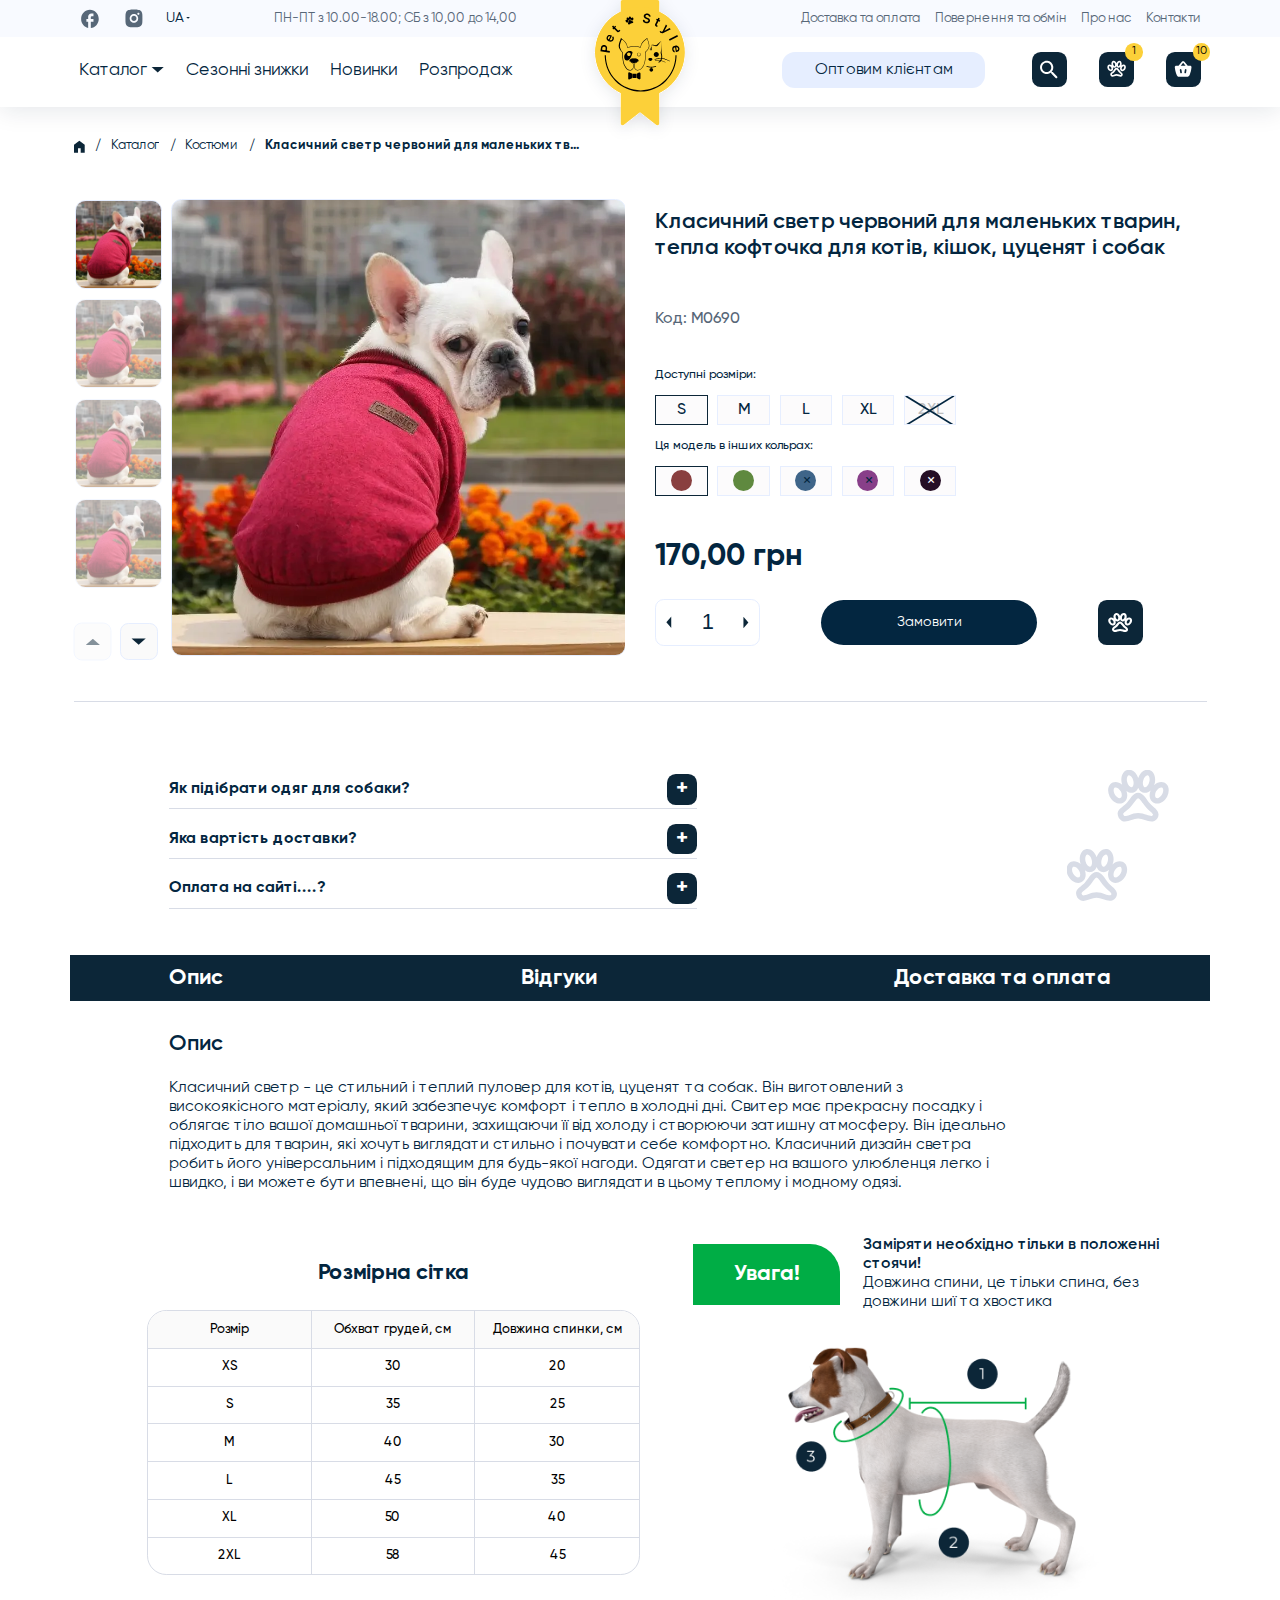
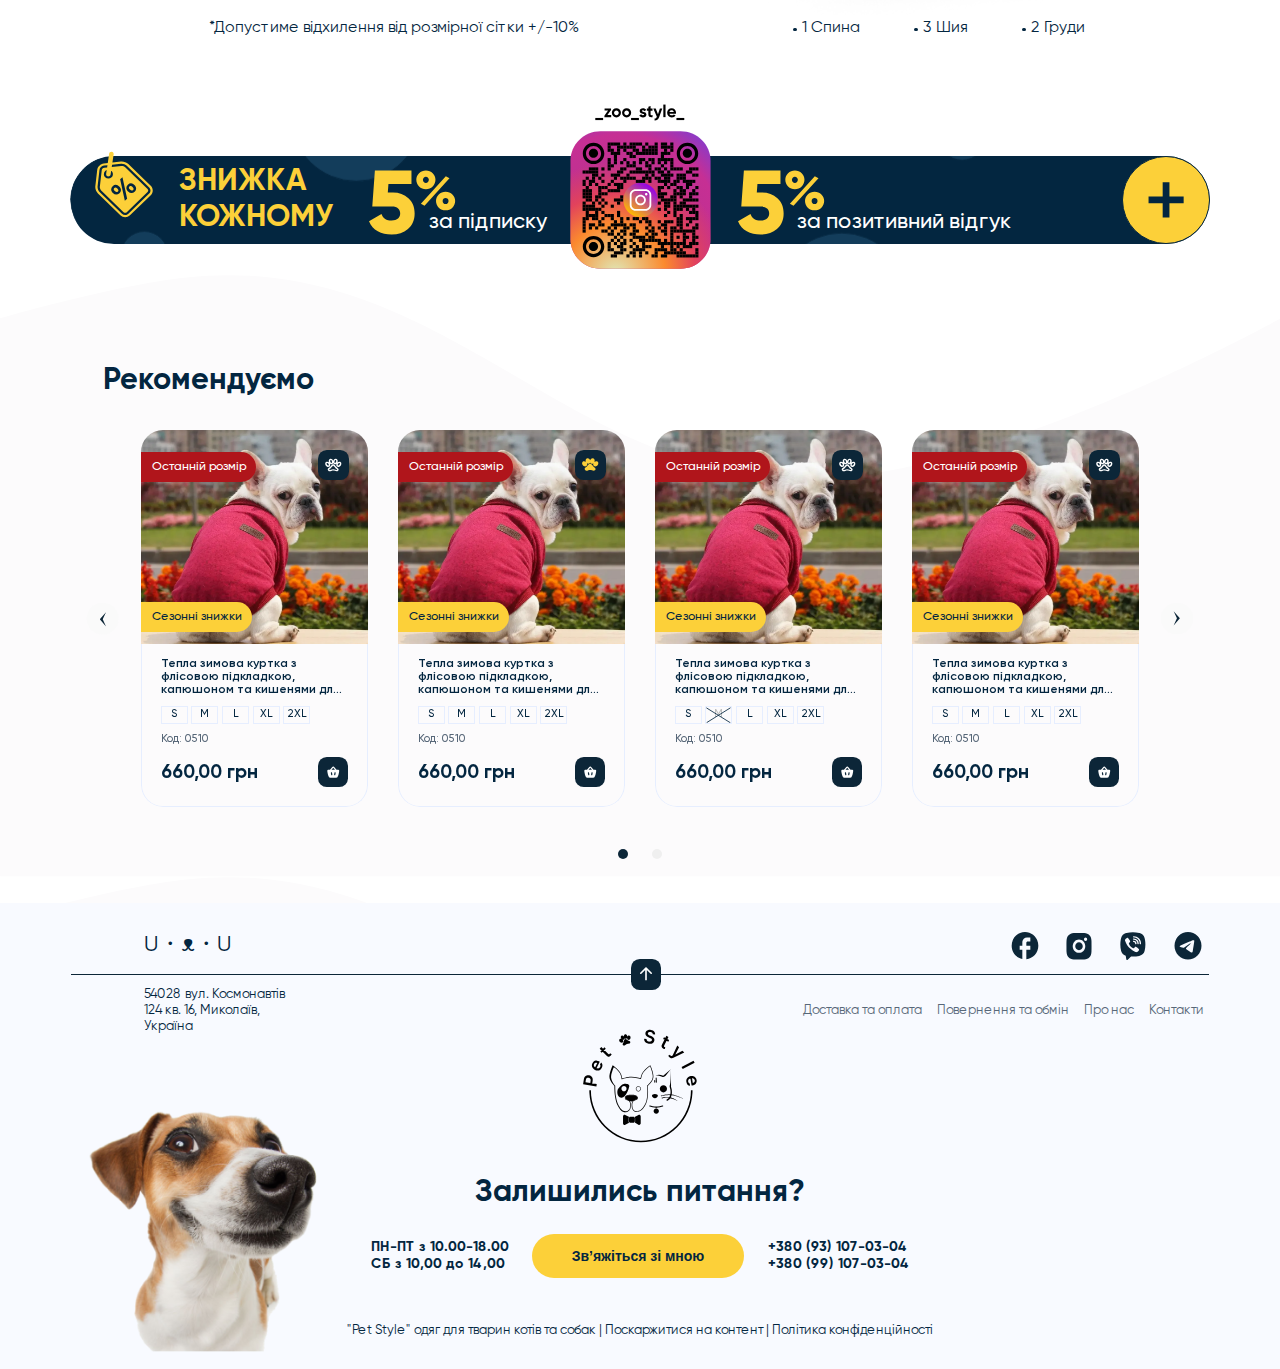
<file: card.html>
<!DOCTYPE html>
<html lang="uk">
<head>
    <meta charset="UTF-8">
    <title>Картка товару</title>

    <!-- Мета теги -->
    <meta name="viewport" content="width=device-width, initial-scale=1, maximum-scale=1, user-scalable=no"/>

    <!-- Подключение шрифтов -->
    <link rel="stylesheet" href="fonts/Gilroy/stylesheet.css">
    <link rel="stylesheet" href="fonts/Montserrat/stylesheet.css">

    <!-- Подключение плагинов (стили) -->
    <!--<link rel="stylesheet" href="libs/bootstrap/css/bootstrap-grid.min.css?v5.0.2">-->
    <link rel="stylesheet" href="libs/slick/slick.css?v1.8.1">
    <link
            rel="stylesheet"
            href="https://cdn.jsdelivr.net/npm/@fancyapps/ui@5.0/dist/fancybox/fancybox.css"
    />

    <!-- Подключение стилей сайта -->
    <link rel="stylesheet" href="css/custom.css">
    <link rel="stylesheet" href="css/header.css">
    <link rel="stylesheet" href="css/main.css">
    <link rel="stylesheet" href="css/footer.css">
    <link rel="stylesheet" href="css/media.css">

</head>
<body>

<!-- Динамический размер шрифта (desktop) -->
<script type="text/javascript">
    if(window.innerWidth > 767) {
        var proportion = 1440/16;
        function resizeFont() { document.body.style.fontSize = parseInt(document.body.offsetWidth/proportion) + 'px' }
        onload = onresize = resizeFont;
        if (document.addEventListener) document.addEventListener("DOMContentLoaded", resizeFont, null);
    }
</script>

<!-- <img alt="" data-src="/local/templates/site/img/logo.webp" class="logo-img"> -->
<!-- <div class="port-item-new" data-bg="/upload/iblock/faf1/m01qfgi7ld3qnbfa0eglxadz7j0lmf5x.webp"> -->

<!-- Шапка сайта -->
<header class="header header-desc">
    <div class="header__logo">
        <a href="/" class="h-logo">
            <img src="img/header/logo.svg" alt="LOGO" class="h-logo__img">
        </a>
    </div>
    <div class="header__top">
        <div class="container container-jcsb container-aic">
            <div class="h-info">
                <ul class="h-social">
                    <li class="h-social__item">
                        <a href="#" class="h-social__link" style="background-image: url(img/header/social/facebook.svg);"></a>
                    </li>
                    <li class="h-social__item">
                        <a href="#" class="h-social__link" style="background-image: url(img/header/social/instagram.svg);"></a>
                    </li>
                </ul>
                <div class="h-lang fz16 ff-Montserrat">
                    <a href="javascript:void(0);" class="h-lang__current">
                        UA
                    </a>
                    <ul class="h-lang__list" style="display: none;">
                        <li class="h-lang__item">
                            <a href="#" class="h-lang__link">
                                UA
                            </a>
                        </li>
                        <li class="h-lang__item">
                            <a href="#" class="h-lang__link">
                                RU
                            </a>
                        </li>
                    </ul>
                </div>
                <div class="h-working fz15">
                    ПН-ПТ з 10.00-18.00;  СБ з 10,00 до 14,00
                </div>
            </div>

            <ul class="h-menu fz15">
                <li class="h-menu__item">
                    <a href="#" class="h-menu__link">
                        Доставка та оплата
                    </a>
                </li>
                <li class="h-menu__item">
                    <a href="#" class="h-menu__link">
                        Повернення та обмін
                    </a>
                </li>
                <li class="h-menu__item">
                    <a href="#" class="h-menu__link">
                        Про нас
                    </a>
                </li>
                <li class="h-menu__item">
                    <a href="#" class="h-menu__link">
                        Контакти
                    </a>
                </li>
            </ul>
        </div>
    </div>
    <div class="header__bottom">
        <div class="container container-jcsb container-aic">

            <ul class="h-nav fz20">
                <li class="h-nav__item h-nav__item-sub">
                    <a href="#" class="h-nav__link">
                        Каталог
                    </a>
                    <div class="h-nav__submenu" style="display: none;">
                        <div class="h-nav__submenu__wrapper">
                            <div class="container container-jcsb">
                                <ul class="h-catalog">
                                    <li class="h-catalog__item">
                                        <a href="#" class="h-catalog__link">
                                            <i class="h-catalog__icon" style="background-image: url(img/category/1.svg);"></i>
                                            Худі, кофти, светри та світшоти
                                        </a>
                                    </li>
                                    <li class="h-catalog__item">
                                        <a href="#" class="h-catalog__link">
                                            <i class="h-catalog__icon" style="background-image: url(img/category/2.svg);"></i>
                                            Зимові куртки та теплі комбінезони
                                        </a>
                                    </li>
                                    <li class="h-catalog__item">
                                        <a href="#" class="h-catalog__link">
                                            <i class="h-catalog__icon" style="background-image: url(img/category/3.svg);"></i>
                                            Костюми
                                        </a>
                                    </li>
                                    <li class="h-catalog__item">
                                        <a href="#" class="h-catalog__link">
                                            <i class="h-catalog__icon" style="background-image: url(img/category/4.svg);"></i>
                                            Новорічний та різдвяний одяг
                                        </a>
                                    </li>
                                    <li class="h-catalog__item">
                                        <a href="#" class="h-catalog__link">
                                            <i class="h-catalog__icon" style="background-image: url(img/category/5.svg);"></i>
                                            В’язані речі
                                        </a>
                                    </li>
                                    <li class="h-catalog__item">
                                        <a href="#" class="h-catalog__link">
                                            <i class="h-catalog__icon" style="background-image: url(img/category/6.svg);"></i>
                                            Дощовики та осінньо-весняні куртки
                                        </a>
                                    </li>
                                    <li class="h-catalog__item">
                                        <a href="#" class="h-catalog__link">
                                            <i class="h-catalog__icon" style="background-image: url(img/category/7.svg);"></i>
                                            Жилетки
                                        </a>
                                    </li>
                                    <li class="h-catalog__item">
                                        <a href="#" class="h-catalog__link">
                                            <i class="h-catalog__icon" style="background-image: url(img/category/8.svg);"></i>
                                            Шлейки та повідці
                                        </a>
                                    </li>
                                    <li class="h-catalog__item">
                                        <a href="#" class="h-catalog__link">
                                            <i class="h-catalog__icon" style="background-image: url(img/category/9.svg);"></i>
                                            Футболки та майки
                                        </a>
                                    </li>
                                    <li class="h-catalog__item">
                                        <a href="#" class="h-catalog__link">
                                            <i class="h-catalog__icon" style="background-image: url(img/category/10.svg);"></i>
                                            Плаття/Спідниці
                                        </a>
                                    </li>
                                    <li class="h-catalog__item">
                                        <a href="#" class="h-catalog__link">
                                            <i class="h-catalog__icon" style="background-image: url(img/category/11.svg);"></i>
                                            Піжами
                                        </a>
                                    </li>
                                    <li class="h-catalog__item">
                                        <a href="#" class="h-catalog__link">
                                            <i class="h-catalog__icon" style="background-image: url(img/category/12.svg);"></i>
                                            Взуття
                                        </a>
                                    </li>
                                    <li class="h-catalog__item">
                                        <a href="#" class="h-catalog__link">
                                            <i class="h-catalog__icon" style="background-image: url(img/category/13.svg);"></i>
                                            Аксесуари та засоби догляду
                                        </a>
                                    </li>
                                    <li class="h-catalog__item">
                                        <a href="#" class="h-catalog__link">
                                            <i class="h-catalog__icon" style="background-image: url(img/category/14.svg);"></i>
                                            Лежаки та спальні місця
                                        </a>
                                    </li>
                                    <li class="h-catalog__item">
                                        <a href="#" class="h-catalog__link">
                                            <i class="h-catalog__icon" style="background-image: url(img/category/15.svg);"></i>
                                            Переноски
                                        </a>
                                    </li>
                                </ul>
                                <a href="#" class="h-banner" style="background-image: url(img/header/banner.jpg);">
                                    <div class="h-banner__content">
                                        <div class="h-banner__title">
                                            Тепла осінь
                                        </div>
                                        <div class="h-banner__discount">
                                            <div class="h-banner__additionally">
                                                Знижки<br>до
                                            </div>
                                            <div class="h-banner__percent">
                                                50%
                                            </div>
                                        </div>
                                    </div>
                                </a>
                            </div>
                        </div>
                    </div>
                </li>
                <li class="h-nav__item">
                    <a href="#" class="h-nav__link">
                        Сезонні знижки
                    </a>
                </li>
                <li class="h-nav__item">
                    <a href="#" class="h-nav__link">
                        Новинки
                    </a>
                </li>
                <li class="h-nav__item">
                    <a href="#" class="h-nav__link">
                        Розпродаж
                    </a>
                </li>
            </ul>

            <div class="h-panel">
                <a href="#" class="h-wholesalers button button-1 fz18">
                    Оптовим клієнтам
                </a>
                <ul class="h-shop">
                    <li class="h-shop__item">
                        <a href="#" class="h-shop__link" style="background-image: url(img/icons/button/search.svg);"></a>
                    </li>
                    <li class="h-shop__item">
                        <a href="#" class="h-shop__link" style="background-image: url(img/icons/button/paw.svg);">
                            <span class="h-shop__count">1</span>
                        </a>
                    </li>
                    <li class="h-shop__item">
                        <a href="#" class="h-shop__link" style="background-image: url(img/icons/button/basket.svg);">
                            <span class="h-shop__count">10</span>
                        </a>
                    </li>
                </ul>
            </div>

        </div>
    </div>
    <div class="header__catalog" style="display: none;">

    </div>
</header>

<header class="header header-mob">
    <div class="container container-jcsb container-aic">
        <a href="/" class="h-logo">
            <img src="img/footer/logo.svg" alt="LOGO" class="h-logo__img">
        </a>
        <a href="javascript:void(0);" class="h-burger"></a>
        <button style="display: none;" data-fancybox data-src="#header-menu"></button>
    </div>
</header>

<div class="page">

    <div class="section s8">
        <div class="container container-noflex">
            <ul class="s8-breadcrumbs">
                <li class="s8-breadcrumbs__item">
                    <a href="/" class="s8-breadcrumbs__link" style="background-image: url(img/icons/home.svg);"></a>
                </li>
                <li class="s8-breadcrumbs__item">
                    <a href="/" class="s8-breadcrumbs__link">
                        Каталог
                    </a>
                </li>
                <li class="s8-breadcrumbs__item">
                    <a href="/" class="s8-breadcrumbs__link">
                        Костюми
                    </a>
                </li>
                <li class="s8-breadcrumbs__item">
                    <a href="/" class="s8-breadcrumbs__link">
                        Класичний светр червоний для маленьких тварин, тепла кофточка для котів, кішок, цуценят і собак
                    </a>
                </li>
            </ul>
        </div>
    </div>

    <div class="section s11">
        <div class="container container-jcsb container-aic">
            <div class="s11-slider">

                <div class="s11-slider__nav">

                    <div class="s11-slider__nav__item">
                        <div class="s11-slider__nav__photo" style="background-image: url(img/product/1.webp);"></div>
                    </div>
                    <div class="s11-slider__nav__item">
                        <div class="s11-slider__nav__photo" style="background-image: url(img/product/1.webp);"></div>
                    </div>
                    <div class="s11-slider__nav__item">
                        <div class="s11-slider__nav__photo" style="background-image: url(img/product/1.webp);"></div>
                    </div>
                    <div class="s11-slider__nav__item">
                        <div class="s11-slider__nav__photo" style="background-image: url(img/product/1.webp);"></div>
                    </div>
                    <div class="s11-slider__nav__item">
                        <div class="s11-slider__nav__photo" style="background-image: url(img/product/1.webp);"></div>
                    </div>

                </div>

                <div class="s11-slider__for">

                    <div class="s11-slider__for__item">
                        <div class="s11-slider__for__photo" style="background-image: url(img/product/1.webp);"></div>
                    </div>
                    <div class="s11-slider__for__item">
                        <div class="s11-slider__for__photo" style="background-image: url(img/product/1.webp);"></div>
                    </div>
                    <div class="s11-slider__for__item">
                        <div class="s11-slider__for__photo" style="background-image: url(img/product/1.webp);"></div>
                    </div>
                    <div class="s11-slider__for__item">
                        <div class="s11-slider__for__photo" style="background-image: url(img/product/1.webp);"></div>
                    </div>
                    <div class="s11-slider__for__item">
                        <div class="s11-slider__for__photo" style="background-image: url(img/product/1.webp);"></div>
                    </div>

                </div>

            </div>
            <div class="s11-info">

                <div class="s11-info__title fw600">
                    Класичний светр червоний для маленьких тварин, тепла кофточка для котів, кішок, цуценят і собак
                </div>
                <div class="s11-info__code">
                    Код: M0690
                </div>

                <div class="s11-options">
                    <div class="s11-options__title">
                        Доступні розміри:
                    </div>
                    <ul class="s11-options__list">
                        <li class="s11-options__item">
                            <a href="#" class="s11-options__link s11-options__link-active">
                                S
                            </a>
                        </li>
                        <li class="s11-options__item">
                            <a href="#" class="s11-options__link">
                                M
                            </a>
                        </li>
                        <li class="s11-options__item">
                            <a href="#" class="s11-options__link">
                                L
                            </a>
                        </li>
                        <li class="s11-options__item">
                            <a href="#" class="s11-options__link">
                                XL
                            </a>
                        </li>
                        <li class="s11-options__item">
                            <a href="javascript:void(0);" class="s11-options__link s11-options__link-disable">
                                2XL
                            </a>
                        </li>
                    </ul>
                </div>

                <div class="s11-options">
                    <div class="s11-options__title">
                        Ця модель в інших кольрах:
                    </div>
                    <ul class="s11-options__list s11-options__list-color">
                        <li class="s11-options__item">
                            <a href="#" class="s11-options__link s11-options__link-active">
                                <span class="s11-options__color" style="background-color: #893F3F;"></span>
                            </a>
                        </li>
                        <li class="s11-options__item">
                            <a href="#" class="s11-options__link">
                                <span class="s11-options__color" style="background-color: #5F893F;"></span>
                            </a>
                        </li>
                        <li class="s11-options__item">
                            <a href="#" class="s11-options__link s11-options__link-disable">
                                <span class="s11-options__color" style="background-color: #3F6589;"></span>
                            </a>
                        </li>
                        <li class="s11-options__item">
                            <a href="javascript:void(0);" class="s11-options__link s11-options__link-disable">
                                <span class="s11-options__color" style="background-color: #883F89;"></span>
                            </a>
                        </li>
                        <li class="s11-options__item">
                            <a href="javascript:void(0);" class="s11-options__link s11-options__link-disable" style="color: #fff;">
                                <span class="s11-options__color" style="background-color: #250E25;"></span>
                            </a>
                        </li>
                    </ul>
                </div>

                <div class="s11-info__price">
                    170,00 грн
                </div>

                <div class="s11-info__bottom">

                    <div class="s11-counter">
                        <a href="javascript:void(0);" class="s11-counter__button s11-counter__button-minus" name="minus"></a>
                        <input type="number" class="s11-counter__input" value="1" min="1" step="1" readonly>
                        <a href="javascript:void(0);" class="s11-counter__button s11-counter__button-plus" name="plus"></a>
                    </div>

                    <a href="#" class="s11-info__button button button-2">
                        Замовити
                    </a>

                    <a href="#" class="s11-favorites"></a>

                </div>

            </div>

            <div class="s11-line"></div>
        </div>
    </div>

    <div class="s12 section">
        <div class="container container-jcsb">
            <ul class="s12-faq">
               <li class="s12-faq__item">
                   <a href="javascript:void(0);" class="s12-faq__top">
                       <span class="s12-faq__title">
                           Як підібрати одяг для собаки?
                       </span>
                       <span class="s12-faq__char" data-close="+" data-open="-">+</span>
                   </a>
                   <div class="s12-faq__content description" style="display: none;">
                       <b>Класичний светр</b> - це стильний і теплий пуловер для котів, цуценят та собак. Він виготовлений з високоякісного матеріалу, який забезпечує комфорт і тепло в холодні дні. Свитер має прекрасну посадку і облягає тіло вашої домашньої тварини, захищаючи її від холоду і створюючи затишну атмосферу. Він ідеально підходить для тварин, які хочуть виглядати стильно і почувати себе комфортно. Класичний дизайн светра робить його універсальним і підходящим для будь-якої нагоди. Одягати светер на вашого улюбленця легко і швидко, і ви можете бути впевнені, що він буде чудово виглядати в цьому теплому і модному одязі.
                   </div>
               </li>
                <li class="s12-faq__item">
                    <a href="javascript:void(0);" class="s12-faq__top">
                       <span class="s12-faq__title">
                           Яка вартість доставки?
                       </span>
                        <span class="s12-faq__char" data-close="+" data-open="-">+</span>
                    </a>
                    <div class="s12-faq__content description" style="display: none;">
                        <b>Класичний светр</b> - це стильний і теплий пуловер для котів, цуценят та собак. Він виготовлений з високоякісного матеріалу, який забезпечує комфорт і тепло в холодні дні. Свитер має прекрасну посадку і облягає тіло вашої домашньої тварини, захищаючи її від холоду і створюючи затишну атмосферу. Він ідеально підходить для тварин, які хочуть виглядати стильно і почувати себе комфортно. Класичний дизайн светра робить його універсальним і підходящим для будь-якої нагоди. Одягати светер на вашого улюбленця легко і швидко, і ви можете бути впевнені, що він буде чудово виглядати в цьому теплому і модному одязі.
                    </div>
                </li>
                <li class="s12-faq__item">
                    <a href="javascript:void(0);" class="s12-faq__top">
                       <span class="s12-faq__title">
                           Оплата на сайті....?
                       </span>
                        <span class="s12-faq__char" data-close="+" data-open="-">+</span>
                    </a>
                    <div class="s12-faq__content description" style="display: none;">
                        <b>Класичний светр</b> - це стильний і теплий пуловер для котів, цуценят та собак. Він виготовлений з високоякісного матеріалу, який забезпечує комфорт і тепло в холодні дні. Свитер має прекрасну посадку і облягає тіло вашої домашньої тварини, захищаючи її від холоду і створюючи затишну атмосферу. Він ідеально підходить для тварин, які хочуть виглядати стильно і почувати себе комфортно. Класичний дизайн светра робить його універсальним і підходящим для будь-якої нагоди. Одягати светер на вашого улюбленця легко і швидко, і ви можете бути впевнені, що він буде чудово виглядати в цьому теплому і модному одязі.
                    </div>
                </li>
            </ul>
            <div class="s12-paw" style="background-image: url(img/layout/paw.svg);"></div>
        </div>
    </div>

    <div class="s13 section">
        <div class="container container-noflex">
            <ul class="s13-tabs">
                <li class="s13-tabs__item">
                    <a href="javascript:void(0);" class="s13-tabs__link" data-id="1">
                        Опис
                    </a>
                </li>
                <li class="s13-tabs__item">
                    <a href="javascript:void(0);" class="s13-tabs__link" data-id="2">
                        Відгуки
                    </a>
                </li>
                <li class="s13-tabs__item">
                    <a href="javascript:void(0);" class="s13-tabs__link" data-id="3">
                        Доставка та оплата
                    </a>
                </li>
            </ul>

            <div class="s13-content">
                <div class="s13-content__area" data-id="1">
                    <div class="s13-description description">
                        <div class="s13-description__wrapper">
                            <h4 style="font-weight: 600">
                                Опис
                            </h4>
                            <p>
                                Класичний светр - це стильний і теплий пуловер для котів, цуценят та собак. Він виготовлений з високоякісного матеріалу, який забезпечує комфорт і тепло в холодні дні. Свитер має прекрасну посадку і облягає тіло вашої домашньої тварини, захищаючи її від холоду і створюючи затишну атмосферу. Він ідеально підходить для тварин, які хочуть виглядати стильно і почувати себе комфортно. Класичний дизайн светра робить його універсальним і підходящим для будь-якої нагоди. Одягати светер на вашого улюбленця легко і швидко, і ви можете бути впевнені, що він буде чудово виглядати в цьому теплому і модному одязі.
                            </p>
                        </div>
                    </div>
                    <div class="s13-sizer">
                        <div class="s13-sizer__left">
                            <div class="s13-sizer__title fw700">
                                Розмірна сітка
                            </div>
                            <table>
                                <tbody>
                                <tr>
                                    <th>Розмір</th>
                                    <th>Обхват грудей, см</th>
                                    <th>Довжина спинки, см</th>
                                </tr>
                                <tr>
                                    <td>XS</td>
                                    <td>30</td>
                                    <td>20</td>
                                </tr>
                                <tr>
                                    <td>S</td>
                                    <td>35</td>
                                    <td>25</td>
                                </tr>
                                <tr>
                                    <td>M</td>
                                    <td>40</td>
                                    <td>30</td>
                                </tr>
                                <tr>
                                    <td>L</td>
                                    <td>45</td>
                                    <td>35</td>
                                </tr>
                                <tr>
                                    <td>XL</td>
                                    <td>50</td>
                                    <td>40</td>
                                </tr>
                                <tr>
                                    <td>2XL</td>
                                    <td>58</td>
                                    <td>45</td>
                                </tr>
                                </tbody>
                            </table>
                            <div class="s13-sizer__text s13-sizer__dop">
                                *Допустиме відхилення від розмірної сітки  +/-10%
                            </div>
                        </div>
                        <div class="s13-sizer__right">
                            <div class="s13-warning">
                                <div class="s13-warning__top">
                                    <div class="s13-warning__tag">
                                        Увага!
                                    </div>
                                    <div class="s13-sizer__text s13-warning__text">
                                        <b>Заміряти необхідно тільки в положенні стоячи!</b>
                                        Довжина спини, це тільки спина, без довжини шиї та хвостика
                                    </div>
                                </div>
                                <img src="img/product/dog.png" alt="dog" class="s13-warning__dog">
                                <ul class="s13-warning__list">
                                    <li class="s13-warning__list__item">
                                        1 Спина
                                    </li>
                                    <li class="s13-warning__list__item">
                                        3 Шия
                                    </li>
                                    <li class="s13-warning__list__item">
                                        2 Груди
                                    </li>
                                </ul>
                            </div>
                        </div>
                    </div>
                </div>
                <div class="s13-content__area" data-id="2" style="display: none;">
                    <div class="s13-description description">
                        <div class="s13-description__wrapper">
                            <h4 style="font-weight: 600">
                                Відгуки
                            </h4>
                        </div>
                    </div>
                </div>
                <div class="s13-content__area" data-id="3" style="display: none;">
                    <div class="s13-description description">
                        <div class="s13-description__wrapper">
                            <h4 style="font-weight: 600">
                                Доставка та оплата
                            </h4>
                        </div>
                    </div>
                </div>
            </div>
        </div>
    </div>

    <div class="section s4">
        <div class="container">
            <div class="s4-discount">
                <div class="s4-discount__left">
                    <div class="s4-discount__title">
                        Знижка кожному
                    </div>
                    <div class="s4-discount__value">
                        <img class="s4-discount__percent" src="img/discount/5-percent.svg" alt="5">
                        за підписку
                        <span class="mob-show">за позитивний відгук</span>
                    </div>
                </div>
                <div class="s4-discount__center">
                    <img class="s4-discount__qr" src="img/discount/qr.svg" alt="qr">
                </div>
                <div class="s4-discount__right">
                    <div class="s4-discount__value">
                        <img class="s4-discount__percent" src="img/discount/5-percent.svg" alt="5">
                        за позитивний відгук
                    </div>
                </div>
                <a href="#" class="s4-discount__plus"></a>
            </div>
        </div>
    </div>

    <div class="section s6 s6-layout">
        <div class="container container-noflex">
            <div class="s6-info">
                <div class="s6-info__title fz35 fw700">
                    Рекомендуємо
                </div>
            </div>
            <div class="s6-slider">

                <div class="s6-slider__item">
                    <div class="product">
                        <div class="product__top">
                            <div class="product__photo" style="background-image: url(img/product/1.webp);"></div>
                            <div class="product__mark product__mark-last">Останній розмір</div>
                            <div class="product__mark product__mark-season">Сезонні знижки</div>
                            <a href="#" class="product__favorites"></a>
                        </div>
                        <div class="product__content">
                            <a href="#" class="product__title">
                                Тепла зимова куртка з флісовою підкладкою, капюшоном та кишенями для цуценят та ...
                            </a>
                            <ul class="product__size">
                                <li class="product__size__item">
                                    <a href="#" class="product__size__link">
                                        S
                                    </a>
                                </li>
                                <li class="product__size__item">
                                    <a href="#" class="product__size__link">
                                        M
                                    </a>
                                </li>
                                <li class="product__size__item">
                                    <a href="#" class="product__size__link">
                                        L
                                    </a>
                                </li>
                                <li class="product__size__item">
                                    <a href="#" class="product__size__link">
                                        XL
                                    </a>
                                </li>
                                <li class="product__size__item">
                                    <a href="#" class="product__size__link">
                                        2XL
                                    </a>
                                </li>
                            </ul>
                            <div class="product__code">
                                Код: 0510
                            </div>
                            <div class="product__bottom">
                                <div class="product__price">
                                    660,00 грн
                                </div>
                                <a href="#" class="product__basket"></a>
                            </div>
                        </div>
                    </div>
                </div>
                <div class="s6-slider__item">
                    <div class="product">
                        <div class="product__top">
                            <div class="product__photo" style="background-image: url(img/product/1.webp);"></div>
                            <div class="product__mark product__mark-last">Останній розмір</div>
                            <div class="product__mark product__mark-season">Сезонні знижки</div>
                            <a href="#" class="product__favorites product__favorites-active"></a>
                        </div>
                        <div class="product__content">
                            <a href="#" class="product__title">
                                Тепла зимова куртка з флісовою підкладкою, капюшоном та кишенями для цуценят та ...
                            </a>
                            <ul class="product__size">
                                <li class="product__size__item">
                                    <a href="#" class="product__size__link">
                                        S
                                    </a>
                                </li>
                                <li class="product__size__item">
                                    <a href="#" class="product__size__link">
                                        M
                                    </a>
                                </li>
                                <li class="product__size__item">
                                    <a href="#" class="product__size__link">
                                        L
                                    </a>
                                </li>
                                <li class="product__size__item">
                                    <a href="#" class="product__size__link">
                                        XL
                                    </a>
                                </li>
                                <li class="product__size__item">
                                    <a href="#" class="product__size__link">
                                        2XL
                                    </a>
                                </li>
                            </ul>
                            <div class="product__code">
                                Код: 0510
                            </div>
                            <div class="product__bottom">
                                <div class="product__price">
                                    660,00 грн
                                </div>
                                <a href="#" class="product__basket"></a>
                            </div>
                        </div>
                    </div>
                </div>
                <div class="s6-slider__item">
                    <div class="product">
                        <div class="product__top">
                            <div class="product__photo" style="background-image: url(img/product/1.webp);"></div>
                            <div class="product__mark product__mark-last">Останній розмір</div>
                            <div class="product__mark product__mark-season">Сезонні знижки</div>
                            <a href="#" class="product__favorites"></a>
                        </div>
                        <div class="product__content">
                            <a href="#" class="product__title">
                                Тепла зимова куртка з флісовою підкладкою, капюшоном та кишенями для цуценят та ...
                            </a>
                            <ul class="product__size">
                                <li class="product__size__item">
                                    <a href="#" class="product__size__link">
                                        S
                                    </a>
                                </li>
                                <li class="product__size__item">
                                    <a href="javascript:void(0);" class="product__size__link product__size__link-disable">
                                        M
                                    </a>
                                </li>
                                <li class="product__size__item">
                                    <a href="#" class="product__size__link">
                                        L
                                    </a>
                                </li>
                                <li class="product__size__item">
                                    <a href="#" class="product__size__link">
                                        XL
                                    </a>
                                </li>
                                <li class="product__size__item">
                                    <a href="#" class="product__size__link">
                                        2XL
                                    </a>
                                </li>
                            </ul>
                            <div class="product__code">
                                Код: 0510
                            </div>
                            <div class="product__bottom">
                                <div class="product__price">
                                    660,00 грн
                                </div>
                                <a href="#" class="product__basket"></a>
                            </div>
                        </div>
                    </div>
                </div>
                <div class="s6-slider__item">
                    <div class="product">
                        <div class="product__top">
                            <div class="product__photo" style="background-image: url(img/product/1.webp);"></div>
                            <div class="product__mark product__mark-last">Останній розмір</div>
                            <div class="product__mark product__mark-season">Сезонні знижки</div>
                            <a href="#" class="product__favorites"></a>
                        </div>
                        <div class="product__content">
                            <a href="#" class="product__title">
                                Тепла зимова куртка з флісовою підкладкою, капюшоном та кишенями для цуценят та ...
                            </a>
                            <ul class="product__size">
                                <li class="product__size__item">
                                    <a href="#" class="product__size__link">
                                        S
                                    </a>
                                </li>
                                <li class="product__size__item">
                                    <a href="#" class="product__size__link">
                                        M
                                    </a>
                                </li>
                                <li class="product__size__item">
                                    <a href="#" class="product__size__link">
                                        L
                                    </a>
                                </li>
                                <li class="product__size__item">
                                    <a href="#" class="product__size__link">
                                        XL
                                    </a>
                                </li>
                                <li class="product__size__item">
                                    <a href="#" class="product__size__link">
                                        2XL
                                    </a>
                                </li>
                            </ul>
                            <div class="product__code">
                                Код: 0510
                            </div>
                            <div class="product__bottom">
                                <div class="product__price">
                                    660,00 грн
                                </div>
                                <a href="#" class="product__basket"></a>
                            </div>
                        </div>
                    </div>
                </div>
                <div class="s6-slider__item">
                    <div class="product">
                        <div class="product__top">
                            <div class="product__photo" style="background-image: url(img/product/1.webp);"></div>
                            <div class="product__mark product__mark-last">Останній розмір</div>
                            <div class="product__mark product__mark-season">Сезонні знижки</div>
                            <a href="#" class="product__favorites"></a>
                        </div>
                        <div class="product__content">
                            <a href="#" class="product__title">
                                Тепла зимова куртка з флісовою підкладкою, капюшоном та кишенями для цуценят та ...
                            </a>
                            <ul class="product__size">
                                <li class="product__size__item">
                                    <a href="#" class="product__size__link">
                                        S
                                    </a>
                                </li>
                                <li class="product__size__item">
                                    <a href="#" class="product__size__link">
                                        M
                                    </a>
                                </li>
                                <li class="product__size__item">
                                    <a href="#" class="product__size__link">
                                        L
                                    </a>
                                </li>
                                <li class="product__size__item">
                                    <a href="#" class="product__size__link">
                                        XL
                                    </a>
                                </li>
                                <li class="product__size__item">
                                    <a href="#" class="product__size__link">
                                        2XL
                                    </a>
                                </li>
                            </ul>
                            <div class="product__code">
                                Код: 0510
                            </div>
                            <div class="product__bottom">
                                <div class="product__price">
                                    660,00 грн
                                </div>
                                <a href="#" class="product__basket"></a>
                            </div>
                        </div>
                    </div>
                </div>
                <div class="s6-slider__item">
                    <div class="product">
                        <div class="product__top">
                            <div class="product__photo" style="background-image: url(img/product/1.webp);"></div>
                            <div class="product__mark product__mark-last">Останній розмір</div>
                            <div class="product__mark product__mark-season">Сезонні знижки</div>
                            <a href="#" class="product__favorites"></a>
                        </div>
                        <div class="product__content">
                            <a href="#" class="product__title">
                                Тепла зимова куртка з флісовою підкладкою, капюшоном та кишенями для цуценят та ...
                            </a>
                            <ul class="product__size">
                                <li class="product__size__item">
                                    <a href="#" class="product__size__link">
                                        S
                                    </a>
                                </li>
                                <li class="product__size__item">
                                    <a href="#" class="product__size__link">
                                        M
                                    </a>
                                </li>
                                <li class="product__size__item">
                                    <a href="#" class="product__size__link">
                                        L
                                    </a>
                                </li>
                                <li class="product__size__item">
                                    <a href="#" class="product__size__link">
                                        XL
                                    </a>
                                </li>
                                <li class="product__size__item">
                                    <a href="#" class="product__size__link">
                                        2XL
                                    </a>
                                </li>
                            </ul>
                            <div class="product__code">
                                Код: 0510
                            </div>
                            <div class="product__bottom">
                                <div class="product__price">
                                    660,00 грн
                                </div>
                                <a href="#" class="product__basket"></a>
                            </div>
                        </div>
                    </div>
                </div>
                <div class="s6-slider__item">
                    <div class="product">
                        <div class="product__top">
                            <div class="product__photo" style="background-image: url(img/product/1.webp);"></div>
                            <div class="product__mark product__mark-last">Останній розмір</div>
                            <div class="product__mark product__mark-season">Сезонні знижки</div>
                            <a href="#" class="product__favorites"></a>
                        </div>
                        <div class="product__content">
                            <a href="#" class="product__title">
                                Тепла зимова куртка з флісовою підкладкою, капюшоном та кишенями для цуценят та ...
                            </a>
                            <ul class="product__size">
                                <li class="product__size__item">
                                    <a href="#" class="product__size__link">
                                        S
                                    </a>
                                </li>
                                <li class="product__size__item">
                                    <a href="#" class="product__size__link">
                                        M
                                    </a>
                                </li>
                                <li class="product__size__item">
                                    <a href="#" class="product__size__link">
                                        L
                                    </a>
                                </li>
                                <li class="product__size__item">
                                    <a href="#" class="product__size__link">
                                        XL
                                    </a>
                                </li>
                                <li class="product__size__item">
                                    <a href="#" class="product__size__link">
                                        2XL
                                    </a>
                                </li>
                            </ul>
                            <div class="product__code">
                                Код: 0510
                            </div>
                            <div class="product__bottom">
                                <div class="product__price">
                                    660,00 грн
                                </div>
                                <a href="#" class="product__basket"></a>
                            </div>
                        </div>
                    </div>
                </div>
                <div class="s6-slider__item">
                    <div class="product">
                        <div class="product__top">
                            <div class="product__photo" style="background-image: url(img/product/1.webp);"></div>
                            <div class="product__mark product__mark-last">Останній розмір</div>
                            <div class="product__mark product__mark-season">Сезонні знижки</div>
                            <a href="#" class="product__favorites"></a>
                        </div>
                        <div class="product__content">
                            <a href="#" class="product__title">
                                Тепла зимова куртка з флісовою підкладкою, капюшоном та кишенями для цуценят та ...
                            </a>
                            <ul class="product__size">
                                <li class="product__size__item">
                                    <a href="#" class="product__size__link">
                                        S
                                    </a>
                                </li>
                                <li class="product__size__item">
                                    <a href="#" class="product__size__link">
                                        M
                                    </a>
                                </li>
                                <li class="product__size__item">
                                    <a href="#" class="product__size__link">
                                        L
                                    </a>
                                </li>
                                <li class="product__size__item">
                                    <a href="#" class="product__size__link">
                                        XL
                                    </a>
                                </li>
                                <li class="product__size__item">
                                    <a href="#" class="product__size__link">
                                        2XL
                                    </a>
                                </li>
                            </ul>
                            <div class="product__code">
                                Код: 0510
                            </div>
                            <div class="product__bottom">
                                <div class="product__price">
                                    660,00 грн
                                </div>
                                <a href="#" class="product__basket"></a>
                            </div>
                        </div>
                    </div>
                </div>

            </div>
        </div>
    </div>

</div>


<footer class="footer">
    <div class="footer__top">
        <div class="container container-jcsb container-aic">
            <div class="f-char char">
                U・ᴥ・U
            </div>
            <ul class="f-social">
                <li class="f-social__item">
                    <a href="#" class="f-social__link" style="background-image: url(img/footer/social/facebook.svg);"></a>
                </li>
                <li class="f-social__item">
                    <a href="#" class="f-social__link" style="background-image: url(img/footer/social/instagram.svg);"></a>
                </li>
                <li class="f-social__item">
                    <a href="#" class="f-social__link" style="background-image: url(img/footer/social/viber.svg);"></a>
                </li>
                <li class="f-social__item">
                    <a href="#" class="f-social__link" style="background-image: url(img/footer/social/telegram.svg);"></a>
                </li>
            </ul>
            <a href="javascript:void(0);" class="f-up"></a>
        </div>
    </div>
    <div class="footer__center container container-jcsb container-aic">
        <div class="f-address fz15">
            54028  вул. Космонавтів 124 кв. 16, Миколаїв, Україна
        </div>
        <ul class="h-menu f-menu fz15">
            <li class="h-menu__item f-menu__item">
                <a href="#" class="h-menu__link f-menu__link">
                    Доставка та оплата
                </a>
            </li>
            <li class="h-menu__item f-menu__item">
                <a href="#" class="h-menu__link f-menu__link">
                    Повернення та обмін
                </a>
            </li>
            <li class="h-menu__item f-menu__item">
                <a href="#" class="h-menu__link f-menu__link">
                    Про нас
                </a>
            </li>
            <li class="h-menu__item f-menu__item">
                <a href="#" class="h-menu__link f-menu__link">
                    Контакти
                </a>
            </li>
        </ul>
        <div class="f-logo">
            <a href="/" class="f-logo__link">
                <img src="img/footer/logo.svg" alt="LOGO" class="f-logo__img">
            </a>
        </div>
    </div>
    <div class="footer__bottom">
        <div class="container container-noflex">
            <div class="f-info">
                <div class="f-info__title fz35 fw700">
                    Залишились питання?
                </div>
                <div class="f-info__row">
                    <div class="f-info__text">ПН-ПТ з 10.00-18.00<br>СБ з 10,00 до 14,00</div>
                    <button data-fancybox data-src="#feedback-form" class="f-info__button button button-3">
                        Зв’яжіться зі мною
                    </button>
                    <div class="f-info__text">+380 (93) 107-03-04<br>+380 (99) 107-03-04</div>
                </div>
                <div class="f-info__copy fz15">
                    "Pet Style" одяг для тварин котів та собак | <a href="https://my.prom.ua/report_abuse">Поскаржитися на контент</a> | <a href="https://my.prom.ua/privacy-policy">Політика конфіденційності</a>
                </div>
            </div>
            <div class="f-dog">
                <img src="img/footer/dog.png" alt="dog" class="f-dog__img">
            </div>
        </div>
    </div>
</footer>

<div class="navigator">
    <div class="container container-noflex">
        <ul class="n-menu">
            <li class="n-menu__item">
                <a href="#" class="n-menu__link n-menu__link-active">
                    <i class="n-menu__icon" style="background-image: url(img/icons/navigator/5.svg);"></i>
                    <span class="n-menu__title">
							Головна
						</span>
                </a>
            </li>
            <li class="n-menu__item">
                <a href="javascript:void(0);" class="n-menu__link n-menu__link-catalog">
                    <i class="n-menu__icon" style="background-image: url(img/icons/navigator/4.svg);"></i>
                    <span class="n-menu__title">
							Каталог
						</span>
                </a>
                <button style="display: none;" data-fancybox data-src="#categorys-more"></button>
            </li>
            <li class="n-menu__item">
                <a href="#" class="n-menu__link">
                    <i class="n-menu__icon" style="background-image: url(img/icons/navigator/3.svg);"></i>
                    <span class="n-menu__title">
							Пошук
						</span>
                </a>
            </li>
            <li class="n-menu__item">
                <a href="#" class="n-menu__link">
                    <i class="n-menu__icon" style="background-image: url(img/icons/navigator/2.svg);"></i>
                    <span class="n-menu__title">
							Обране
						</span>
                </a>
            </li>
            <li class="n-menu__item">
                <a href="#" class="n-menu__link">
                    <i class="n-menu__icon" style="background-image: url(img/icons/navigator/1.svg);"></i>
                    <span class="n-menu__title">
							Кошик
						</span>
                </a>
            </li>
        </ul>
    </div>
</div>

<!-- Подключение плагинов (скрипты) -->
<script src="libs/jquery/jquery.min.js?v3.7.1"></script>
<script src="js/lazyload.js"></script>
<script src="libs/slick/slick.min.js?v1.8.1"></script>
<script src="libs/jquery.inputmask.bundle.min.js"></script>
<script src="https://cdn.jsdelivr.net/npm/@fancyapps/ui@5.0/dist/fancybox/fancybox.umd.js"></script>

<!-- Подключение скриптов сайта -->
<script src="js/common.js"></script>
<script src="js/sliders.js"></script>

<div class="modal" id="feedback-form" style="display: none;">
    <div class="container">
        <div class="m-img" style="background-image: url(img/modal/dogs.webp);">
            <a href="/" class="m-img__logo" style="background-image: url(img/footer/logo.svg);"></a>
        </div>
        <div class="m-info">
            <div class="m-info__title fz35 fw700">
                З вами на зв`язку
            </div>
            <div class="m-info__form">
                <form action="">
                    <input type="text" name="name" class="m-info__input" placeholder="Ім’я" autocomplete="off">
                    <input type="text" name="phone" class="m-info__input phone" placeholder="+ 380 (__) __-__-___" autocomplete="off">
                    <button type="submit" class="m-info__button button button-2">
                        Надіслати
                    </button>
                </form>
            </div>
        </div>
    </div>
</div>

<div class="modal" id="header-menu" style="display: none; background-color: #fff;">
    <div class="container container-noflex">

        <div class="h-lang fz16 ff-Montserrat">
            <a href="javascript:void(0);" class="h-lang__current">
                UA
            </a>
            <ul class="h-lang__list" style="display: none;">
                <li class="h-lang__item">
                    <a href="#" class="h-lang__link">
                        UA
                    </a>
                </li>
                <li class="h-lang__item">
                    <a href="#" class="h-lang__link">
                        RU
                    </a>
                </li>
            </ul>
        </div>

        <ul class="h-menu fz15">
            <li class="h-menu__item">
                <a href="#" class="h-menu__link">
                    Доставка та оплата
                </a>
            </li>
            <li class="h-menu__item">
                <a href="#" class="h-menu__link">
                    Повернення та обмін
                </a>
            </li>
            <li class="h-menu__item">
                <a href="#" class="h-menu__link">
                    Про нас
                </a>
            </li>
            <li class="h-menu__item">
                <a href="#" class="h-menu__link">
                    Контакти
                </a>
            </li>
        </ul>

        <div class="m-contacts">
            <div class="m-contacts__title">
                Зв’язатися з нами:
            </div>
            <div class="m-contacts__info">
                ПН-ПТ з 10.00-18.00;  СБ з 10,00 до 14,00<br>
                <a href="tel:+380 (93) 107-03-04">+380 (93) 107-03-04;</a>  <a href="tel:+380 (99) 107-03-04">+380 (99) 107-03-04</a>
            </div>
        </div>

        <div class="m-social">
            <div class="m-social__title">
                Слідкуйте за нами:
            </div>
            <ul class="m-social__list">
                <li class="m-social__item">
                    <a href="#" class="m-social__link" style="background-image: url(img/icons/social/facebock.svg);"></a>
                </li>
                <li class="m-social__item">
                    <a href="#" class="m-social__link" style="background-image: url(img/icons/social/instagram.svg);"></a>
                </li>
            </ul>
        </div>

        <div class="m-wholesalers">
            <a href="#" class="m-wholesalers__button button button-3">
                Оптовим клієнтам
            </a>
        </div>

    </div>
</div>

<div class="modal" id="categorys-more" style="display: none; background-color: #fff;">
    <div class="container container-noflex">
        <div class="m-title fz20 fw700">
            Категорії
        </div>
        <ul class="m-catalog">
            <li class="m-catalog__item">
                <a href="#" class="m-catalog__link">
                    <i class="m-catalog__icon" style="background-image: url(img/category/1.svg);"></i>
                    Худі, кофти, светри та світшоти
                </a>
            </li>
            <li class="m-catalog__item">
                <a href="#" class="m-catalog__link">
                    <i class="m-catalog__icon" style="background-image: url(img/category/2.svg);"></i>
                    Зимові куртки та теплі комбінезони
                </a>
            </li>
            <li class="m-catalog__item">
                <a href="#" class="m-catalog__link">
                    <i class="m-catalog__icon" style="background-image: url(img/category/3.svg);"></i>
                    Костюми
                </a>
            </li>
            <li class="m-catalog__item">
                <a href="#" class="m-catalog__link">
                    <i class="m-catalog__icon" style="background-image: url(img/category/4.svg);"></i>
                    Новорічний та різдвяний одяг
                </a>
            </li>
            <li class="m-catalog__item">
                <a href="#" class="m-catalog__link">
                    <i class="m-catalog__icon" style="background-image: url(img/category/5.svg);"></i>
                    В’язані речі
                </a>
            </li>
            <li class="m-catalog__item">
                <a href="#" class="m-catalog__link">
                    <i class="m-catalog__icon" style="background-image: url(img/category/6.svg);"></i>
                    Дощовики та осінньо-весняні куртки
                </a>
            </li>
            <li class="m-catalog__item">
                <a href="#" class="m-catalog__link">
                    <i class="m-catalog__icon" style="background-image: url(img/category/7.svg);"></i>
                    Жилетки
                </a>
            </li>
            <li class="m-catalog__item">
                <a href="#" class="m-catalog__link">
                    <i class="m-catalog__icon" style="background-image: url(img/category/8.svg);"></i>
                    Шлейки та повідці
                </a>
            </li>
            <li class="m-catalog__item">
                <a href="#" class="m-catalog__link">
                    <i class="m-catalog__icon" style="background-image: url(img/category/9.svg);"></i>
                    Футболки та майки
                </a>
            </li>
            <li class="m-catalog__item">
                <a href="#" class="m-catalog__link">
                    <i class="m-catalog__icon" style="background-image: url(img/category/10.svg);"></i>
                    Плаття/Спідниці
                </a>
            </li>
            <li class="m-catalog__item">
                <a href="#" class="m-catalog__link">
                    <i class="m-catalog__icon" style="background-image: url(img/category/11.svg);"></i>
                    Піжами
                </a>
            </li>
            <li class="m-catalog__item">
                <a href="#" class="m-catalog__link">
                    <i class="m-catalog__icon" style="background-image: url(img/category/12.svg);"></i>
                    Взуття
                </a>
            </li>
            <li class="m-catalog__item">
                <a href="#" class="m-catalog__link">
                    <i class="m-catalog__icon" style="background-image: url(img/category/13.svg);"></i>
                    Аксесуари та засоби догляду
                </a>
            </li>
            <li class="m-catalog__item">
                <a href="#" class="m-catalog__link">
                    <i class="m-catalog__icon" style="background-image: url(img/category/14.svg);"></i>
                    Лежаки та спальні місця
                </a>
            </li>
            <li class="m-catalog__item">
                <a href="#" class="m-catalog__link">
                    <i class="m-catalog__icon" style="background-image: url(img/category/15.svg);"></i>
                    Переноски
                </a>
            </li>
        </ul>
    </div>
</div>

</body>
</html>
</file>
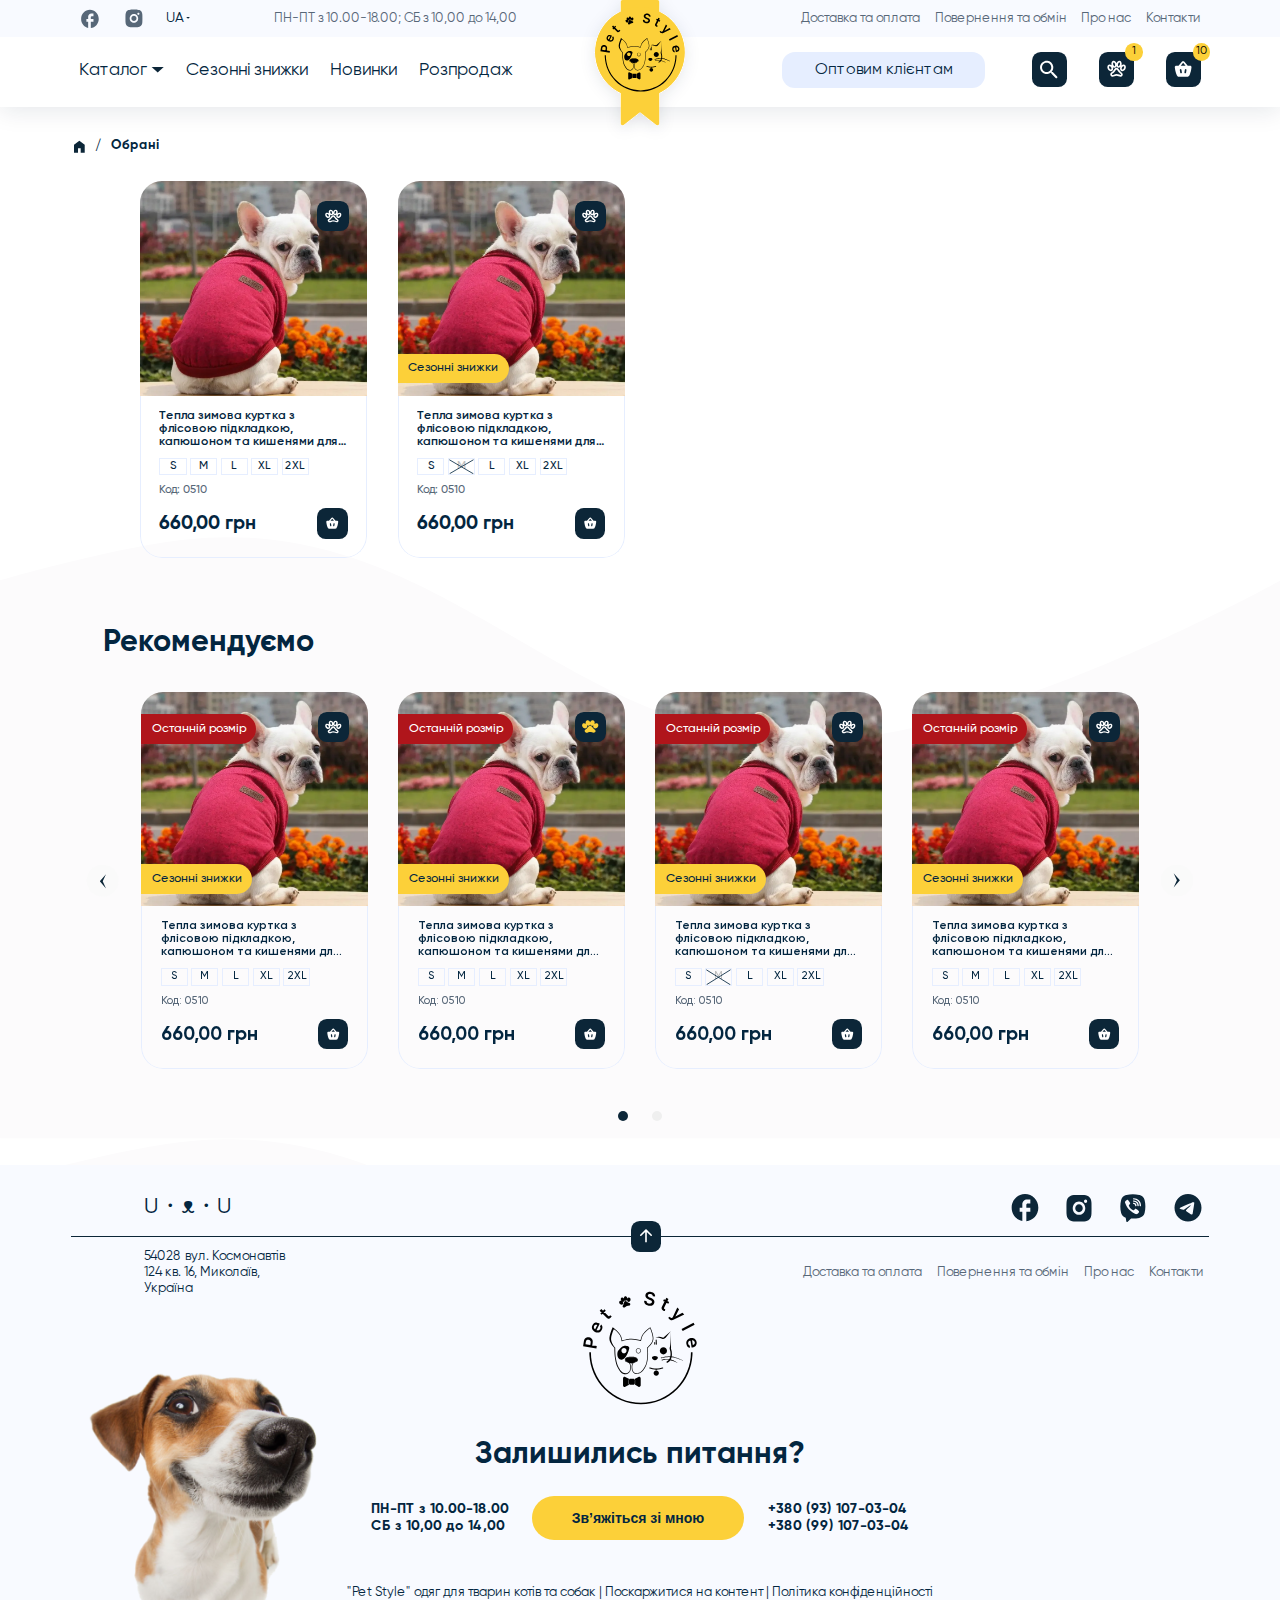
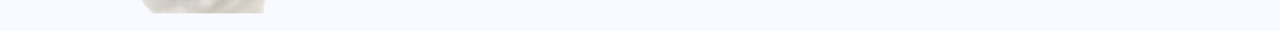
<file: favorites.html>
<!DOCTYPE html>
<html lang="uk">
<head>
    <meta charset="UTF-8">
    <title>Обрані</title>

    <!-- Мета теги -->
    <meta name="viewport" content="width=device-width, initial-scale=1, maximum-scale=1, user-scalable=no"/>

    <!-- Подключение шрифтов -->
    <link rel="stylesheet" href="fonts/Gilroy/stylesheet.css">
    <link rel="stylesheet" href="fonts/Montserrat/stylesheet.css">

    <!-- Подключение плагинов (стили) -->
    <!--<link rel="stylesheet" href="libs/bootstrap/css/bootstrap-grid.min.css?v5.0.2">-->
    <link rel="stylesheet" href="libs/slick/slick.css?v1.8.1">
    <link
            rel="stylesheet"
            href="https://cdn.jsdelivr.net/npm/@fancyapps/ui@5.0/dist/fancybox/fancybox.css"
    />

    <!-- Подключение стилей сайта -->
    <link rel="stylesheet" href="css/custom.css">
    <link rel="stylesheet" href="css/header.css">
    <link rel="stylesheet" href="css/main.css">
    <link rel="stylesheet" href="css/footer.css">
    <link rel="stylesheet" href="css/media.css">

</head>
<body>

<!-- Динамический размер шрифта (desktop) -->
<script type="text/javascript">
    if(window.innerWidth > 767) {
        var proportion = 1440/16;
        function resizeFont() { document.body.style.fontSize = parseInt(document.body.offsetWidth/proportion) + 'px' }
        onload = onresize = resizeFont;
        if (document.addEventListener) document.addEventListener("DOMContentLoaded", resizeFont, null);
    }
</script>

<!-- <img alt="" data-src="/local/templates/site/img/logo.webp" class="logo-img"> -->
<!-- <div class="port-item-new" data-bg="/upload/iblock/faf1/m01qfgi7ld3qnbfa0eglxadz7j0lmf5x.webp"> -->

<!-- Шапка сайта -->
<header class="header header-desc">
    <div class="header__logo">
        <a href="/" class="h-logo">
            <img src="img/header/logo.svg" alt="LOGO" class="h-logo__img">
        </a>
    </div>
    <div class="header__top">
        <div class="container container-jcsb container-aic">
            <div class="h-info">
                <ul class="h-social">
                    <li class="h-social__item">
                        <a href="#" class="h-social__link" style="background-image: url(img/header/social/facebook.svg);"></a>
                    </li>
                    <li class="h-social__item">
                        <a href="#" class="h-social__link" style="background-image: url(img/header/social/instagram.svg);"></a>
                    </li>
                </ul>
                <div class="h-lang fz16 ff-Montserrat">
                    <a href="javascript:void(0);" class="h-lang__current">
                        UA
                    </a>
                    <ul class="h-lang__list" style="display: none;">
                        <li class="h-lang__item">
                            <a href="#" class="h-lang__link">
                                UA
                            </a>
                        </li>
                        <li class="h-lang__item">
                            <a href="#" class="h-lang__link">
                                RU
                            </a>
                        </li>
                    </ul>
                </div>
                <div class="h-working fz15">
                    ПН-ПТ з 10.00-18.00;  СБ з 10,00 до 14,00
                </div>
            </div>

            <ul class="h-menu fz15">
                <li class="h-menu__item">
                    <a href="#" class="h-menu__link">
                        Доставка та оплата
                    </a>
                </li>
                <li class="h-menu__item">
                    <a href="#" class="h-menu__link">
                        Повернення та обмін
                    </a>
                </li>
                <li class="h-menu__item">
                    <a href="#" class="h-menu__link">
                        Про нас
                    </a>
                </li>
                <li class="h-menu__item">
                    <a href="#" class="h-menu__link">
                        Контакти
                    </a>
                </li>
            </ul>
        </div>
    </div>
    <div class="header__bottom">
        <div class="container container-jcsb container-aic">

            <ul class="h-nav fz20">
                <li class="h-nav__item h-nav__item-sub">
                    <a href="#" class="h-nav__link">
                        Каталог
                    </a>
                    <div class="h-nav__submenu" style="display: none;">
                        <div class="h-nav__submenu__wrapper">
                            <div class="container container-jcsb">
                                <ul class="h-catalog">
                                    <li class="h-catalog__item">
                                        <a href="#" class="h-catalog__link">
                                            <i class="h-catalog__icon" style="background-image: url(img/category/1.svg);"></i>
                                            Худі, кофти, светри та світшоти
                                        </a>
                                    </li>
                                    <li class="h-catalog__item">
                                        <a href="#" class="h-catalog__link">
                                            <i class="h-catalog__icon" style="background-image: url(img/category/2.svg);"></i>
                                            Зимові куртки та теплі комбінезони
                                        </a>
                                    </li>
                                    <li class="h-catalog__item">
                                        <a href="#" class="h-catalog__link">
                                            <i class="h-catalog__icon" style="background-image: url(img/category/3.svg);"></i>
                                            Костюми
                                        </a>
                                    </li>
                                    <li class="h-catalog__item">
                                        <a href="#" class="h-catalog__link">
                                            <i class="h-catalog__icon" style="background-image: url(img/category/4.svg);"></i>
                                            Новорічний та різдвяний одяг
                                        </a>
                                    </li>
                                    <li class="h-catalog__item">
                                        <a href="#" class="h-catalog__link">
                                            <i class="h-catalog__icon" style="background-image: url(img/category/5.svg);"></i>
                                            В’язані речі
                                        </a>
                                    </li>
                                    <li class="h-catalog__item">
                                        <a href="#" class="h-catalog__link">
                                            <i class="h-catalog__icon" style="background-image: url(img/category/6.svg);"></i>
                                            Дощовики та осінньо-весняні куртки
                                        </a>
                                    </li>
                                    <li class="h-catalog__item">
                                        <a href="#" class="h-catalog__link">
                                            <i class="h-catalog__icon" style="background-image: url(img/category/7.svg);"></i>
                                            Жилетки
                                        </a>
                                    </li>
                                    <li class="h-catalog__item">
                                        <a href="#" class="h-catalog__link">
                                            <i class="h-catalog__icon" style="background-image: url(img/category/8.svg);"></i>
                                            Шлейки та повідці
                                        </a>
                                    </li>
                                    <li class="h-catalog__item">
                                        <a href="#" class="h-catalog__link">
                                            <i class="h-catalog__icon" style="background-image: url(img/category/9.svg);"></i>
                                            Футболки та майки
                                        </a>
                                    </li>
                                    <li class="h-catalog__item">
                                        <a href="#" class="h-catalog__link">
                                            <i class="h-catalog__icon" style="background-image: url(img/category/10.svg);"></i>
                                            Плаття/Спідниці
                                        </a>
                                    </li>
                                    <li class="h-catalog__item">
                                        <a href="#" class="h-catalog__link">
                                            <i class="h-catalog__icon" style="background-image: url(img/category/11.svg);"></i>
                                            Піжами
                                        </a>
                                    </li>
                                    <li class="h-catalog__item">
                                        <a href="#" class="h-catalog__link">
                                            <i class="h-catalog__icon" style="background-image: url(img/category/12.svg);"></i>
                                            Взуття
                                        </a>
                                    </li>
                                    <li class="h-catalog__item">
                                        <a href="#" class="h-catalog__link">
                                            <i class="h-catalog__icon" style="background-image: url(img/category/13.svg);"></i>
                                            Аксесуари та засоби догляду
                                        </a>
                                    </li>
                                    <li class="h-catalog__item">
                                        <a href="#" class="h-catalog__link">
                                            <i class="h-catalog__icon" style="background-image: url(img/category/14.svg);"></i>
                                            Лежаки та спальні місця
                                        </a>
                                    </li>
                                    <li class="h-catalog__item">
                                        <a href="#" class="h-catalog__link">
                                            <i class="h-catalog__icon" style="background-image: url(img/category/15.svg);"></i>
                                            Переноски
                                        </a>
                                    </li>
                                </ul>
                                <a href="#" class="h-banner" style="background-image: url(img/header/banner.jpg);">
                                    <div class="h-banner__content">
                                        <div class="h-banner__title">
                                            Тепла осінь
                                        </div>
                                        <div class="h-banner__discount">
                                            <div class="h-banner__additionally">
                                                Знижки<br>до
                                            </div>
                                            <div class="h-banner__percent">
                                                50%
                                            </div>
                                        </div>
                                    </div>
                                </a>
                            </div>
                        </div>
                    </div>
                </li>
                <li class="h-nav__item">
                    <a href="#" class="h-nav__link">
                        Сезонні знижки
                    </a>
                </li>
                <li class="h-nav__item">
                    <a href="#" class="h-nav__link">
                        Новинки
                    </a>
                </li>
                <li class="h-nav__item">
                    <a href="#" class="h-nav__link">
                        Розпродаж
                    </a>
                </li>
            </ul>

            <div class="h-panel">
                <a href="#" class="h-wholesalers button button-1 fz18">
                    Оптовим клієнтам
                </a>
                <ul class="h-shop">
                    <li class="h-shop__item">
                        <a href="#" class="h-shop__link" style="background-image: url(img/icons/button/search.svg);"></a>
                    </li>
                    <li class="h-shop__item">
                        <a href="#" class="h-shop__link" style="background-image: url(img/icons/button/paw.svg);">
                            <span class="h-shop__count">1</span>
                        </a>
                    </li>
                    <li class="h-shop__item">
                        <a href="#" class="h-shop__link" style="background-image: url(img/icons/button/basket.svg);">
                            <span class="h-shop__count">10</span>
                        </a>
                    </li>
                </ul>
            </div>

        </div>
    </div>
    <div class="header__catalog" style="display: none;">

    </div>
</header>

<header class="header header-mob">
    <div class="container container-jcsb container-aic">
        <a href="/" class="h-logo">
            <img src="img/footer/logo.svg" alt="LOGO" class="h-logo__img">
        </a>
        <a href="javascript:void(0);" class="h-burger"></a>
        <button style="display: none;" data-fancybox data-src="#header-menu"></button>
    </div>
</header>

<div class="page">

    <div class="section s8">
        <div class="container container-noflex">
            <ul class="s8-breadcrumbs">
                <li class="s8-breadcrumbs__item">
                    <a href="/" class="s8-breadcrumbs__link" style="background-image: url(img/icons/home.svg);"></a>
                </li>
                <li class="s8-breadcrumbs__item">
                    <a href="/" class="s8-breadcrumbs__link">
                        Обрані
                    </a>
                </li>
            </ul>
        </div>
    </div>

    <div class="section s15">
        <div class="container container-noflex">
            <div class="s15-goods">

                <div class="s15-goods__item">
                    <div class="product">
                        <div class="product__top">
                            <div class="product__photo" style="background-image: url(img/product/1.webp);"></div>
                            <a href="#" class="product__favorites"></a>
                        </div>
                        <div class="product__content">
                            <a href="#" class="product__title">
                                Тепла зимова куртка з флісовою підкладкою, капюшоном та кишенями для цуценят та ...
                            </a>
                            <ul class="product__size">
                                <li class="product__size__item">
                                    <a href="#" class="product__size__link">
                                        S
                                    </a>
                                </li>
                                <li class="product__size__item">
                                    <a href="#" class="product__size__link">
                                        M
                                    </a>
                                </li>
                                <li class="product__size__item">
                                    <a href="#" class="product__size__link">
                                        L
                                    </a>
                                </li>
                                <li class="product__size__item">
                                    <a href="#" class="product__size__link">
                                        XL
                                    </a>
                                </li>
                                <li class="product__size__item">
                                    <a href="#" class="product__size__link">
                                        2XL
                                    </a>
                                </li>
                            </ul>
                            <div class="product__code">
                                Код: 0510
                            </div>
                            <div class="product__bottom">
                                <div class="product__price">
                                    660,00 грн
                                </div>
                                <a href="#" class="product__basket"></a>
                            </div>
                        </div>
                    </div>
                </div>

                <div class="s15-goods__item">
                    <div class="product">
                        <div class="product__top">
                            <div class="product__photo" style="background-image: url(img/product/1.webp);"></div>
                            <div class="product__mark product__mark-season">Сезонні знижки</div>
                            <a href="#" class="product__favorites"></a>
                        </div>
                        <div class="product__content">
                            <a href="#" class="product__title">
                                Тепла зимова куртка з флісовою підкладкою, капюшоном та кишенями для цуценят та ...
                            </a>
                            <ul class="product__size">
                                <li class="product__size__item">
                                    <a href="#" class="product__size__link">
                                        S
                                    </a>
                                </li>
                                <li class="product__size__item">
                                    <a href="javascript:void(0);" class="product__size__link product__size__link-disable">
                                        M
                                    </a>
                                </li>
                                <li class="product__size__item">
                                    <a href="#" class="product__size__link">
                                        L
                                    </a>
                                </li>
                                <li class="product__size__item">
                                    <a href="#" class="product__size__link">
                                        XL
                                    </a>
                                </li>
                                <li class="product__size__item">
                                    <a href="#" class="product__size__link">
                                        2XL
                                    </a>
                                </li>
                            </ul>
                            <div class="product__code">
                                Код: 0510
                            </div>
                            <div class="product__bottom">
                                <div class="product__price">
                                    660,00 грн
                                </div>
                                <a href="#" class="product__basket"></a>
                            </div>
                        </div>
                    </div>
                </div>

            </div>
        </div>
    </div>

    <div class="section s6 s6-layout s6-last">
        <div class="container container-noflex">
            <div class="s6-info">
                <div class="s6-info__title fz35 fw700">
                    Рекомендуємо
                </div>
            </div>
            <div class="s6-slider">

                <div class="s6-slider__item">
                    <div class="product">
                        <div class="product__top">
                            <div class="product__photo" style="background-image: url(img/product/1.webp);"></div>
                            <div class="product__mark product__mark-last">Останній розмір</div>
                            <div class="product__mark product__mark-season">Сезонні знижки</div>
                            <a href="#" class="product__favorites"></a>
                        </div>
                        <div class="product__content">
                            <a href="#" class="product__title">
                                Тепла зимова куртка з флісовою підкладкою, капюшоном та кишенями для цуценят та ...
                            </a>
                            <ul class="product__size">
                                <li class="product__size__item">
                                    <a href="#" class="product__size__link">
                                        S
                                    </a>
                                </li>
                                <li class="product__size__item">
                                    <a href="#" class="product__size__link">
                                        M
                                    </a>
                                </li>
                                <li class="product__size__item">
                                    <a href="#" class="product__size__link">
                                        L
                                    </a>
                                </li>
                                <li class="product__size__item">
                                    <a href="#" class="product__size__link">
                                        XL
                                    </a>
                                </li>
                                <li class="product__size__item">
                                    <a href="#" class="product__size__link">
                                        2XL
                                    </a>
                                </li>
                            </ul>
                            <div class="product__code">
                                Код: 0510
                            </div>
                            <div class="product__bottom">
                                <div class="product__price">
                                    660,00 грн
                                </div>
                                <a href="#" class="product__basket"></a>
                            </div>
                        </div>
                    </div>
                </div>
                <div class="s6-slider__item">
                    <div class="product">
                        <div class="product__top">
                            <div class="product__photo" style="background-image: url(img/product/1.webp);"></div>
                            <div class="product__mark product__mark-last">Останній розмір</div>
                            <div class="product__mark product__mark-season">Сезонні знижки</div>
                            <a href="#" class="product__favorites product__favorites-active"></a>
                        </div>
                        <div class="product__content">
                            <a href="#" class="product__title">
                                Тепла зимова куртка з флісовою підкладкою, капюшоном та кишенями для цуценят та ...
                            </a>
                            <ul class="product__size">
                                <li class="product__size__item">
                                    <a href="#" class="product__size__link">
                                        S
                                    </a>
                                </li>
                                <li class="product__size__item">
                                    <a href="#" class="product__size__link">
                                        M
                                    </a>
                                </li>
                                <li class="product__size__item">
                                    <a href="#" class="product__size__link">
                                        L
                                    </a>
                                </li>
                                <li class="product__size__item">
                                    <a href="#" class="product__size__link">
                                        XL
                                    </a>
                                </li>
                                <li class="product__size__item">
                                    <a href="#" class="product__size__link">
                                        2XL
                                    </a>
                                </li>
                            </ul>
                            <div class="product__code">
                                Код: 0510
                            </div>
                            <div class="product__bottom">
                                <div class="product__price">
                                    660,00 грн
                                </div>
                                <a href="#" class="product__basket"></a>
                            </div>
                        </div>
                    </div>
                </div>
                <div class="s6-slider__item">
                    <div class="product">
                        <div class="product__top">
                            <div class="product__photo" style="background-image: url(img/product/1.webp);"></div>
                            <div class="product__mark product__mark-last">Останній розмір</div>
                            <div class="product__mark product__mark-season">Сезонні знижки</div>
                            <a href="#" class="product__favorites"></a>
                        </div>
                        <div class="product__content">
                            <a href="#" class="product__title">
                                Тепла зимова куртка з флісовою підкладкою, капюшоном та кишенями для цуценят та ...
                            </a>
                            <ul class="product__size">
                                <li class="product__size__item">
                                    <a href="#" class="product__size__link">
                                        S
                                    </a>
                                </li>
                                <li class="product__size__item">
                                    <a href="javascript:void(0);" class="product__size__link product__size__link-disable">
                                        M
                                    </a>
                                </li>
                                <li class="product__size__item">
                                    <a href="#" class="product__size__link">
                                        L
                                    </a>
                                </li>
                                <li class="product__size__item">
                                    <a href="#" class="product__size__link">
                                        XL
                                    </a>
                                </li>
                                <li class="product__size__item">
                                    <a href="#" class="product__size__link">
                                        2XL
                                    </a>
                                </li>
                            </ul>
                            <div class="product__code">
                                Код: 0510
                            </div>
                            <div class="product__bottom">
                                <div class="product__price">
                                    660,00 грн
                                </div>
                                <a href="#" class="product__basket"></a>
                            </div>
                        </div>
                    </div>
                </div>
                <div class="s6-slider__item">
                    <div class="product">
                        <div class="product__top">
                            <div class="product__photo" style="background-image: url(img/product/1.webp);"></div>
                            <div class="product__mark product__mark-last">Останній розмір</div>
                            <div class="product__mark product__mark-season">Сезонні знижки</div>
                            <a href="#" class="product__favorites"></a>
                        </div>
                        <div class="product__content">
                            <a href="#" class="product__title">
                                Тепла зимова куртка з флісовою підкладкою, капюшоном та кишенями для цуценят та ...
                            </a>
                            <ul class="product__size">
                                <li class="product__size__item">
                                    <a href="#" class="product__size__link">
                                        S
                                    </a>
                                </li>
                                <li class="product__size__item">
                                    <a href="#" class="product__size__link">
                                        M
                                    </a>
                                </li>
                                <li class="product__size__item">
                                    <a href="#" class="product__size__link">
                                        L
                                    </a>
                                </li>
                                <li class="product__size__item">
                                    <a href="#" class="product__size__link">
                                        XL
                                    </a>
                                </li>
                                <li class="product__size__item">
                                    <a href="#" class="product__size__link">
                                        2XL
                                    </a>
                                </li>
                            </ul>
                            <div class="product__code">
                                Код: 0510
                            </div>
                            <div class="product__bottom">
                                <div class="product__price">
                                    660,00 грн
                                </div>
                                <a href="#" class="product__basket"></a>
                            </div>
                        </div>
                    </div>
                </div>
                <div class="s6-slider__item">
                    <div class="product">
                        <div class="product__top">
                            <div class="product__photo" style="background-image: url(img/product/1.webp);"></div>
                            <div class="product__mark product__mark-last">Останній розмір</div>
                            <div class="product__mark product__mark-season">Сезонні знижки</div>
                            <a href="#" class="product__favorites"></a>
                        </div>
                        <div class="product__content">
                            <a href="#" class="product__title">
                                Тепла зимова куртка з флісовою підкладкою, капюшоном та кишенями для цуценят та ...
                            </a>
                            <ul class="product__size">
                                <li class="product__size__item">
                                    <a href="#" class="product__size__link">
                                        S
                                    </a>
                                </li>
                                <li class="product__size__item">
                                    <a href="#" class="product__size__link">
                                        M
                                    </a>
                                </li>
                                <li class="product__size__item">
                                    <a href="#" class="product__size__link">
                                        L
                                    </a>
                                </li>
                                <li class="product__size__item">
                                    <a href="#" class="product__size__link">
                                        XL
                                    </a>
                                </li>
                                <li class="product__size__item">
                                    <a href="#" class="product__size__link">
                                        2XL
                                    </a>
                                </li>
                            </ul>
                            <div class="product__code">
                                Код: 0510
                            </div>
                            <div class="product__bottom">
                                <div class="product__price">
                                    660,00 грн
                                </div>
                                <a href="#" class="product__basket"></a>
                            </div>
                        </div>
                    </div>
                </div>
                <div class="s6-slider__item">
                    <div class="product">
                        <div class="product__top">
                            <div class="product__photo" style="background-image: url(img/product/1.webp);"></div>
                            <div class="product__mark product__mark-last">Останній розмір</div>
                            <div class="product__mark product__mark-season">Сезонні знижки</div>
                            <a href="#" class="product__favorites"></a>
                        </div>
                        <div class="product__content">
                            <a href="#" class="product__title">
                                Тепла зимова куртка з флісовою підкладкою, капюшоном та кишенями для цуценят та ...
                            </a>
                            <ul class="product__size">
                                <li class="product__size__item">
                                    <a href="#" class="product__size__link">
                                        S
                                    </a>
                                </li>
                                <li class="product__size__item">
                                    <a href="#" class="product__size__link">
                                        M
                                    </a>
                                </li>
                                <li class="product__size__item">
                                    <a href="#" class="product__size__link">
                                        L
                                    </a>
                                </li>
                                <li class="product__size__item">
                                    <a href="#" class="product__size__link">
                                        XL
                                    </a>
                                </li>
                                <li class="product__size__item">
                                    <a href="#" class="product__size__link">
                                        2XL
                                    </a>
                                </li>
                            </ul>
                            <div class="product__code">
                                Код: 0510
                            </div>
                            <div class="product__bottom">
                                <div class="product__price">
                                    660,00 грн
                                </div>
                                <a href="#" class="product__basket"></a>
                            </div>
                        </div>
                    </div>
                </div>
                <div class="s6-slider__item">
                    <div class="product">
                        <div class="product__top">
                            <div class="product__photo" style="background-image: url(img/product/1.webp);"></div>
                            <div class="product__mark product__mark-last">Останній розмір</div>
                            <div class="product__mark product__mark-season">Сезонні знижки</div>
                            <a href="#" class="product__favorites"></a>
                        </div>
                        <div class="product__content">
                            <a href="#" class="product__title">
                                Тепла зимова куртка з флісовою підкладкою, капюшоном та кишенями для цуценят та ...
                            </a>
                            <ul class="product__size">
                                <li class="product__size__item">
                                    <a href="#" class="product__size__link">
                                        S
                                    </a>
                                </li>
                                <li class="product__size__item">
                                    <a href="#" class="product__size__link">
                                        M
                                    </a>
                                </li>
                                <li class="product__size__item">
                                    <a href="#" class="product__size__link">
                                        L
                                    </a>
                                </li>
                                <li class="product__size__item">
                                    <a href="#" class="product__size__link">
                                        XL
                                    </a>
                                </li>
                                <li class="product__size__item">
                                    <a href="#" class="product__size__link">
                                        2XL
                                    </a>
                                </li>
                            </ul>
                            <div class="product__code">
                                Код: 0510
                            </div>
                            <div class="product__bottom">
                                <div class="product__price">
                                    660,00 грн
                                </div>
                                <a href="#" class="product__basket"></a>
                            </div>
                        </div>
                    </div>
                </div>
                <div class="s6-slider__item">
                    <div class="product">
                        <div class="product__top">
                            <div class="product__photo" style="background-image: url(img/product/1.webp);"></div>
                            <div class="product__mark product__mark-last">Останній розмір</div>
                            <div class="product__mark product__mark-season">Сезонні знижки</div>
                            <a href="#" class="product__favorites"></a>
                        </div>
                        <div class="product__content">
                            <a href="#" class="product__title">
                                Тепла зимова куртка з флісовою підкладкою, капюшоном та кишенями для цуценят та ...
                            </a>
                            <ul class="product__size">
                                <li class="product__size__item">
                                    <a href="#" class="product__size__link">
                                        S
                                    </a>
                                </li>
                                <li class="product__size__item">
                                    <a href="#" class="product__size__link">
                                        M
                                    </a>
                                </li>
                                <li class="product__size__item">
                                    <a href="#" class="product__size__link">
                                        L
                                    </a>
                                </li>
                                <li class="product__size__item">
                                    <a href="#" class="product__size__link">
                                        XL
                                    </a>
                                </li>
                                <li class="product__size__item">
                                    <a href="#" class="product__size__link">
                                        2XL
                                    </a>
                                </li>
                            </ul>
                            <div class="product__code">
                                Код: 0510
                            </div>
                            <div class="product__bottom">
                                <div class="product__price">
                                    660,00 грн
                                </div>
                                <a href="#" class="product__basket"></a>
                            </div>
                        </div>
                    </div>
                </div>

            </div>
        </div>
    </div>

</div>


<footer class="footer">
    <div class="footer__top">
        <div class="container container-jcsb container-aic">
            <div class="f-char char">
                U・ᴥ・U
            </div>
            <ul class="f-social">
                <li class="f-social__item">
                    <a href="#" class="f-social__link" style="background-image: url(img/footer/social/facebook.svg);"></a>
                </li>
                <li class="f-social__item">
                    <a href="#" class="f-social__link" style="background-image: url(img/footer/social/instagram.svg);"></a>
                </li>
                <li class="f-social__item">
                    <a href="#" class="f-social__link" style="background-image: url(img/footer/social/viber.svg);"></a>
                </li>
                <li class="f-social__item">
                    <a href="#" class="f-social__link" style="background-image: url(img/footer/social/telegram.svg);"></a>
                </li>
            </ul>
            <a href="javascript:void(0);" class="f-up"></a>
        </div>
    </div>
    <div class="footer__center container container-jcsb container-aic">
        <div class="f-address fz15">
            54028  вул. Космонавтів 124 кв. 16, Миколаїв, Україна
        </div>
        <ul class="h-menu f-menu fz15">
            <li class="h-menu__item f-menu__item">
                <a href="#" class="h-menu__link f-menu__link">
                    Доставка та оплата
                </a>
            </li>
            <li class="h-menu__item f-menu__item">
                <a href="#" class="h-menu__link f-menu__link">
                    Повернення та обмін
                </a>
            </li>
            <li class="h-menu__item f-menu__item">
                <a href="#" class="h-menu__link f-menu__link">
                    Про нас
                </a>
            </li>
            <li class="h-menu__item f-menu__item">
                <a href="#" class="h-menu__link f-menu__link">
                    Контакти
                </a>
            </li>
        </ul>
        <div class="f-logo">
            <a href="/" class="f-logo__link">
                <img src="img/footer/logo.svg" alt="LOGO" class="f-logo__img">
            </a>
        </div>
    </div>
    <div class="footer__bottom">
        <div class="container container-noflex">
            <div class="f-info">
                <div class="f-info__title fz35 fw700">
                    Залишились питання?
                </div>
                <div class="f-info__row">
                    <div class="f-info__text">ПН-ПТ з 10.00-18.00<br>СБ з 10,00 до 14,00</div>
                    <button data-fancybox data-src="#feedback-form" class="f-info__button button button-3">
                        Зв’яжіться зі мною
                    </button>
                    <div class="f-info__text">+380 (93) 107-03-04<br>+380 (99) 107-03-04</div>
                </div>
                <div class="f-info__copy fz15">
                    "Pet Style" одяг для тварин котів та собак | <a href="https://my.prom.ua/report_abuse">Поскаржитися на контент</a> | <a href="https://my.prom.ua/privacy-policy">Політика конфіденційності</a>
                </div>
            </div>
            <div class="f-dog">
                <img src="img/footer/dog.png" alt="dog" class="f-dog__img">
            </div>
        </div>
    </div>
</footer>

<div class="navigator">
    <div class="container container-noflex">
        <ul class="n-menu">
            <li class="n-menu__item">
                <a href="#" class="n-menu__link n-menu__link-active">
                    <i class="n-menu__icon" style="background-image: url(img/icons/navigator/5.svg);"></i>
                    <span class="n-menu__title">
							Головна
						</span>
                </a>
            </li>
            <li class="n-menu__item">
                <a href="javascript:void(0);" class="n-menu__link n-menu__link-catalog">
                    <i class="n-menu__icon" style="background-image: url(img/icons/navigator/4.svg);"></i>
                    <span class="n-menu__title">
							Каталог
						</span>
                </a>
                <button style="display: none;" data-fancybox data-src="#categorys-more"></button>
            </li>
            <li class="n-menu__item">
                <a href="#" class="n-menu__link">
                    <i class="n-menu__icon" style="background-image: url(img/icons/navigator/3.svg);"></i>
                    <span class="n-menu__title">
							Пошук
						</span>
                </a>
            </li>
            <li class="n-menu__item">
                <a href="#" class="n-menu__link">
                    <i class="n-menu__icon" style="background-image: url(img/icons/navigator/2.svg);"></i>
                    <span class="n-menu__title">
							Обране
						</span>
                </a>
            </li>
            <li class="n-menu__item">
                <a href="#" class="n-menu__link">
                    <i class="n-menu__icon" style="background-image: url(img/icons/navigator/1.svg);"></i>
                    <span class="n-menu__title">
							Кошик
						</span>
                </a>
            </li>
        </ul>
    </div>
</div>

<!-- Подключение плагинов (скрипты) -->
<script src="libs/jquery/jquery.min.js?v3.7.1"></script>
<script src="js/lazyload.js"></script>
<script src="libs/slick/slick.min.js?v1.8.1"></script>
<script src="libs/jquery.inputmask.bundle.min.js"></script>
<script src="https://cdn.jsdelivr.net/npm/@fancyapps/ui@5.0/dist/fancybox/fancybox.umd.js"></script>

<!-- Подключение скриптов сайта -->
<script src="js/common.js"></script>
<script src="js/sliders.js"></script>

<div class="modal" id="feedback-form" style="display: none;">
    <div class="container">
        <div class="m-img" style="background-image: url(img/modal/dogs.webp);">
            <a href="/" class="m-img__logo" style="background-image: url(img/footer/logo.svg);"></a>
        </div>
        <div class="m-info">
            <div class="m-info__title fz35 fw700">
                З вами на зв`язку
            </div>
            <div class="m-info__form">
                <form action="">
                    <input type="text" name="name" class="m-info__input" placeholder="Ім’я" autocomplete="off">
                    <input type="text" name="phone" class="m-info__input phone" placeholder="+ 380 (__) __-__-___" autocomplete="off">
                    <button type="submit" class="m-info__button button button-2">
                        Надіслати
                    </button>
                </form>
            </div>
        </div>
    </div>
</div>

<div class="modal" id="header-menu" style="display: none; background-color: #fff;">
    <div class="container container-noflex">

        <div class="h-lang fz16 ff-Montserrat">
            <a href="javascript:void(0);" class="h-lang__current">
                UA
            </a>
            <ul class="h-lang__list" style="display: none;">
                <li class="h-lang__item">
                    <a href="#" class="h-lang__link">
                        UA
                    </a>
                </li>
                <li class="h-lang__item">
                    <a href="#" class="h-lang__link">
                        RU
                    </a>
                </li>
            </ul>
        </div>

        <ul class="h-menu fz15">
            <li class="h-menu__item">
                <a href="#" class="h-menu__link">
                    Доставка та оплата
                </a>
            </li>
            <li class="h-menu__item">
                <a href="#" class="h-menu__link">
                    Повернення та обмін
                </a>
            </li>
            <li class="h-menu__item">
                <a href="#" class="h-menu__link">
                    Про нас
                </a>
            </li>
            <li class="h-menu__item">
                <a href="#" class="h-menu__link">
                    Контакти
                </a>
            </li>
        </ul>

        <div class="m-contacts">
            <div class="m-contacts__title">
                Зв’язатися з нами:
            </div>
            <div class="m-contacts__info">
                ПН-ПТ з 10.00-18.00;  СБ з 10,00 до 14,00<br>
                <a href="tel:+380 (93) 107-03-04">+380 (93) 107-03-04;</a>  <a href="tel:+380 (99) 107-03-04">+380 (99) 107-03-04</a>
            </div>
        </div>

        <div class="m-social">
            <div class="m-social__title">
                Слідкуйте за нами:
            </div>
            <ul class="m-social__list">
                <li class="m-social__item">
                    <a href="#" class="m-social__link" style="background-image: url(img/icons/social/facebock.svg);"></a>
                </li>
                <li class="m-social__item">
                    <a href="#" class="m-social__link" style="background-image: url(img/icons/social/instagram.svg);"></a>
                </li>
            </ul>
        </div>

        <div class="m-wholesalers">
            <a href="#" class="m-wholesalers__button button button-3">
                Оптовим клієнтам
            </a>
        </div>

    </div>
</div>

<div class="modal" id="categorys-more" style="display: none; background-color: #fff;">
    <div class="container container-noflex">
        <div class="m-title fz20 fw700">
            Категорії
        </div>
        <ul class="m-catalog">
            <li class="m-catalog__item">
                <a href="#" class="m-catalog__link">
                    <i class="m-catalog__icon" style="background-image: url(img/category/1.svg);"></i>
                    Худі, кофти, светри та світшоти
                </a>
            </li>
            <li class="m-catalog__item">
                <a href="#" class="m-catalog__link">
                    <i class="m-catalog__icon" style="background-image: url(img/category/2.svg);"></i>
                    Зимові куртки та теплі комбінезони
                </a>
            </li>
            <li class="m-catalog__item">
                <a href="#" class="m-catalog__link">
                    <i class="m-catalog__icon" style="background-image: url(img/category/3.svg);"></i>
                    Костюми
                </a>
            </li>
            <li class="m-catalog__item">
                <a href="#" class="m-catalog__link">
                    <i class="m-catalog__icon" style="background-image: url(img/category/4.svg);"></i>
                    Новорічний та різдвяний одяг
                </a>
            </li>
            <li class="m-catalog__item">
                <a href="#" class="m-catalog__link">
                    <i class="m-catalog__icon" style="background-image: url(img/category/5.svg);"></i>
                    В’язані речі
                </a>
            </li>
            <li class="m-catalog__item">
                <a href="#" class="m-catalog__link">
                    <i class="m-catalog__icon" style="background-image: url(img/category/6.svg);"></i>
                    Дощовики та осінньо-весняні куртки
                </a>
            </li>
            <li class="m-catalog__item">
                <a href="#" class="m-catalog__link">
                    <i class="m-catalog__icon" style="background-image: url(img/category/7.svg);"></i>
                    Жилетки
                </a>
            </li>
            <li class="m-catalog__item">
                <a href="#" class="m-catalog__link">
                    <i class="m-catalog__icon" style="background-image: url(img/category/8.svg);"></i>
                    Шлейки та повідці
                </a>
            </li>
            <li class="m-catalog__item">
                <a href="#" class="m-catalog__link">
                    <i class="m-catalog__icon" style="background-image: url(img/category/9.svg);"></i>
                    Футболки та майки
                </a>
            </li>
            <li class="m-catalog__item">
                <a href="#" class="m-catalog__link">
                    <i class="m-catalog__icon" style="background-image: url(img/category/10.svg);"></i>
                    Плаття/Спідниці
                </a>
            </li>
            <li class="m-catalog__item">
                <a href="#" class="m-catalog__link">
                    <i class="m-catalog__icon" style="background-image: url(img/category/11.svg);"></i>
                    Піжами
                </a>
            </li>
            <li class="m-catalog__item">
                <a href="#" class="m-catalog__link">
                    <i class="m-catalog__icon" style="background-image: url(img/category/12.svg);"></i>
                    Взуття
                </a>
            </li>
            <li class="m-catalog__item">
                <a href="#" class="m-catalog__link">
                    <i class="m-catalog__icon" style="background-image: url(img/category/13.svg);"></i>
                    Аксесуари та засоби догляду
                </a>
            </li>
            <li class="m-catalog__item">
                <a href="#" class="m-catalog__link">
                    <i class="m-catalog__icon" style="background-image: url(img/category/14.svg);"></i>
                    Лежаки та спальні місця
                </a>
            </li>
            <li class="m-catalog__item">
                <a href="#" class="m-catalog__link">
                    <i class="m-catalog__icon" style="background-image: url(img/category/15.svg);"></i>
                    Переноски
                </a>
            </li>
        </ul>
    </div>
</div>

</body>
</html>
</file>
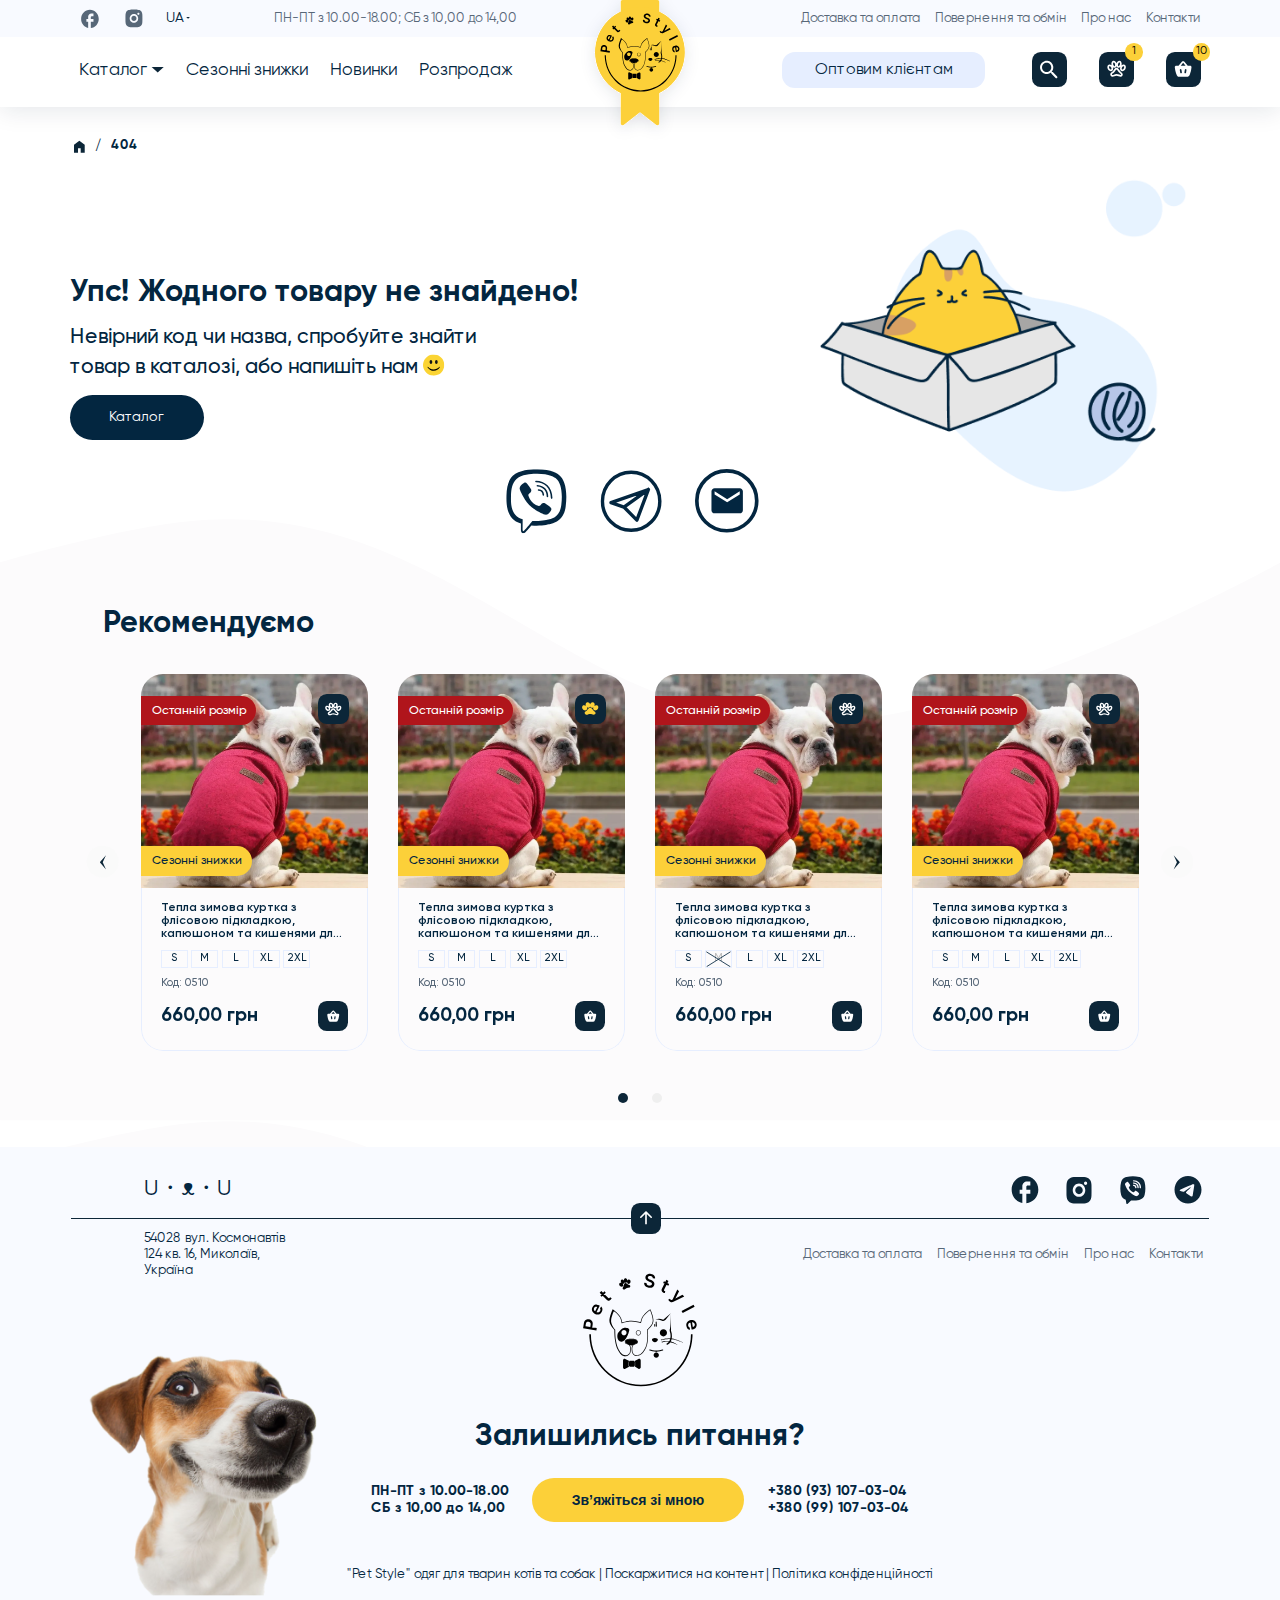
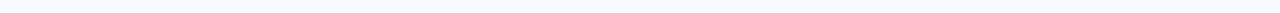
<file: search-not-found.html>
<!DOCTYPE html>
<html lang="uk">
<head>
    <meta charset="UTF-8">
    <title>Пошук - не знайденно</title>

    <!-- Мета теги -->
    <meta name="viewport" content="width=device-width, initial-scale=1, maximum-scale=1, user-scalable=no"/>

    <!-- Подключение шрифтов -->
    <link rel="stylesheet" href="fonts/Gilroy/stylesheet.css">
    <link rel="stylesheet" href="fonts/Montserrat/stylesheet.css">

    <!-- Подключение плагинов (стили) -->
    <!--<link rel="stylesheet" href="libs/bootstrap/css/bootstrap-grid.min.css?v5.0.2">-->
    <link rel="stylesheet" href="libs/slick/slick.css?v1.8.1">
    <link
            rel="stylesheet"
            href="https://cdn.jsdelivr.net/npm/@fancyapps/ui@5.0/dist/fancybox/fancybox.css"
    />

    <!-- Подключение стилей сайта -->
    <link rel="stylesheet" href="css/custom.css">
    <link rel="stylesheet" href="css/header.css">
    <link rel="stylesheet" href="css/main.css">
    <link rel="stylesheet" href="css/footer.css">
    <link rel="stylesheet" href="css/media.css">

</head>
<body>

<!-- Динамический размер шрифта (desktop) -->
<script type="text/javascript">
    if(window.innerWidth > 767) {
        var proportion = 1440/16;
        function resizeFont() { document.body.style.fontSize = parseInt(document.body.offsetWidth/proportion) + 'px' }
        onload = onresize = resizeFont;
        if (document.addEventListener) document.addEventListener("DOMContentLoaded", resizeFont, null);
    }
</script>

<!-- <img alt="" data-src="/local/templates/site/img/logo.webp" class="logo-img"> -->
<!-- <div class="port-item-new" data-bg="/upload/iblock/faf1/m01qfgi7ld3qnbfa0eglxadz7j0lmf5x.webp"> -->

<!-- Шапка сайта -->
<header class="header header-desc">
    <div class="header__logo">
        <a href="/" class="h-logo">
            <img src="img/header/logo.svg" alt="LOGO" class="h-logo__img">
        </a>
    </div>
    <div class="header__top">
        <div class="container container-jcsb container-aic">
            <div class="h-info">
                <ul class="h-social">
                    <li class="h-social__item">
                        <a href="#" class="h-social__link" style="background-image: url(img/header/social/facebook.svg);"></a>
                    </li>
                    <li class="h-social__item">
                        <a href="#" class="h-social__link" style="background-image: url(img/header/social/instagram.svg);"></a>
                    </li>
                </ul>
                <div class="h-lang fz16 ff-Montserrat">
                    <a href="javascript:void(0);" class="h-lang__current">
                        UA
                    </a>
                    <ul class="h-lang__list" style="display: none;">
                        <li class="h-lang__item">
                            <a href="#" class="h-lang__link">
                                UA
                            </a>
                        </li>
                        <li class="h-lang__item">
                            <a href="#" class="h-lang__link">
                                RU
                            </a>
                        </li>
                    </ul>
                </div>
                <div class="h-working fz15">
                    ПН-ПТ з 10.00-18.00;  СБ з 10,00 до 14,00
                </div>
            </div>

            <ul class="h-menu fz15">
                <li class="h-menu__item">
                    <a href="#" class="h-menu__link">
                        Доставка та оплата
                    </a>
                </li>
                <li class="h-menu__item">
                    <a href="#" class="h-menu__link">
                        Повернення та обмін
                    </a>
                </li>
                <li class="h-menu__item">
                    <a href="#" class="h-menu__link">
                        Про нас
                    </a>
                </li>
                <li class="h-menu__item">
                    <a href="#" class="h-menu__link">
                        Контакти
                    </a>
                </li>
            </ul>
        </div>
    </div>
    <div class="header__bottom">
        <div class="container container-jcsb container-aic">

            <ul class="h-nav fz20">
                <li class="h-nav__item h-nav__item-sub">
                    <a href="#" class="h-nav__link">
                        Каталог
                    </a>
                    <div class="h-nav__submenu" style="display: none;">
                        <div class="h-nav__submenu__wrapper">
                            <div class="container container-jcsb">
                                <ul class="h-catalog">
                                    <li class="h-catalog__item">
                                        <a href="#" class="h-catalog__link">
                                            <i class="h-catalog__icon" style="background-image: url(img/category/1.svg);"></i>
                                            Худі, кофти, светри та світшоти
                                        </a>
                                    </li>
                                    <li class="h-catalog__item">
                                        <a href="#" class="h-catalog__link">
                                            <i class="h-catalog__icon" style="background-image: url(img/category/2.svg);"></i>
                                            Зимові куртки та теплі комбінезони
                                        </a>
                                    </li>
                                    <li class="h-catalog__item">
                                        <a href="#" class="h-catalog__link">
                                            <i class="h-catalog__icon" style="background-image: url(img/category/3.svg);"></i>
                                            Костюми
                                        </a>
                                    </li>
                                    <li class="h-catalog__item">
                                        <a href="#" class="h-catalog__link">
                                            <i class="h-catalog__icon" style="background-image: url(img/category/4.svg);"></i>
                                            Новорічний та різдвяний одяг
                                        </a>
                                    </li>
                                    <li class="h-catalog__item">
                                        <a href="#" class="h-catalog__link">
                                            <i class="h-catalog__icon" style="background-image: url(img/category/5.svg);"></i>
                                            В’язані речі
                                        </a>
                                    </li>
                                    <li class="h-catalog__item">
                                        <a href="#" class="h-catalog__link">
                                            <i class="h-catalog__icon" style="background-image: url(img/category/6.svg);"></i>
                                            Дощовики та осінньо-весняні куртки
                                        </a>
                                    </li>
                                    <li class="h-catalog__item">
                                        <a href="#" class="h-catalog__link">
                                            <i class="h-catalog__icon" style="background-image: url(img/category/7.svg);"></i>
                                            Жилетки
                                        </a>
                                    </li>
                                    <li class="h-catalog__item">
                                        <a href="#" class="h-catalog__link">
                                            <i class="h-catalog__icon" style="background-image: url(img/category/8.svg);"></i>
                                            Шлейки та повідці
                                        </a>
                                    </li>
                                    <li class="h-catalog__item">
                                        <a href="#" class="h-catalog__link">
                                            <i class="h-catalog__icon" style="background-image: url(img/category/9.svg);"></i>
                                            Футболки та майки
                                        </a>
                                    </li>
                                    <li class="h-catalog__item">
                                        <a href="#" class="h-catalog__link">
                                            <i class="h-catalog__icon" style="background-image: url(img/category/10.svg);"></i>
                                            Плаття/Спідниці
                                        </a>
                                    </li>
                                    <li class="h-catalog__item">
                                        <a href="#" class="h-catalog__link">
                                            <i class="h-catalog__icon" style="background-image: url(img/category/11.svg);"></i>
                                            Піжами
                                        </a>
                                    </li>
                                    <li class="h-catalog__item">
                                        <a href="#" class="h-catalog__link">
                                            <i class="h-catalog__icon" style="background-image: url(img/category/12.svg);"></i>
                                            Взуття
                                        </a>
                                    </li>
                                    <li class="h-catalog__item">
                                        <a href="#" class="h-catalog__link">
                                            <i class="h-catalog__icon" style="background-image: url(img/category/13.svg);"></i>
                                            Аксесуари та засоби догляду
                                        </a>
                                    </li>
                                    <li class="h-catalog__item">
                                        <a href="#" class="h-catalog__link">
                                            <i class="h-catalog__icon" style="background-image: url(img/category/14.svg);"></i>
                                            Лежаки та спальні місця
                                        </a>
                                    </li>
                                    <li class="h-catalog__item">
                                        <a href="#" class="h-catalog__link">
                                            <i class="h-catalog__icon" style="background-image: url(img/category/15.svg);"></i>
                                            Переноски
                                        </a>
                                    </li>
                                </ul>
                                <a href="#" class="h-banner" style="background-image: url(img/header/banner.jpg);">
                                    <div class="h-banner__content">
                                        <div class="h-banner__title">
                                            Тепла осінь
                                        </div>
                                        <div class="h-banner__discount">
                                            <div class="h-banner__additionally">
                                                Знижки<br>до
                                            </div>
                                            <div class="h-banner__percent">
                                                50%
                                            </div>
                                        </div>
                                    </div>
                                </a>
                            </div>
                        </div>
                    </div>
                </li>
                <li class="h-nav__item">
                    <a href="#" class="h-nav__link">
                        Сезонні знижки
                    </a>
                </li>
                <li class="h-nav__item">
                    <a href="#" class="h-nav__link">
                        Новинки
                    </a>
                </li>
                <li class="h-nav__item">
                    <a href="#" class="h-nav__link">
                        Розпродаж
                    </a>
                </li>
            </ul>

            <div class="h-panel">
                <a href="#" class="h-wholesalers button button-1 fz18">
                    Оптовим клієнтам
                </a>
                <ul class="h-shop">
                    <li class="h-shop__item">
                        <a href="#" class="h-shop__link" style="background-image: url(img/icons/button/search.svg);"></a>
                    </li>
                    <li class="h-shop__item">
                        <a href="#" class="h-shop__link" style="background-image: url(img/icons/button/paw.svg);">
                            <span class="h-shop__count">1</span>
                        </a>
                    </li>
                    <li class="h-shop__item">
                        <a href="#" class="h-shop__link" style="background-image: url(img/icons/button/basket.svg);">
                            <span class="h-shop__count">10</span>
                        </a>
                    </li>
                </ul>
            </div>

        </div>
    </div>
    <div class="header__catalog" style="display: none;">

    </div>
</header>

<header class="header header-mob">
    <div class="container container-jcsb container-aic">
        <a href="/" class="h-logo">
            <img src="img/footer/logo.svg" alt="LOGO" class="h-logo__img">
        </a>
        <a href="javascript:void(0);" class="h-burger"></a>
        <button style="display: none;" data-fancybox data-src="#header-menu"></button>
    </div>
</header>

<div class="page">

    <div class="section s8">
        <div class="container container-noflex">
            <ul class="s8-breadcrumbs">
                <li class="s8-breadcrumbs__item">
                    <a href="/" class="s8-breadcrumbs__link" style="background-image: url(img/icons/home.svg);"></a>
                </li>
                <li class="s8-breadcrumbs__item">
                    <a href="/" class="s8-breadcrumbs__link">
                        404
                    </a>
                </li>
            </ul>
        </div>
    </div>

    <div class="section s14">
        <div class="container container-jcsb container-aic">
            <div class="s14-info">
                <div class="s14-info__title fz35 fw700">
                    Упс! Жодного товару не знайдено!
                </div>
                <div class="s14-info__subtitle fw500">
                    Невірний код чи назва, спробуйте знайти товар в каталозі, або напишіть нам <i style="background-image: url(img/icons/smiley.svg);"></i>
                </div>
                <a href="#" class="s14-info__button button button-2">
                    Каталог
                </a>
            </div>
            <div class="s14-img" style="background-image: url(img/layout/404.png);"></div>
            <ul class="s14-social">
                <li class="s14-social__item">
                    <a href="#" class="s14-social__link" style="background-image: url(img/icons/social/viber-big.svg);"></a>
                </li>
                <li class="s14-social__item">
                    <a href="#" class="s14-social__link" style="background-image: url(img/icons/social/telegram-big.svg);"></a>
                </li>
                <li class="s14-social__item">
                    <a href="#" class="s14-social__link" style="background-image: url(img/icons/social/email-big.svg);"></a>
                </li>
            </ul>
        </div>
    </div>



    <div class="section s6 s6-layout">
        <div class="container container-noflex">
            <div class="s6-info">
                <div class="s6-info__title fz35 fw700">
                    Рекомендуємо
                </div>
            </div>
            <div class="s6-slider">

                <div class="s6-slider__item">
                    <div class="product">
                        <div class="product__top">
                            <div class="product__photo" style="background-image: url(img/product/1.webp);"></div>
                            <div class="product__mark product__mark-last">Останній розмір</div>
                            <div class="product__mark product__mark-season">Сезонні знижки</div>
                            <a href="#" class="product__favorites"></a>
                        </div>
                        <div class="product__content">
                            <a href="#" class="product__title">
                                Тепла зимова куртка з флісовою підкладкою, капюшоном та кишенями для цуценят та ...
                            </a>
                            <ul class="product__size">
                                <li class="product__size__item">
                                    <a href="#" class="product__size__link">
                                        S
                                    </a>
                                </li>
                                <li class="product__size__item">
                                    <a href="#" class="product__size__link">
                                        M
                                    </a>
                                </li>
                                <li class="product__size__item">
                                    <a href="#" class="product__size__link">
                                        L
                                    </a>
                                </li>
                                <li class="product__size__item">
                                    <a href="#" class="product__size__link">
                                        XL
                                    </a>
                                </li>
                                <li class="product__size__item">
                                    <a href="#" class="product__size__link">
                                        2XL
                                    </a>
                                </li>
                            </ul>
                            <div class="product__code">
                                Код: 0510
                            </div>
                            <div class="product__bottom">
                                <div class="product__price">
                                    660,00 грн
                                </div>
                                <a href="#" class="product__basket"></a>
                            </div>
                        </div>
                    </div>
                </div>
                <div class="s6-slider__item">
                    <div class="product">
                        <div class="product__top">
                            <div class="product__photo" style="background-image: url(img/product/1.webp);"></div>
                            <div class="product__mark product__mark-last">Останній розмір</div>
                            <div class="product__mark product__mark-season">Сезонні знижки</div>
                            <a href="#" class="product__favorites product__favorites-active"></a>
                        </div>
                        <div class="product__content">
                            <a href="#" class="product__title">
                                Тепла зимова куртка з флісовою підкладкою, капюшоном та кишенями для цуценят та ...
                            </a>
                            <ul class="product__size">
                                <li class="product__size__item">
                                    <a href="#" class="product__size__link">
                                        S
                                    </a>
                                </li>
                                <li class="product__size__item">
                                    <a href="#" class="product__size__link">
                                        M
                                    </a>
                                </li>
                                <li class="product__size__item">
                                    <a href="#" class="product__size__link">
                                        L
                                    </a>
                                </li>
                                <li class="product__size__item">
                                    <a href="#" class="product__size__link">
                                        XL
                                    </a>
                                </li>
                                <li class="product__size__item">
                                    <a href="#" class="product__size__link">
                                        2XL
                                    </a>
                                </li>
                            </ul>
                            <div class="product__code">
                                Код: 0510
                            </div>
                            <div class="product__bottom">
                                <div class="product__price">
                                    660,00 грн
                                </div>
                                <a href="#" class="product__basket"></a>
                            </div>
                        </div>
                    </div>
                </div>
                <div class="s6-slider__item">
                    <div class="product">
                        <div class="product__top">
                            <div class="product__photo" style="background-image: url(img/product/1.webp);"></div>
                            <div class="product__mark product__mark-last">Останній розмір</div>
                            <div class="product__mark product__mark-season">Сезонні знижки</div>
                            <a href="#" class="product__favorites"></a>
                        </div>
                        <div class="product__content">
                            <a href="#" class="product__title">
                                Тепла зимова куртка з флісовою підкладкою, капюшоном та кишенями для цуценят та ...
                            </a>
                            <ul class="product__size">
                                <li class="product__size__item">
                                    <a href="#" class="product__size__link">
                                        S
                                    </a>
                                </li>
                                <li class="product__size__item">
                                    <a href="javascript:void(0);" class="product__size__link product__size__link-disable">
                                        M
                                    </a>
                                </li>
                                <li class="product__size__item">
                                    <a href="#" class="product__size__link">
                                        L
                                    </a>
                                </li>
                                <li class="product__size__item">
                                    <a href="#" class="product__size__link">
                                        XL
                                    </a>
                                </li>
                                <li class="product__size__item">
                                    <a href="#" class="product__size__link">
                                        2XL
                                    </a>
                                </li>
                            </ul>
                            <div class="product__code">
                                Код: 0510
                            </div>
                            <div class="product__bottom">
                                <div class="product__price">
                                    660,00 грн
                                </div>
                                <a href="#" class="product__basket"></a>
                            </div>
                        </div>
                    </div>
                </div>
                <div class="s6-slider__item">
                    <div class="product">
                        <div class="product__top">
                            <div class="product__photo" style="background-image: url(img/product/1.webp);"></div>
                            <div class="product__mark product__mark-last">Останній розмір</div>
                            <div class="product__mark product__mark-season">Сезонні знижки</div>
                            <a href="#" class="product__favorites"></a>
                        </div>
                        <div class="product__content">
                            <a href="#" class="product__title">
                                Тепла зимова куртка з флісовою підкладкою, капюшоном та кишенями для цуценят та ...
                            </a>
                            <ul class="product__size">
                                <li class="product__size__item">
                                    <a href="#" class="product__size__link">
                                        S
                                    </a>
                                </li>
                                <li class="product__size__item">
                                    <a href="#" class="product__size__link">
                                        M
                                    </a>
                                </li>
                                <li class="product__size__item">
                                    <a href="#" class="product__size__link">
                                        L
                                    </a>
                                </li>
                                <li class="product__size__item">
                                    <a href="#" class="product__size__link">
                                        XL
                                    </a>
                                </li>
                                <li class="product__size__item">
                                    <a href="#" class="product__size__link">
                                        2XL
                                    </a>
                                </li>
                            </ul>
                            <div class="product__code">
                                Код: 0510
                            </div>
                            <div class="product__bottom">
                                <div class="product__price">
                                    660,00 грн
                                </div>
                                <a href="#" class="product__basket"></a>
                            </div>
                        </div>
                    </div>
                </div>
                <div class="s6-slider__item">
                    <div class="product">
                        <div class="product__top">
                            <div class="product__photo" style="background-image: url(img/product/1.webp);"></div>
                            <div class="product__mark product__mark-last">Останній розмір</div>
                            <div class="product__mark product__mark-season">Сезонні знижки</div>
                            <a href="#" class="product__favorites"></a>
                        </div>
                        <div class="product__content">
                            <a href="#" class="product__title">
                                Тепла зимова куртка з флісовою підкладкою, капюшоном та кишенями для цуценят та ...
                            </a>
                            <ul class="product__size">
                                <li class="product__size__item">
                                    <a href="#" class="product__size__link">
                                        S
                                    </a>
                                </li>
                                <li class="product__size__item">
                                    <a href="#" class="product__size__link">
                                        M
                                    </a>
                                </li>
                                <li class="product__size__item">
                                    <a href="#" class="product__size__link">
                                        L
                                    </a>
                                </li>
                                <li class="product__size__item">
                                    <a href="#" class="product__size__link">
                                        XL
                                    </a>
                                </li>
                                <li class="product__size__item">
                                    <a href="#" class="product__size__link">
                                        2XL
                                    </a>
                                </li>
                            </ul>
                            <div class="product__code">
                                Код: 0510
                            </div>
                            <div class="product__bottom">
                                <div class="product__price">
                                    660,00 грн
                                </div>
                                <a href="#" class="product__basket"></a>
                            </div>
                        </div>
                    </div>
                </div>
                <div class="s6-slider__item">
                    <div class="product">
                        <div class="product__top">
                            <div class="product__photo" style="background-image: url(img/product/1.webp);"></div>
                            <div class="product__mark product__mark-last">Останній розмір</div>
                            <div class="product__mark product__mark-season">Сезонні знижки</div>
                            <a href="#" class="product__favorites"></a>
                        </div>
                        <div class="product__content">
                            <a href="#" class="product__title">
                                Тепла зимова куртка з флісовою підкладкою, капюшоном та кишенями для цуценят та ...
                            </a>
                            <ul class="product__size">
                                <li class="product__size__item">
                                    <a href="#" class="product__size__link">
                                        S
                                    </a>
                                </li>
                                <li class="product__size__item">
                                    <a href="#" class="product__size__link">
                                        M
                                    </a>
                                </li>
                                <li class="product__size__item">
                                    <a href="#" class="product__size__link">
                                        L
                                    </a>
                                </li>
                                <li class="product__size__item">
                                    <a href="#" class="product__size__link">
                                        XL
                                    </a>
                                </li>
                                <li class="product__size__item">
                                    <a href="#" class="product__size__link">
                                        2XL
                                    </a>
                                </li>
                            </ul>
                            <div class="product__code">
                                Код: 0510
                            </div>
                            <div class="product__bottom">
                                <div class="product__price">
                                    660,00 грн
                                </div>
                                <a href="#" class="product__basket"></a>
                            </div>
                        </div>
                    </div>
                </div>
                <div class="s6-slider__item">
                    <div class="product">
                        <div class="product__top">
                            <div class="product__photo" style="background-image: url(img/product/1.webp);"></div>
                            <div class="product__mark product__mark-last">Останній розмір</div>
                            <div class="product__mark product__mark-season">Сезонні знижки</div>
                            <a href="#" class="product__favorites"></a>
                        </div>
                        <div class="product__content">
                            <a href="#" class="product__title">
                                Тепла зимова куртка з флісовою підкладкою, капюшоном та кишенями для цуценят та ...
                            </a>
                            <ul class="product__size">
                                <li class="product__size__item">
                                    <a href="#" class="product__size__link">
                                        S
                                    </a>
                                </li>
                                <li class="product__size__item">
                                    <a href="#" class="product__size__link">
                                        M
                                    </a>
                                </li>
                                <li class="product__size__item">
                                    <a href="#" class="product__size__link">
                                        L
                                    </a>
                                </li>
                                <li class="product__size__item">
                                    <a href="#" class="product__size__link">
                                        XL
                                    </a>
                                </li>
                                <li class="product__size__item">
                                    <a href="#" class="product__size__link">
                                        2XL
                                    </a>
                                </li>
                            </ul>
                            <div class="product__code">
                                Код: 0510
                            </div>
                            <div class="product__bottom">
                                <div class="product__price">
                                    660,00 грн
                                </div>
                                <a href="#" class="product__basket"></a>
                            </div>
                        </div>
                    </div>
                </div>
                <div class="s6-slider__item">
                    <div class="product">
                        <div class="product__top">
                            <div class="product__photo" style="background-image: url(img/product/1.webp);"></div>
                            <div class="product__mark product__mark-last">Останній розмір</div>
                            <div class="product__mark product__mark-season">Сезонні знижки</div>
                            <a href="#" class="product__favorites"></a>
                        </div>
                        <div class="product__content">
                            <a href="#" class="product__title">
                                Тепла зимова куртка з флісовою підкладкою, капюшоном та кишенями для цуценят та ...
                            </a>
                            <ul class="product__size">
                                <li class="product__size__item">
                                    <a href="#" class="product__size__link">
                                        S
                                    </a>
                                </li>
                                <li class="product__size__item">
                                    <a href="#" class="product__size__link">
                                        M
                                    </a>
                                </li>
                                <li class="product__size__item">
                                    <a href="#" class="product__size__link">
                                        L
                                    </a>
                                </li>
                                <li class="product__size__item">
                                    <a href="#" class="product__size__link">
                                        XL
                                    </a>
                                </li>
                                <li class="product__size__item">
                                    <a href="#" class="product__size__link">
                                        2XL
                                    </a>
                                </li>
                            </ul>
                            <div class="product__code">
                                Код: 0510
                            </div>
                            <div class="product__bottom">
                                <div class="product__price">
                                    660,00 грн
                                </div>
                                <a href="#" class="product__basket"></a>
                            </div>
                        </div>
                    </div>
                </div>

            </div>
        </div>
    </div>

</div>


<footer class="footer">
    <div class="footer__top">
        <div class="container container-jcsb container-aic">
            <div class="f-char char">
                U・ᴥ・U
            </div>
            <ul class="f-social">
                <li class="f-social__item">
                    <a href="#" class="f-social__link" style="background-image: url(img/footer/social/facebook.svg);"></a>
                </li>
                <li class="f-social__item">
                    <a href="#" class="f-social__link" style="background-image: url(img/footer/social/instagram.svg);"></a>
                </li>
                <li class="f-social__item">
                    <a href="#" class="f-social__link" style="background-image: url(img/footer/social/viber.svg);"></a>
                </li>
                <li class="f-social__item">
                    <a href="#" class="f-social__link" style="background-image: url(img/footer/social/telegram.svg);"></a>
                </li>
            </ul>
            <a href="javascript:void(0);" class="f-up"></a>
        </div>
    </div>
    <div class="footer__center container container-jcsb container-aic">
        <div class="f-address fz15">
            54028  вул. Космонавтів 124 кв. 16, Миколаїв, Україна
        </div>
        <ul class="h-menu f-menu fz15">
            <li class="h-menu__item f-menu__item">
                <a href="#" class="h-menu__link f-menu__link">
                    Доставка та оплата
                </a>
            </li>
            <li class="h-menu__item f-menu__item">
                <a href="#" class="h-menu__link f-menu__link">
                    Повернення та обмін
                </a>
            </li>
            <li class="h-menu__item f-menu__item">
                <a href="#" class="h-menu__link f-menu__link">
                    Про нас
                </a>
            </li>
            <li class="h-menu__item f-menu__item">
                <a href="#" class="h-menu__link f-menu__link">
                    Контакти
                </a>
            </li>
        </ul>
        <div class="f-logo">
            <a href="/" class="f-logo__link">
                <img src="img/footer/logo.svg" alt="LOGO" class="f-logo__img">
            </a>
        </div>
    </div>
    <div class="footer__bottom">
        <div class="container container-noflex">
            <div class="f-info">
                <div class="f-info__title fz35 fw700">
                    Залишились питання?
                </div>
                <div class="f-info__row">
                    <div class="f-info__text">ПН-ПТ з 10.00-18.00<br>СБ з 10,00 до 14,00</div>
                    <button data-fancybox data-src="#feedback-form" class="f-info__button button button-3">
                        Зв’яжіться зі мною
                    </button>
                    <div class="f-info__text">+380 (93) 107-03-04<br>+380 (99) 107-03-04</div>
                </div>
                <div class="f-info__copy fz15">
                    "Pet Style" одяг для тварин котів та собак | <a href="https://my.prom.ua/report_abuse">Поскаржитися на контент</a> | <a href="https://my.prom.ua/privacy-policy">Політика конфіденційності</a>
                </div>
            </div>
            <div class="f-dog">
                <img src="img/footer/dog.png" alt="dog" class="f-dog__img">
            </div>
        </div>
    </div>
</footer>

<div class="navigator">
    <div class="container container-noflex">
        <ul class="n-menu">
            <li class="n-menu__item">
                <a href="#" class="n-menu__link n-menu__link-active">
                    <i class="n-menu__icon" style="background-image: url(img/icons/navigator/5.svg);"></i>
                    <span class="n-menu__title">
							Головна
						</span>
                </a>
            </li>
            <li class="n-menu__item">
                <a href="javascript:void(0);" class="n-menu__link n-menu__link-catalog">
                    <i class="n-menu__icon" style="background-image: url(img/icons/navigator/4.svg);"></i>
                    <span class="n-menu__title">
							Каталог
						</span>
                </a>
                <button style="display: none;" data-fancybox data-src="#categorys-more"></button>
            </li>
            <li class="n-menu__item">
                <a href="#" class="n-menu__link">
                    <i class="n-menu__icon" style="background-image: url(img/icons/navigator/3.svg);"></i>
                    <span class="n-menu__title">
							Пошук
						</span>
                </a>
            </li>
            <li class="n-menu__item">
                <a href="#" class="n-menu__link">
                    <i class="n-menu__icon" style="background-image: url(img/icons/navigator/2.svg);"></i>
                    <span class="n-menu__title">
							Обране
						</span>
                </a>
            </li>
            <li class="n-menu__item">
                <a href="#" class="n-menu__link">
                    <i class="n-menu__icon" style="background-image: url(img/icons/navigator/1.svg);"></i>
                    <span class="n-menu__title">
							Кошик
						</span>
                </a>
            </li>
        </ul>
    </div>
</div>

<!-- Подключение плагинов (скрипты) -->
<script src="libs/jquery/jquery.min.js?v3.7.1"></script>
<script src="js/lazyload.js"></script>
<script src="libs/slick/slick.min.js?v1.8.1"></script>
<script src="libs/jquery.inputmask.bundle.min.js"></script>
<script src="https://cdn.jsdelivr.net/npm/@fancyapps/ui@5.0/dist/fancybox/fancybox.umd.js"></script>

<!-- Подключение скриптов сайта -->
<script src="js/common.js"></script>
<script src="js/sliders.js"></script>

<div class="modal" id="feedback-form" style="display: none;">
    <div class="container">
        <div class="m-img" style="background-image: url(img/modal/dogs.webp);">
            <a href="/" class="m-img__logo" style="background-image: url(img/footer/logo.svg);"></a>
        </div>
        <div class="m-info">
            <div class="m-info__title fz35 fw700">
                З вами на зв`язку
            </div>
            <div class="m-info__form">
                <form action="">
                    <input type="text" name="name" class="m-info__input" placeholder="Ім’я" autocomplete="off">
                    <input type="text" name="phone" class="m-info__input phone" placeholder="+ 380 (__) __-__-___" autocomplete="off">
                    <button type="submit" class="m-info__button button button-2">
                        Надіслати
                    </button>
                </form>
            </div>
        </div>
    </div>
</div>

<div class="modal" id="header-menu" style="display: none; background-color: #fff;">
    <div class="container container-noflex">

        <div class="h-lang fz16 ff-Montserrat">
            <a href="javascript:void(0);" class="h-lang__current">
                UA
            </a>
            <ul class="h-lang__list" style="display: none;">
                <li class="h-lang__item">
                    <a href="#" class="h-lang__link">
                        UA
                    </a>
                </li>
                <li class="h-lang__item">
                    <a href="#" class="h-lang__link">
                        RU
                    </a>
                </li>
            </ul>
        </div>

        <ul class="h-menu fz15">
            <li class="h-menu__item">
                <a href="#" class="h-menu__link">
                    Доставка та оплата
                </a>
            </li>
            <li class="h-menu__item">
                <a href="#" class="h-menu__link">
                    Повернення та обмін
                </a>
            </li>
            <li class="h-menu__item">
                <a href="#" class="h-menu__link">
                    Про нас
                </a>
            </li>
            <li class="h-menu__item">
                <a href="#" class="h-menu__link">
                    Контакти
                </a>
            </li>
        </ul>

        <div class="m-contacts">
            <div class="m-contacts__title">
                Зв’язатися з нами:
            </div>
            <div class="m-contacts__info">
                ПН-ПТ з 10.00-18.00;  СБ з 10,00 до 14,00<br>
                <a href="tel:+380 (93) 107-03-04">+380 (93) 107-03-04;</a>  <a href="tel:+380 (99) 107-03-04">+380 (99) 107-03-04</a>
            </div>
        </div>

        <div class="m-social">
            <div class="m-social__title">
                Слідкуйте за нами:
            </div>
            <ul class="m-social__list">
                <li class="m-social__item">
                    <a href="#" class="m-social__link" style="background-image: url(img/icons/social/facebock.svg);"></a>
                </li>
                <li class="m-social__item">
                    <a href="#" class="m-social__link" style="background-image: url(img/icons/social/instagram.svg);"></a>
                </li>
            </ul>
        </div>

        <div class="m-wholesalers">
            <a href="#" class="m-wholesalers__button button button-3">
                Оптовим клієнтам
            </a>
        </div>

    </div>
</div>

<div class="modal" id="categorys-more" style="display: none; background-color: #fff;">
    <div class="container container-noflex">
        <div class="m-title fz20 fw700">
            Категорії
        </div>
        <ul class="m-catalog">
            <li class="m-catalog__item">
                <a href="#" class="m-catalog__link">
                    <i class="m-catalog__icon" style="background-image: url(img/category/1.svg);"></i>
                    Худі, кофти, светри та світшоти
                </a>
            </li>
            <li class="m-catalog__item">
                <a href="#" class="m-catalog__link">
                    <i class="m-catalog__icon" style="background-image: url(img/category/2.svg);"></i>
                    Зимові куртки та теплі комбінезони
                </a>
            </li>
            <li class="m-catalog__item">
                <a href="#" class="m-catalog__link">
                    <i class="m-catalog__icon" style="background-image: url(img/category/3.svg);"></i>
                    Костюми
                </a>
            </li>
            <li class="m-catalog__item">
                <a href="#" class="m-catalog__link">
                    <i class="m-catalog__icon" style="background-image: url(img/category/4.svg);"></i>
                    Новорічний та різдвяний одяг
                </a>
            </li>
            <li class="m-catalog__item">
                <a href="#" class="m-catalog__link">
                    <i class="m-catalog__icon" style="background-image: url(img/category/5.svg);"></i>
                    В’язані речі
                </a>
            </li>
            <li class="m-catalog__item">
                <a href="#" class="m-catalog__link">
                    <i class="m-catalog__icon" style="background-image: url(img/category/6.svg);"></i>
                    Дощовики та осінньо-весняні куртки
                </a>
            </li>
            <li class="m-catalog__item">
                <a href="#" class="m-catalog__link">
                    <i class="m-catalog__icon" style="background-image: url(img/category/7.svg);"></i>
                    Жилетки
                </a>
            </li>
            <li class="m-catalog__item">
                <a href="#" class="m-catalog__link">
                    <i class="m-catalog__icon" style="background-image: url(img/category/8.svg);"></i>
                    Шлейки та повідці
                </a>
            </li>
            <li class="m-catalog__item">
                <a href="#" class="m-catalog__link">
                    <i class="m-catalog__icon" style="background-image: url(img/category/9.svg);"></i>
                    Футболки та майки
                </a>
            </li>
            <li class="m-catalog__item">
                <a href="#" class="m-catalog__link">
                    <i class="m-catalog__icon" style="background-image: url(img/category/10.svg);"></i>
                    Плаття/Спідниці
                </a>
            </li>
            <li class="m-catalog__item">
                <a href="#" class="m-catalog__link">
                    <i class="m-catalog__icon" style="background-image: url(img/category/11.svg);"></i>
                    Піжами
                </a>
            </li>
            <li class="m-catalog__item">
                <a href="#" class="m-catalog__link">
                    <i class="m-catalog__icon" style="background-image: url(img/category/12.svg);"></i>
                    Взуття
                </a>
            </li>
            <li class="m-catalog__item">
                <a href="#" class="m-catalog__link">
                    <i class="m-catalog__icon" style="background-image: url(img/category/13.svg);"></i>
                    Аксесуари та засоби догляду
                </a>
            </li>
            <li class="m-catalog__item">
                <a href="#" class="m-catalog__link">
                    <i class="m-catalog__icon" style="background-image: url(img/category/14.svg);"></i>
                    Лежаки та спальні місця
                </a>
            </li>
            <li class="m-catalog__item">
                <a href="#" class="m-catalog__link">
                    <i class="m-catalog__icon" style="background-image: url(img/category/15.svg);"></i>
                    Переноски
                </a>
            </li>
        </ul>
    </div>
</div>

</body>
</html>
</file>
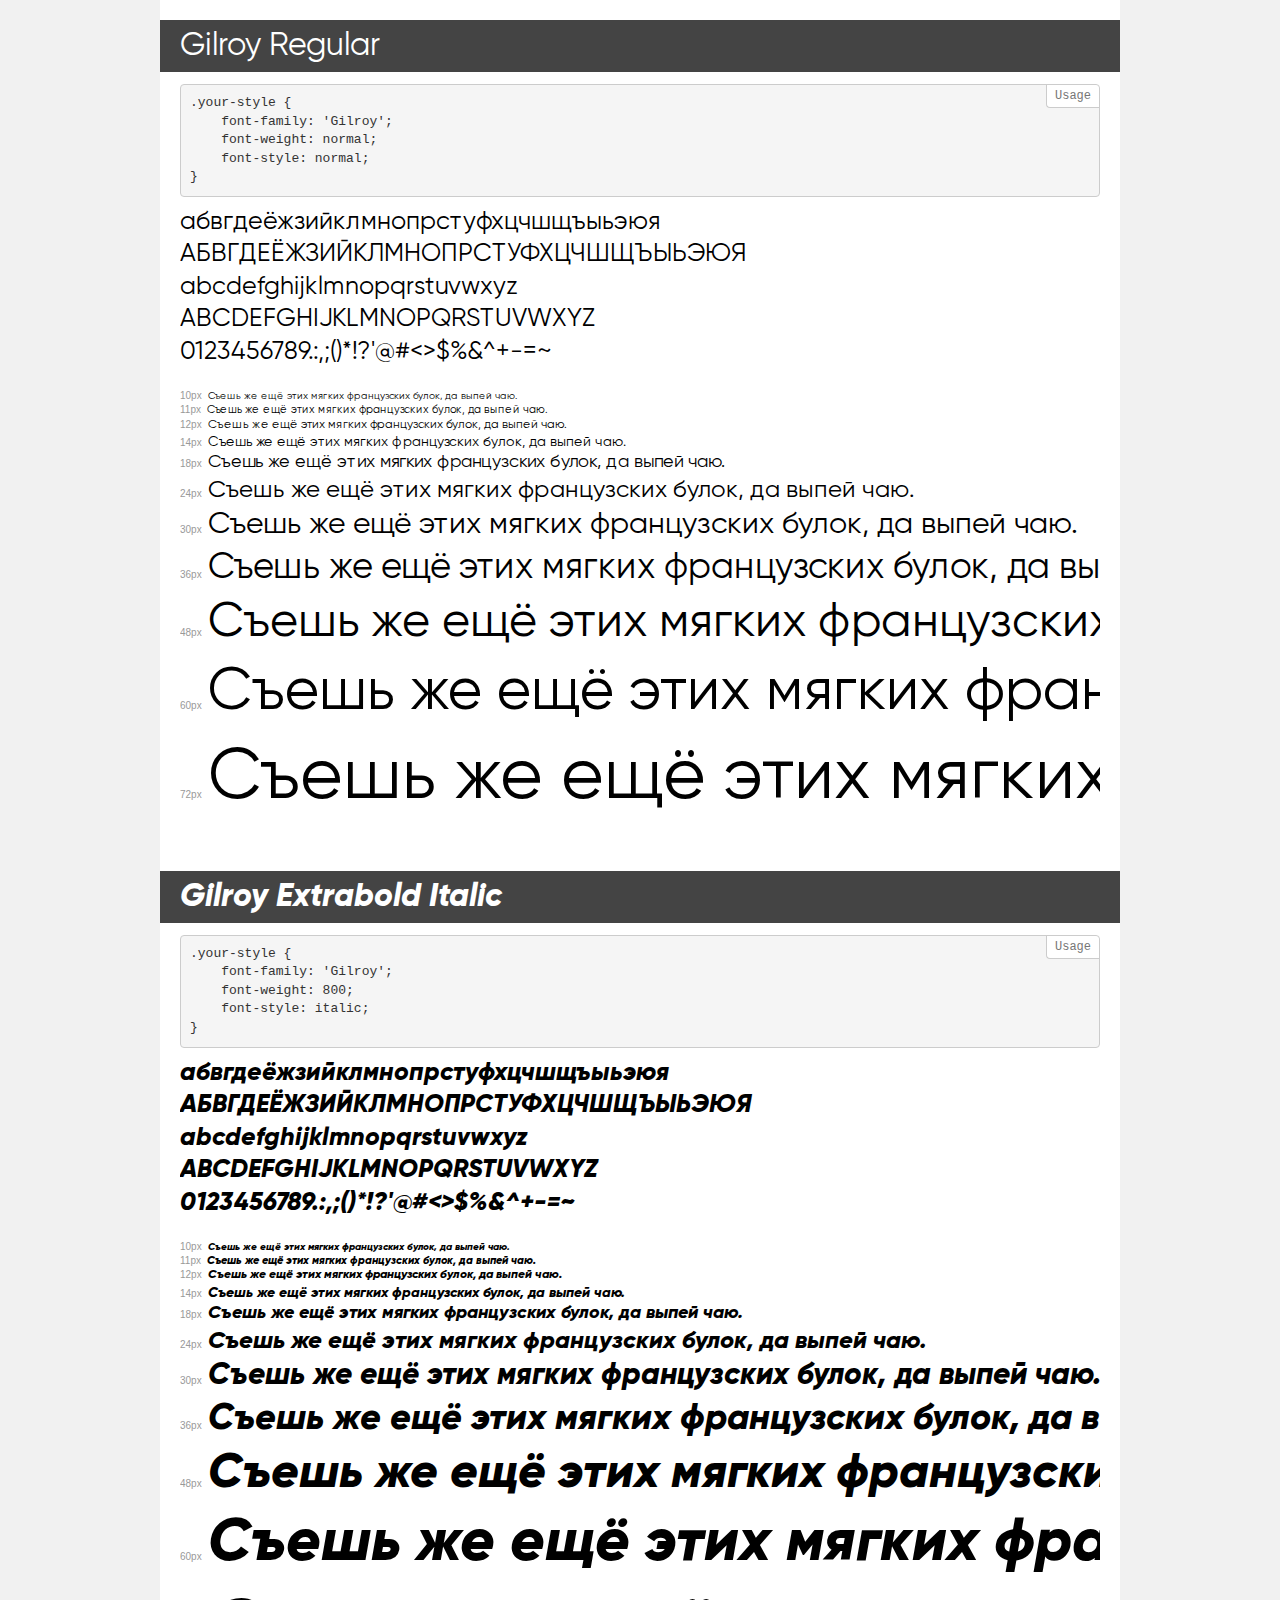
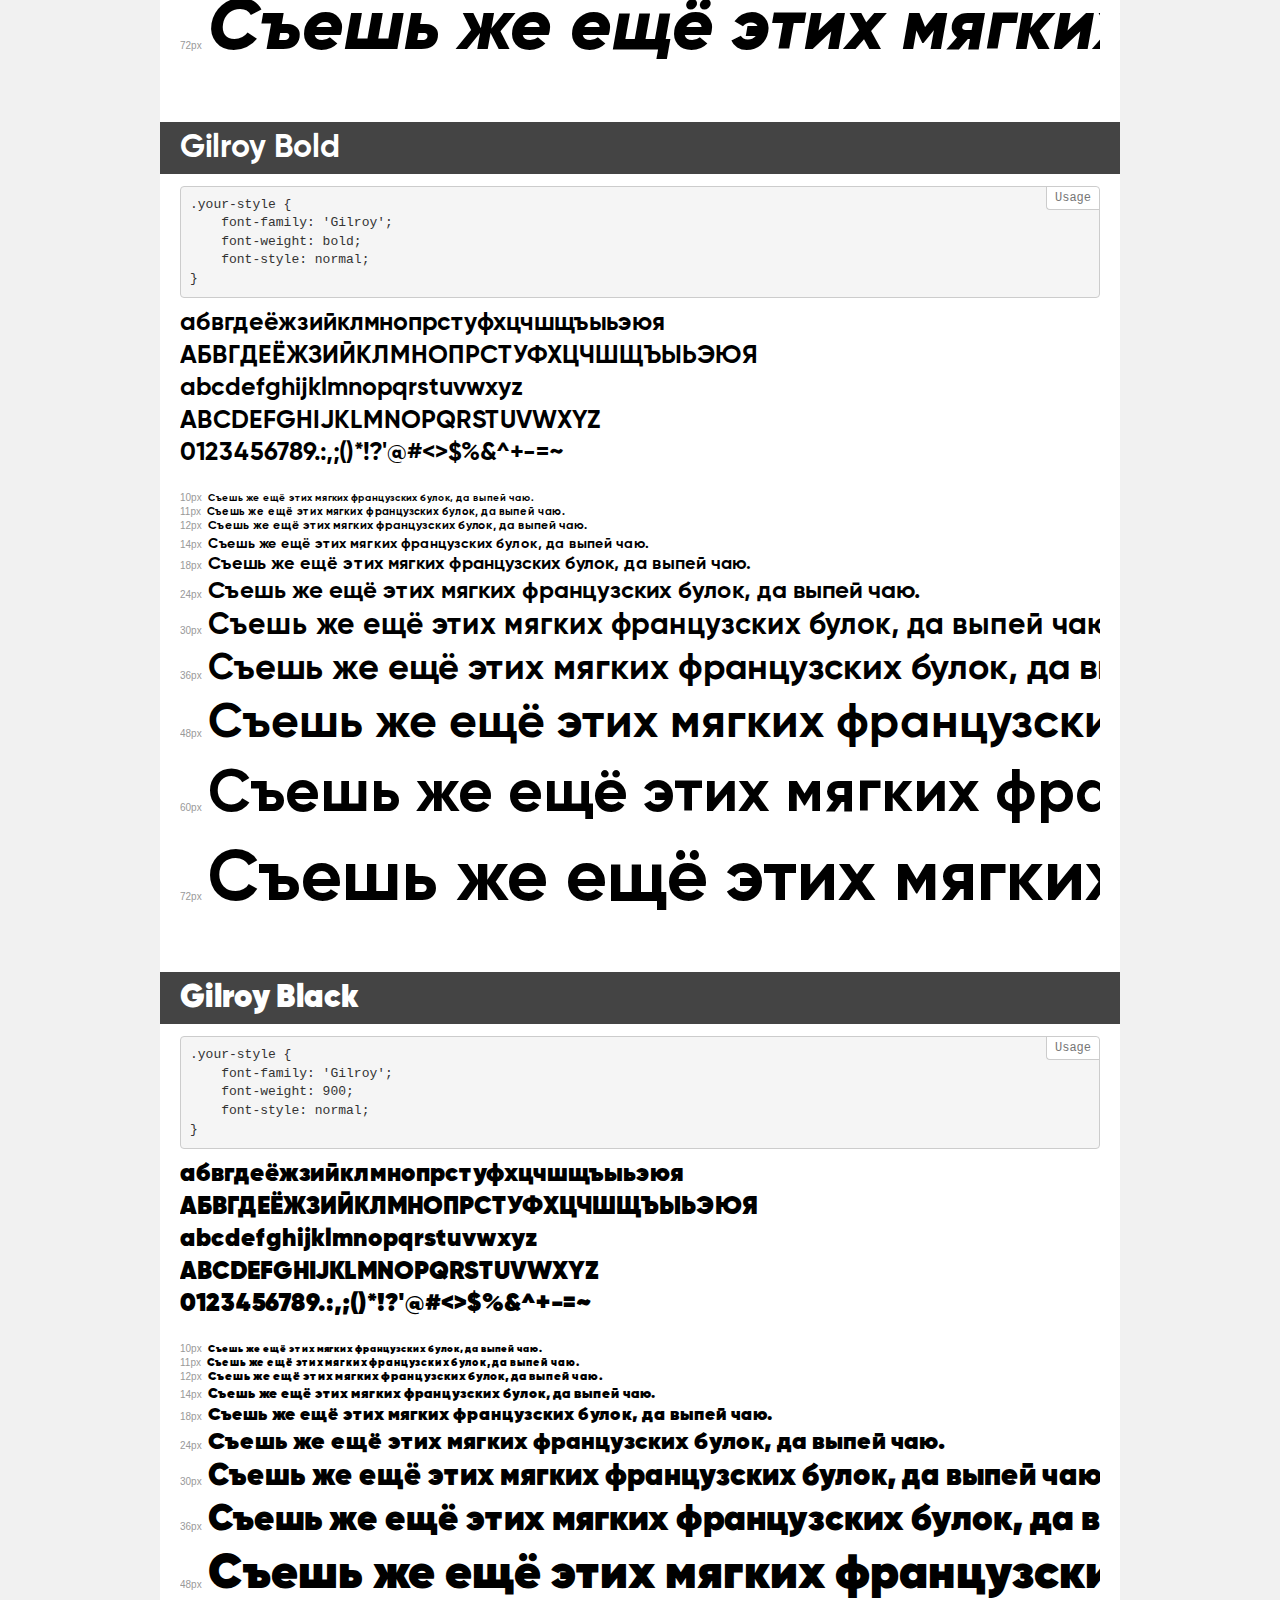
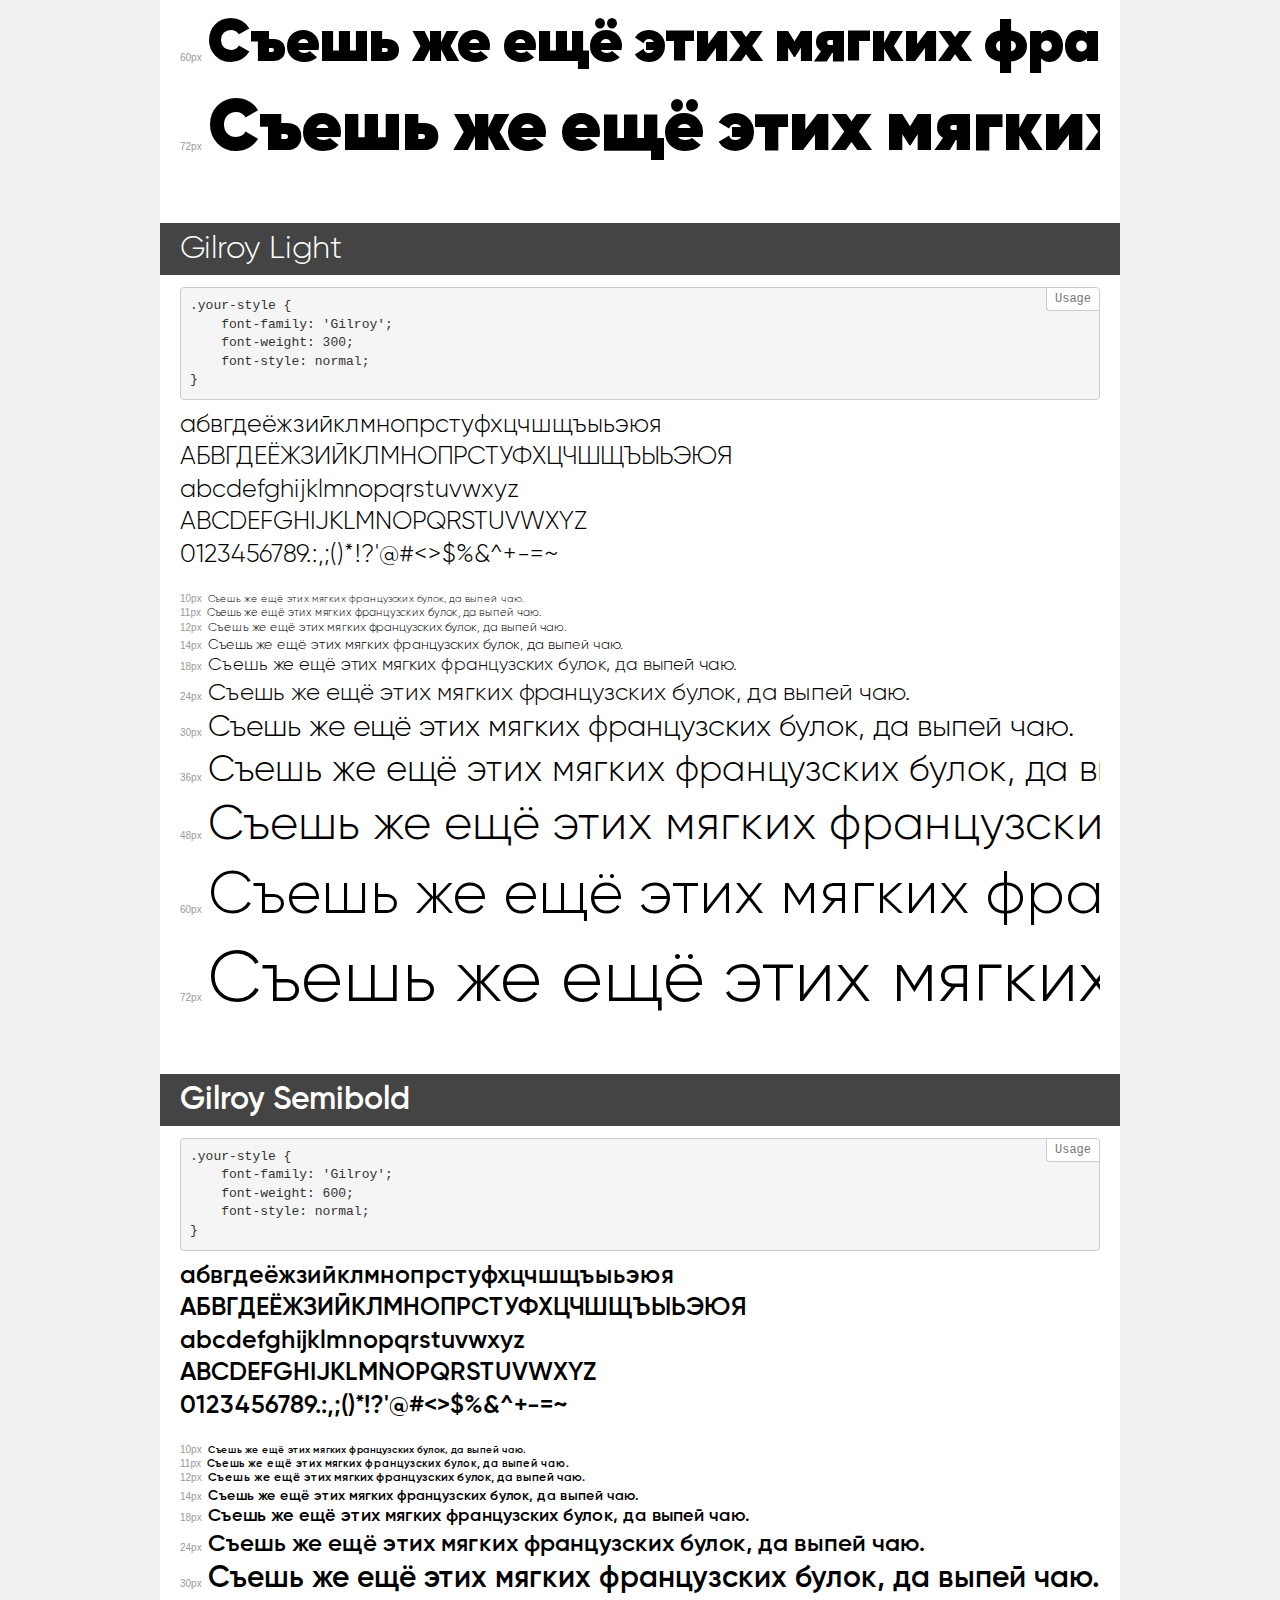
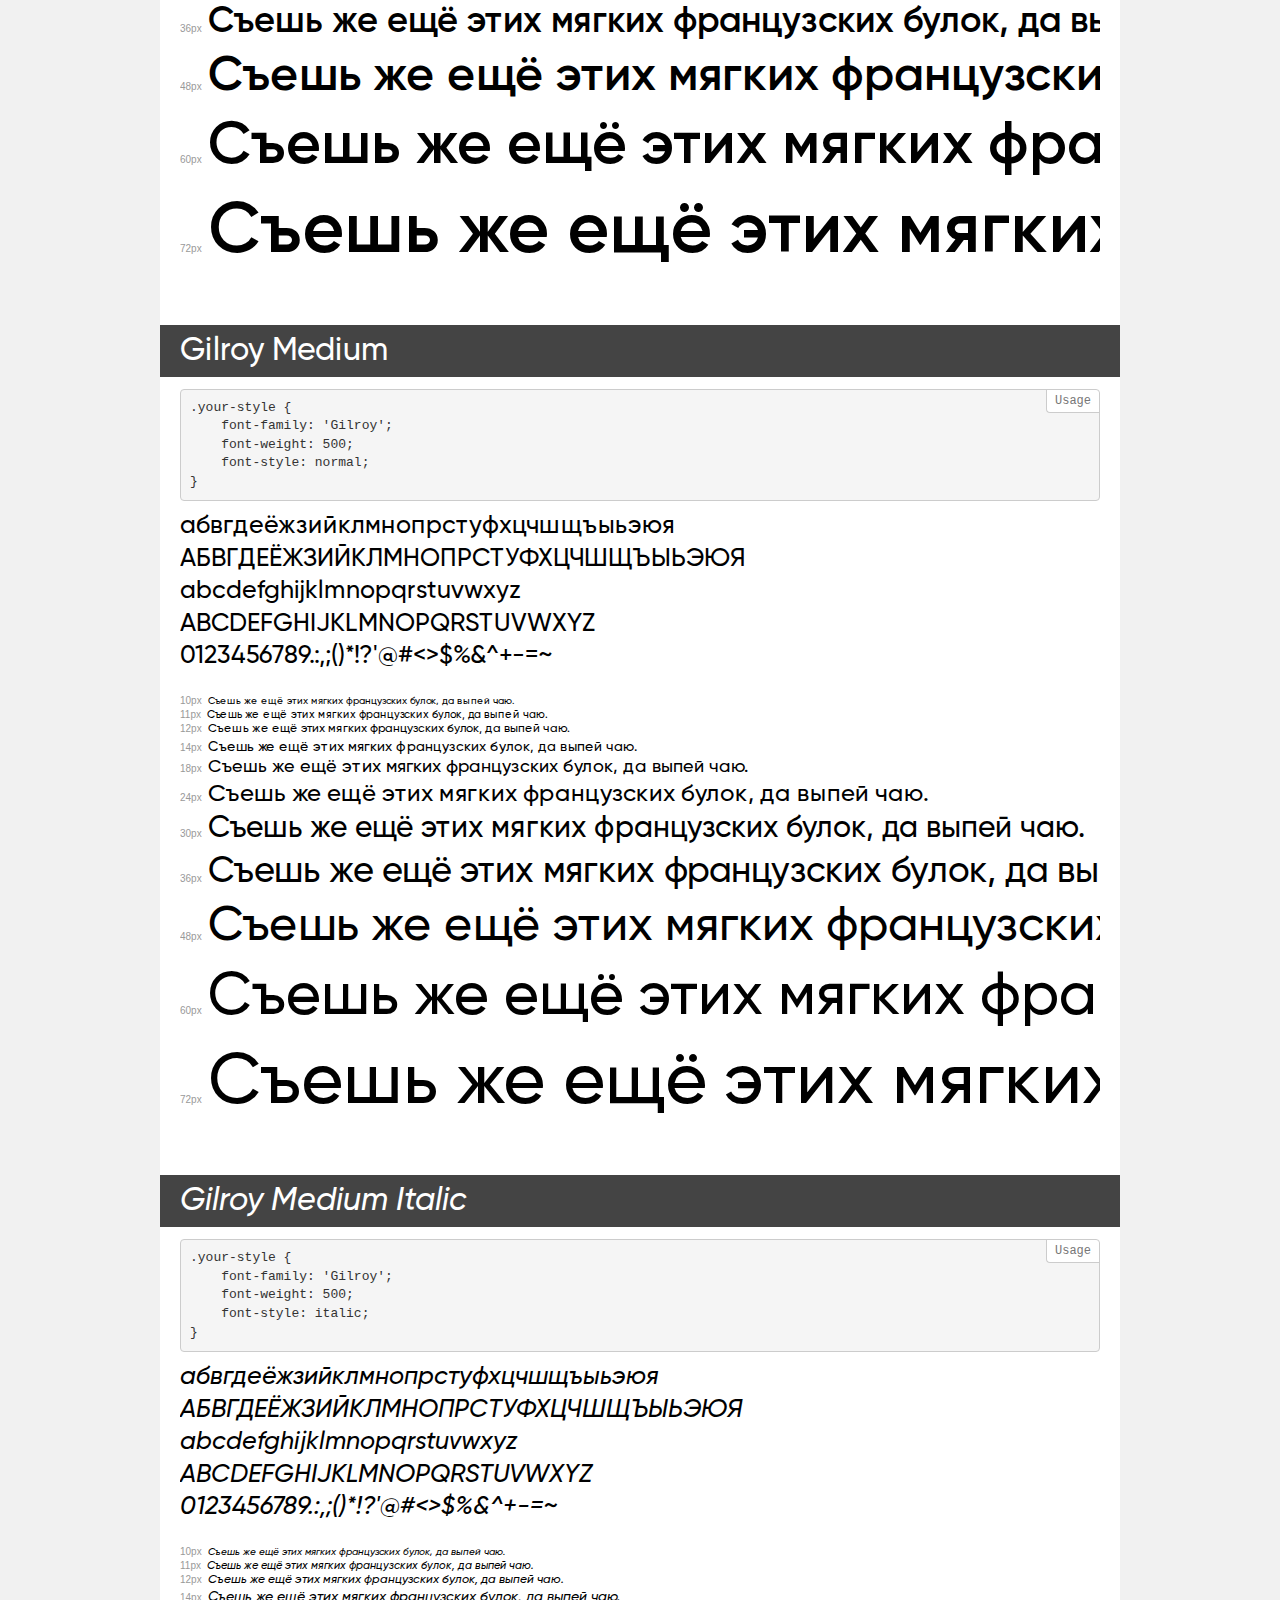
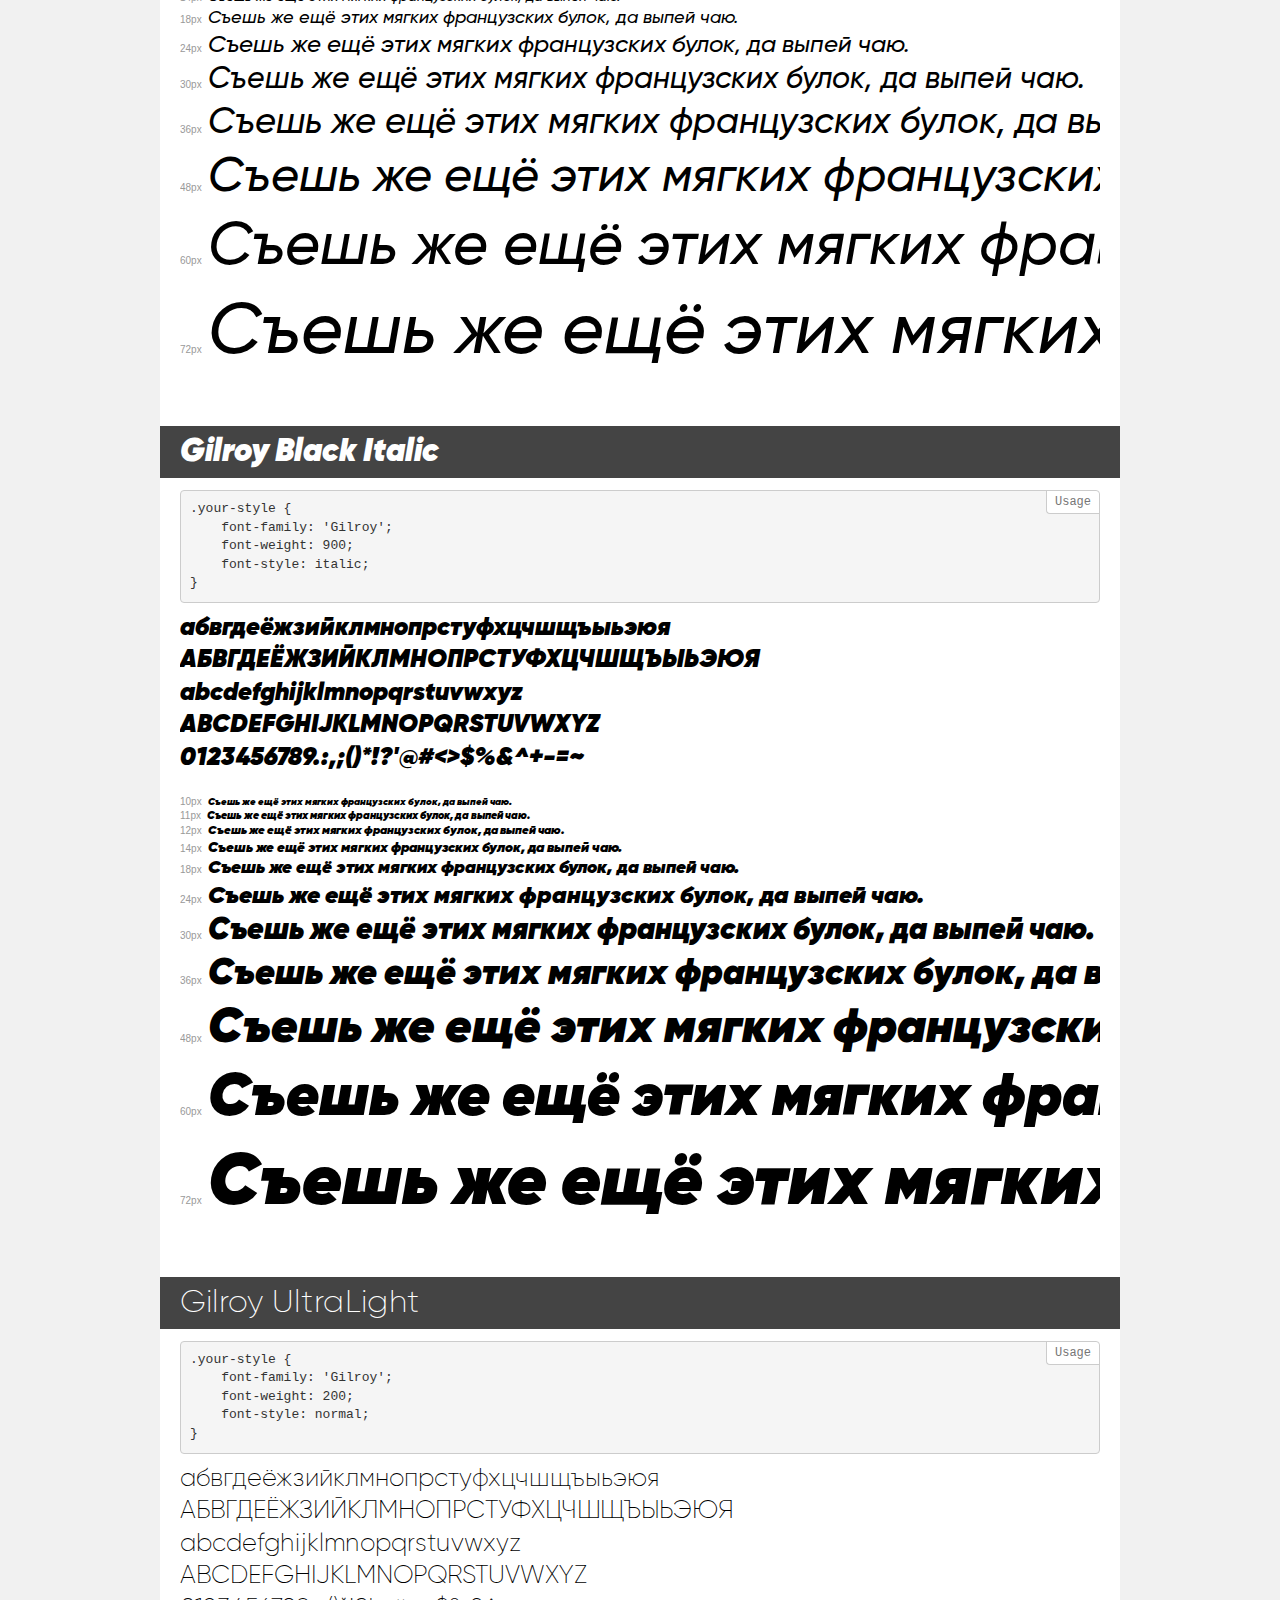
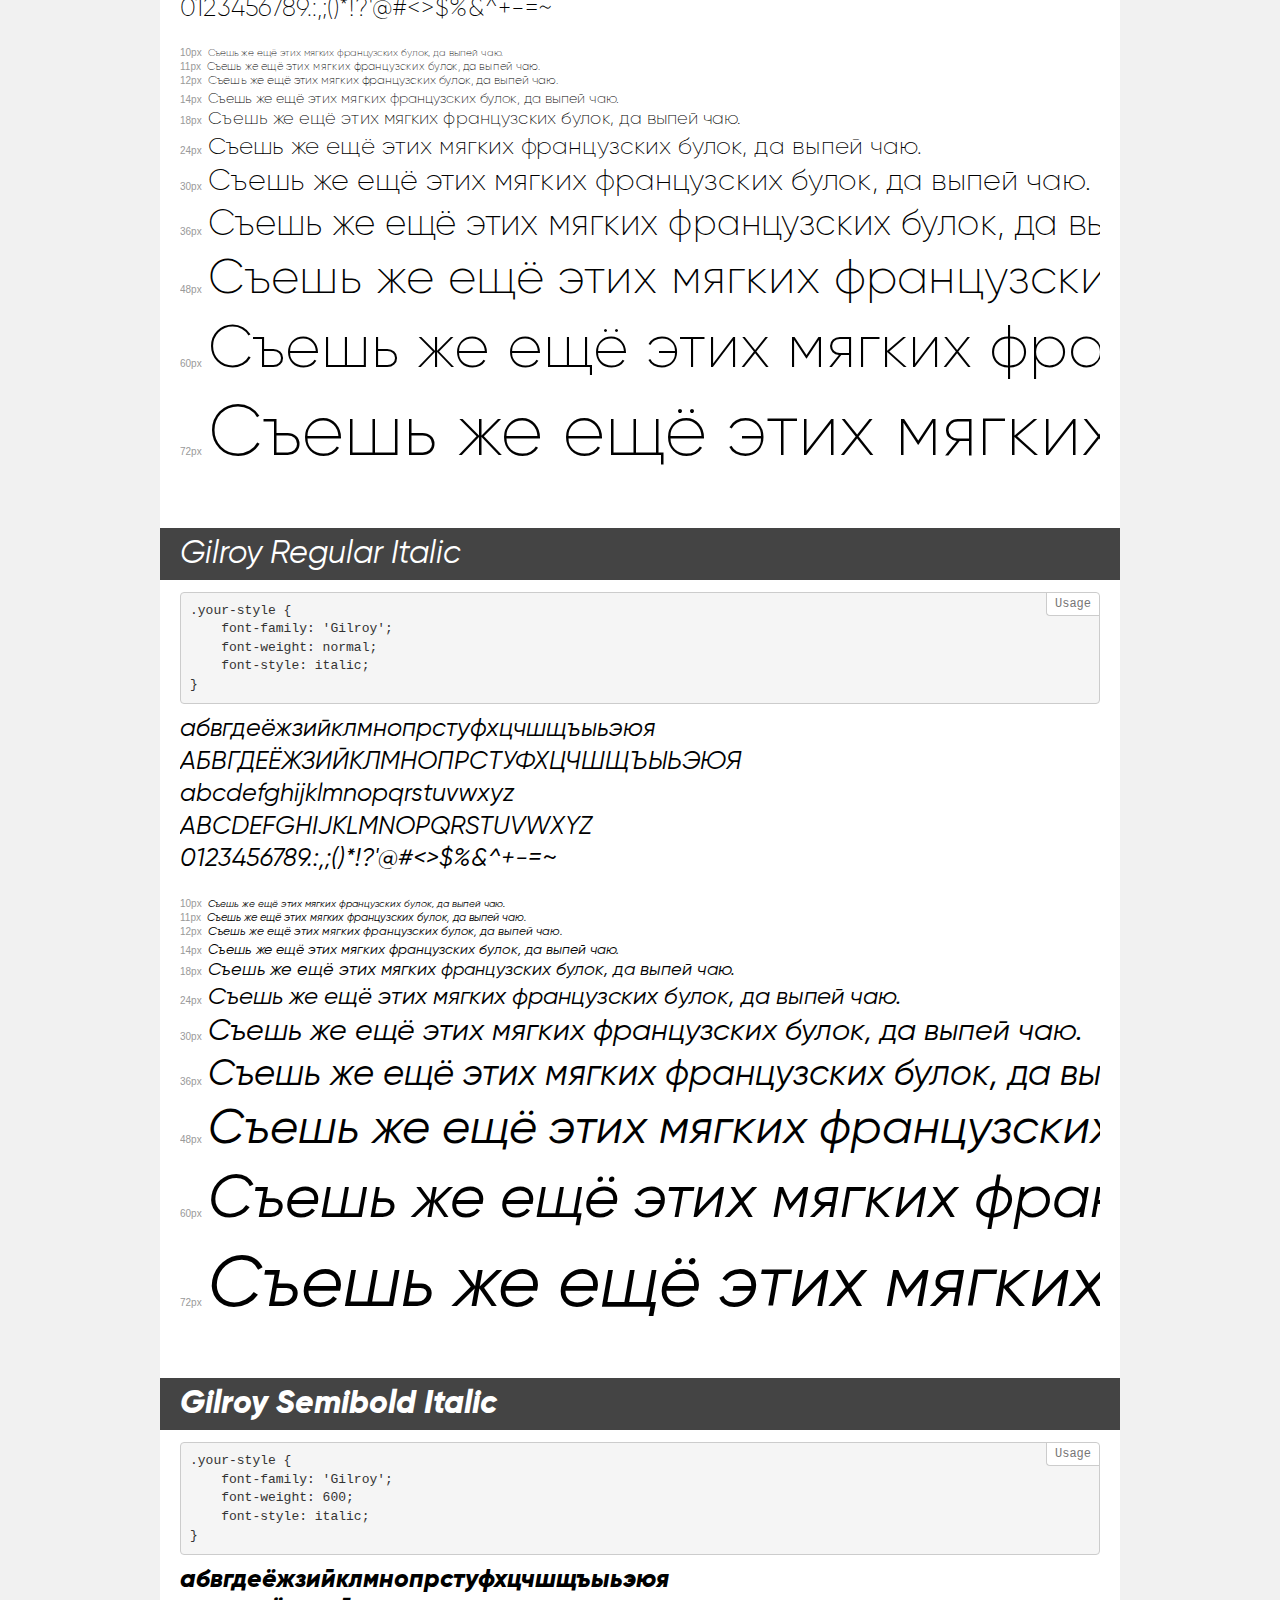
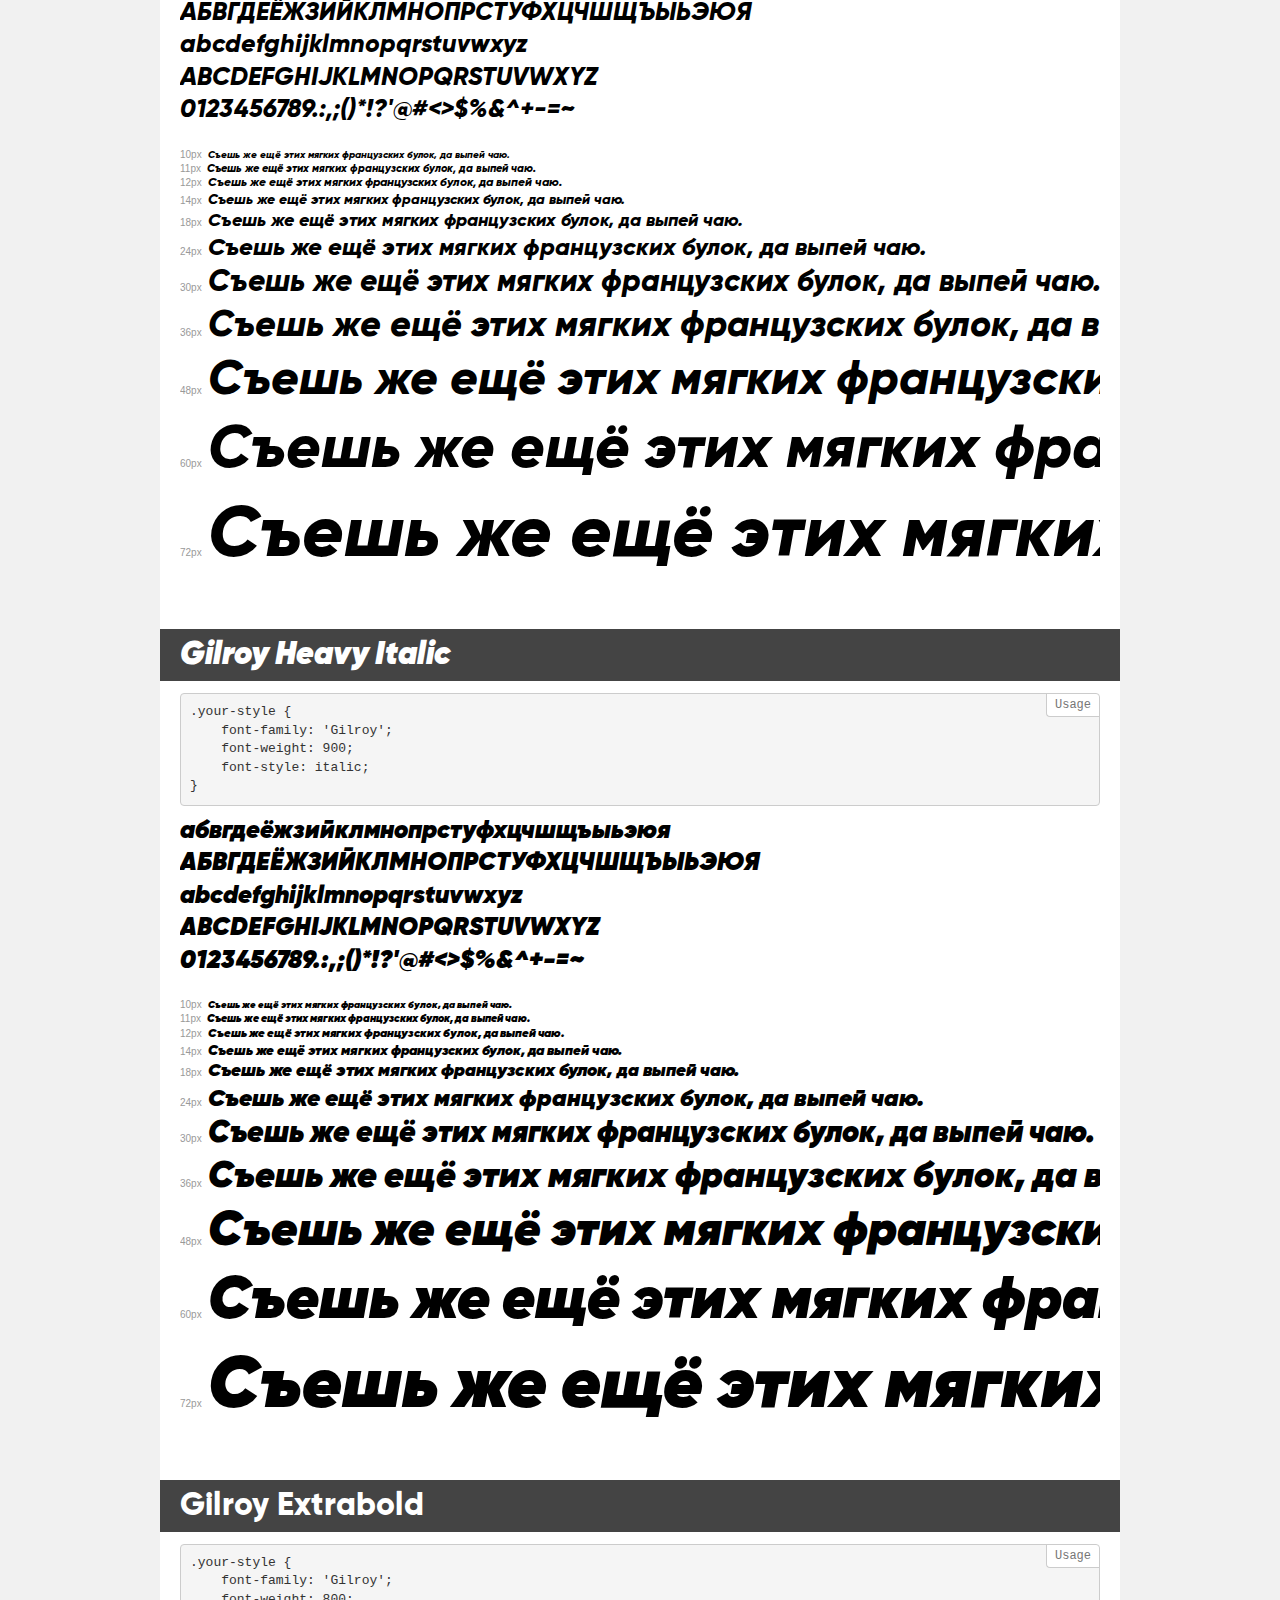
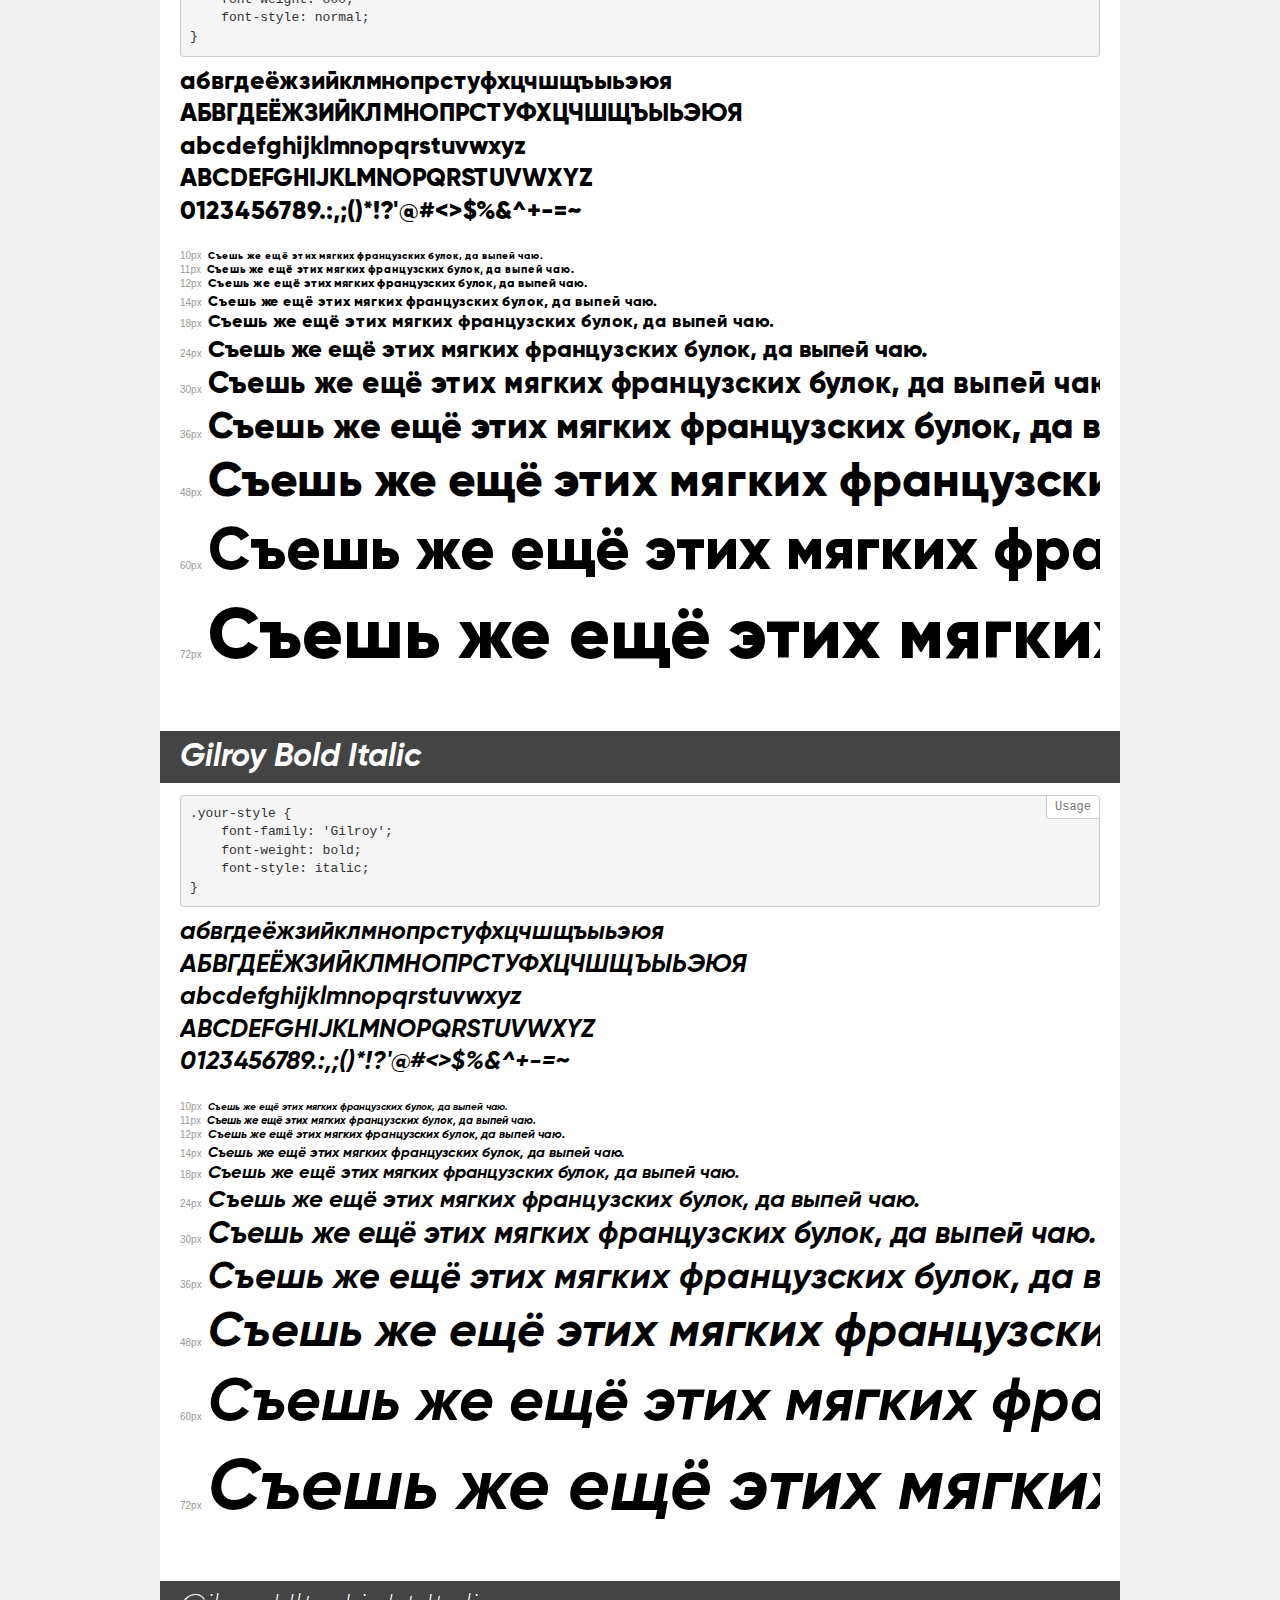
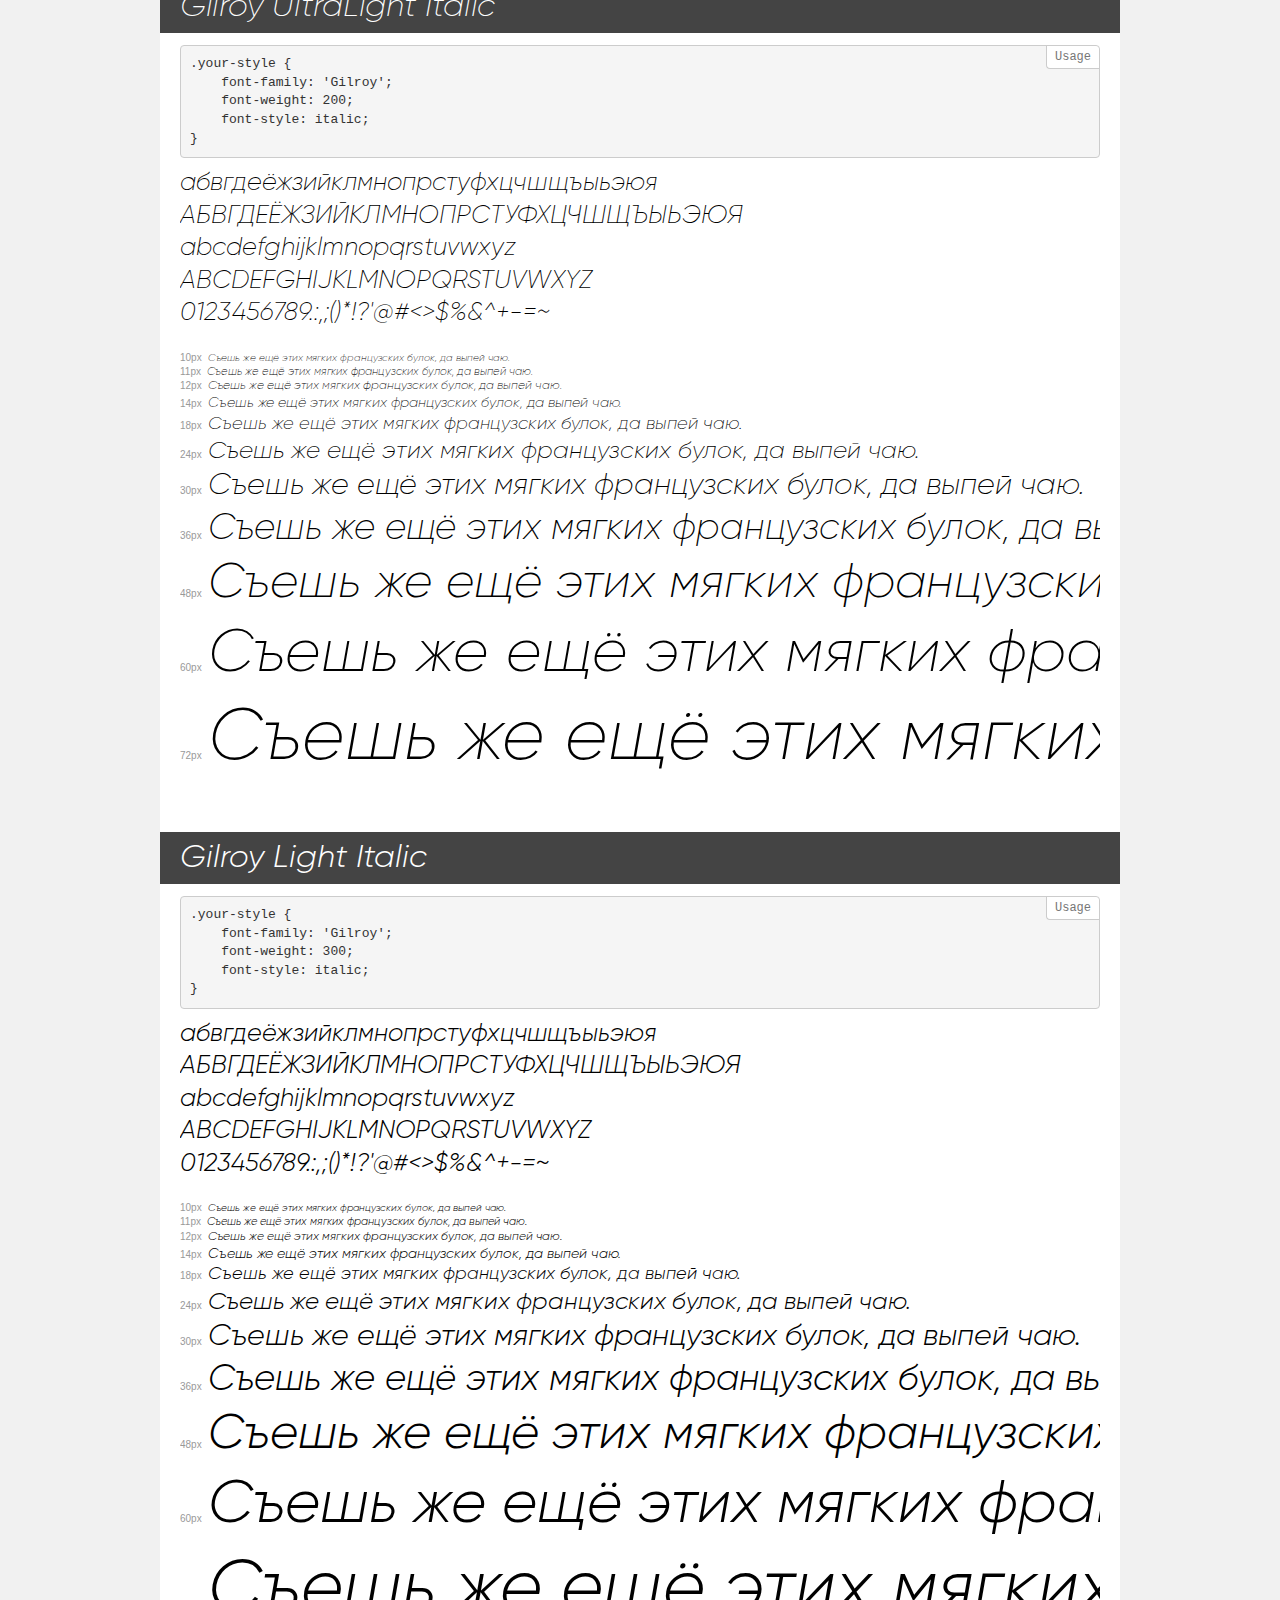
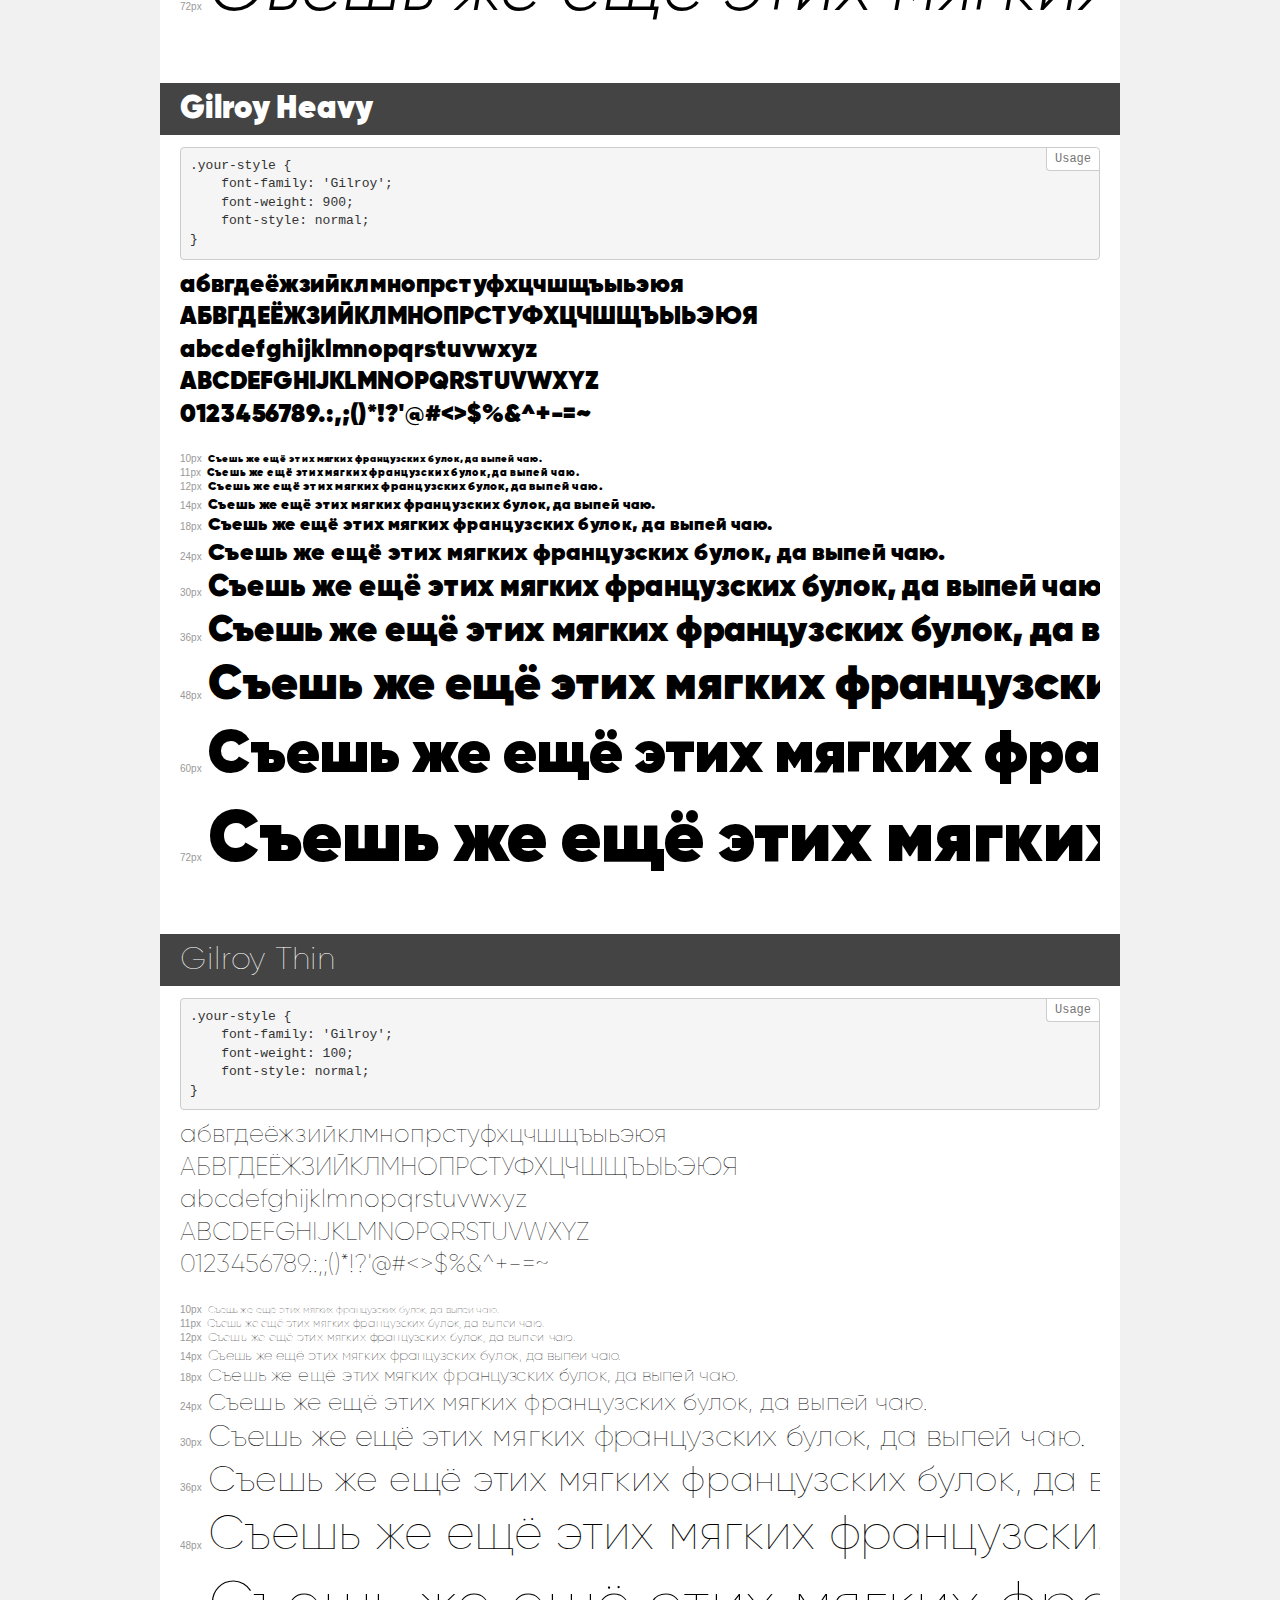
<file: fonts/Gilroy/demo.html>
<!DOCTYPE html>
<html>
<head>
    <meta charset="utf-8">
    <meta http-equiv="X-UA-Compatible" content="IE=edge">
    <meta name="viewport" content="width=device-width, initial-scale=1">
    <meta name="robots" content="noindex, noarchive">
    <meta name="format-detection" content="telephone=no">
    <title>Transfonter demo</title>
    <link href="stylesheet.css" rel="stylesheet">
    <style>
        /*
        http://meyerweb.com/eric/tools/css/reset/
        v2.0 | 20110126
        License: none (public domain)
        */
        html, body, div, span, applet, object, iframe,
        h1, h2, h3, h4, h5, h6, p, blockquote, pre,
        a, abbr, acronym, address, big, cite, code,
        del, dfn, em, img, ins, kbd, q, s, samp,
        small, strike, strong, sub, sup, tt, var,
        b, u, i, center,
        dl, dt, dd, ol, ul, li,
        fieldset, form, label, legend,
        table, caption, tbody, tfoot, thead, tr, th, td,
        article, aside, canvas, details, embed,
        figure, figcaption, footer, header, hgroup,
        menu, nav, output, ruby, section, summary,
        time, mark, audio, video {
            margin: 0;
            padding: 0;
            border: 0;
            font-size: 100%;
            font: inherit;
            vertical-align: baseline;
        }
        /* HTML5 display-role reset for older browsers */
        article, aside, details, figcaption, figure,
        footer, header, hgroup, menu, nav, section {
            display: block;
        }
        body {
            line-height: 1;
        }
        ol, ul {
            list-style: none;
        }
        blockquote, q {
            quotes: none;
        }
        blockquote:before, blockquote:after,
        q:before, q:after {
            content: '';
            content: none;
        }
        table {
            border-collapse: collapse;
            border-spacing: 0;
        }
        /* common styles */
        body {
            background: #f1f1f1;
            color: #000;
        }
        .page {
            background: #fff;
            width: 920px;
            margin: 0 auto;
            padding: 20px 20px 0 20px;
            overflow: hidden;
        }
        .font-container {
            overflow-x: auto;
            overflow-y: hidden;
            margin-bottom: 40px;
            line-height: 1.3;
            white-space: nowrap;
            padding-bottom: 5px;
        }
        h1 {
            position: relative;
            background: #444;
            font-size: 32px;
            color: #fff;
            padding: 10px 20px;
            margin: 0 -20px 12px -20px;
        }
        .letters {
            font-size: 25px;
            margin-bottom: 20px;
        }
        .s10:before {
            content: '10px';
        }
        .s11:before {
            content: '11px';
        }
        .s12:before {
            content: '12px';
        }
        .s14:before {
            content: '14px';
        }
        .s18:before {
            content: '18px';
        }
        .s24:before {
            content: '24px';
        }
        .s30:before {
            content: '30px';
        }
        .s36:before {
            content: '36px';
        }
        .s48:before {
            content: '48px';
        }
        .s60:before {
            content: '60px';
        }
        .s72:before {
            content: '72px';
        }
        .s10:before, .s11:before, .s12:before, .s14:before,
        .s18:before, .s24:before, .s30:before, .s36:before,
        .s48:before, .s60:before, .s72:before {
            font-family: Arial, sans-serif;
            font-size: 10px;
            font-weight: normal;
            font-style: normal;
            color: #999;
            padding-right: 6px;
        }
        pre {
            display: block;
            position: relative;
            padding: 9px;
            margin: 0 0 10px;
            font-family: Monaco, Menlo, Consolas, "Courier New", monospace !important;
            font-size: 13px;
            line-height: 1.428571429;
            color: #333;
            font-weight: normal !important;
            font-style: normal !important;
            background-color: #f5f5f5;
            border: 1px solid #ccc;
            overflow-x: auto;
            border-radius: 4px;
        }
        pre:after {
            display: block;
            position: absolute;
            right: 0;
            top: 0;
            content: 'Usage';
            line-height: 1;
            padding: 5px 8px;
            font-size: 12px;
            color: #767676;
            background-color: #fff;
            border: 1px solid #ccc;
            border-right: none;
            border-top: none;
            border-radius: 0 4px 0 4px;
            z-index: 10;
        }
        /* responsive */
        @media (max-width: 959px) {
            .page {
                width: auto;
                margin: 0;
            }
        }
    </style>
</head>
<body>
<div class="page">
    <div class="demo" style="font-family: 'Gilroy'; font-weight: normal; font-style: normal;">
        <h1>Gilroy Regular</h1>
        <pre>.your-style {
    font-family: 'Gilroy';
    font-weight: normal;
    font-style: normal;
}</pre>
        <div class="font-container">
            <p class="letters">
                абвгдеёжзийклмнопрстуфхцчшщъыьэюя<br>
АБВГДЕЁЖЗИЙКЛМНОПРСТУФХЦЧШЩЪЫЬЭЮЯ<br>
abcdefghijklmnopqrstuvwxyz<br>
ABCDEFGHIJKLMNOPQRSTUVWXYZ<br>
                0123456789.:,;()*!?'@#<>$%&^+-=~
            </p>
            <p class="s10" style="font-size: 10px;">Съешь же ещё этих мягких французских булок, да выпей чаю.</p>
            <p class="s11" style="font-size: 11px;">Съешь же ещё этих мягких французских булок, да выпей чаю.</p>
            <p class="s12" style="font-size: 12px;">Съешь же ещё этих мягких французских булок, да выпей чаю.</p>
            <p class="s14" style="font-size: 14px;">Съешь же ещё этих мягких французских булок, да выпей чаю.</p>
            <p class="s18" style="font-size: 18px;">Съешь же ещё этих мягких французских булок, да выпей чаю.</p>
            <p class="s24" style="font-size: 24px;">Съешь же ещё этих мягких французских булок, да выпей чаю.</p>
            <p class="s30" style="font-size: 30px;">Съешь же ещё этих мягких французских булок, да выпей чаю.</p>
            <p class="s36" style="font-size: 36px;">Съешь же ещё этих мягких французских булок, да выпей чаю.</p>
            <p class="s48" style="font-size: 48px;">Съешь же ещё этих мягких французских булок, да выпей чаю.</p>
            <p class="s60" style="font-size: 60px;">Съешь же ещё этих мягких французских булок, да выпей чаю.</p>
            <p class="s72" style="font-size: 72px;">Съешь же ещё этих мягких французских булок, да выпей чаю.</p>
        </div>
    </div>
    <div class="demo" style="font-family: 'Gilroy'; font-weight: 800; font-style: italic;">
        <h1>Gilroy Extrabold Italic</h1>
        <pre>.your-style {
    font-family: 'Gilroy';
    font-weight: 800;
    font-style: italic;
}</pre>
        <div class="font-container">
            <p class="letters">
                абвгдеёжзийклмнопрстуфхцчшщъыьэюя<br>
АБВГДЕЁЖЗИЙКЛМНОПРСТУФХЦЧШЩЪЫЬЭЮЯ<br>
abcdefghijklmnopqrstuvwxyz<br>
ABCDEFGHIJKLMNOPQRSTUVWXYZ<br>
                0123456789.:,;()*!?'@#<>$%&^+-=~
            </p>
            <p class="s10" style="font-size: 10px;">Съешь же ещё этих мягких французских булок, да выпей чаю.</p>
            <p class="s11" style="font-size: 11px;">Съешь же ещё этих мягких французских булок, да выпей чаю.</p>
            <p class="s12" style="font-size: 12px;">Съешь же ещё этих мягких французских булок, да выпей чаю.</p>
            <p class="s14" style="font-size: 14px;">Съешь же ещё этих мягких французских булок, да выпей чаю.</p>
            <p class="s18" style="font-size: 18px;">Съешь же ещё этих мягких французских булок, да выпей чаю.</p>
            <p class="s24" style="font-size: 24px;">Съешь же ещё этих мягких французских булок, да выпей чаю.</p>
            <p class="s30" style="font-size: 30px;">Съешь же ещё этих мягких французских булок, да выпей чаю.</p>
            <p class="s36" style="font-size: 36px;">Съешь же ещё этих мягких французских булок, да выпей чаю.</p>
            <p class="s48" style="font-size: 48px;">Съешь же ещё этих мягких французских булок, да выпей чаю.</p>
            <p class="s60" style="font-size: 60px;">Съешь же ещё этих мягких французских булок, да выпей чаю.</p>
            <p class="s72" style="font-size: 72px;">Съешь же ещё этих мягких французских булок, да выпей чаю.</p>
        </div>
    </div>
    <div class="demo" style="font-family: 'Gilroy'; font-weight: bold; font-style: normal;">
        <h1>Gilroy Bold</h1>
        <pre>.your-style {
    font-family: 'Gilroy';
    font-weight: bold;
    font-style: normal;
}</pre>
        <div class="font-container">
            <p class="letters">
                абвгдеёжзийклмнопрстуфхцчшщъыьэюя<br>
АБВГДЕЁЖЗИЙКЛМНОПРСТУФХЦЧШЩЪЫЬЭЮЯ<br>
abcdefghijklmnopqrstuvwxyz<br>
ABCDEFGHIJKLMNOPQRSTUVWXYZ<br>
                0123456789.:,;()*!?'@#<>$%&^+-=~
            </p>
            <p class="s10" style="font-size: 10px;">Съешь же ещё этих мягких французских булок, да выпей чаю.</p>
            <p class="s11" style="font-size: 11px;">Съешь же ещё этих мягких французских булок, да выпей чаю.</p>
            <p class="s12" style="font-size: 12px;">Съешь же ещё этих мягких французских булок, да выпей чаю.</p>
            <p class="s14" style="font-size: 14px;">Съешь же ещё этих мягких французских булок, да выпей чаю.</p>
            <p class="s18" style="font-size: 18px;">Съешь же ещё этих мягких французских булок, да выпей чаю.</p>
            <p class="s24" style="font-size: 24px;">Съешь же ещё этих мягких французских булок, да выпей чаю.</p>
            <p class="s30" style="font-size: 30px;">Съешь же ещё этих мягких французских булок, да выпей чаю.</p>
            <p class="s36" style="font-size: 36px;">Съешь же ещё этих мягких французских булок, да выпей чаю.</p>
            <p class="s48" style="font-size: 48px;">Съешь же ещё этих мягких французских булок, да выпей чаю.</p>
            <p class="s60" style="font-size: 60px;">Съешь же ещё этих мягких французских булок, да выпей чаю.</p>
            <p class="s72" style="font-size: 72px;">Съешь же ещё этих мягких французских булок, да выпей чаю.</p>
        </div>
    </div>
    <div class="demo" style="font-family: 'Gilroy'; font-weight: 900; font-style: normal;">
        <h1>Gilroy Black</h1>
        <pre>.your-style {
    font-family: 'Gilroy';
    font-weight: 900;
    font-style: normal;
}</pre>
        <div class="font-container">
            <p class="letters">
                абвгдеёжзийклмнопрстуфхцчшщъыьэюя<br>
АБВГДЕЁЖЗИЙКЛМНОПРСТУФХЦЧШЩЪЫЬЭЮЯ<br>
abcdefghijklmnopqrstuvwxyz<br>
ABCDEFGHIJKLMNOPQRSTUVWXYZ<br>
                0123456789.:,;()*!?'@#<>$%&^+-=~
            </p>
            <p class="s10" style="font-size: 10px;">Съешь же ещё этих мягких французских булок, да выпей чаю.</p>
            <p class="s11" style="font-size: 11px;">Съешь же ещё этих мягких французских булок, да выпей чаю.</p>
            <p class="s12" style="font-size: 12px;">Съешь же ещё этих мягких французских булок, да выпей чаю.</p>
            <p class="s14" style="font-size: 14px;">Съешь же ещё этих мягких французских булок, да выпей чаю.</p>
            <p class="s18" style="font-size: 18px;">Съешь же ещё этих мягких французских булок, да выпей чаю.</p>
            <p class="s24" style="font-size: 24px;">Съешь же ещё этих мягких французских булок, да выпей чаю.</p>
            <p class="s30" style="font-size: 30px;">Съешь же ещё этих мягких французских булок, да выпей чаю.</p>
            <p class="s36" style="font-size: 36px;">Съешь же ещё этих мягких французских булок, да выпей чаю.</p>
            <p class="s48" style="font-size: 48px;">Съешь же ещё этих мягких французских булок, да выпей чаю.</p>
            <p class="s60" style="font-size: 60px;">Съешь же ещё этих мягких французских булок, да выпей чаю.</p>
            <p class="s72" style="font-size: 72px;">Съешь же ещё этих мягких французских булок, да выпей чаю.</p>
        </div>
    </div>
    <div class="demo" style="font-family: 'Gilroy'; font-weight: 300; font-style: normal;">
        <h1>Gilroy Light</h1>
        <pre>.your-style {
    font-family: 'Gilroy';
    font-weight: 300;
    font-style: normal;
}</pre>
        <div class="font-container">
            <p class="letters">
                абвгдеёжзийклмнопрстуфхцчшщъыьэюя<br>
АБВГДЕЁЖЗИЙКЛМНОПРСТУФХЦЧШЩЪЫЬЭЮЯ<br>
abcdefghijklmnopqrstuvwxyz<br>
ABCDEFGHIJKLMNOPQRSTUVWXYZ<br>
                0123456789.:,;()*!?'@#<>$%&^+-=~
            </p>
            <p class="s10" style="font-size: 10px;">Съешь же ещё этих мягких французских булок, да выпей чаю.</p>
            <p class="s11" style="font-size: 11px;">Съешь же ещё этих мягких французских булок, да выпей чаю.</p>
            <p class="s12" style="font-size: 12px;">Съешь же ещё этих мягких французских булок, да выпей чаю.</p>
            <p class="s14" style="font-size: 14px;">Съешь же ещё этих мягких французских булок, да выпей чаю.</p>
            <p class="s18" style="font-size: 18px;">Съешь же ещё этих мягких французских булок, да выпей чаю.</p>
            <p class="s24" style="font-size: 24px;">Съешь же ещё этих мягких французских булок, да выпей чаю.</p>
            <p class="s30" style="font-size: 30px;">Съешь же ещё этих мягких французских булок, да выпей чаю.</p>
            <p class="s36" style="font-size: 36px;">Съешь же ещё этих мягких французских булок, да выпей чаю.</p>
            <p class="s48" style="font-size: 48px;">Съешь же ещё этих мягких французских булок, да выпей чаю.</p>
            <p class="s60" style="font-size: 60px;">Съешь же ещё этих мягких французских булок, да выпей чаю.</p>
            <p class="s72" style="font-size: 72px;">Съешь же ещё этих мягких французских булок, да выпей чаю.</p>
        </div>
    </div>
    <div class="demo" style="font-family: 'Gilroy'; font-weight: 600; font-style: normal;">
        <h1>Gilroy Semibold</h1>
        <pre>.your-style {
    font-family: 'Gilroy';
    font-weight: 600;
    font-style: normal;
}</pre>
        <div class="font-container">
            <p class="letters">
                абвгдеёжзийклмнопрстуфхцчшщъыьэюя<br>
АБВГДЕЁЖЗИЙКЛМНОПРСТУФХЦЧШЩЪЫЬЭЮЯ<br>
abcdefghijklmnopqrstuvwxyz<br>
ABCDEFGHIJKLMNOPQRSTUVWXYZ<br>
                0123456789.:,;()*!?'@#<>$%&^+-=~
            </p>
            <p class="s10" style="font-size: 10px;">Съешь же ещё этих мягких французских булок, да выпей чаю.</p>
            <p class="s11" style="font-size: 11px;">Съешь же ещё этих мягких французских булок, да выпей чаю.</p>
            <p class="s12" style="font-size: 12px;">Съешь же ещё этих мягких французских булок, да выпей чаю.</p>
            <p class="s14" style="font-size: 14px;">Съешь же ещё этих мягких французских булок, да выпей чаю.</p>
            <p class="s18" style="font-size: 18px;">Съешь же ещё этих мягких французских булок, да выпей чаю.</p>
            <p class="s24" style="font-size: 24px;">Съешь же ещё этих мягких французских булок, да выпей чаю.</p>
            <p class="s30" style="font-size: 30px;">Съешь же ещё этих мягких французских булок, да выпей чаю.</p>
            <p class="s36" style="font-size: 36px;">Съешь же ещё этих мягких французских булок, да выпей чаю.</p>
            <p class="s48" style="font-size: 48px;">Съешь же ещё этих мягких французских булок, да выпей чаю.</p>
            <p class="s60" style="font-size: 60px;">Съешь же ещё этих мягких французских булок, да выпей чаю.</p>
            <p class="s72" style="font-size: 72px;">Съешь же ещё этих мягких французских булок, да выпей чаю.</p>
        </div>
    </div>
    <div class="demo" style="font-family: 'Gilroy'; font-weight: 500; font-style: normal;">
        <h1>Gilroy Medium</h1>
        <pre>.your-style {
    font-family: 'Gilroy';
    font-weight: 500;
    font-style: normal;
}</pre>
        <div class="font-container">
            <p class="letters">
                абвгдеёжзийклмнопрстуфхцчшщъыьэюя<br>
АБВГДЕЁЖЗИЙКЛМНОПРСТУФХЦЧШЩЪЫЬЭЮЯ<br>
abcdefghijklmnopqrstuvwxyz<br>
ABCDEFGHIJKLMNOPQRSTUVWXYZ<br>
                0123456789.:,;()*!?'@#<>$%&^+-=~
            </p>
            <p class="s10" style="font-size: 10px;">Съешь же ещё этих мягких французских булок, да выпей чаю.</p>
            <p class="s11" style="font-size: 11px;">Съешь же ещё этих мягких французских булок, да выпей чаю.</p>
            <p class="s12" style="font-size: 12px;">Съешь же ещё этих мягких французских булок, да выпей чаю.</p>
            <p class="s14" style="font-size: 14px;">Съешь же ещё этих мягких французских булок, да выпей чаю.</p>
            <p class="s18" style="font-size: 18px;">Съешь же ещё этих мягких французских булок, да выпей чаю.</p>
            <p class="s24" style="font-size: 24px;">Съешь же ещё этих мягких французских булок, да выпей чаю.</p>
            <p class="s30" style="font-size: 30px;">Съешь же ещё этих мягких французских булок, да выпей чаю.</p>
            <p class="s36" style="font-size: 36px;">Съешь же ещё этих мягких французских булок, да выпей чаю.</p>
            <p class="s48" style="font-size: 48px;">Съешь же ещё этих мягких французских булок, да выпей чаю.</p>
            <p class="s60" style="font-size: 60px;">Съешь же ещё этих мягких французских булок, да выпей чаю.</p>
            <p class="s72" style="font-size: 72px;">Съешь же ещё этих мягких французских булок, да выпей чаю.</p>
        </div>
    </div>
    <div class="demo" style="font-family: 'Gilroy'; font-weight: 500; font-style: italic;">
        <h1>Gilroy Medium Italic</h1>
        <pre>.your-style {
    font-family: 'Gilroy';
    font-weight: 500;
    font-style: italic;
}</pre>
        <div class="font-container">
            <p class="letters">
                абвгдеёжзийклмнопрстуфхцчшщъыьэюя<br>
АБВГДЕЁЖЗИЙКЛМНОПРСТУФХЦЧШЩЪЫЬЭЮЯ<br>
abcdefghijklmnopqrstuvwxyz<br>
ABCDEFGHIJKLMNOPQRSTUVWXYZ<br>
                0123456789.:,;()*!?'@#<>$%&^+-=~
            </p>
            <p class="s10" style="font-size: 10px;">Съешь же ещё этих мягких французских булок, да выпей чаю.</p>
            <p class="s11" style="font-size: 11px;">Съешь же ещё этих мягких французских булок, да выпей чаю.</p>
            <p class="s12" style="font-size: 12px;">Съешь же ещё этих мягких французских булок, да выпей чаю.</p>
            <p class="s14" style="font-size: 14px;">Съешь же ещё этих мягких французских булок, да выпей чаю.</p>
            <p class="s18" style="font-size: 18px;">Съешь же ещё этих мягких французских булок, да выпей чаю.</p>
            <p class="s24" style="font-size: 24px;">Съешь же ещё этих мягких французских булок, да выпей чаю.</p>
            <p class="s30" style="font-size: 30px;">Съешь же ещё этих мягких французских булок, да выпей чаю.</p>
            <p class="s36" style="font-size: 36px;">Съешь же ещё этих мягких французских булок, да выпей чаю.</p>
            <p class="s48" style="font-size: 48px;">Съешь же ещё этих мягких французских булок, да выпей чаю.</p>
            <p class="s60" style="font-size: 60px;">Съешь же ещё этих мягких французских булок, да выпей чаю.</p>
            <p class="s72" style="font-size: 72px;">Съешь же ещё этих мягких французских булок, да выпей чаю.</p>
        </div>
    </div>
    <div class="demo" style="font-family: 'Gilroy'; font-weight: 900; font-style: italic;">
        <h1>Gilroy Black Italic</h1>
        <pre>.your-style {
    font-family: 'Gilroy';
    font-weight: 900;
    font-style: italic;
}</pre>
        <div class="font-container">
            <p class="letters">
                абвгдеёжзийклмнопрстуфхцчшщъыьэюя<br>
АБВГДЕЁЖЗИЙКЛМНОПРСТУФХЦЧШЩЪЫЬЭЮЯ<br>
abcdefghijklmnopqrstuvwxyz<br>
ABCDEFGHIJKLMNOPQRSTUVWXYZ<br>
                0123456789.:,;()*!?'@#<>$%&^+-=~
            </p>
            <p class="s10" style="font-size: 10px;">Съешь же ещё этих мягких французских булок, да выпей чаю.</p>
            <p class="s11" style="font-size: 11px;">Съешь же ещё этих мягких французских булок, да выпей чаю.</p>
            <p class="s12" style="font-size: 12px;">Съешь же ещё этих мягких французских булок, да выпей чаю.</p>
            <p class="s14" style="font-size: 14px;">Съешь же ещё этих мягких французских булок, да выпей чаю.</p>
            <p class="s18" style="font-size: 18px;">Съешь же ещё этих мягких французских булок, да выпей чаю.</p>
            <p class="s24" style="font-size: 24px;">Съешь же ещё этих мягких французских булок, да выпей чаю.</p>
            <p class="s30" style="font-size: 30px;">Съешь же ещё этих мягких французских булок, да выпей чаю.</p>
            <p class="s36" style="font-size: 36px;">Съешь же ещё этих мягких французских булок, да выпей чаю.</p>
            <p class="s48" style="font-size: 48px;">Съешь же ещё этих мягких французских булок, да выпей чаю.</p>
            <p class="s60" style="font-size: 60px;">Съешь же ещё этих мягких французских булок, да выпей чаю.</p>
            <p class="s72" style="font-size: 72px;">Съешь же ещё этих мягких французских булок, да выпей чаю.</p>
        </div>
    </div>
    <div class="demo" style="font-family: 'Gilroy'; font-weight: 200; font-style: normal;">
        <h1>Gilroy UltraLight</h1>
        <pre>.your-style {
    font-family: 'Gilroy';
    font-weight: 200;
    font-style: normal;
}</pre>
        <div class="font-container">
            <p class="letters">
                абвгдеёжзийклмнопрстуфхцчшщъыьэюя<br>
АБВГДЕЁЖЗИЙКЛМНОПРСТУФХЦЧШЩЪЫЬЭЮЯ<br>
abcdefghijklmnopqrstuvwxyz<br>
ABCDEFGHIJKLMNOPQRSTUVWXYZ<br>
                0123456789.:,;()*!?'@#<>$%&^+-=~
            </p>
            <p class="s10" style="font-size: 10px;">Съешь же ещё этих мягких французских булок, да выпей чаю.</p>
            <p class="s11" style="font-size: 11px;">Съешь же ещё этих мягких французских булок, да выпей чаю.</p>
            <p class="s12" style="font-size: 12px;">Съешь же ещё этих мягких французских булок, да выпей чаю.</p>
            <p class="s14" style="font-size: 14px;">Съешь же ещё этих мягких французских булок, да выпей чаю.</p>
            <p class="s18" style="font-size: 18px;">Съешь же ещё этих мягких французских булок, да выпей чаю.</p>
            <p class="s24" style="font-size: 24px;">Съешь же ещё этих мягких французских булок, да выпей чаю.</p>
            <p class="s30" style="font-size: 30px;">Съешь же ещё этих мягких французских булок, да выпей чаю.</p>
            <p class="s36" style="font-size: 36px;">Съешь же ещё этих мягких французских булок, да выпей чаю.</p>
            <p class="s48" style="font-size: 48px;">Съешь же ещё этих мягких французских булок, да выпей чаю.</p>
            <p class="s60" style="font-size: 60px;">Съешь же ещё этих мягких французских булок, да выпей чаю.</p>
            <p class="s72" style="font-size: 72px;">Съешь же ещё этих мягких французских булок, да выпей чаю.</p>
        </div>
    </div>
    <div class="demo" style="font-family: 'Gilroy'; font-weight: normal; font-style: italic;">
        <h1>Gilroy Regular Italic</h1>
        <pre>.your-style {
    font-family: 'Gilroy';
    font-weight: normal;
    font-style: italic;
}</pre>
        <div class="font-container">
            <p class="letters">
                абвгдеёжзийклмнопрстуфхцчшщъыьэюя<br>
АБВГДЕЁЖЗИЙКЛМНОПРСТУФХЦЧШЩЪЫЬЭЮЯ<br>
abcdefghijklmnopqrstuvwxyz<br>
ABCDEFGHIJKLMNOPQRSTUVWXYZ<br>
                0123456789.:,;()*!?'@#<>$%&^+-=~
            </p>
            <p class="s10" style="font-size: 10px;">Съешь же ещё этих мягких французских булок, да выпей чаю.</p>
            <p class="s11" style="font-size: 11px;">Съешь же ещё этих мягких французских булок, да выпей чаю.</p>
            <p class="s12" style="font-size: 12px;">Съешь же ещё этих мягких французских булок, да выпей чаю.</p>
            <p class="s14" style="font-size: 14px;">Съешь же ещё этих мягких французских булок, да выпей чаю.</p>
            <p class="s18" style="font-size: 18px;">Съешь же ещё этих мягких французских булок, да выпей чаю.</p>
            <p class="s24" style="font-size: 24px;">Съешь же ещё этих мягких французских булок, да выпей чаю.</p>
            <p class="s30" style="font-size: 30px;">Съешь же ещё этих мягких французских булок, да выпей чаю.</p>
            <p class="s36" style="font-size: 36px;">Съешь же ещё этих мягких французских булок, да выпей чаю.</p>
            <p class="s48" style="font-size: 48px;">Съешь же ещё этих мягких французских булок, да выпей чаю.</p>
            <p class="s60" style="font-size: 60px;">Съешь же ещё этих мягких французских булок, да выпей чаю.</p>
            <p class="s72" style="font-size: 72px;">Съешь же ещё этих мягких французских булок, да выпей чаю.</p>
        </div>
    </div>
    <div class="demo" style="font-family: 'Gilroy'; font-weight: 600; font-style: italic;">
        <h1>Gilroy Semibold Italic</h1>
        <pre>.your-style {
    font-family: 'Gilroy';
    font-weight: 600;
    font-style: italic;
}</pre>
        <div class="font-container">
            <p class="letters">
                абвгдеёжзийклмнопрстуфхцчшщъыьэюя<br>
АБВГДЕЁЖЗИЙКЛМНОПРСТУФХЦЧШЩЪЫЬЭЮЯ<br>
abcdefghijklmnopqrstuvwxyz<br>
ABCDEFGHIJKLMNOPQRSTUVWXYZ<br>
                0123456789.:,;()*!?'@#<>$%&^+-=~
            </p>
            <p class="s10" style="font-size: 10px;">Съешь же ещё этих мягких французских булок, да выпей чаю.</p>
            <p class="s11" style="font-size: 11px;">Съешь же ещё этих мягких французских булок, да выпей чаю.</p>
            <p class="s12" style="font-size: 12px;">Съешь же ещё этих мягких французских булок, да выпей чаю.</p>
            <p class="s14" style="font-size: 14px;">Съешь же ещё этих мягких французских булок, да выпей чаю.</p>
            <p class="s18" style="font-size: 18px;">Съешь же ещё этих мягких французских булок, да выпей чаю.</p>
            <p class="s24" style="font-size: 24px;">Съешь же ещё этих мягких французских булок, да выпей чаю.</p>
            <p class="s30" style="font-size: 30px;">Съешь же ещё этих мягких французских булок, да выпей чаю.</p>
            <p class="s36" style="font-size: 36px;">Съешь же ещё этих мягких французских булок, да выпей чаю.</p>
            <p class="s48" style="font-size: 48px;">Съешь же ещё этих мягких французских булок, да выпей чаю.</p>
            <p class="s60" style="font-size: 60px;">Съешь же ещё этих мягких французских булок, да выпей чаю.</p>
            <p class="s72" style="font-size: 72px;">Съешь же ещё этих мягких французских булок, да выпей чаю.</p>
        </div>
    </div>
    <div class="demo" style="font-family: 'Gilroy'; font-weight: 900; font-style: italic;">
        <h1>Gilroy Heavy Italic</h1>
        <pre>.your-style {
    font-family: 'Gilroy';
    font-weight: 900;
    font-style: italic;
}</pre>
        <div class="font-container">
            <p class="letters">
                абвгдеёжзийклмнопрстуфхцчшщъыьэюя<br>
АБВГДЕЁЖЗИЙКЛМНОПРСТУФХЦЧШЩЪЫЬЭЮЯ<br>
abcdefghijklmnopqrstuvwxyz<br>
ABCDEFGHIJKLMNOPQRSTUVWXYZ<br>
                0123456789.:,;()*!?'@#<>$%&^+-=~
            </p>
            <p class="s10" style="font-size: 10px;">Съешь же ещё этих мягких французских булок, да выпей чаю.</p>
            <p class="s11" style="font-size: 11px;">Съешь же ещё этих мягких французских булок, да выпей чаю.</p>
            <p class="s12" style="font-size: 12px;">Съешь же ещё этих мягких французских булок, да выпей чаю.</p>
            <p class="s14" style="font-size: 14px;">Съешь же ещё этих мягких французских булок, да выпей чаю.</p>
            <p class="s18" style="font-size: 18px;">Съешь же ещё этих мягких французских булок, да выпей чаю.</p>
            <p class="s24" style="font-size: 24px;">Съешь же ещё этих мягких французских булок, да выпей чаю.</p>
            <p class="s30" style="font-size: 30px;">Съешь же ещё этих мягких французских булок, да выпей чаю.</p>
            <p class="s36" style="font-size: 36px;">Съешь же ещё этих мягких французских булок, да выпей чаю.</p>
            <p class="s48" style="font-size: 48px;">Съешь же ещё этих мягких французских булок, да выпей чаю.</p>
            <p class="s60" style="font-size: 60px;">Съешь же ещё этих мягких французских булок, да выпей чаю.</p>
            <p class="s72" style="font-size: 72px;">Съешь же ещё этих мягких французских булок, да выпей чаю.</p>
        </div>
    </div>
    <div class="demo" style="font-family: 'Gilroy'; font-weight: 800; font-style: normal;">
        <h1>Gilroy Extrabold</h1>
        <pre>.your-style {
    font-family: 'Gilroy';
    font-weight: 800;
    font-style: normal;
}</pre>
        <div class="font-container">
            <p class="letters">
                абвгдеёжзийклмнопрстуфхцчшщъыьэюя<br>
АБВГДЕЁЖЗИЙКЛМНОПРСТУФХЦЧШЩЪЫЬЭЮЯ<br>
abcdefghijklmnopqrstuvwxyz<br>
ABCDEFGHIJKLMNOPQRSTUVWXYZ<br>
                0123456789.:,;()*!?'@#<>$%&^+-=~
            </p>
            <p class="s10" style="font-size: 10px;">Съешь же ещё этих мягких французских булок, да выпей чаю.</p>
            <p class="s11" style="font-size: 11px;">Съешь же ещё этих мягких французских булок, да выпей чаю.</p>
            <p class="s12" style="font-size: 12px;">Съешь же ещё этих мягких французских булок, да выпей чаю.</p>
            <p class="s14" style="font-size: 14px;">Съешь же ещё этих мягких французских булок, да выпей чаю.</p>
            <p class="s18" style="font-size: 18px;">Съешь же ещё этих мягких французских булок, да выпей чаю.</p>
            <p class="s24" style="font-size: 24px;">Съешь же ещё этих мягких французских булок, да выпей чаю.</p>
            <p class="s30" style="font-size: 30px;">Съешь же ещё этих мягких французских булок, да выпей чаю.</p>
            <p class="s36" style="font-size: 36px;">Съешь же ещё этих мягких французских булок, да выпей чаю.</p>
            <p class="s48" style="font-size: 48px;">Съешь же ещё этих мягких французских булок, да выпей чаю.</p>
            <p class="s60" style="font-size: 60px;">Съешь же ещё этих мягких французских булок, да выпей чаю.</p>
            <p class="s72" style="font-size: 72px;">Съешь же ещё этих мягких французских булок, да выпей чаю.</p>
        </div>
    </div>
    <div class="demo" style="font-family: 'Gilroy'; font-weight: bold; font-style: italic;">
        <h1>Gilroy Bold Italic</h1>
        <pre>.your-style {
    font-family: 'Gilroy';
    font-weight: bold;
    font-style: italic;
}</pre>
        <div class="font-container">
            <p class="letters">
                абвгдеёжзийклмнопрстуфхцчшщъыьэюя<br>
АБВГДЕЁЖЗИЙКЛМНОПРСТУФХЦЧШЩЪЫЬЭЮЯ<br>
abcdefghijklmnopqrstuvwxyz<br>
ABCDEFGHIJKLMNOPQRSTUVWXYZ<br>
                0123456789.:,;()*!?'@#<>$%&^+-=~
            </p>
            <p class="s10" style="font-size: 10px;">Съешь же ещё этих мягких французских булок, да выпей чаю.</p>
            <p class="s11" style="font-size: 11px;">Съешь же ещё этих мягких французских булок, да выпей чаю.</p>
            <p class="s12" style="font-size: 12px;">Съешь же ещё этих мягких французских булок, да выпей чаю.</p>
            <p class="s14" style="font-size: 14px;">Съешь же ещё этих мягких французских булок, да выпей чаю.</p>
            <p class="s18" style="font-size: 18px;">Съешь же ещё этих мягких французских булок, да выпей чаю.</p>
            <p class="s24" style="font-size: 24px;">Съешь же ещё этих мягких французских булок, да выпей чаю.</p>
            <p class="s30" style="font-size: 30px;">Съешь же ещё этих мягких французских булок, да выпей чаю.</p>
            <p class="s36" style="font-size: 36px;">Съешь же ещё этих мягких французских булок, да выпей чаю.</p>
            <p class="s48" style="font-size: 48px;">Съешь же ещё этих мягких французских булок, да выпей чаю.</p>
            <p class="s60" style="font-size: 60px;">Съешь же ещё этих мягких французских булок, да выпей чаю.</p>
            <p class="s72" style="font-size: 72px;">Съешь же ещё этих мягких французских булок, да выпей чаю.</p>
        </div>
    </div>
    <div class="demo" style="font-family: 'Gilroy'; font-weight: 200; font-style: italic;">
        <h1>Gilroy UltraLight Italic</h1>
        <pre>.your-style {
    font-family: 'Gilroy';
    font-weight: 200;
    font-style: italic;
}</pre>
        <div class="font-container">
            <p class="letters">
                абвгдеёжзийклмнопрстуфхцчшщъыьэюя<br>
АБВГДЕЁЖЗИЙКЛМНОПРСТУФХЦЧШЩЪЫЬЭЮЯ<br>
abcdefghijklmnopqrstuvwxyz<br>
ABCDEFGHIJKLMNOPQRSTUVWXYZ<br>
                0123456789.:,;()*!?'@#<>$%&^+-=~
            </p>
            <p class="s10" style="font-size: 10px;">Съешь же ещё этих мягких французских булок, да выпей чаю.</p>
            <p class="s11" style="font-size: 11px;">Съешь же ещё этих мягких французских булок, да выпей чаю.</p>
            <p class="s12" style="font-size: 12px;">Съешь же ещё этих мягких французских булок, да выпей чаю.</p>
            <p class="s14" style="font-size: 14px;">Съешь же ещё этих мягких французских булок, да выпей чаю.</p>
            <p class="s18" style="font-size: 18px;">Съешь же ещё этих мягких французских булок, да выпей чаю.</p>
            <p class="s24" style="font-size: 24px;">Съешь же ещё этих мягких французских булок, да выпей чаю.</p>
            <p class="s30" style="font-size: 30px;">Съешь же ещё этих мягких французских булок, да выпей чаю.</p>
            <p class="s36" style="font-size: 36px;">Съешь же ещё этих мягких французских булок, да выпей чаю.</p>
            <p class="s48" style="font-size: 48px;">Съешь же ещё этих мягких французских булок, да выпей чаю.</p>
            <p class="s60" style="font-size: 60px;">Съешь же ещё этих мягких французских булок, да выпей чаю.</p>
            <p class="s72" style="font-size: 72px;">Съешь же ещё этих мягких французских булок, да выпей чаю.</p>
        </div>
    </div>
    <div class="demo" style="font-family: 'Gilroy'; font-weight: 300; font-style: italic;">
        <h1>Gilroy Light Italic</h1>
        <pre>.your-style {
    font-family: 'Gilroy';
    font-weight: 300;
    font-style: italic;
}</pre>
        <div class="font-container">
            <p class="letters">
                абвгдеёжзийклмнопрстуфхцчшщъыьэюя<br>
АБВГДЕЁЖЗИЙКЛМНОПРСТУФХЦЧШЩЪЫЬЭЮЯ<br>
abcdefghijklmnopqrstuvwxyz<br>
ABCDEFGHIJKLMNOPQRSTUVWXYZ<br>
                0123456789.:,;()*!?'@#<>$%&^+-=~
            </p>
            <p class="s10" style="font-size: 10px;">Съешь же ещё этих мягких французских булок, да выпей чаю.</p>
            <p class="s11" style="font-size: 11px;">Съешь же ещё этих мягких французских булок, да выпей чаю.</p>
            <p class="s12" style="font-size: 12px;">Съешь же ещё этих мягких французских булок, да выпей чаю.</p>
            <p class="s14" style="font-size: 14px;">Съешь же ещё этих мягких французских булок, да выпей чаю.</p>
            <p class="s18" style="font-size: 18px;">Съешь же ещё этих мягких французских булок, да выпей чаю.</p>
            <p class="s24" style="font-size: 24px;">Съешь же ещё этих мягких французских булок, да выпей чаю.</p>
            <p class="s30" style="font-size: 30px;">Съешь же ещё этих мягких французских булок, да выпей чаю.</p>
            <p class="s36" style="font-size: 36px;">Съешь же ещё этих мягких французских булок, да выпей чаю.</p>
            <p class="s48" style="font-size: 48px;">Съешь же ещё этих мягких французских булок, да выпей чаю.</p>
            <p class="s60" style="font-size: 60px;">Съешь же ещё этих мягких французских булок, да выпей чаю.</p>
            <p class="s72" style="font-size: 72px;">Съешь же ещё этих мягких французских булок, да выпей чаю.</p>
        </div>
    </div>
    <div class="demo" style="font-family: 'Gilroy'; font-weight: 900; font-style: normal;">
        <h1>Gilroy Heavy</h1>
        <pre>.your-style {
    font-family: 'Gilroy';
    font-weight: 900;
    font-style: normal;
}</pre>
        <div class="font-container">
            <p class="letters">
                абвгдеёжзийклмнопрстуфхцчшщъыьэюя<br>
АБВГДЕЁЖЗИЙКЛМНОПРСТУФХЦЧШЩЪЫЬЭЮЯ<br>
abcdefghijklmnopqrstuvwxyz<br>
ABCDEFGHIJKLMNOPQRSTUVWXYZ<br>
                0123456789.:,;()*!?'@#<>$%&^+-=~
            </p>
            <p class="s10" style="font-size: 10px;">Съешь же ещё этих мягких французских булок, да выпей чаю.</p>
            <p class="s11" style="font-size: 11px;">Съешь же ещё этих мягких французских булок, да выпей чаю.</p>
            <p class="s12" style="font-size: 12px;">Съешь же ещё этих мягких французских булок, да выпей чаю.</p>
            <p class="s14" style="font-size: 14px;">Съешь же ещё этих мягких французских булок, да выпей чаю.</p>
            <p class="s18" style="font-size: 18px;">Съешь же ещё этих мягких французских булок, да выпей чаю.</p>
            <p class="s24" style="font-size: 24px;">Съешь же ещё этих мягких французских булок, да выпей чаю.</p>
            <p class="s30" style="font-size: 30px;">Съешь же ещё этих мягких французских булок, да выпей чаю.</p>
            <p class="s36" style="font-size: 36px;">Съешь же ещё этих мягких французских булок, да выпей чаю.</p>
            <p class="s48" style="font-size: 48px;">Съешь же ещё этих мягких французских булок, да выпей чаю.</p>
            <p class="s60" style="font-size: 60px;">Съешь же ещё этих мягких французских булок, да выпей чаю.</p>
            <p class="s72" style="font-size: 72px;">Съешь же ещё этих мягких французских булок, да выпей чаю.</p>
        </div>
    </div>
    <div class="demo" style="font-family: 'Gilroy'; font-weight: 100; font-style: normal;">
        <h1>Gilroy Thin</h1>
        <pre>.your-style {
    font-family: 'Gilroy';
    font-weight: 100;
    font-style: normal;
}</pre>
        <div class="font-container">
            <p class="letters">
                абвгдеёжзийклмнопрстуфхцчшщъыьэюя<br>
АБВГДЕЁЖЗИЙКЛМНОПРСТУФХЦЧШЩЪЫЬЭЮЯ<br>
abcdefghijklmnopqrstuvwxyz<br>
ABCDEFGHIJKLMNOPQRSTUVWXYZ<br>
                0123456789.:,;()*!?'@#<>$%&^+-=~
            </p>
            <p class="s10" style="font-size: 10px;">Съешь же ещё этих мягких французских булок, да выпей чаю.</p>
            <p class="s11" style="font-size: 11px;">Съешь же ещё этих мягких французских булок, да выпей чаю.</p>
            <p class="s12" style="font-size: 12px;">Съешь же ещё этих мягких французских булок, да выпей чаю.</p>
            <p class="s14" style="font-size: 14px;">Съешь же ещё этих мягких французских булок, да выпей чаю.</p>
            <p class="s18" style="font-size: 18px;">Съешь же ещё этих мягких французских булок, да выпей чаю.</p>
            <p class="s24" style="font-size: 24px;">Съешь же ещё этих мягких французских булок, да выпей чаю.</p>
            <p class="s30" style="font-size: 30px;">Съешь же ещё этих мягких французских булок, да выпей чаю.</p>
            <p class="s36" style="font-size: 36px;">Съешь же ещё этих мягких французских булок, да выпей чаю.</p>
            <p class="s48" style="font-size: 48px;">Съешь же ещё этих мягких французских булок, да выпей чаю.</p>
            <p class="s60" style="font-size: 60px;">Съешь же ещё этих мягких французских булок, да выпей чаю.</p>
            <p class="s72" style="font-size: 72px;">Съешь же ещё этих мягких французских булок, да выпей чаю.</p>
        </div>
    </div>
    <div class="demo" style="font-family: 'Gilroy'; font-weight: 100; font-style: italic;">
        <h1>Gilroy Thin Italic</h1>
        <pre>.your-style {
    font-family: 'Gilroy';
    font-weight: 100;
    font-style: italic;
}</pre>
        <div class="font-container">
            <p class="letters">
                абвгдеёжзийклмнопрстуфхцчшщъыьэюя<br>
АБВГДЕЁЖЗИЙКЛМНОПРСТУФХЦЧШЩЪЫЬЭЮЯ<br>
abcdefghijklmnopqrstuvwxyz<br>
ABCDEFGHIJKLMNOPQRSTUVWXYZ<br>
                0123456789.:,;()*!?'@#<>$%&^+-=~
            </p>
            <p class="s10" style="font-size: 10px;">Съешь же ещё этих мягких французских булок, да выпей чаю.</p>
            <p class="s11" style="font-size: 11px;">Съешь же ещё этих мягких французских булок, да выпей чаю.</p>
            <p class="s12" style="font-size: 12px;">Съешь же ещё этих мягких французских булок, да выпей чаю.</p>
            <p class="s14" style="font-size: 14px;">Съешь же ещё этих мягких французских булок, да выпей чаю.</p>
            <p class="s18" style="font-size: 18px;">Съешь же ещё этих мягких французских булок, да выпей чаю.</p>
            <p class="s24" style="font-size: 24px;">Съешь же ещё этих мягких французских булок, да выпей чаю.</p>
            <p class="s30" style="font-size: 30px;">Съешь же ещё этих мягких французских булок, да выпей чаю.</p>
            <p class="s36" style="font-size: 36px;">Съешь же ещё этих мягких французских булок, да выпей чаю.</p>
            <p class="s48" style="font-size: 48px;">Съешь же ещё этих мягких французских булок, да выпей чаю.</p>
            <p class="s60" style="font-size: 60px;">Съешь же ещё этих мягких французских булок, да выпей чаю.</p>
            <p class="s72" style="font-size: 72px;">Съешь же ещё этих мягких французских булок, да выпей чаю.</p>
        </div>
    </div>
</div>
</body>
</html>
</file>
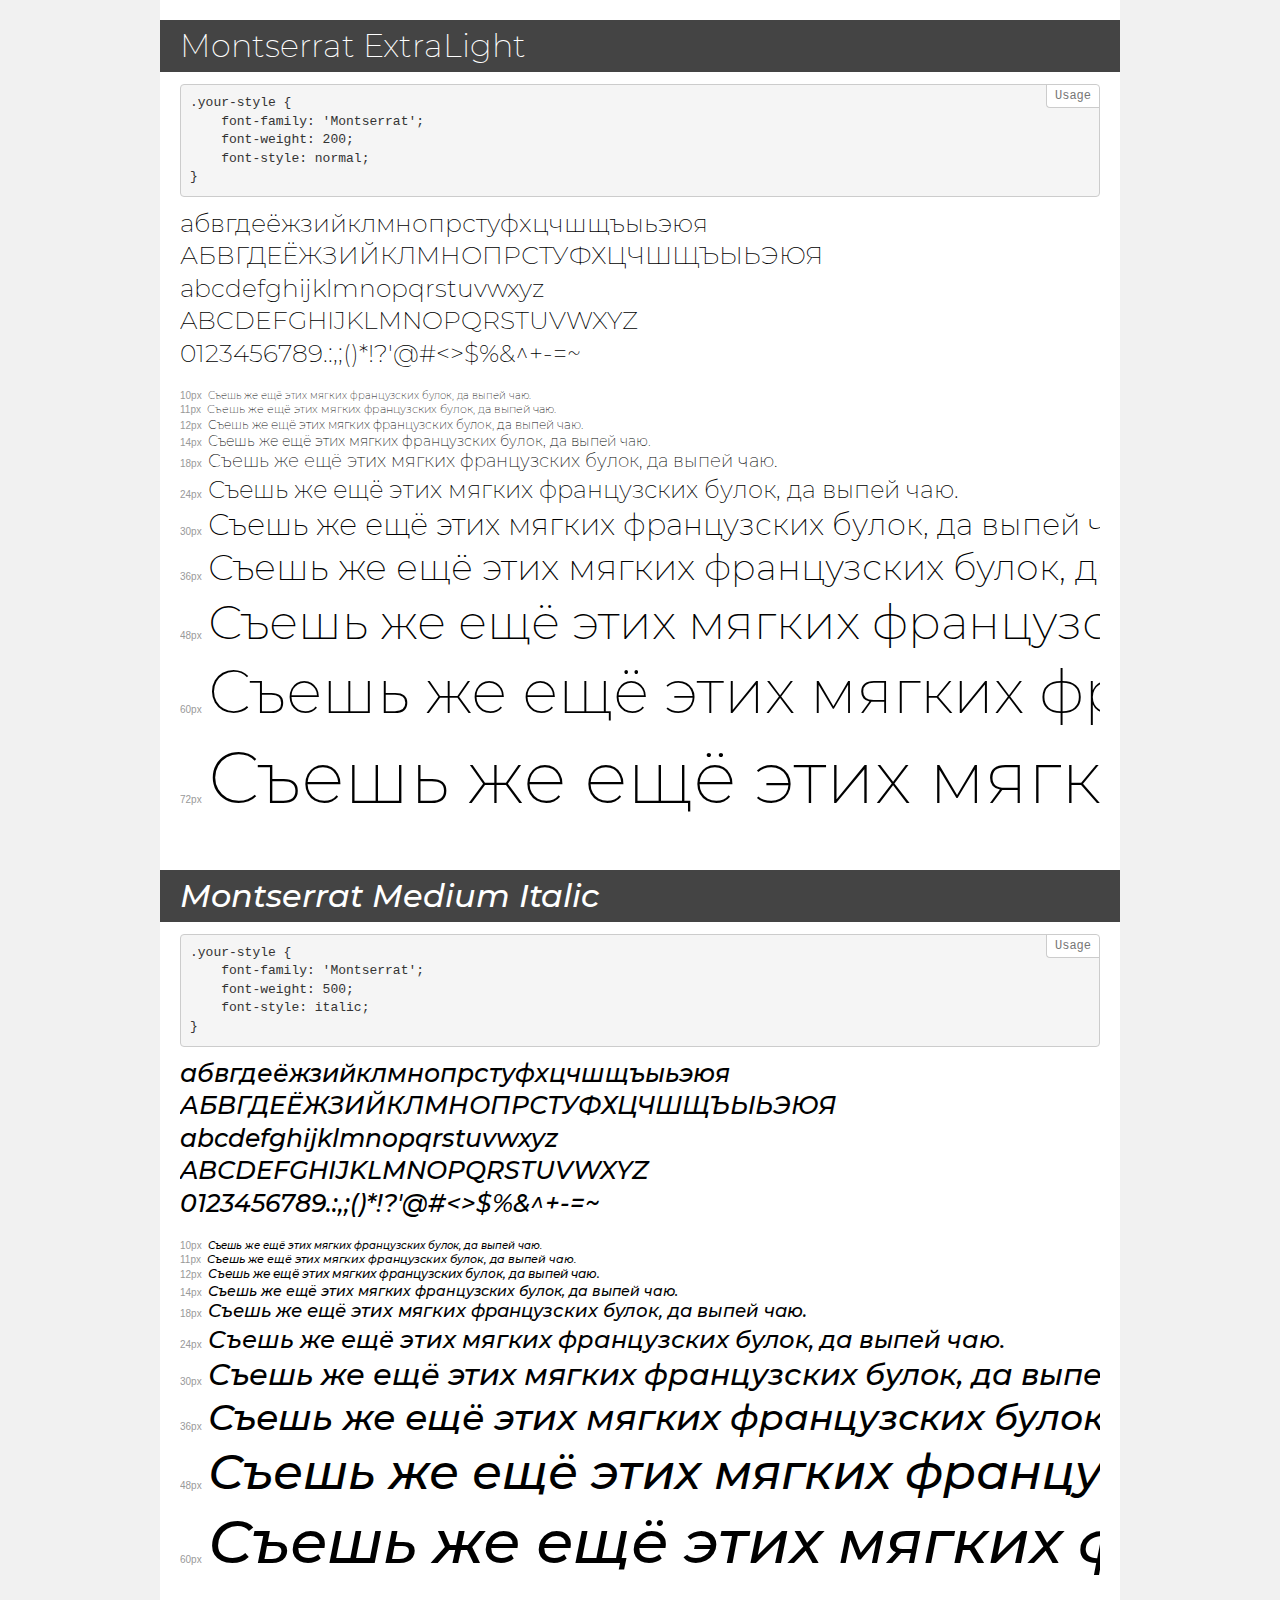
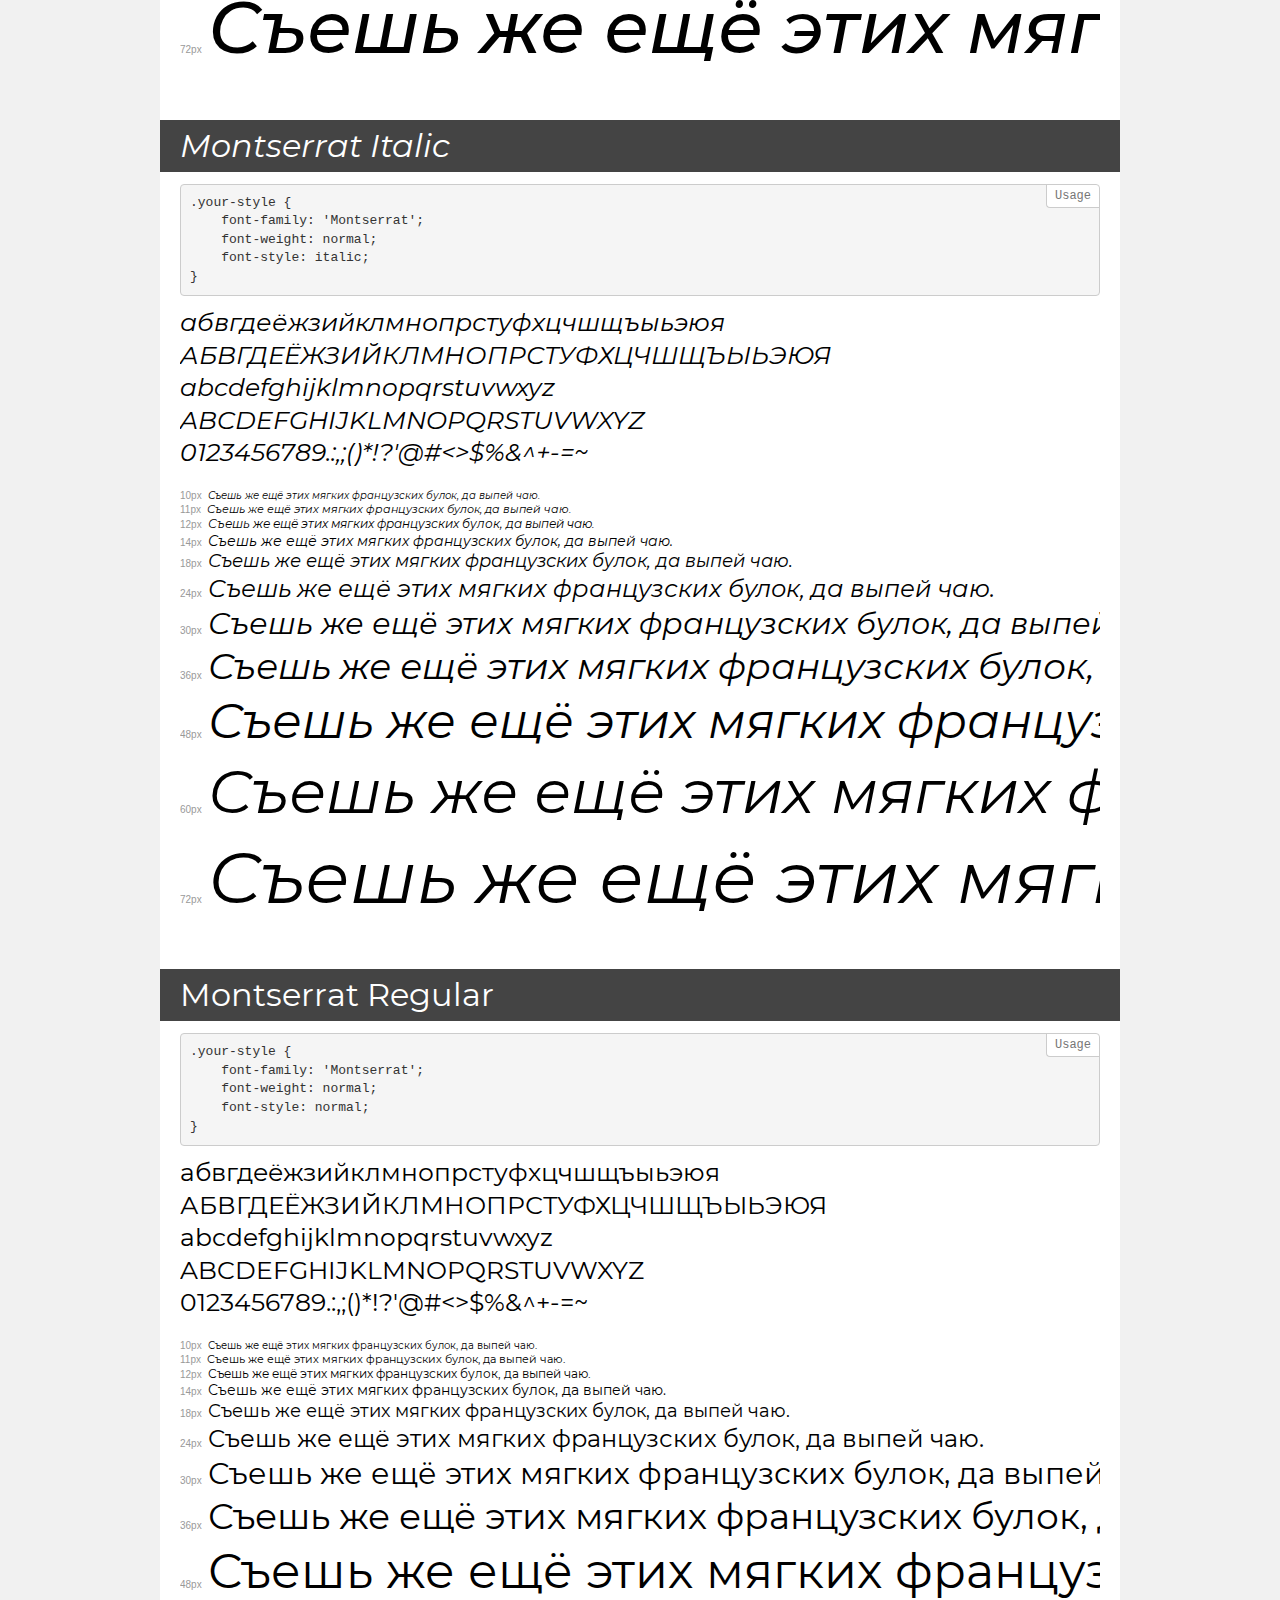
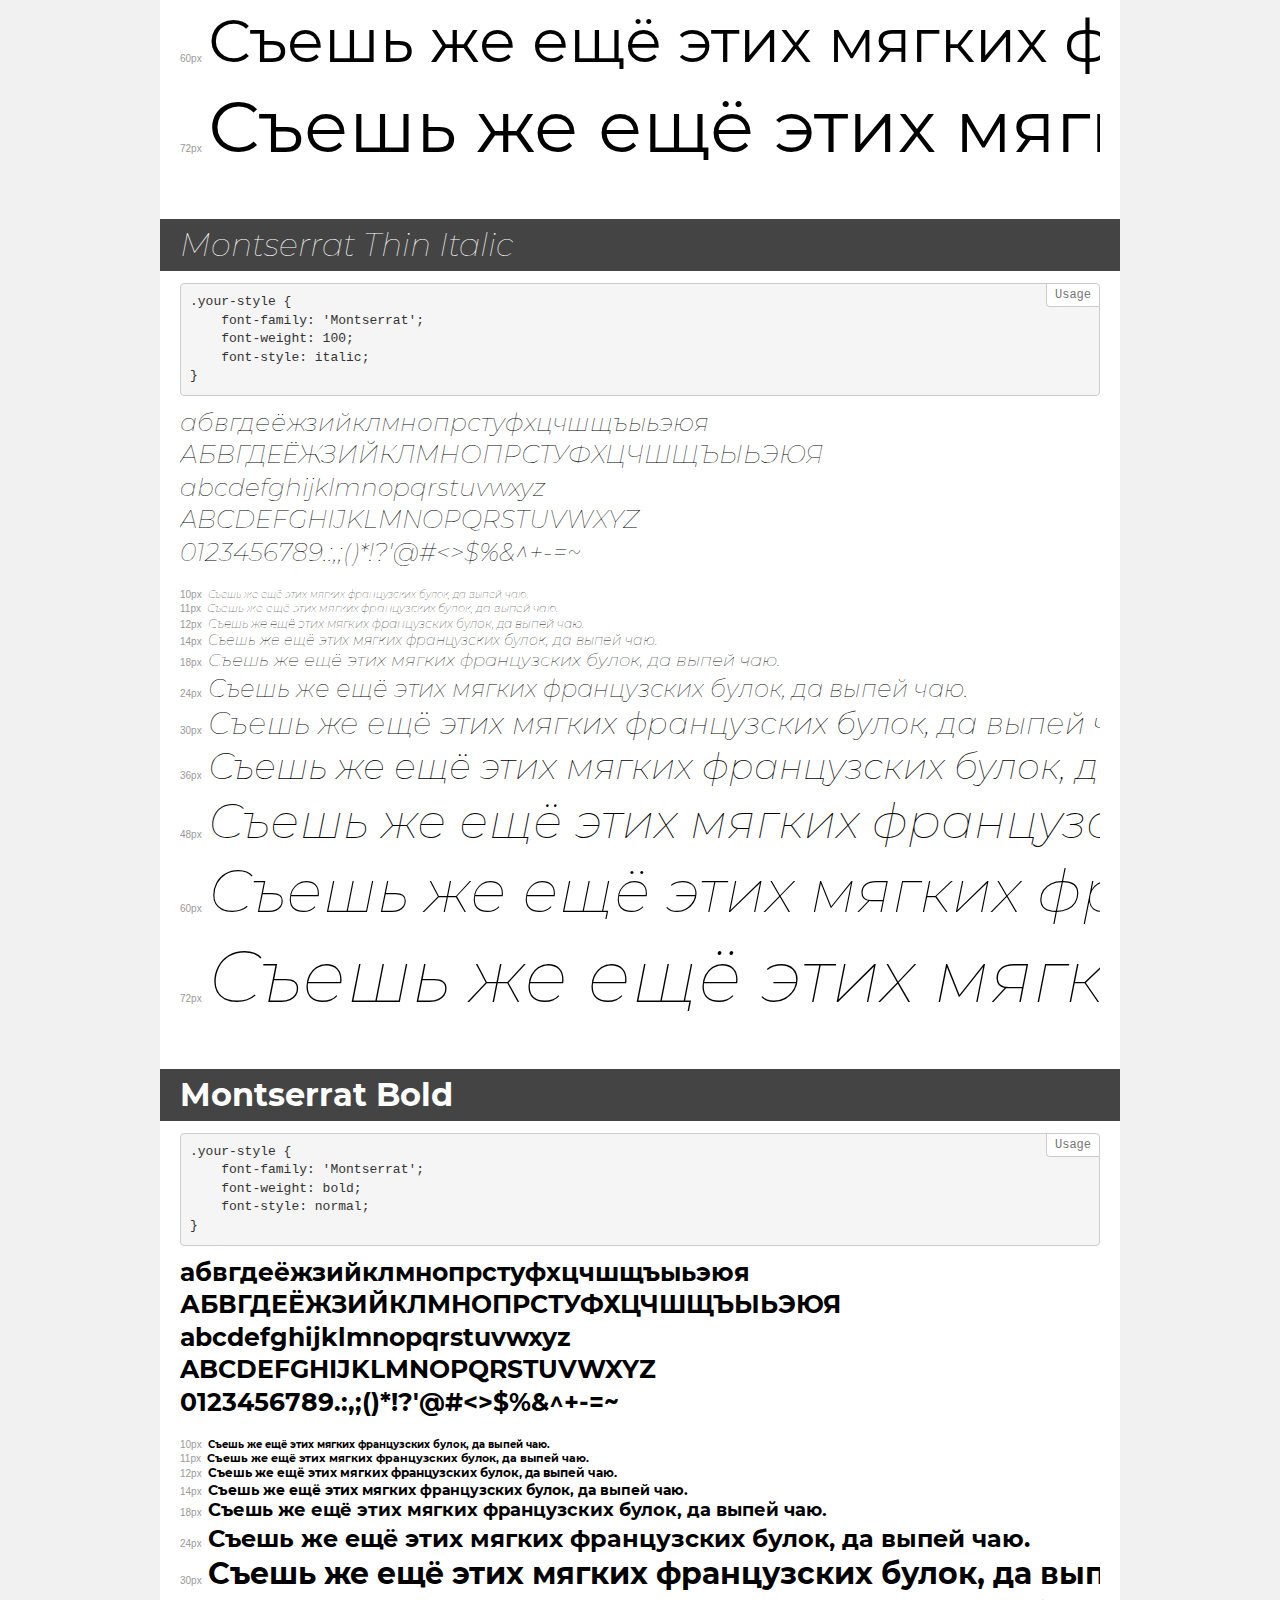
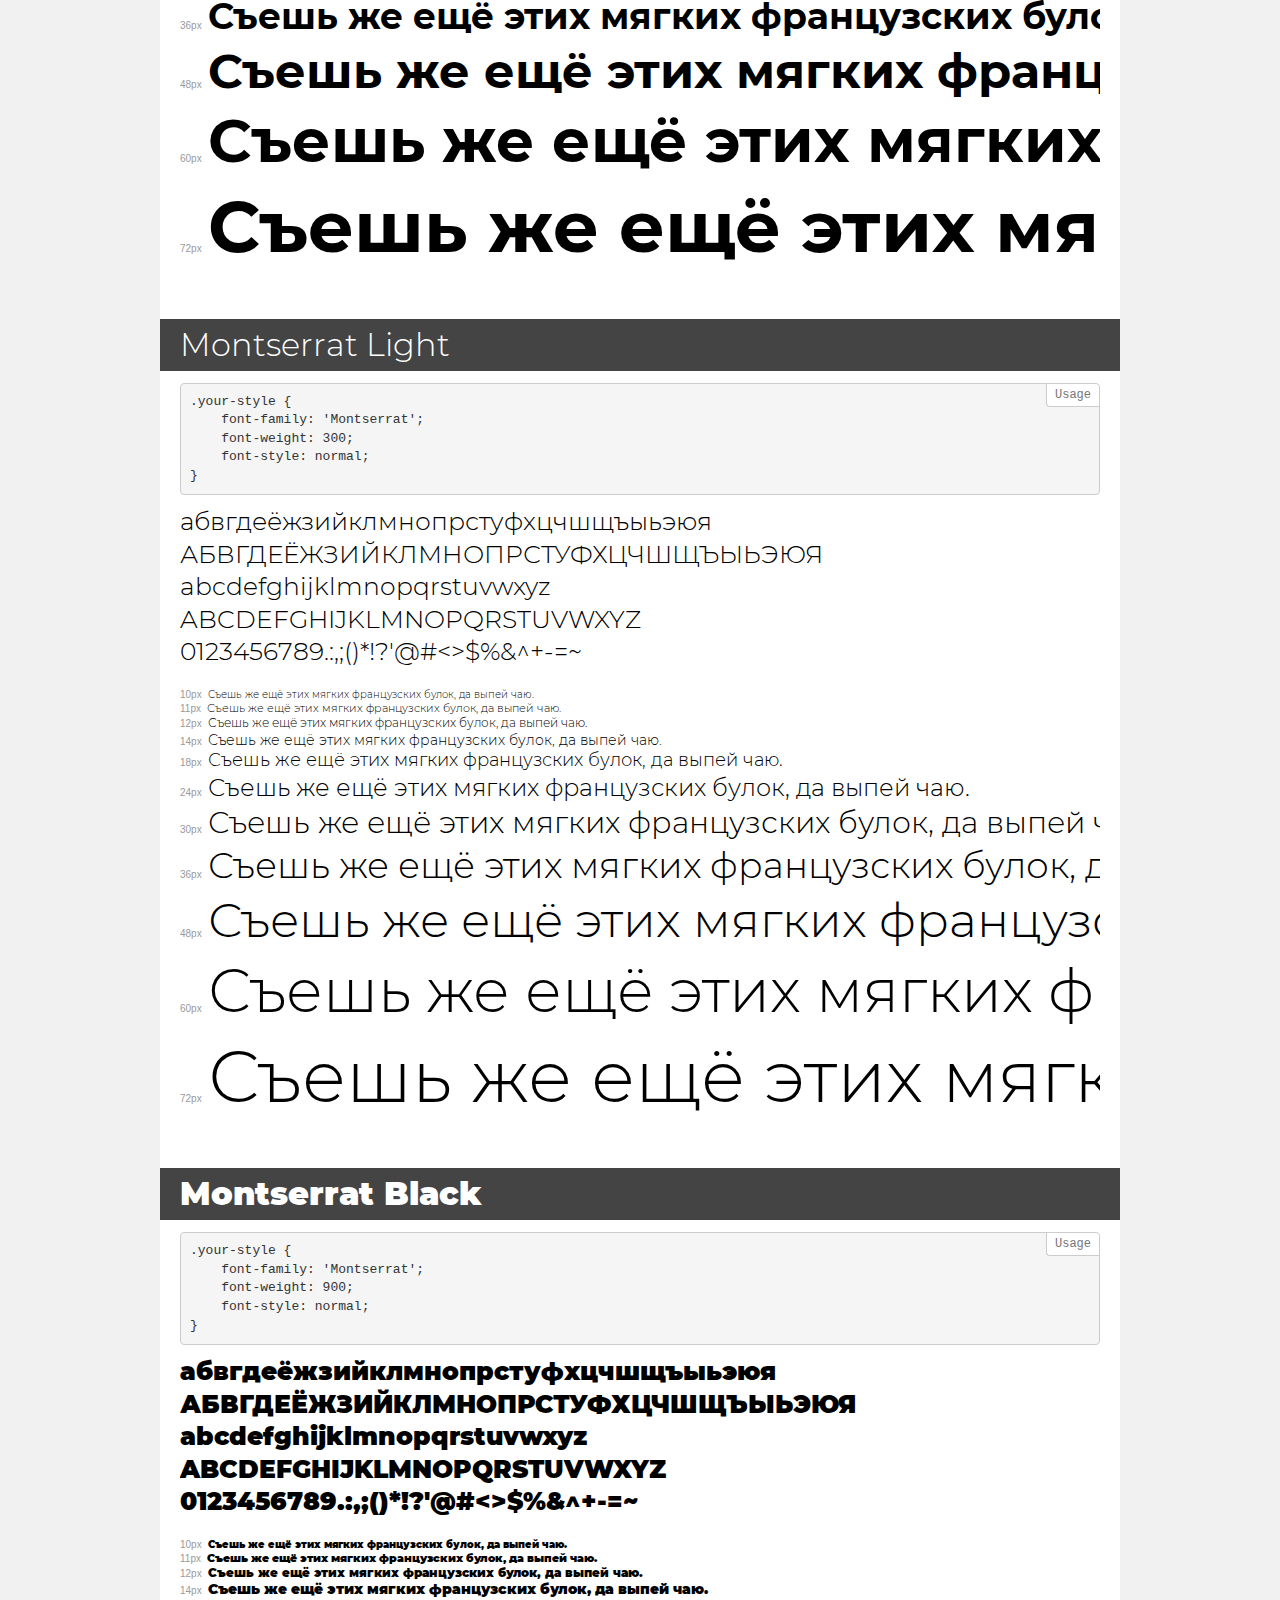
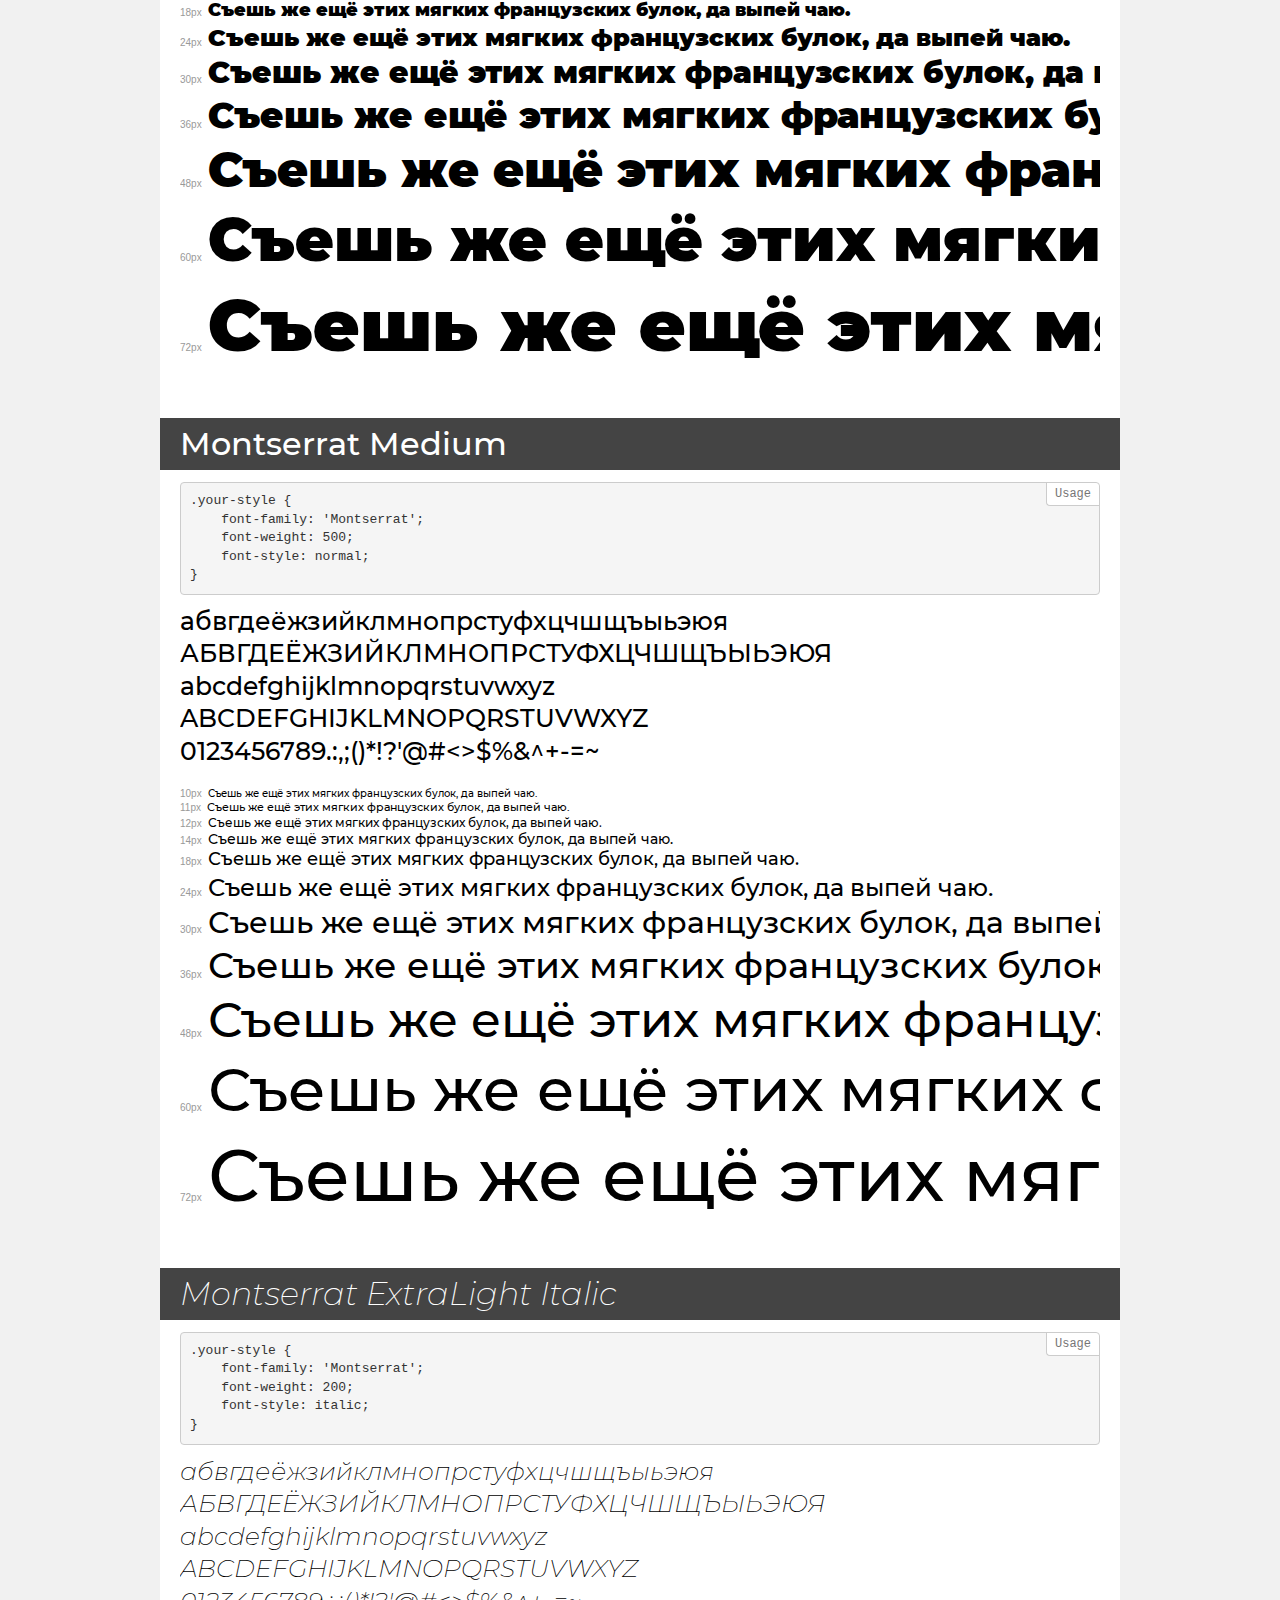
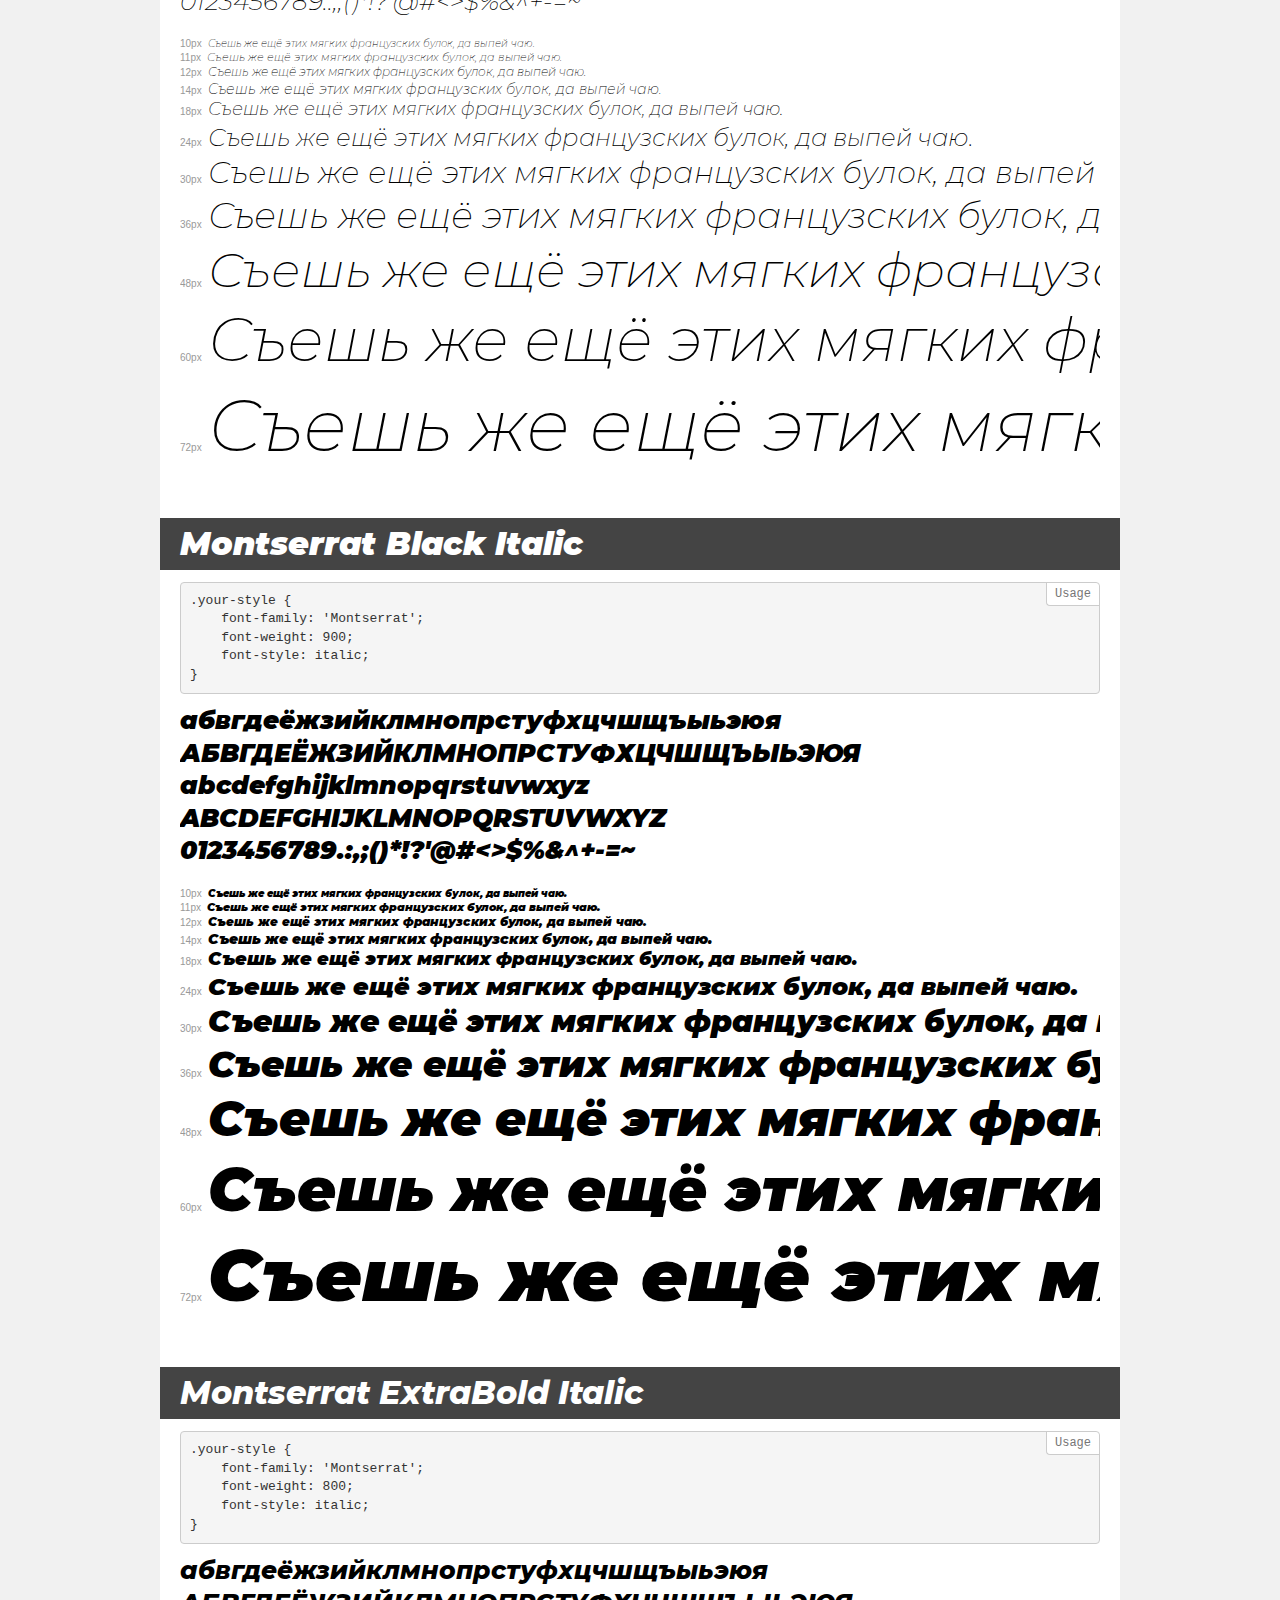
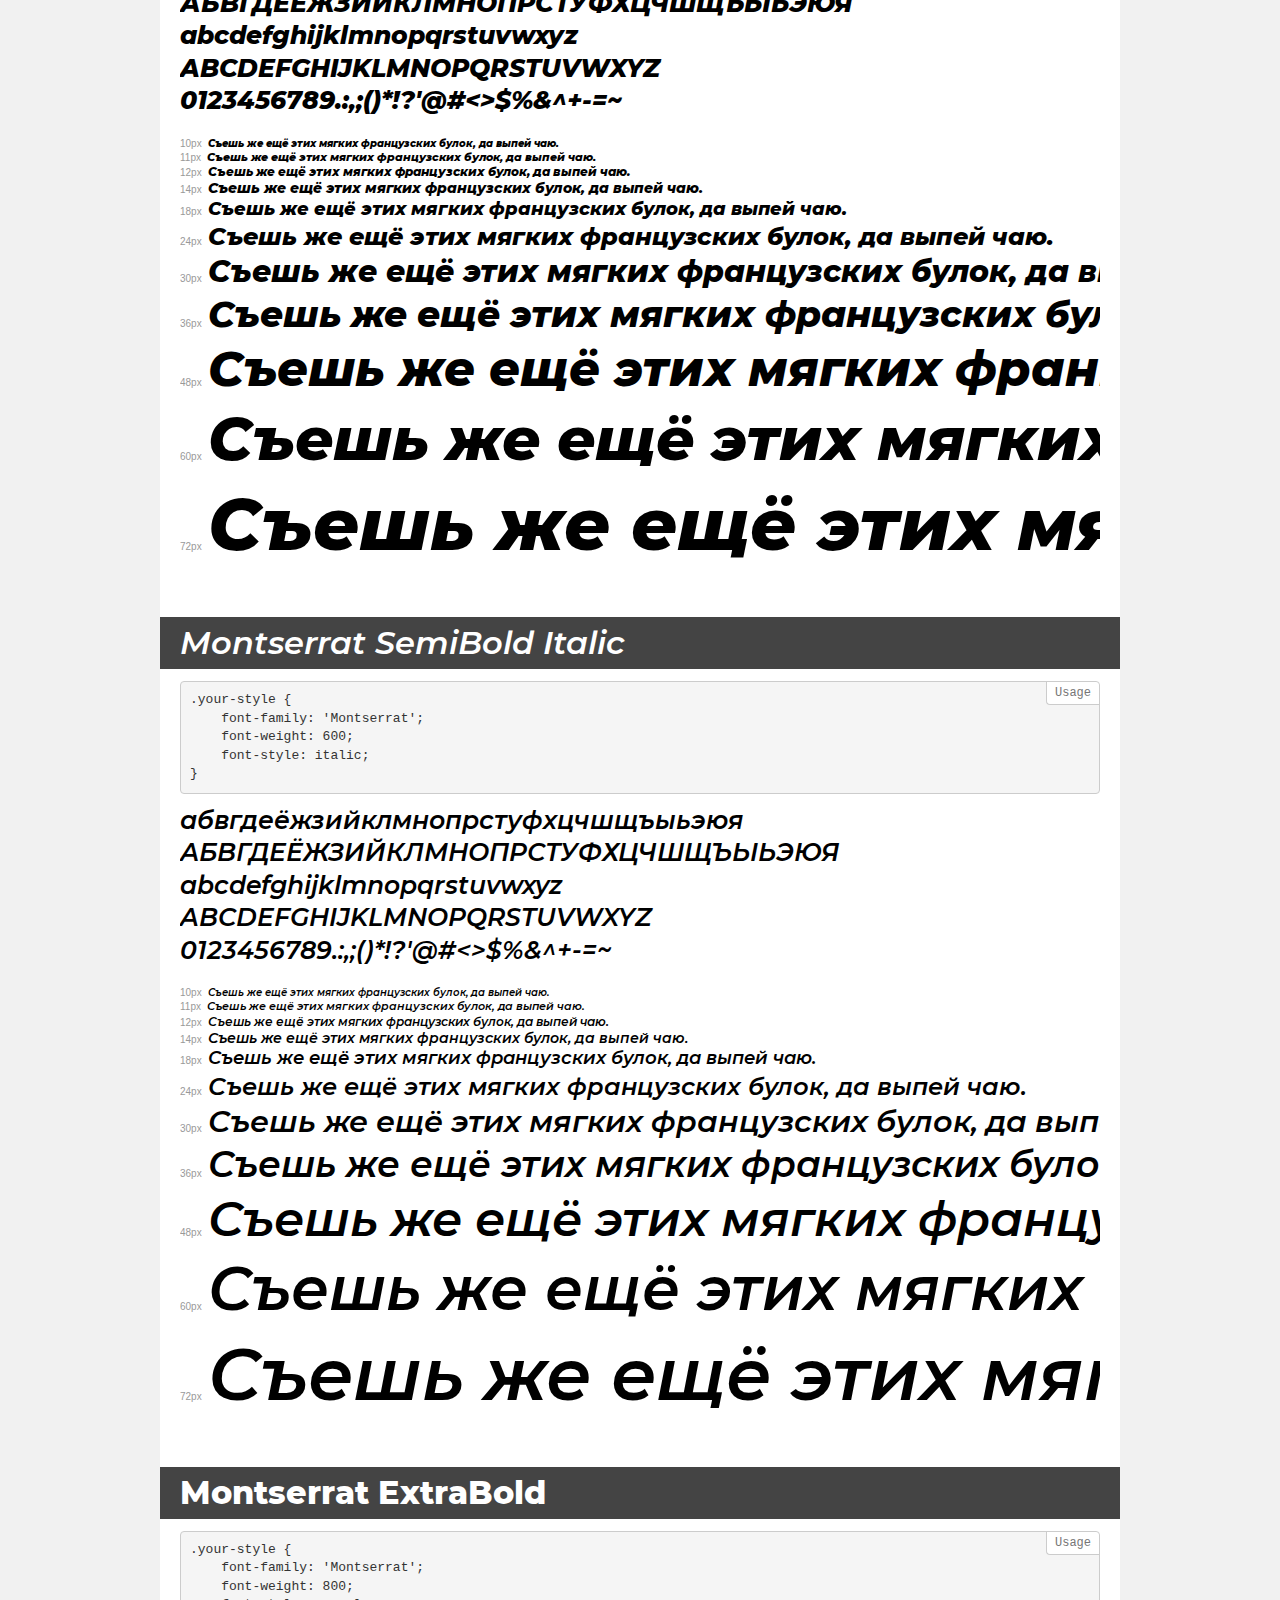
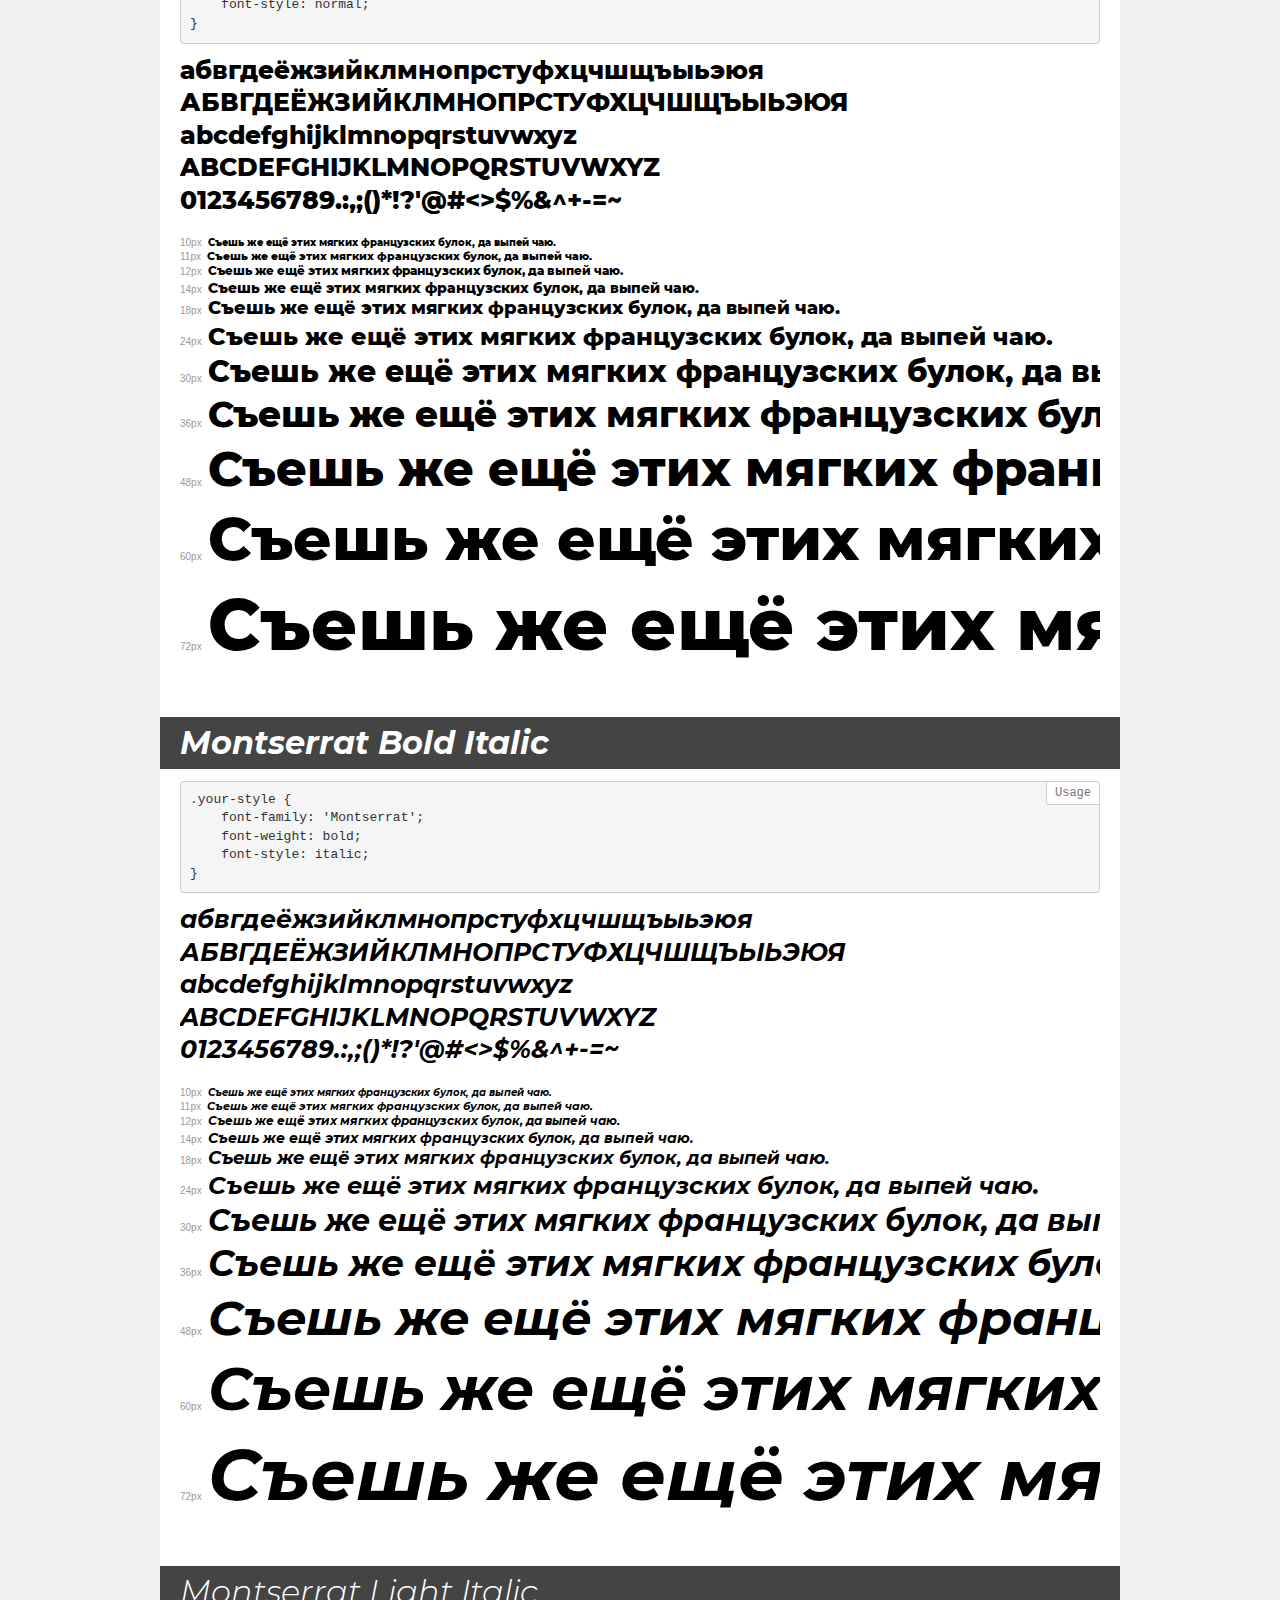
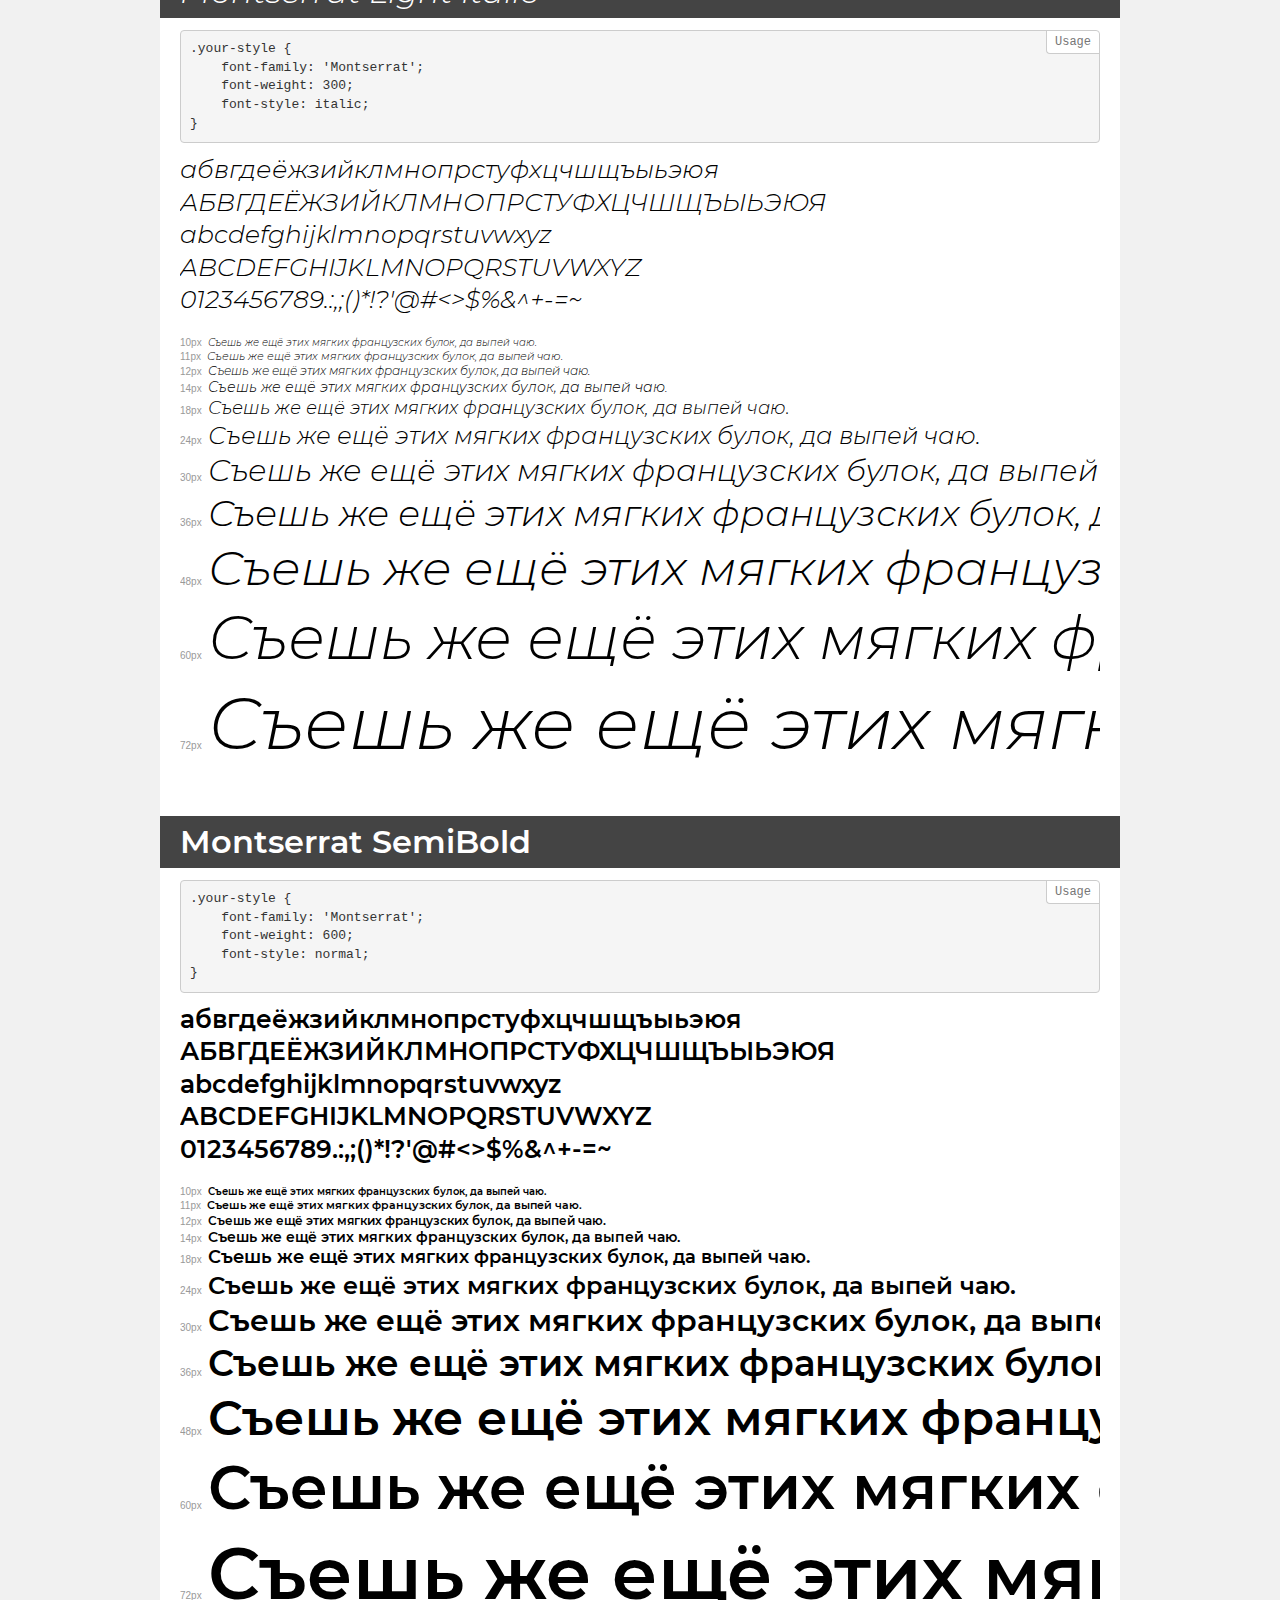
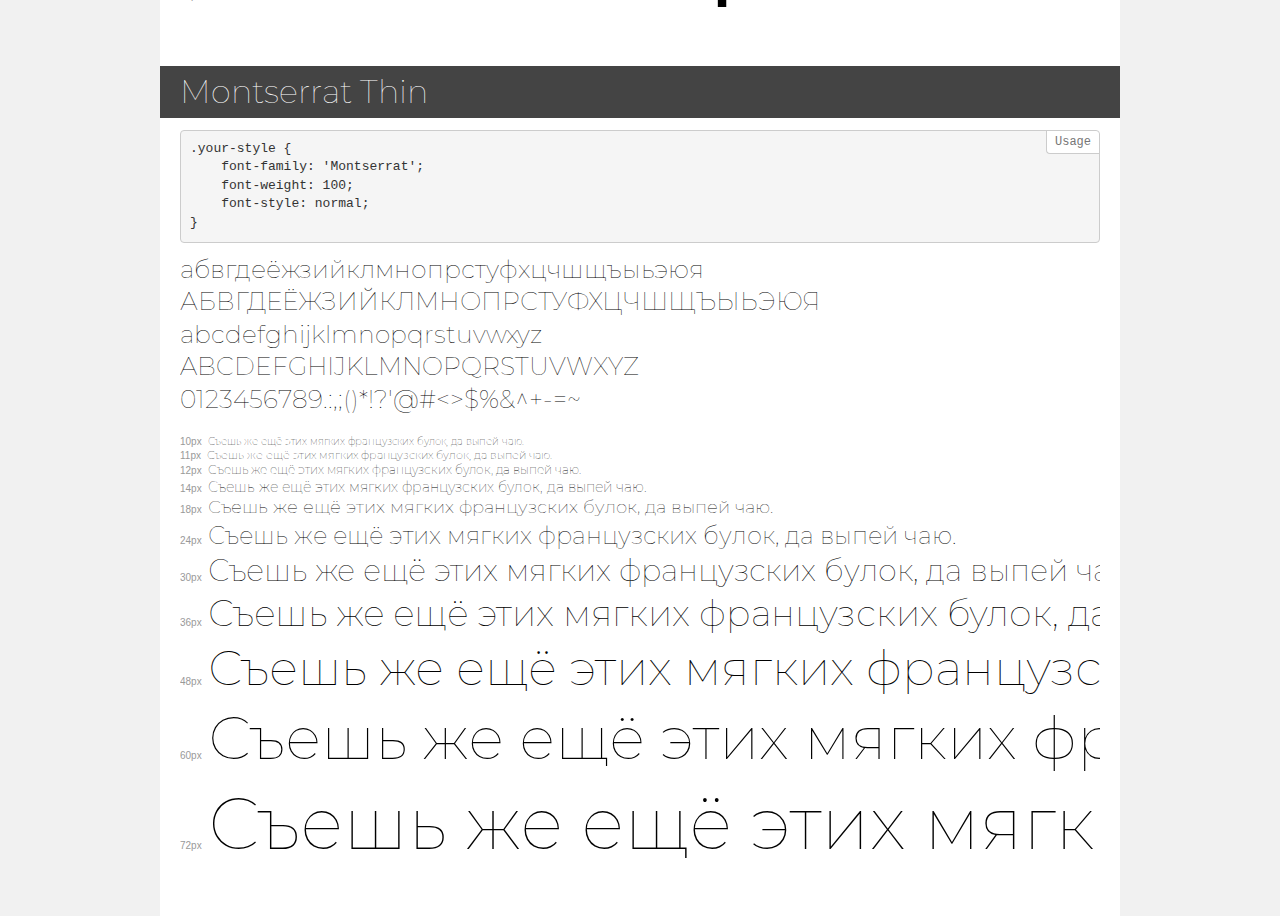
<file: fonts/Montserrat/demo.html>
<!DOCTYPE html>
<html>
<head>
    <meta charset="utf-8">
    <meta http-equiv="X-UA-Compatible" content="IE=edge">
    <meta name="viewport" content="width=device-width, initial-scale=1">
    <meta name="robots" content="noindex, noarchive">
    <meta name="format-detection" content="telephone=no">
    <title>Transfonter demo</title>
    <link href="stylesheet.css" rel="stylesheet">
    <style>
        /*
        http://meyerweb.com/eric/tools/css/reset/
        v2.0 | 20110126
        License: none (public domain)
        */
        html, body, div, span, applet, object, iframe,
        h1, h2, h3, h4, h5, h6, p, blockquote, pre,
        a, abbr, acronym, address, big, cite, code,
        del, dfn, em, img, ins, kbd, q, s, samp,
        small, strike, strong, sub, sup, tt, var,
        b, u, i, center,
        dl, dt, dd, ol, ul, li,
        fieldset, form, label, legend,
        table, caption, tbody, tfoot, thead, tr, th, td,
        article, aside, canvas, details, embed,
        figure, figcaption, footer, header, hgroup,
        menu, nav, output, ruby, section, summary,
        time, mark, audio, video {
            margin: 0;
            padding: 0;
            border: 0;
            font-size: 100%;
            font: inherit;
            vertical-align: baseline;
        }
        /* HTML5 display-role reset for older browsers */
        article, aside, details, figcaption, figure,
        footer, header, hgroup, menu, nav, section {
            display: block;
        }
        body {
            line-height: 1;
        }
        ol, ul {
            list-style: none;
        }
        blockquote, q {
            quotes: none;
        }
        blockquote:before, blockquote:after,
        q:before, q:after {
            content: '';
            content: none;
        }
        table {
            border-collapse: collapse;
            border-spacing: 0;
        }
        /* common styles */
        body {
            background: #f1f1f1;
            color: #000;
        }
        .page {
            background: #fff;
            width: 920px;
            margin: 0 auto;
            padding: 20px 20px 0 20px;
            overflow: hidden;
        }
        .font-container {
            overflow-x: auto;
            overflow-y: hidden;
            margin-bottom: 40px;
            line-height: 1.3;
            white-space: nowrap;
            padding-bottom: 5px;
        }
        h1 {
            position: relative;
            background: #444;
            font-size: 32px;
            color: #fff;
            padding: 10px 20px;
            margin: 0 -20px 12px -20px;
        }
        .letters {
            font-size: 25px;
            margin-bottom: 20px;
        }
        .s10:before {
            content: '10px';
        }
        .s11:before {
            content: '11px';
        }
        .s12:before {
            content: '12px';
        }
        .s14:before {
            content: '14px';
        }
        .s18:before {
            content: '18px';
        }
        .s24:before {
            content: '24px';
        }
        .s30:before {
            content: '30px';
        }
        .s36:before {
            content: '36px';
        }
        .s48:before {
            content: '48px';
        }
        .s60:before {
            content: '60px';
        }
        .s72:before {
            content: '72px';
        }
        .s10:before, .s11:before, .s12:before, .s14:before,
        .s18:before, .s24:before, .s30:before, .s36:before,
        .s48:before, .s60:before, .s72:before {
            font-family: Arial, sans-serif;
            font-size: 10px;
            font-weight: normal;
            font-style: normal;
            color: #999;
            padding-right: 6px;
        }
        pre {
            display: block;
            position: relative;
            padding: 9px;
            margin: 0 0 10px;
            font-family: Monaco, Menlo, Consolas, "Courier New", monospace !important;
            font-size: 13px;
            line-height: 1.428571429;
            color: #333;
            font-weight: normal !important;
            font-style: normal !important;
            background-color: #f5f5f5;
            border: 1px solid #ccc;
            overflow-x: auto;
            border-radius: 4px;
        }
        pre:after {
            display: block;
            position: absolute;
            right: 0;
            top: 0;
            content: 'Usage';
            line-height: 1;
            padding: 5px 8px;
            font-size: 12px;
            color: #767676;
            background-color: #fff;
            border: 1px solid #ccc;
            border-right: none;
            border-top: none;
            border-radius: 0 4px 0 4px;
            z-index: 10;
        }
        /* responsive */
        @media (max-width: 959px) {
            .page {
                width: auto;
                margin: 0;
            }
        }
    </style>
</head>
<body>
<div class="page">
    <div class="demo" style="font-family: 'Montserrat'; font-weight: 200; font-style: normal;">
        <h1>Montserrat ExtraLight</h1>
        <pre>.your-style {
    font-family: 'Montserrat';
    font-weight: 200;
    font-style: normal;
}</pre>
        <div class="font-container">
            <p class="letters">
                абвгдеёжзийклмнопрстуфхцчшщъыьэюя<br>
АБВГДЕЁЖЗИЙКЛМНОПРСТУФХЦЧШЩЪЫЬЭЮЯ<br>
abcdefghijklmnopqrstuvwxyz<br>
ABCDEFGHIJKLMNOPQRSTUVWXYZ<br>
                0123456789.:,;()*!?'@#<>$%&^+-=~
            </p>
            <p class="s10" style="font-size: 10px;">Съешь же ещё этих мягких французских булок, да выпей чаю.</p>
            <p class="s11" style="font-size: 11px;">Съешь же ещё этих мягких французских булок, да выпей чаю.</p>
            <p class="s12" style="font-size: 12px;">Съешь же ещё этих мягких французских булок, да выпей чаю.</p>
            <p class="s14" style="font-size: 14px;">Съешь же ещё этих мягких французских булок, да выпей чаю.</p>
            <p class="s18" style="font-size: 18px;">Съешь же ещё этих мягких французских булок, да выпей чаю.</p>
            <p class="s24" style="font-size: 24px;">Съешь же ещё этих мягких французских булок, да выпей чаю.</p>
            <p class="s30" style="font-size: 30px;">Съешь же ещё этих мягких французских булок, да выпей чаю.</p>
            <p class="s36" style="font-size: 36px;">Съешь же ещё этих мягких французских булок, да выпей чаю.</p>
            <p class="s48" style="font-size: 48px;">Съешь же ещё этих мягких французских булок, да выпей чаю.</p>
            <p class="s60" style="font-size: 60px;">Съешь же ещё этих мягких французских булок, да выпей чаю.</p>
            <p class="s72" style="font-size: 72px;">Съешь же ещё этих мягких французских булок, да выпей чаю.</p>
        </div>
    </div>
    <div class="demo" style="font-family: 'Montserrat'; font-weight: 500; font-style: italic;">
        <h1>Montserrat Medium Italic</h1>
        <pre>.your-style {
    font-family: 'Montserrat';
    font-weight: 500;
    font-style: italic;
}</pre>
        <div class="font-container">
            <p class="letters">
                абвгдеёжзийклмнопрстуфхцчшщъыьэюя<br>
АБВГДЕЁЖЗИЙКЛМНОПРСТУФХЦЧШЩЪЫЬЭЮЯ<br>
abcdefghijklmnopqrstuvwxyz<br>
ABCDEFGHIJKLMNOPQRSTUVWXYZ<br>
                0123456789.:,;()*!?'@#<>$%&^+-=~
            </p>
            <p class="s10" style="font-size: 10px;">Съешь же ещё этих мягких французских булок, да выпей чаю.</p>
            <p class="s11" style="font-size: 11px;">Съешь же ещё этих мягких французских булок, да выпей чаю.</p>
            <p class="s12" style="font-size: 12px;">Съешь же ещё этих мягких французских булок, да выпей чаю.</p>
            <p class="s14" style="font-size: 14px;">Съешь же ещё этих мягких французских булок, да выпей чаю.</p>
            <p class="s18" style="font-size: 18px;">Съешь же ещё этих мягких французских булок, да выпей чаю.</p>
            <p class="s24" style="font-size: 24px;">Съешь же ещё этих мягких французских булок, да выпей чаю.</p>
            <p class="s30" style="font-size: 30px;">Съешь же ещё этих мягких французских булок, да выпей чаю.</p>
            <p class="s36" style="font-size: 36px;">Съешь же ещё этих мягких французских булок, да выпей чаю.</p>
            <p class="s48" style="font-size: 48px;">Съешь же ещё этих мягких французских булок, да выпей чаю.</p>
            <p class="s60" style="font-size: 60px;">Съешь же ещё этих мягких французских булок, да выпей чаю.</p>
            <p class="s72" style="font-size: 72px;">Съешь же ещё этих мягких французских булок, да выпей чаю.</p>
        </div>
    </div>
    <div class="demo" style="font-family: 'Montserrat'; font-weight: normal; font-style: italic;">
        <h1>Montserrat Italic</h1>
        <pre>.your-style {
    font-family: 'Montserrat';
    font-weight: normal;
    font-style: italic;
}</pre>
        <div class="font-container">
            <p class="letters">
                абвгдеёжзийклмнопрстуфхцчшщъыьэюя<br>
АБВГДЕЁЖЗИЙКЛМНОПРСТУФХЦЧШЩЪЫЬЭЮЯ<br>
abcdefghijklmnopqrstuvwxyz<br>
ABCDEFGHIJKLMNOPQRSTUVWXYZ<br>
                0123456789.:,;()*!?'@#<>$%&^+-=~
            </p>
            <p class="s10" style="font-size: 10px;">Съешь же ещё этих мягких французских булок, да выпей чаю.</p>
            <p class="s11" style="font-size: 11px;">Съешь же ещё этих мягких французских булок, да выпей чаю.</p>
            <p class="s12" style="font-size: 12px;">Съешь же ещё этих мягких французских булок, да выпей чаю.</p>
            <p class="s14" style="font-size: 14px;">Съешь же ещё этих мягких французских булок, да выпей чаю.</p>
            <p class="s18" style="font-size: 18px;">Съешь же ещё этих мягких французских булок, да выпей чаю.</p>
            <p class="s24" style="font-size: 24px;">Съешь же ещё этих мягких французских булок, да выпей чаю.</p>
            <p class="s30" style="font-size: 30px;">Съешь же ещё этих мягких французских булок, да выпей чаю.</p>
            <p class="s36" style="font-size: 36px;">Съешь же ещё этих мягких французских булок, да выпей чаю.</p>
            <p class="s48" style="font-size: 48px;">Съешь же ещё этих мягких французских булок, да выпей чаю.</p>
            <p class="s60" style="font-size: 60px;">Съешь же ещё этих мягких французских булок, да выпей чаю.</p>
            <p class="s72" style="font-size: 72px;">Съешь же ещё этих мягких французских булок, да выпей чаю.</p>
        </div>
    </div>
    <div class="demo" style="font-family: 'Montserrat'; font-weight: normal; font-style: normal;">
        <h1>Montserrat Regular</h1>
        <pre>.your-style {
    font-family: 'Montserrat';
    font-weight: normal;
    font-style: normal;
}</pre>
        <div class="font-container">
            <p class="letters">
                абвгдеёжзийклмнопрстуфхцчшщъыьэюя<br>
АБВГДЕЁЖЗИЙКЛМНОПРСТУФХЦЧШЩЪЫЬЭЮЯ<br>
abcdefghijklmnopqrstuvwxyz<br>
ABCDEFGHIJKLMNOPQRSTUVWXYZ<br>
                0123456789.:,;()*!?'@#<>$%&^+-=~
            </p>
            <p class="s10" style="font-size: 10px;">Съешь же ещё этих мягких французских булок, да выпей чаю.</p>
            <p class="s11" style="font-size: 11px;">Съешь же ещё этих мягких французских булок, да выпей чаю.</p>
            <p class="s12" style="font-size: 12px;">Съешь же ещё этих мягких французских булок, да выпей чаю.</p>
            <p class="s14" style="font-size: 14px;">Съешь же ещё этих мягких французских булок, да выпей чаю.</p>
            <p class="s18" style="font-size: 18px;">Съешь же ещё этих мягких французских булок, да выпей чаю.</p>
            <p class="s24" style="font-size: 24px;">Съешь же ещё этих мягких французских булок, да выпей чаю.</p>
            <p class="s30" style="font-size: 30px;">Съешь же ещё этих мягких французских булок, да выпей чаю.</p>
            <p class="s36" style="font-size: 36px;">Съешь же ещё этих мягких французских булок, да выпей чаю.</p>
            <p class="s48" style="font-size: 48px;">Съешь же ещё этих мягких французских булок, да выпей чаю.</p>
            <p class="s60" style="font-size: 60px;">Съешь же ещё этих мягких французских булок, да выпей чаю.</p>
            <p class="s72" style="font-size: 72px;">Съешь же ещё этих мягких французских булок, да выпей чаю.</p>
        </div>
    </div>
    <div class="demo" style="font-family: 'Montserrat'; font-weight: 100; font-style: italic;">
        <h1>Montserrat Thin Italic</h1>
        <pre>.your-style {
    font-family: 'Montserrat';
    font-weight: 100;
    font-style: italic;
}</pre>
        <div class="font-container">
            <p class="letters">
                абвгдеёжзийклмнопрстуфхцчшщъыьэюя<br>
АБВГДЕЁЖЗИЙКЛМНОПРСТУФХЦЧШЩЪЫЬЭЮЯ<br>
abcdefghijklmnopqrstuvwxyz<br>
ABCDEFGHIJKLMNOPQRSTUVWXYZ<br>
                0123456789.:,;()*!?'@#<>$%&^+-=~
            </p>
            <p class="s10" style="font-size: 10px;">Съешь же ещё этих мягких французских булок, да выпей чаю.</p>
            <p class="s11" style="font-size: 11px;">Съешь же ещё этих мягких французских булок, да выпей чаю.</p>
            <p class="s12" style="font-size: 12px;">Съешь же ещё этих мягких французских булок, да выпей чаю.</p>
            <p class="s14" style="font-size: 14px;">Съешь же ещё этих мягких французских булок, да выпей чаю.</p>
            <p class="s18" style="font-size: 18px;">Съешь же ещё этих мягких французских булок, да выпей чаю.</p>
            <p class="s24" style="font-size: 24px;">Съешь же ещё этих мягких французских булок, да выпей чаю.</p>
            <p class="s30" style="font-size: 30px;">Съешь же ещё этих мягких французских булок, да выпей чаю.</p>
            <p class="s36" style="font-size: 36px;">Съешь же ещё этих мягких французских булок, да выпей чаю.</p>
            <p class="s48" style="font-size: 48px;">Съешь же ещё этих мягких французских булок, да выпей чаю.</p>
            <p class="s60" style="font-size: 60px;">Съешь же ещё этих мягких французских булок, да выпей чаю.</p>
            <p class="s72" style="font-size: 72px;">Съешь же ещё этих мягких французских булок, да выпей чаю.</p>
        </div>
    </div>
    <div class="demo" style="font-family: 'Montserrat'; font-weight: bold; font-style: normal;">
        <h1>Montserrat Bold</h1>
        <pre>.your-style {
    font-family: 'Montserrat';
    font-weight: bold;
    font-style: normal;
}</pre>
        <div class="font-container">
            <p class="letters">
                абвгдеёжзийклмнопрстуфхцчшщъыьэюя<br>
АБВГДЕЁЖЗИЙКЛМНОПРСТУФХЦЧШЩЪЫЬЭЮЯ<br>
abcdefghijklmnopqrstuvwxyz<br>
ABCDEFGHIJKLMNOPQRSTUVWXYZ<br>
                0123456789.:,;()*!?'@#<>$%&^+-=~
            </p>
            <p class="s10" style="font-size: 10px;">Съешь же ещё этих мягких французских булок, да выпей чаю.</p>
            <p class="s11" style="font-size: 11px;">Съешь же ещё этих мягких французских булок, да выпей чаю.</p>
            <p class="s12" style="font-size: 12px;">Съешь же ещё этих мягких французских булок, да выпей чаю.</p>
            <p class="s14" style="font-size: 14px;">Съешь же ещё этих мягких французских булок, да выпей чаю.</p>
            <p class="s18" style="font-size: 18px;">Съешь же ещё этих мягких французских булок, да выпей чаю.</p>
            <p class="s24" style="font-size: 24px;">Съешь же ещё этих мягких французских булок, да выпей чаю.</p>
            <p class="s30" style="font-size: 30px;">Съешь же ещё этих мягких французских булок, да выпей чаю.</p>
            <p class="s36" style="font-size: 36px;">Съешь же ещё этих мягких французских булок, да выпей чаю.</p>
            <p class="s48" style="font-size: 48px;">Съешь же ещё этих мягких французских булок, да выпей чаю.</p>
            <p class="s60" style="font-size: 60px;">Съешь же ещё этих мягких французских булок, да выпей чаю.</p>
            <p class="s72" style="font-size: 72px;">Съешь же ещё этих мягких французских булок, да выпей чаю.</p>
        </div>
    </div>
    <div class="demo" style="font-family: 'Montserrat'; font-weight: 300; font-style: normal;">
        <h1>Montserrat Light</h1>
        <pre>.your-style {
    font-family: 'Montserrat';
    font-weight: 300;
    font-style: normal;
}</pre>
        <div class="font-container">
            <p class="letters">
                абвгдеёжзийклмнопрстуфхцчшщъыьэюя<br>
АБВГДЕЁЖЗИЙКЛМНОПРСТУФХЦЧШЩЪЫЬЭЮЯ<br>
abcdefghijklmnopqrstuvwxyz<br>
ABCDEFGHIJKLMNOPQRSTUVWXYZ<br>
                0123456789.:,;()*!?'@#<>$%&^+-=~
            </p>
            <p class="s10" style="font-size: 10px;">Съешь же ещё этих мягких французских булок, да выпей чаю.</p>
            <p class="s11" style="font-size: 11px;">Съешь же ещё этих мягких французских булок, да выпей чаю.</p>
            <p class="s12" style="font-size: 12px;">Съешь же ещё этих мягких французских булок, да выпей чаю.</p>
            <p class="s14" style="font-size: 14px;">Съешь же ещё этих мягких французских булок, да выпей чаю.</p>
            <p class="s18" style="font-size: 18px;">Съешь же ещё этих мягких французских булок, да выпей чаю.</p>
            <p class="s24" style="font-size: 24px;">Съешь же ещё этих мягких французских булок, да выпей чаю.</p>
            <p class="s30" style="font-size: 30px;">Съешь же ещё этих мягких французских булок, да выпей чаю.</p>
            <p class="s36" style="font-size: 36px;">Съешь же ещё этих мягких французских булок, да выпей чаю.</p>
            <p class="s48" style="font-size: 48px;">Съешь же ещё этих мягких французских булок, да выпей чаю.</p>
            <p class="s60" style="font-size: 60px;">Съешь же ещё этих мягких французских булок, да выпей чаю.</p>
            <p class="s72" style="font-size: 72px;">Съешь же ещё этих мягких французских булок, да выпей чаю.</p>
        </div>
    </div>
    <div class="demo" style="font-family: 'Montserrat'; font-weight: 900; font-style: normal;">
        <h1>Montserrat Black</h1>
        <pre>.your-style {
    font-family: 'Montserrat';
    font-weight: 900;
    font-style: normal;
}</pre>
        <div class="font-container">
            <p class="letters">
                абвгдеёжзийклмнопрстуфхцчшщъыьэюя<br>
АБВГДЕЁЖЗИЙКЛМНОПРСТУФХЦЧШЩЪЫЬЭЮЯ<br>
abcdefghijklmnopqrstuvwxyz<br>
ABCDEFGHIJKLMNOPQRSTUVWXYZ<br>
                0123456789.:,;()*!?'@#<>$%&^+-=~
            </p>
            <p class="s10" style="font-size: 10px;">Съешь же ещё этих мягких французских булок, да выпей чаю.</p>
            <p class="s11" style="font-size: 11px;">Съешь же ещё этих мягких французских булок, да выпей чаю.</p>
            <p class="s12" style="font-size: 12px;">Съешь же ещё этих мягких французских булок, да выпей чаю.</p>
            <p class="s14" style="font-size: 14px;">Съешь же ещё этих мягких французских булок, да выпей чаю.</p>
            <p class="s18" style="font-size: 18px;">Съешь же ещё этих мягких французских булок, да выпей чаю.</p>
            <p class="s24" style="font-size: 24px;">Съешь же ещё этих мягких французских булок, да выпей чаю.</p>
            <p class="s30" style="font-size: 30px;">Съешь же ещё этих мягких французских булок, да выпей чаю.</p>
            <p class="s36" style="font-size: 36px;">Съешь же ещё этих мягких французских булок, да выпей чаю.</p>
            <p class="s48" style="font-size: 48px;">Съешь же ещё этих мягких французских булок, да выпей чаю.</p>
            <p class="s60" style="font-size: 60px;">Съешь же ещё этих мягких французских булок, да выпей чаю.</p>
            <p class="s72" style="font-size: 72px;">Съешь же ещё этих мягких французских булок, да выпей чаю.</p>
        </div>
    </div>
    <div class="demo" style="font-family: 'Montserrat'; font-weight: 500; font-style: normal;">
        <h1>Montserrat Medium</h1>
        <pre>.your-style {
    font-family: 'Montserrat';
    font-weight: 500;
    font-style: normal;
}</pre>
        <div class="font-container">
            <p class="letters">
                абвгдеёжзийклмнопрстуфхцчшщъыьэюя<br>
АБВГДЕЁЖЗИЙКЛМНОПРСТУФХЦЧШЩЪЫЬЭЮЯ<br>
abcdefghijklmnopqrstuvwxyz<br>
ABCDEFGHIJKLMNOPQRSTUVWXYZ<br>
                0123456789.:,;()*!?'@#<>$%&^+-=~
            </p>
            <p class="s10" style="font-size: 10px;">Съешь же ещё этих мягких французских булок, да выпей чаю.</p>
            <p class="s11" style="font-size: 11px;">Съешь же ещё этих мягких французских булок, да выпей чаю.</p>
            <p class="s12" style="font-size: 12px;">Съешь же ещё этих мягких французских булок, да выпей чаю.</p>
            <p class="s14" style="font-size: 14px;">Съешь же ещё этих мягких французских булок, да выпей чаю.</p>
            <p class="s18" style="font-size: 18px;">Съешь же ещё этих мягких французских булок, да выпей чаю.</p>
            <p class="s24" style="font-size: 24px;">Съешь же ещё этих мягких французских булок, да выпей чаю.</p>
            <p class="s30" style="font-size: 30px;">Съешь же ещё этих мягких французских булок, да выпей чаю.</p>
            <p class="s36" style="font-size: 36px;">Съешь же ещё этих мягких французских булок, да выпей чаю.</p>
            <p class="s48" style="font-size: 48px;">Съешь же ещё этих мягких французских булок, да выпей чаю.</p>
            <p class="s60" style="font-size: 60px;">Съешь же ещё этих мягких французских булок, да выпей чаю.</p>
            <p class="s72" style="font-size: 72px;">Съешь же ещё этих мягких французских булок, да выпей чаю.</p>
        </div>
    </div>
    <div class="demo" style="font-family: 'Montserrat'; font-weight: 200; font-style: italic;">
        <h1>Montserrat ExtraLight Italic</h1>
        <pre>.your-style {
    font-family: 'Montserrat';
    font-weight: 200;
    font-style: italic;
}</pre>
        <div class="font-container">
            <p class="letters">
                абвгдеёжзийклмнопрстуфхцчшщъыьэюя<br>
АБВГДЕЁЖЗИЙКЛМНОПРСТУФХЦЧШЩЪЫЬЭЮЯ<br>
abcdefghijklmnopqrstuvwxyz<br>
ABCDEFGHIJKLMNOPQRSTUVWXYZ<br>
                0123456789.:,;()*!?'@#<>$%&^+-=~
            </p>
            <p class="s10" style="font-size: 10px;">Съешь же ещё этих мягких французских булок, да выпей чаю.</p>
            <p class="s11" style="font-size: 11px;">Съешь же ещё этих мягких французских булок, да выпей чаю.</p>
            <p class="s12" style="font-size: 12px;">Съешь же ещё этих мягких французских булок, да выпей чаю.</p>
            <p class="s14" style="font-size: 14px;">Съешь же ещё этих мягких французских булок, да выпей чаю.</p>
            <p class="s18" style="font-size: 18px;">Съешь же ещё этих мягких французских булок, да выпей чаю.</p>
            <p class="s24" style="font-size: 24px;">Съешь же ещё этих мягких французских булок, да выпей чаю.</p>
            <p class="s30" style="font-size: 30px;">Съешь же ещё этих мягких французских булок, да выпей чаю.</p>
            <p class="s36" style="font-size: 36px;">Съешь же ещё этих мягких французских булок, да выпей чаю.</p>
            <p class="s48" style="font-size: 48px;">Съешь же ещё этих мягких французских булок, да выпей чаю.</p>
            <p class="s60" style="font-size: 60px;">Съешь же ещё этих мягких французских булок, да выпей чаю.</p>
            <p class="s72" style="font-size: 72px;">Съешь же ещё этих мягких французских булок, да выпей чаю.</p>
        </div>
    </div>
    <div class="demo" style="font-family: 'Montserrat'; font-weight: 900; font-style: italic;">
        <h1>Montserrat Black Italic</h1>
        <pre>.your-style {
    font-family: 'Montserrat';
    font-weight: 900;
    font-style: italic;
}</pre>
        <div class="font-container">
            <p class="letters">
                абвгдеёжзийклмнопрстуфхцчшщъыьэюя<br>
АБВГДЕЁЖЗИЙКЛМНОПРСТУФХЦЧШЩЪЫЬЭЮЯ<br>
abcdefghijklmnopqrstuvwxyz<br>
ABCDEFGHIJKLMNOPQRSTUVWXYZ<br>
                0123456789.:,;()*!?'@#<>$%&^+-=~
            </p>
            <p class="s10" style="font-size: 10px;">Съешь же ещё этих мягких французских булок, да выпей чаю.</p>
            <p class="s11" style="font-size: 11px;">Съешь же ещё этих мягких французских булок, да выпей чаю.</p>
            <p class="s12" style="font-size: 12px;">Съешь же ещё этих мягких французских булок, да выпей чаю.</p>
            <p class="s14" style="font-size: 14px;">Съешь же ещё этих мягких французских булок, да выпей чаю.</p>
            <p class="s18" style="font-size: 18px;">Съешь же ещё этих мягких французских булок, да выпей чаю.</p>
            <p class="s24" style="font-size: 24px;">Съешь же ещё этих мягких французских булок, да выпей чаю.</p>
            <p class="s30" style="font-size: 30px;">Съешь же ещё этих мягких французских булок, да выпей чаю.</p>
            <p class="s36" style="font-size: 36px;">Съешь же ещё этих мягких французских булок, да выпей чаю.</p>
            <p class="s48" style="font-size: 48px;">Съешь же ещё этих мягких французских булок, да выпей чаю.</p>
            <p class="s60" style="font-size: 60px;">Съешь же ещё этих мягких французских булок, да выпей чаю.</p>
            <p class="s72" style="font-size: 72px;">Съешь же ещё этих мягких французских булок, да выпей чаю.</p>
        </div>
    </div>
    <div class="demo" style="font-family: 'Montserrat'; font-weight: 800; font-style: italic;">
        <h1>Montserrat ExtraBold Italic</h1>
        <pre>.your-style {
    font-family: 'Montserrat';
    font-weight: 800;
    font-style: italic;
}</pre>
        <div class="font-container">
            <p class="letters">
                абвгдеёжзийклмнопрстуфхцчшщъыьэюя<br>
АБВГДЕЁЖЗИЙКЛМНОПРСТУФХЦЧШЩЪЫЬЭЮЯ<br>
abcdefghijklmnopqrstuvwxyz<br>
ABCDEFGHIJKLMNOPQRSTUVWXYZ<br>
                0123456789.:,;()*!?'@#<>$%&^+-=~
            </p>
            <p class="s10" style="font-size: 10px;">Съешь же ещё этих мягких французских булок, да выпей чаю.</p>
            <p class="s11" style="font-size: 11px;">Съешь же ещё этих мягких французских булок, да выпей чаю.</p>
            <p class="s12" style="font-size: 12px;">Съешь же ещё этих мягких французских булок, да выпей чаю.</p>
            <p class="s14" style="font-size: 14px;">Съешь же ещё этих мягких французских булок, да выпей чаю.</p>
            <p class="s18" style="font-size: 18px;">Съешь же ещё этих мягких французских булок, да выпей чаю.</p>
            <p class="s24" style="font-size: 24px;">Съешь же ещё этих мягких французских булок, да выпей чаю.</p>
            <p class="s30" style="font-size: 30px;">Съешь же ещё этих мягких французских булок, да выпей чаю.</p>
            <p class="s36" style="font-size: 36px;">Съешь же ещё этих мягких французских булок, да выпей чаю.</p>
            <p class="s48" style="font-size: 48px;">Съешь же ещё этих мягких французских булок, да выпей чаю.</p>
            <p class="s60" style="font-size: 60px;">Съешь же ещё этих мягких французских булок, да выпей чаю.</p>
            <p class="s72" style="font-size: 72px;">Съешь же ещё этих мягких французских булок, да выпей чаю.</p>
        </div>
    </div>
    <div class="demo" style="font-family: 'Montserrat'; font-weight: 600; font-style: italic;">
        <h1>Montserrat SemiBold Italic</h1>
        <pre>.your-style {
    font-family: 'Montserrat';
    font-weight: 600;
    font-style: italic;
}</pre>
        <div class="font-container">
            <p class="letters">
                абвгдеёжзийклмнопрстуфхцчшщъыьэюя<br>
АБВГДЕЁЖЗИЙКЛМНОПРСТУФХЦЧШЩЪЫЬЭЮЯ<br>
abcdefghijklmnopqrstuvwxyz<br>
ABCDEFGHIJKLMNOPQRSTUVWXYZ<br>
                0123456789.:,;()*!?'@#<>$%&^+-=~
            </p>
            <p class="s10" style="font-size: 10px;">Съешь же ещё этих мягких французских булок, да выпей чаю.</p>
            <p class="s11" style="font-size: 11px;">Съешь же ещё этих мягких французских булок, да выпей чаю.</p>
            <p class="s12" style="font-size: 12px;">Съешь же ещё этих мягких французских булок, да выпей чаю.</p>
            <p class="s14" style="font-size: 14px;">Съешь же ещё этих мягких французских булок, да выпей чаю.</p>
            <p class="s18" style="font-size: 18px;">Съешь же ещё этих мягких французских булок, да выпей чаю.</p>
            <p class="s24" style="font-size: 24px;">Съешь же ещё этих мягких французских булок, да выпей чаю.</p>
            <p class="s30" style="font-size: 30px;">Съешь же ещё этих мягких французских булок, да выпей чаю.</p>
            <p class="s36" style="font-size: 36px;">Съешь же ещё этих мягких французских булок, да выпей чаю.</p>
            <p class="s48" style="font-size: 48px;">Съешь же ещё этих мягких французских булок, да выпей чаю.</p>
            <p class="s60" style="font-size: 60px;">Съешь же ещё этих мягких французских булок, да выпей чаю.</p>
            <p class="s72" style="font-size: 72px;">Съешь же ещё этих мягких французских булок, да выпей чаю.</p>
        </div>
    </div>
    <div class="demo" style="font-family: 'Montserrat'; font-weight: 800; font-style: normal;">
        <h1>Montserrat ExtraBold</h1>
        <pre>.your-style {
    font-family: 'Montserrat';
    font-weight: 800;
    font-style: normal;
}</pre>
        <div class="font-container">
            <p class="letters">
                абвгдеёжзийклмнопрстуфхцчшщъыьэюя<br>
АБВГДЕЁЖЗИЙКЛМНОПРСТУФХЦЧШЩЪЫЬЭЮЯ<br>
abcdefghijklmnopqrstuvwxyz<br>
ABCDEFGHIJKLMNOPQRSTUVWXYZ<br>
                0123456789.:,;()*!?'@#<>$%&^+-=~
            </p>
            <p class="s10" style="font-size: 10px;">Съешь же ещё этих мягких французских булок, да выпей чаю.</p>
            <p class="s11" style="font-size: 11px;">Съешь же ещё этих мягких французских булок, да выпей чаю.</p>
            <p class="s12" style="font-size: 12px;">Съешь же ещё этих мягких французских булок, да выпей чаю.</p>
            <p class="s14" style="font-size: 14px;">Съешь же ещё этих мягких французских булок, да выпей чаю.</p>
            <p class="s18" style="font-size: 18px;">Съешь же ещё этих мягких французских булок, да выпей чаю.</p>
            <p class="s24" style="font-size: 24px;">Съешь же ещё этих мягких французских булок, да выпей чаю.</p>
            <p class="s30" style="font-size: 30px;">Съешь же ещё этих мягких французских булок, да выпей чаю.</p>
            <p class="s36" style="font-size: 36px;">Съешь же ещё этих мягких французских булок, да выпей чаю.</p>
            <p class="s48" style="font-size: 48px;">Съешь же ещё этих мягких французских булок, да выпей чаю.</p>
            <p class="s60" style="font-size: 60px;">Съешь же ещё этих мягких французских булок, да выпей чаю.</p>
            <p class="s72" style="font-size: 72px;">Съешь же ещё этих мягких французских булок, да выпей чаю.</p>
        </div>
    </div>
    <div class="demo" style="font-family: 'Montserrat'; font-weight: bold; font-style: italic;">
        <h1>Montserrat Bold Italic</h1>
        <pre>.your-style {
    font-family: 'Montserrat';
    font-weight: bold;
    font-style: italic;
}</pre>
        <div class="font-container">
            <p class="letters">
                абвгдеёжзийклмнопрстуфхцчшщъыьэюя<br>
АБВГДЕЁЖЗИЙКЛМНОПРСТУФХЦЧШЩЪЫЬЭЮЯ<br>
abcdefghijklmnopqrstuvwxyz<br>
ABCDEFGHIJKLMNOPQRSTUVWXYZ<br>
                0123456789.:,;()*!?'@#<>$%&^+-=~
            </p>
            <p class="s10" style="font-size: 10px;">Съешь же ещё этих мягких французских булок, да выпей чаю.</p>
            <p class="s11" style="font-size: 11px;">Съешь же ещё этих мягких французских булок, да выпей чаю.</p>
            <p class="s12" style="font-size: 12px;">Съешь же ещё этих мягких французских булок, да выпей чаю.</p>
            <p class="s14" style="font-size: 14px;">Съешь же ещё этих мягких французских булок, да выпей чаю.</p>
            <p class="s18" style="font-size: 18px;">Съешь же ещё этих мягких французских булок, да выпей чаю.</p>
            <p class="s24" style="font-size: 24px;">Съешь же ещё этих мягких французских булок, да выпей чаю.</p>
            <p class="s30" style="font-size: 30px;">Съешь же ещё этих мягких французских булок, да выпей чаю.</p>
            <p class="s36" style="font-size: 36px;">Съешь же ещё этих мягких французских булок, да выпей чаю.</p>
            <p class="s48" style="font-size: 48px;">Съешь же ещё этих мягких французских булок, да выпей чаю.</p>
            <p class="s60" style="font-size: 60px;">Съешь же ещё этих мягких французских булок, да выпей чаю.</p>
            <p class="s72" style="font-size: 72px;">Съешь же ещё этих мягких французских булок, да выпей чаю.</p>
        </div>
    </div>
    <div class="demo" style="font-family: 'Montserrat'; font-weight: 300; font-style: italic;">
        <h1>Montserrat Light Italic</h1>
        <pre>.your-style {
    font-family: 'Montserrat';
    font-weight: 300;
    font-style: italic;
}</pre>
        <div class="font-container">
            <p class="letters">
                абвгдеёжзийклмнопрстуфхцчшщъыьэюя<br>
АБВГДЕЁЖЗИЙКЛМНОПРСТУФХЦЧШЩЪЫЬЭЮЯ<br>
abcdefghijklmnopqrstuvwxyz<br>
ABCDEFGHIJKLMNOPQRSTUVWXYZ<br>
                0123456789.:,;()*!?'@#<>$%&^+-=~
            </p>
            <p class="s10" style="font-size: 10px;">Съешь же ещё этих мягких французских булок, да выпей чаю.</p>
            <p class="s11" style="font-size: 11px;">Съешь же ещё этих мягких французских булок, да выпей чаю.</p>
            <p class="s12" style="font-size: 12px;">Съешь же ещё этих мягких французских булок, да выпей чаю.</p>
            <p class="s14" style="font-size: 14px;">Съешь же ещё этих мягких французских булок, да выпей чаю.</p>
            <p class="s18" style="font-size: 18px;">Съешь же ещё этих мягких французских булок, да выпей чаю.</p>
            <p class="s24" style="font-size: 24px;">Съешь же ещё этих мягких французских булок, да выпей чаю.</p>
            <p class="s30" style="font-size: 30px;">Съешь же ещё этих мягких французских булок, да выпей чаю.</p>
            <p class="s36" style="font-size: 36px;">Съешь же ещё этих мягких французских булок, да выпей чаю.</p>
            <p class="s48" style="font-size: 48px;">Съешь же ещё этих мягких французских булок, да выпей чаю.</p>
            <p class="s60" style="font-size: 60px;">Съешь же ещё этих мягких французских булок, да выпей чаю.</p>
            <p class="s72" style="font-size: 72px;">Съешь же ещё этих мягких французских булок, да выпей чаю.</p>
        </div>
    </div>
    <div class="demo" style="font-family: 'Montserrat'; font-weight: 600; font-style: normal;">
        <h1>Montserrat SemiBold</h1>
        <pre>.your-style {
    font-family: 'Montserrat';
    font-weight: 600;
    font-style: normal;
}</pre>
        <div class="font-container">
            <p class="letters">
                абвгдеёжзийклмнопрстуфхцчшщъыьэюя<br>
АБВГДЕЁЖЗИЙКЛМНОПРСТУФХЦЧШЩЪЫЬЭЮЯ<br>
abcdefghijklmnopqrstuvwxyz<br>
ABCDEFGHIJKLMNOPQRSTUVWXYZ<br>
                0123456789.:,;()*!?'@#<>$%&^+-=~
            </p>
            <p class="s10" style="font-size: 10px;">Съешь же ещё этих мягких французских булок, да выпей чаю.</p>
            <p class="s11" style="font-size: 11px;">Съешь же ещё этих мягких французских булок, да выпей чаю.</p>
            <p class="s12" style="font-size: 12px;">Съешь же ещё этих мягких французских булок, да выпей чаю.</p>
            <p class="s14" style="font-size: 14px;">Съешь же ещё этих мягких французских булок, да выпей чаю.</p>
            <p class="s18" style="font-size: 18px;">Съешь же ещё этих мягких французских булок, да выпей чаю.</p>
            <p class="s24" style="font-size: 24px;">Съешь же ещё этих мягких французских булок, да выпей чаю.</p>
            <p class="s30" style="font-size: 30px;">Съешь же ещё этих мягких французских булок, да выпей чаю.</p>
            <p class="s36" style="font-size: 36px;">Съешь же ещё этих мягких французских булок, да выпей чаю.</p>
            <p class="s48" style="font-size: 48px;">Съешь же ещё этих мягких французских булок, да выпей чаю.</p>
            <p class="s60" style="font-size: 60px;">Съешь же ещё этих мягких французских булок, да выпей чаю.</p>
            <p class="s72" style="font-size: 72px;">Съешь же ещё этих мягких французских булок, да выпей чаю.</p>
        </div>
    </div>
    <div class="demo" style="font-family: 'Montserrat'; font-weight: 100; font-style: normal;">
        <h1>Montserrat Thin</h1>
        <pre>.your-style {
    font-family: 'Montserrat';
    font-weight: 100;
    font-style: normal;
}</pre>
        <div class="font-container">
            <p class="letters">
                абвгдеёжзийклмнопрстуфхцчшщъыьэюя<br>
АБВГДЕЁЖЗИЙКЛМНОПРСТУФХЦЧШЩЪЫЬЭЮЯ<br>
abcdefghijklmnopqrstuvwxyz<br>
ABCDEFGHIJKLMNOPQRSTUVWXYZ<br>
                0123456789.:,;()*!?'@#<>$%&^+-=~
            </p>
            <p class="s10" style="font-size: 10px;">Съешь же ещё этих мягких французских булок, да выпей чаю.</p>
            <p class="s11" style="font-size: 11px;">Съешь же ещё этих мягких французских булок, да выпей чаю.</p>
            <p class="s12" style="font-size: 12px;">Съешь же ещё этих мягких французских булок, да выпей чаю.</p>
            <p class="s14" style="font-size: 14px;">Съешь же ещё этих мягких французских булок, да выпей чаю.</p>
            <p class="s18" style="font-size: 18px;">Съешь же ещё этих мягких французских булок, да выпей чаю.</p>
            <p class="s24" style="font-size: 24px;">Съешь же ещё этих мягких французских булок, да выпей чаю.</p>
            <p class="s30" style="font-size: 30px;">Съешь же ещё этих мягких французских булок, да выпей чаю.</p>
            <p class="s36" style="font-size: 36px;">Съешь же ещё этих мягких французских булок, да выпей чаю.</p>
            <p class="s48" style="font-size: 48px;">Съешь же ещё этих мягких французских булок, да выпей чаю.</p>
            <p class="s60" style="font-size: 60px;">Съешь же ещё этих мягких французских булок, да выпей чаю.</p>
            <p class="s72" style="font-size: 72px;">Съешь же ещё этих мягких французских булок, да выпей чаю.</p>
        </div>
    </div>
</div>
</body>
</html>
</file>
<file: fonts/Gilroy/stylesheet.css>
@font-face {
    font-family: 'Gilroy';
    src: url('Gilroy-Regular.eot');
    src: local('Gilroy Regular'), local('Gilroy-Regular'),
        url('Gilroy-Regular.eot?#iefix') format('embedded-opentype'),
        url('Gilroy-Regular.woff2') format('woff2'),
        url('Gilroy-Regular.woff') format('woff'),
        url('Gilroy-Regular.ttf') format('truetype');
    font-weight: normal;
    font-style: normal;
}

@font-face {
    font-family: 'Gilroy';
    src: url('Gilroy-ExtraboldItalic.eot');
    src: local('Gilroy Extrabold Italic'), local('Gilroy-ExtraboldItalic'),
        url('Gilroy-ExtraboldItalic.eot?#iefix') format('embedded-opentype'),
        url('Gilroy-ExtraboldItalic.woff2') format('woff2'),
        url('Gilroy-ExtraboldItalic.woff') format('woff'),
        url('Gilroy-ExtraboldItalic.ttf') format('truetype');
    font-weight: 800;
    font-style: italic;
}

@font-face {
    font-family: 'Gilroy';
    src: url('Gilroy-Bold.eot');
    src: local('Gilroy Bold'), local('Gilroy-Bold'),
        url('Gilroy-Bold.eot?#iefix') format('embedded-opentype'),
        url('Gilroy-Bold.woff2') format('woff2'),
        url('Gilroy-Bold.woff') format('woff'),
        url('Gilroy-Bold.ttf') format('truetype');
    font-weight: bold;
    font-style: normal;
}

@font-face {
    font-family: 'Gilroy';
    src: url('Gilroy-Black.eot');
    src: local('Gilroy Black'), local('Gilroy-Black'),
        url('Gilroy-Black.eot?#iefix') format('embedded-opentype'),
        url('Gilroy-Black.woff2') format('woff2'),
        url('Gilroy-Black.woff') format('woff'),
        url('Gilroy-Black.ttf') format('truetype');
    font-weight: 900;
    font-style: normal;
}

@font-face {
    font-family: 'Gilroy';
    src: url('Gilroy-Light.eot');
    src: local('Gilroy Light'), local('Gilroy-Light'),
        url('Gilroy-Light.eot?#iefix') format('embedded-opentype'),
        url('Gilroy-Light.woff2') format('woff2'),
        url('Gilroy-Light.woff') format('woff'),
        url('Gilroy-Light.ttf') format('truetype');
    font-weight: 300;
    font-style: normal;
}

@font-face {
    font-family: 'Gilroy';
    src: url('Gilroy-Semibold.eot');
    src: local('Gilroy Semibold'), local('Gilroy-Semibold'),
        url('Gilroy-Semibold.eot?#iefix') format('embedded-opentype'),
        url('Gilroy-Semibold.woff2') format('woff2'),
        url('Gilroy-Semibold.woff') format('woff'),
        url('Gilroy-Semibold.ttf') format('truetype');
    font-weight: 600;
    font-style: normal;
}

@font-face {
    font-family: 'Gilroy';
    src: url('Gilroy-Medium.eot');
    src: local('Gilroy Medium'), local('Gilroy-Medium'),
        url('Gilroy-Medium.eot?#iefix') format('embedded-opentype'),
        url('Gilroy-Medium.woff2') format('woff2'),
        url('Gilroy-Medium.woff') format('woff'),
        url('Gilroy-Medium.ttf') format('truetype');
    font-weight: 500;
    font-style: normal;
}

@font-face {
    font-family: 'Gilroy';
    src: url('Gilroy-MediumItalic.eot');
    src: local('Gilroy Medium Italic'), local('Gilroy-MediumItalic'),
        url('Gilroy-MediumItalic.eot?#iefix') format('embedded-opentype'),
        url('Gilroy-MediumItalic.woff2') format('woff2'),
        url('Gilroy-MediumItalic.woff') format('woff'),
        url('Gilroy-MediumItalic.ttf') format('truetype');
    font-weight: 500;
    font-style: italic;
}

@font-face {
    font-family: 'Gilroy';
    src: url('Gilroy-BlackItalic.eot');
    src: local('Gilroy Black Italic'), local('Gilroy-BlackItalic'),
        url('Gilroy-BlackItalic.eot?#iefix') format('embedded-opentype'),
        url('Gilroy-BlackItalic.woff2') format('woff2'),
        url('Gilroy-BlackItalic.woff') format('woff'),
        url('Gilroy-BlackItalic.ttf') format('truetype');
    font-weight: 900;
    font-style: italic;
}

@font-face {
    font-family: 'Gilroy';
    src: url('Gilroy-UltraLight.eot');
    src: local('Gilroy UltraLight'), local('Gilroy-UltraLight'),
        url('Gilroy-UltraLight.eot?#iefix') format('embedded-opentype'),
        url('Gilroy-UltraLight.woff2') format('woff2'),
        url('Gilroy-UltraLight.woff') format('woff'),
        url('Gilroy-UltraLight.ttf') format('truetype');
    font-weight: 200;
    font-style: normal;
}

@font-face {
    font-family: 'Gilroy';
    src: url('Gilroy-RegularItalic.eot');
    src: local('Gilroy Regular Italic'), local('Gilroy-RegularItalic'),
        url('Gilroy-RegularItalic.eot?#iefix') format('embedded-opentype'),
        url('Gilroy-RegularItalic.woff2') format('woff2'),
        url('Gilroy-RegularItalic.woff') format('woff'),
        url('Gilroy-RegularItalic.ttf') format('truetype');
    font-weight: normal;
    font-style: italic;
}

@font-face {
    font-family: 'Gilroy';
    src: url('Gilroy-SemiboldItalic.eot');
    src: local('Gilroy Semibold Italic'), local('Gilroy-SemiboldItalic'),
        url('Gilroy-SemiboldItalic.eot?#iefix') format('embedded-opentype'),
        url('Gilroy-SemiboldItalic.woff2') format('woff2'),
        url('Gilroy-SemiboldItalic.woff') format('woff'),
        url('Gilroy-SemiboldItalic.ttf') format('truetype');
    font-weight: 600;
    font-style: italic;
}

@font-face {
    font-family: 'Gilroy';
    src: url('Gilroy-HeavyItalic.eot');
    src: local('Gilroy Heavy Italic'), local('Gilroy-HeavyItalic'),
        url('Gilroy-HeavyItalic.eot?#iefix') format('embedded-opentype'),
        url('Gilroy-HeavyItalic.woff2') format('woff2'),
        url('Gilroy-HeavyItalic.woff') format('woff'),
        url('Gilroy-HeavyItalic.ttf') format('truetype');
    font-weight: 900;
    font-style: italic;
}

@font-face {
    font-family: 'Gilroy';
    src: url('Gilroy-Extrabold.eot');
    src: local('Gilroy Extrabold'), local('Gilroy-Extrabold'),
        url('Gilroy-Extrabold.eot?#iefix') format('embedded-opentype'),
        url('Gilroy-Extrabold.woff2') format('woff2'),
        url('Gilroy-Extrabold.woff') format('woff'),
        url('Gilroy-Extrabold.ttf') format('truetype');
    font-weight: 800;
    font-style: normal;
}

@font-face {
    font-family: 'Gilroy';
    src: url('Gilroy-BoldItalic.eot');
    src: local('Gilroy Bold Italic'), local('Gilroy-BoldItalic'),
        url('Gilroy-BoldItalic.eot?#iefix') format('embedded-opentype'),
        url('Gilroy-BoldItalic.woff2') format('woff2'),
        url('Gilroy-BoldItalic.woff') format('woff'),
        url('Gilroy-BoldItalic.ttf') format('truetype');
    font-weight: bold;
    font-style: italic;
}

@font-face {
    font-family: 'Gilroy';
    src: url('Gilroy-UltraLightItalic.eot');
    src: local('Gilroy UltraLight Italic'), local('Gilroy-UltraLightItalic'),
        url('Gilroy-UltraLightItalic.eot?#iefix') format('embedded-opentype'),
        url('Gilroy-UltraLightItalic.woff2') format('woff2'),
        url('Gilroy-UltraLightItalic.woff') format('woff'),
        url('Gilroy-UltraLightItalic.ttf') format('truetype');
    font-weight: 200;
    font-style: italic;
}

@font-face {
    font-family: 'Gilroy';
    src: url('Gilroy-LightItalic.eot');
    src: local('Gilroy Light Italic'), local('Gilroy-LightItalic'),
        url('Gilroy-LightItalic.eot?#iefix') format('embedded-opentype'),
        url('Gilroy-LightItalic.woff2') format('woff2'),
        url('Gilroy-LightItalic.woff') format('woff'),
        url('Gilroy-LightItalic.ttf') format('truetype');
    font-weight: 300;
    font-style: italic;
}

@font-face {
    font-family: 'Gilroy';
    src: url('Gilroy-Heavy.eot');
    src: local('Gilroy Heavy'), local('Gilroy-Heavy'),
        url('Gilroy-Heavy.eot?#iefix') format('embedded-opentype'),
        url('Gilroy-Heavy.woff2') format('woff2'),
        url('Gilroy-Heavy.woff') format('woff'),
        url('Gilroy-Heavy.ttf') format('truetype');
    font-weight: 900;
    font-style: normal;
}

@font-face {
    font-family: 'Gilroy';
    src: url('Gilroy-Thin.eot');
    src: local('Gilroy Thin'), local('Gilroy-Thin'),
        url('Gilroy-Thin.eot?#iefix') format('embedded-opentype'),
        url('Gilroy-Thin.woff2') format('woff2'),
        url('Gilroy-Thin.woff') format('woff'),
        url('Gilroy-Thin.ttf') format('truetype');
    font-weight: 100;
    font-style: normal;
}

@font-face {
    font-family: 'Gilroy';
    src: url('Gilroy-ThinItalic.eot');
    src: local('Gilroy Thin Italic'), local('Gilroy-ThinItalic'),
        url('Gilroy-ThinItalic.eot?#iefix') format('embedded-opentype'),
        url('Gilroy-ThinItalic.woff2') format('woff2'),
        url('Gilroy-ThinItalic.woff') format('woff'),
        url('Gilroy-ThinItalic.ttf') format('truetype');
    font-weight: 100;
    font-style: italic;
}
</file>
<file: fonts/Montserrat/stylesheet.css>
@font-face {
    font-family: 'Montserrat';
    src: url('Montserrat-ExtraLight.eot');
    src: local('Montserrat ExtraLight'), local('Montserrat-ExtraLight'),
        url('Montserrat-ExtraLight.eot?#iefix') format('embedded-opentype'),
        url('Montserrat-ExtraLight.woff2') format('woff2'),
        url('Montserrat-ExtraLight.woff') format('woff'),
        url('Montserrat-ExtraLight.ttf') format('truetype');
    font-weight: 200;
    font-style: normal;
}

@font-face {
    font-family: 'Montserrat';
    src: url('Montserrat-MediumItalic.eot');
    src: local('Montserrat Medium Italic'), local('Montserrat-MediumItalic'),
        url('Montserrat-MediumItalic.eot?#iefix') format('embedded-opentype'),
        url('Montserrat-MediumItalic.woff2') format('woff2'),
        url('Montserrat-MediumItalic.woff') format('woff'),
        url('Montserrat-MediumItalic.ttf') format('truetype');
    font-weight: 500;
    font-style: italic;
}

@font-face {
    font-family: 'Montserrat';
    src: url('Montserrat-Italic.eot');
    src: local('Montserrat Italic'), local('Montserrat-Italic'),
        url('Montserrat-Italic.eot?#iefix') format('embedded-opentype'),
        url('Montserrat-Italic.woff2') format('woff2'),
        url('Montserrat-Italic.woff') format('woff'),
        url('Montserrat-Italic.ttf') format('truetype');
    font-weight: normal;
    font-style: italic;
}

@font-face {
    font-family: 'Montserrat';
    src: url('Montserrat-Regular.eot');
    src: local('Montserrat Regular'), local('Montserrat-Regular'),
        url('Montserrat-Regular.eot?#iefix') format('embedded-opentype'),
        url('Montserrat-Regular.woff2') format('woff2'),
        url('Montserrat-Regular.woff') format('woff'),
        url('Montserrat-Regular.ttf') format('truetype');
    font-weight: normal;
    font-style: normal;
}

@font-face {
    font-family: 'Montserrat';
    src: url('Montserrat-ThinItalic.eot');
    src: local('Montserrat Thin Italic'), local('Montserrat-ThinItalic'),
        url('Montserrat-ThinItalic.eot?#iefix') format('embedded-opentype'),
        url('Montserrat-ThinItalic.woff2') format('woff2'),
        url('Montserrat-ThinItalic.woff') format('woff'),
        url('Montserrat-ThinItalic.ttf') format('truetype');
    font-weight: 100;
    font-style: italic;
}

@font-face {
    font-family: 'Montserrat';
    src: url('Montserrat-Bold.eot');
    src: local('Montserrat Bold'), local('Montserrat-Bold'),
        url('Montserrat-Bold.eot?#iefix') format('embedded-opentype'),
        url('Montserrat-Bold.woff2') format('woff2'),
        url('Montserrat-Bold.woff') format('woff'),
        url('Montserrat-Bold.ttf') format('truetype');
    font-weight: bold;
    font-style: normal;
}

@font-face {
    font-family: 'Montserrat';
    src: url('Montserrat-Light.eot');
    src: local('Montserrat Light'), local('Montserrat-Light'),
        url('Montserrat-Light.eot?#iefix') format('embedded-opentype'),
        url('Montserrat-Light.woff2') format('woff2'),
        url('Montserrat-Light.woff') format('woff'),
        url('Montserrat-Light.ttf') format('truetype');
    font-weight: 300;
    font-style: normal;
}

@font-face {
    font-family: 'Montserrat';
    src: url('Montserrat-Black.eot');
    src: local('Montserrat Black'), local('Montserrat-Black'),
        url('Montserrat-Black.eot?#iefix') format('embedded-opentype'),
        url('Montserrat-Black.woff2') format('woff2'),
        url('Montserrat-Black.woff') format('woff'),
        url('Montserrat-Black.ttf') format('truetype');
    font-weight: 900;
    font-style: normal;
}

@font-face {
    font-family: 'Montserrat';
    src: url('Montserrat-Medium.eot');
    src: local('Montserrat Medium'), local('Montserrat-Medium'),
        url('Montserrat-Medium.eot?#iefix') format('embedded-opentype'),
        url('Montserrat-Medium.woff2') format('woff2'),
        url('Montserrat-Medium.woff') format('woff'),
        url('Montserrat-Medium.ttf') format('truetype');
    font-weight: 500;
    font-style: normal;
}

@font-face {
    font-family: 'Montserrat';
    src: url('Montserrat-ExtraLightItalic.eot');
    src: local('Montserrat ExtraLight Italic'), local('Montserrat-ExtraLightItalic'),
        url('Montserrat-ExtraLightItalic.eot?#iefix') format('embedded-opentype'),
        url('Montserrat-ExtraLightItalic.woff2') format('woff2'),
        url('Montserrat-ExtraLightItalic.woff') format('woff'),
        url('Montserrat-ExtraLightItalic.ttf') format('truetype');
    font-weight: 200;
    font-style: italic;
}

@font-face {
    font-family: 'Montserrat';
    src: url('Montserrat-BlackItalic.eot');
    src: local('Montserrat Black Italic'), local('Montserrat-BlackItalic'),
        url('Montserrat-BlackItalic.eot?#iefix') format('embedded-opentype'),
        url('Montserrat-BlackItalic.woff2') format('woff2'),
        url('Montserrat-BlackItalic.woff') format('woff'),
        url('Montserrat-BlackItalic.ttf') format('truetype');
    font-weight: 900;
    font-style: italic;
}

@font-face {
    font-family: 'Montserrat';
    src: url('Montserrat-ExtraBoldItalic.eot');
    src: local('Montserrat ExtraBold Italic'), local('Montserrat-ExtraBoldItalic'),
        url('Montserrat-ExtraBoldItalic.eot?#iefix') format('embedded-opentype'),
        url('Montserrat-ExtraBoldItalic.woff2') format('woff2'),
        url('Montserrat-ExtraBoldItalic.woff') format('woff'),
        url('Montserrat-ExtraBoldItalic.ttf') format('truetype');
    font-weight: 800;
    font-style: italic;
}

@font-face {
    font-family: 'Montserrat';
    src: url('Montserrat-SemiBoldItalic.eot');
    src: local('Montserrat SemiBold Italic'), local('Montserrat-SemiBoldItalic'),
        url('Montserrat-SemiBoldItalic.eot?#iefix') format('embedded-opentype'),
        url('Montserrat-SemiBoldItalic.woff2') format('woff2'),
        url('Montserrat-SemiBoldItalic.woff') format('woff'),
        url('Montserrat-SemiBoldItalic.ttf') format('truetype');
    font-weight: 600;
    font-style: italic;
}

@font-face {
    font-family: 'Montserrat';
    src: url('Montserrat-ExtraBold.eot');
    src: local('Montserrat ExtraBold'), local('Montserrat-ExtraBold'),
        url('Montserrat-ExtraBold.eot?#iefix') format('embedded-opentype'),
        url('Montserrat-ExtraBold.woff2') format('woff2'),
        url('Montserrat-ExtraBold.woff') format('woff'),
        url('Montserrat-ExtraBold.ttf') format('truetype');
    font-weight: 800;
    font-style: normal;
}

@font-face {
    font-family: 'Montserrat';
    src: url('Montserrat-BoldItalic.eot');
    src: local('Montserrat Bold Italic'), local('Montserrat-BoldItalic'),
        url('Montserrat-BoldItalic.eot?#iefix') format('embedded-opentype'),
        url('Montserrat-BoldItalic.woff2') format('woff2'),
        url('Montserrat-BoldItalic.woff') format('woff'),
        url('Montserrat-BoldItalic.ttf') format('truetype');
    font-weight: bold;
    font-style: italic;
}

@font-face {
    font-family: 'Montserrat';
    src: url('Montserrat-LightItalic.eot');
    src: local('Montserrat Light Italic'), local('Montserrat-LightItalic'),
        url('Montserrat-LightItalic.eot?#iefix') format('embedded-opentype'),
        url('Montserrat-LightItalic.woff2') format('woff2'),
        url('Montserrat-LightItalic.woff') format('woff'),
        url('Montserrat-LightItalic.ttf') format('truetype');
    font-weight: 300;
    font-style: italic;
}

@font-face {
    font-family: 'Montserrat';
    src: url('Montserrat-SemiBold.eot');
    src: local('Montserrat SemiBold'), local('Montserrat-SemiBold'),
        url('Montserrat-SemiBold.eot?#iefix') format('embedded-opentype'),
        url('Montserrat-SemiBold.woff2') format('woff2'),
        url('Montserrat-SemiBold.woff') format('woff'),
        url('Montserrat-SemiBold.ttf') format('truetype');
    font-weight: 600;
    font-style: normal;
}

@font-face {
    font-family: 'Montserrat';
    src: url('Montserrat-Thin.eot');
    src: local('Montserrat Thin'), local('Montserrat-Thin'),
        url('Montserrat-Thin.eot?#iefix') format('embedded-opentype'),
        url('Montserrat-Thin.woff2') format('woff2'),
        url('Montserrat-Thin.woff') format('woff'),
        url('Montserrat-Thin.ttf') format('truetype');
    font-weight: 100;
    font-style: normal;
}
</file>
<file: css/header.css>
.header {
  box-shadow: 0 4px 23px 0 rgba(12, 25, 56, 0.1);
  position: relative;
}
.header__logo {
  position: absolute;
  width: 8.625em;
  display: block;
  top: 0;
  left: 50%;
  margin-left: -4.3125em;
  z-index: 2;
}
.header__top {
  padding: 0.5em 5.625em;
  background: #F8FAFF;
}
.header__bottom {
  padding: 1em 5.625em 1.25em;
  background-color: #fff;
}
.header__catalog {
  position: absolute;
  left: 0;
  right: 0;
  top: 100%;
  z-index: 1;
  background-color: #fff;
  box-shadow: 0 4px 23px 0 rgba(12, 25, 56, 0.1);
  padding: 0.9375em 5.625em;
}

.h-logo {
  display: block;
  width: 100%;
}
.h-logo__img {
  display: block;
  width: 100%;
  height: auto;
}

.h-info {
  display: flex;
  justify-content: space-between;
  flex-wrap: wrap;
  align-items: center;
}

.h-social {
  display: flex;
  justify-content: flex-start;
}
.h-social__item {
  margin-left: 1.5em;
}
.h-social__item:first-child {
  margin-left: 0;
}
.h-social__link {
  display: block;
  width: 1.625em;
  height: 1.625em;
  -webkit-background-size: contain;
  background-size: contain;
  background-position: center center;
}

.h-lang {
  margin-left: 1.5em;
  position: relative;
}
.h-lang__current {
  display: block;
  position: relative;
  padding-right: 0.4375em;
  line-height: 1.625em;
}
.h-lang__current::after {
  content: "";
  display: block;
  position: absolute;
  right: 0;
  top: 50%;
  margin-top: -0.09375em;
  background-image: url(../img/icons/trangle-down.svg);
  width: 0.3125em;
  height: 0.1875em;
  background-repeat: no-repeat;
  background-position: center center;
  -webkit-background-size: contain;
  background-size: contain;
}
.h-lang__list {
  position: absolute;
  left: 50%;
  margin-left: -1.75em;
  top: 100%;
  z-index: 2;
  background-color: #F8FAFF;
  width: 3.125em;
}
.h-lang__item {
  display: block;
}
.h-lang__link {
  padding: 0.3125em 0.625em;
  display: block;
  text-align: center;
}
.h-lang__link:hover {
  background-color: #0C2638;
  color: #ffffff;
}

.h-working {
  margin-left: 6.3333333333em;
  color: #576778;
}

.h-menu {
  display: flex;
  flex-wrap: wrap;
  justify-content: flex-end;
}
.h-menu__item {
  margin-left: 1.1333333333em;
}
.h-menu__link {
  display: block;
  color: #576778;
}
.h-menu__link:hover {
  font-weight: 600;
}

.h-nav {
  display: flex;
  flex-wrap: wrap;
  justify-content: flex-start;
}
.h-nav__link {
  display: block;
  padding: 0.5em 0;
  position: relative;
}
.h-nav__link::before {
  content: "";
  height: 0.2em;
  width: 100%;
  background-color: #FCD039;
  position: absolute;
  bottom: 0;
  left: 0;
  right: 0;
  display: block;
  opacity: 0;
  transition: all 0.5s ease;
  -webkit-transition: all 0.5s ease;
  -moz-transition: all 0.5s ease;
  -ms-transition: all 0.5s ease;
  -o-transition: all 0.5s ease;
}
.h-nav__link:hover::before {
  opacity: 1;
}
.h-nav__item {
  margin-left: 1.25em;
  position: relative;
}
.h-nav__item:first-child {
  margin-left: 0;
}
.h-nav__item-sub .h-nav__link {
  padding-right: 1em;
}
.h-nav__item-sub .h-nav__link::after {
  content: "";
  width: 0.75em;
  height: 0.35em;
  display: block;
  background-image: url(../img/icons/trangle-down.svg);
  background-repeat: no-repeat;
  -webkit-background-size: contain;
  background-size: contain;
  background-position: center center;
  position: absolute;
  right: 0;
  top: 50%;
  margin-top: -0.175em;
}
.h-nav__item-active .h-nav__link::before {
  opacity: 1;
}
.h-nav__submenu {
  position: absolute;
  left: -2.5em;
  top: 100%;
  padding-top: 1em;
}
.h-nav__submenu__wrapper {
  width: 55.35em;
  background-color: #fff;
  box-shadow: 0 4px 23px 0 rgba(12, 25, 56, 0.1);
  padding: 0.75em 0.8em 0.75em 1.95em;
}

.h-panel {
  display: flex;
  flex-wrap: wrap;
  justify-content: flex-end;
}

.h-shop {
  display: flex;
  flex-wrap: wrap;
  justify-content: flex-end;
  margin-left: 3.3125em;
}
.h-shop__item {
  margin-left: 2.3125em;
}
.h-shop__item:first-child {
  margin-left: 0;
}
.h-shop__link {
  width: 2.5em;
  height: 2.5em;
  border-radius: 0.625em;
  background-color: #0C2638;
  display: block;
  background-repeat: no-repeat;
  background-position: center center;
  -webkit-background-size: 1.5em auto;
  background-size: 1.5em auto;
  position: relative;
}
.h-shop__link:hover {
  background-color: #FCD039;
}
.h-shop__count {
  font-size: 0.8125em;
  color: #000000;
  width: 1.5384615385em;
  height: 1.5384615385em;
  line-height: 1.5384615385em;
  text-align: center;
  display: block;
  background-color: #FCD039;
  border-radius: 50%;
  -webkit-border-radius: 50%;
  position: absolute;
  right: -0.7692307692em;
  top: -0.7692307692em;
}

.h-catalog {
  font-size: 0.75em;
  padding: 0.75em 0;
  display: flex;
  flex-wrap: wrap;
  justify-content: flex-start;
  width: 66%;
}
.h-catalog__item {
  display: block;
  width: 50%;
  margin-bottom: 1em;
  padding-right: 1em;
}
.h-catalog__icon {
  width: 1.75em;
  height: 1.5em;
  display: block;
  position: absolute;
  background-color: #E6EEFF;
  left: 0;
  top: 50%;
  margin-top: -0.75em;
  border-radius: 0.25em;
  background-repeat: no-repeat;
  background-position: center center;
  -webkit-background-size: 1em 1em;
  background-size: 1em 1em;
  transition: all 0.5s ease;
  -webkit-transition: all 0.5s ease;
  -moz-transition: all 0.5s ease;
  -ms-transition: all 0.5s ease;
  -o-transition: all 0.5s ease;
}
.h-catalog__link {
  padding-left: 2.3em;
  display: inline-block;
  position: relative;
}
.h-catalog__link:hover {
  font-weight: 700;
}
.h-catalog__link:hover .h-catalog__icon {
  background-color: #FCD039;
}

.h-banner {
  color: #ffffff;
  box-shadow: 0.25em 0.55em 0.65em 0 rgba(124, 124, 124, 0.11);
  -webkit-background-size: cover;
  background-size: cover;
  background-repeat: no-repeat;
  background-position: center bottom;
  width: 15em;
  height: 17.25em;
  border-radius: 1em;
  -webkit-border-radius: 1em;
  position: relative;
  font-family: -apple-system, "Montserrat", sans-serif;
}
.h-banner::after {
  content: "";
  display: block;
  position: absolute;
  left: 0;
  right: 0;
  top: 0;
  bottom: 0;
  width: 100%;
  height: 100%;
  z-index: 1;
  border-radius: 1em;
  -webkit-border-radius: 1em;
  background: linear-gradient(86.16deg, rgba(0, 0, 0, 0.32) 27.29%, rgba(0, 0, 0, 0) 100.69%), linear-gradient(0deg, #C4C4C4, #C4C4C4);
  opacity: 0.2;
}
.h-banner__content {
  position: relative;
  z-index: 2;
  padding: 1.45em 1.85em 0;
}
.h-banner__title {
  font-size: 1.75em;
  font-weight: 700;
}
.h-banner__discount {
  display: flex;
  justify-content: flex-end;
  align-items: center;
  flex-wrap: wrap;
  margin-top: 0.55em;
}
.h-banner__additionally {
  font-size: 0.75em;
  max-width: 4.4em;
  font-weight: 500;
  text-align: right;
}
.h-banner__percent {
  font-size: 2.75em;
  font-weight: 700;
  padding-left: 0.1818181818em;
}
</file>
<file: css/main.css>
@charset "UTF-8";
/* Главный баннер */
.s1 {
  padding: 4.625em 9.0625em 3.9375em 11.75em;
  background-color: #F8FAFF;
  margin-bottom: 1.75em;
  position: relative;
}
.s1::before {
  content: "";
  position: absolute;
  left: 0;
  right: 0;
  bottom: 0;
  top: 0;
  display: block;
  background-image: url(../img/layout/index-banner.svg);
  -webkit-background-size: cover;
  background-size: cover;
  background-position: center bottom;
  z-index: 1;
}
.s1 .container {
  position: relative;
  z-index: 2;
}
.s1__slider {
  position: relative;
  z-index: 2;
}
.s1__slider .slick-dots {
  margin-bottom: -5.6875em;
}
.s1-info {
  max-width: 31.375em;
  z-index: 2;
}
.s1-info__char {
  display: block;
  margin-bottom: 1.32em;
}
.s1-info__label {
  margin-bottom: 0.2em;
  display: block;
}
.s1-info__title {
  display: block;
}
.s1-info__subtitle {
  display: block;
  margin-bottom: 1.2857142857em;
}
.s1-photos {
  z-index: 2;
  width: 100%;
  max-width: 35em;
  display: flex;
  flex-wrap: wrap;
  justify-content: space-between;
}
.s1-photos__img {
  display: block;
  width: 16.875em;
  height: 26.875em;
  -webkit-background-size: cover;
  background-size: cover;
  background-repeat: no-repeat;
  background-position: center center;
  border-radius: 3em;
  -webkit-border-radius: 3em;
}
.s1-photos__img:first-child {
  margin-top: 3.6875em;
  background-position: -7em 0;
}
.s1-photos__img:last-child {
  background-position: -2em 0;
}

.s2 {
  padding: 5.6875em 8em 6.25em;
}

.s2-advantages {
  display: flex;
  width: 100%;
  justify-content: space-between;
  align-items: flex-start;
  flex-wrap: wrap;
}
.s2-advantages__link {
  padding-left: 4.1875em;
  position: relative;
  width: 33%;
  display: block;
  color: #576778;
}
.s2-advantages__icon {
  width: 3.125em;
  height: 3.125em;
  display: block;
  background-repeat: no-repeat;
  -webkit-background-size: contain;
  background-size: contain;
  background-position: center center;
  position: absolute;
  left: 0;
  top: 0;
}
.s2-advantages__description {
  display: flex;
  justify-content: space-between;
  flex-wrap: nowrap;
  margin-top: 0.1428571429em;
}
.s2-advantages__row {
  width: 100%;
  padding-right: 2.5em;
}
.s2-advantages__row:last-child {
  padding-right: 0;
}

.s3 {
  background-color: #FCFBFC;
  border-radius: 0 24.75em 0 24.75em;
  padding: 2.9375em 9.375em 4.1875em;
}

.s3-info {
  text-align: center;
  max-width: 39.0625em;
  margin-left: auto;
  margin-right: auto;
}
.s3-info__char {
  margin-bottom: 0.76em;
}
.s3-categorys {
  display: flex;
  flex-wrap: wrap;
  justify-content: space-between;
  margin-left: -1.875em;
  margin-right: -1.875em;
  margin-top: 3.0625em;
}
.s3-categorys__item {
  width: 20%;
  margin-bottom: 1.25em;
  display: block;
  padding-left: 1.875em;
  padding-right: 1.875em;
}
.s3-categorys__icon {
  height: 9.375em;
  display: block;
  width: 100%;
  background-color: #E6EEFF;
  border-radius: 3em;
  background-repeat: no-repeat;
  background-position: center center;
  -webkit-background-size: 5.75em 5.75em;
  background-size: 5.75em 5.75em;
  margin-bottom: 0.75em;
  transition: all 0.5s ease;
  -webkit-transition: all 0.5s ease;
  -moz-transition: all 0.5s ease;
  -ms-transition: all 0.5s ease;
  -o-transition: all 0.5s ease;
}
.s3-categorys__title {
  display: block;
  padding: 0 0.5555555556em;
}
.s3-categorys__link {
  display: block;
  width: 100%;
  text-align: center;
}
.s3-categorys__link:hover .s3-categorys__icon {
  background-color: #FCD039;
}
.s3-categorys__link:hover .s3-categorys__title {
  font-weight: 700;
}

.s4 {
  padding: 5.3125em 5em;
}

.s4-discount {
  background-image: url(../img/layout/index-discount.svg);
  height: 6.3125em;
  width: 100%;
  -moz-background-size: 100%;
  -webkit-background-size: 100%;
  -o-background-size: 100%;
  background-size: 100%;
  background-position: center center;
  border-radius: 3.15625em;
  position: relative;
  display: flex;
  flex-wrap: wrap;
  align-items: center;
}
.s4-discount::before {
  content: "";
  display: block;
  width: 4.25em;
  height: 4.8125em;
  background-image: url(../img/discount/mark.svg);
  background-repeat: no-repeat;
  -webkit-background-size: contain;
  background-size: contain;
  background-position: center center;
  position: absolute;
  left: 1.75em;
  top: -0.375em;
  z-index: 1;
}
.s4-discount__left {
  padding-left: 7.75em;
  width: 50%;
  display: flex;
  align-items: center;
  flex-wrap: wrap;
}
.s4-discount__center {
  position: absolute;
  left: 50%;
  margin-left: -5.75em;
}
.s4-discount__center::before {
  content: "";
  display: block;
  position: absolute;
  top: -1.25em;
  height: 1.25em;
  left: 0;
  right: 0;
  background-image: url(../img/discount/instagram.svg);
  background-repeat: no-repeat;
  background-position: center center;
  -webkit-background-size: contaib;
  background-size: contain;
}
.s4-discount__right {
  width: 50%;
  padding-left: 6.96875em;
}
.s4-discount__title {
  text-transform: uppercase;
  color: #FCD039;
  font-weight: 700;
  font-size: 2.1875em;
  max-width: 6.2285714286em;
}
.s4-discount__value {
  font-size: 1.5625em;
  color: #ffffff;
  font-weight: 500;
  text-transform: lowercase;
  padding-left: 2.72em;
  position: relative;
  padding-top: 2em;
}
.s4-discount__percent {
  position: absolute;
  left: 0;
  bottom: 0;
  display: block;
  height: 3em;
}
.s4-discount__qr {
  width: 11.5em;
  display: block;
  position: relative;
  z-index: 2;
}
.s4-discount__plus {
  position: absolute;
  width: 6.3125em;
  display: block;
  position: absolute;
  right: 0;
  top: 0;
  bottom: 0;
  border: 0.0625em solid #032640;
  border-radius: 50%;
  -webkit-border-radius: 50%;
  background-color: #FCD039;
  background-image: url(../img/discount/plus.svg);
  background-repeat: no-repeat;
  background-position: center center;
  -webkit-background-size: 2.5625em;
  background-size: 2.5625em;
}

.s5 {
  padding: 3.125em 7.375em;
  position: relative;
}

.s5-seasons {
  padding-top: 3.125em;
  margin-left: -0.4375em;
  margin-right: -0.4375em;
  width: auto;
  display: flex;
  flex-wrap: wrap;
}
.s5-seasons__item {
  padding-left: 0.4375em;
  padding-right: 0.4375em;
  margin-bottom: 1.3125em;
  width: 50%;
}
.s5-seasons__link {
  display: block;
  height: 16.875em;
  width: 100%;
  position: relative;
  -webkit-background-size: cover;
  background-size: cover;
  background-repeat: no-repeat;
  background-position: center center;
  border-radius: 1.25em;
  overflow: hidden;
}
.s5-seasons__link:hover .s5-seasons__bottom::after {
  transform: rotate(180deg);
  -webkit-transform: rotate(180deg);
  background-color: #FCD039;
}
.s5-seasons__bottom {
  padding: 0.625em 3.5em 0.5em 3.5em;
  position: absolute;
  bottom: 0;
  left: 0;
  right: 0;
  background-color: rgba(246, 246, 246, 0.62);
}
.s5-seasons__bottom::after {
  content: "";
  display: block;
  width: 2.5625em;
  height: 2.5625em;
  background-image: url(../img/icons/angle-right.svg);
  border-radius: 0.3125em;
  -webkit-border-radius: 0.3125em;
  background-color: #0C2638;
  background-repeat: no-repeat;
  background-position: center center;
  -webkit-background-size: 0.75em auto;
  background-size: 0.75em auto;
  position: absolute;
  right: 1.5625em;
  bottom: 0.375em;
  z-index: 1;
  transition: all 0.5s ease;
  -webkit-transition: all 0.5s ease;
  -moz-transition: all 0.5s ease;
  -ms-transition: all 0.5s ease;
  -o-transition: all 0.5s ease;
}
.s5-seasons__title {
  font-size: 2.1875em;
  color: #032640;
  font-weight: 700;
  display: block;
}

.s6 {
  padding: 3.125em 7.375em 6.875em;
}
.s6-layout {
  position: relative;
}
.s6-layout::before {
  content: "";
  display: block;
  position: absolute;
  left: 0;
  right: 0;
  width: 100%;
  bottom: 0;
  z-index: -1;
  height: auto;
  top: -3.125em;
  background-image: url(../img/layout/catalog-recomend.svg);
  -webkit-background-size: 100% auto;
  background-size: 100% auto;
}

.s6-slider {
  margin-top: 2.1875em;
  padding: 0 1.625em;
}
.s6-slider__item {
  padding: 0 1.09375em;
}
.s6-slider .slick-dots {
  bottom: -3.75em;
}

.product {
  width: 100%;
  overflow: hidden;
  border-radius: 1.5625em;
  -webkit-border-radius: 1.5625em;
}
.product__top {
  position: relative;
  height: 15.3125em;
  overflow: hidden;
}
.product__photo {
  position: absolute;
  left: 0;
  right: 0;
  top: 0;
  bottom: 0;
  width: 100%;
  height: 100%;
  -webkit-background-size: cover;
  background-size: cover;
  background-repeat: no-repeat;
  background-position: center center;
  transition: all 0.5s ease;
  -webkit-transition: all 0.5s ease;
  -moz-transition: all 0.5s ease;
  -ms-transition: all 0.5s ease;
  -o-transition: all 0.5s ease;
  z-index: 1;
}
.product__mark {
  padding: 0.6428571429em 0.8571428571em;
  font-size: 0.875em;
  display: inline-block;
  border-radius: 0 1.875em 1.875em 0;
  font-weight: 500;
  position: absolute;
  z-index: 2;
  left: 0;
  line-height: 1.1428571429em;
}
.product__mark-last {
  background-color: #B0151B;
  color: #ffffff;
  top: 1.7857142857em;
}
.product__mark-season {
  background-color: #FCD039;
  color: #032640;
  bottom: 1em;
}
.product__favorites {
  width: 2.25em;
  height: 2.125em;
  background-color: #0C2638;
  border-radius: 0.625em;
  -webkit-border-radius: 0.625em;
  position: absolute;
  right: 1.3125em;
  top: 1.4375em;
  background-image: url(../img/icons/button/paw-disable.svg);
  background-repeat: no-repeat;
  background-position: center center;
  -webkit-background-size: 1.1875em auto;
  background-size: 1.1875em auto;
  z-index: 2;
}
.product__favorites:hover {
  background-image: url(../img/icons/button/paw-hover.svg);
}
.product__favorites-active {
  background-image: url(../img/icons/button/paw-active.svg);
}
.product__favorites-active:hover {
  background-image: url(../img/icons/button/paw-active.svg);
}
.product__content {
  border: 0.0625em solid #E6EEFF;
  border-top: none;
  border-radius: 0 0 1.5625em 1.5625em;
  -webkit-border-radius: 0 0 1.5625em 1.5625em;
  padding: 1em 1.3125em 1.3125em;
}
.product__title {
  font-size: 0.875em;
  line-height: 1.0642857143em;
  overflow: hidden;
  height: 3.2142857143em;
  display: block;
  width: 100%;
  font-weight: 600;
  text-overflow: ellipsis;
  display: -moz-box;
  -moz-box-orient: vertical;
  display: -webkit-box;
  -webkit-line-clamp: 3;
  -webkit-box-orient: vertical;
}
.product__title:hover {
  color: #576778;
}
.product__size {
  display: flex;
  justify-content: flex-start;
  flex-wrap: wrap;
  margin-top: 0.625em;
  width: 100%;
}
.product__size__item {
  display: block;
  margin-right: 0.25em;
}
.product__size__link {
  font-size: 0.8125em;
  color: #032640;
  font-weight: 500;
  text-transform: uppercase;
  display: flex;
  justify-content: center;
  align-items: center;
  border: 0.0769230769em solid #E6EEFF;
  width: 2.3846153846em;
  height: 1.5384615385em;
  text-align: center;
}
.product__size__link-disable {
  position: relative;
  cursor: default;
  color: #BDBDBD;
}
.product__size__link-disable::after {
  content: "";
  display: block;
  position: absolute;
  z-index: 1;
  left: 0;
  right: 0;
  top: 0;
  bottom: 0;
  width: 100%;
  height: 100%;
  background-image: url(../img/icons/disable-xs.svg);
  background-repeat: no-repeat;
  background-position: center center;
  -webkit-background-size: 100%;
  background-size: 100%;
}
.product__code {
  margin-top: 0.7692307692em;
  display: block;
  width: 100%;
  font-size: 0.8125em;
  color: #576778;
  font-weight: 500;
}
.product__bottom {
  margin-top: 0.75em;
  display: flex;
  justify-content: space-between;
  align-items: center;
}
.product__price {
  font-weight: 700;
  color: #032640;
  font-size: 1.375em;
  display: block;
}
.product__basket {
  display: block;
  width: 2.1875em;
  height: 2.1875em;
  background-color: #0C2638;
  background-image: url(../img/icons/button/basket.svg);
  -webkit-background-size: 1.0625em auto;
  background-size: 1.0625em auto;
  background-repeat: no-repeat;
  background-position: center center;
  border-radius: 0.625em;
  -webkit-border-radius: 0.625em;
}
.product__basket:hover {
  background-color: #FCD039;
}
.product:hover .product__photo {
  transform: scale(1.1);
  -webkit-transform: scale(1.1);
}

.s7 {
  padding: 1.875em 9.0625em 4.9375em;
}

.s7-info {
  position: relative;
}
.s7-info__char {
  margin-bottom: 0.76em;
}
.s7-info__description {
  height: 16.9375em;
  overflow: hidden;
}
.s7-info__bottom {
  position: absolute;
  bottom: 0;
  left: 0;
  right: 0;
  text-align: right;
  padding-top: 6.5em;
  z-index: 2;
}
.s7-info__bottom::before {
  content: "";
  display: block;
  height: 3.125em;
  position: absolute;
  left: 0;
  right: 0;
  bottom: 0;
  width: 100%;
  z-index: -1;
  background-color: #fff;
}
.s7-info__bottom::after {
  content: "";
  display: block;
  height: auto;
  position: absolute;
  bottom: 3.125em;
  top: 0;
  left: 0;
  right: 0;
  width: 100%;
  z-index: -1;
  background: linear-gradient(180deg, rgba(255, 255, 255, 0.61) 0%, #FFFFFF 94.54%);
}
.s7-info__more {
  display: inline-block;
  font-size: 1.125em;
  color: #032640;
  padding-right: 1.5em;
  position: relative;
  font-weight: 500;
}
.s7-info__more::after {
  content: "";
  width: 1.2222222222em;
  height: 0.8888888889em;
  -webkit-background-size: contain;
  background-size: contain;
  background-position: right center;
  background-repeat: no-repeat;
  position: absolute;
  right: 0;
  top: 50%;
  margin-top: -0.4444444444em;
  display: block;
  background-image: url(../img/icons/more.svg);
}
.s7-info-open .s7-info__description {
  height: auto;
}
.s7-info-open .s7-info__bottom {
  padding-top: 0.9375em;
  position: static;
}
.s7-info-open .s7-info__bottom::before {
  display: none;
}
.s7-info-open .s7-info__bottom::after {
  display: none;
}

.s8 {
  padding: 2.25em 5.25em 1.75em;
}

.s8-breadcrumbs {
  display: flex;
  justify-content: flex-start;
  flex-wrap: wrap;
  align-items: center;
}
.s8-breadcrumbs__item {
  padding-left: 1.875em;
  position: relative;
}
.s8-breadcrumbs__item::before {
  content: "/";
  font-size: 0.9375em;
  color: #032640;
  font-family: "Montserrat", sans-serif;
  position: absolute;
  left: 0.8666666667em;
  bottom: 0;
}
.s8-breadcrumbs__item:first-child {
  padding-left: 0;
}
.s8-breadcrumbs__item:first-child .s8-breadcrumbs__link {
  display: block;
  width: 0.8666666667em;
  height: 1em;
  -webkit-background-size: contain;
  background-size: contain;
  background-position: left bottom;
  background-repeat: no-repeat;
}
.s8-breadcrumbs__item:first-child::before {
  display: none;
}
.s8-breadcrumbs__item:last-child .s8-breadcrumbs__link {
  font-weight: 700;
}
.s8-breadcrumbs__link {
  font-size: 0.9375em;
  color: #032640;
  display: block;
  overflow: hidden;
  white-space: nowrap;
  text-overflow: ellipsis;
  max-width: 24.6666666667em;
}

.s9 {
  padding: 1.75em 6.375em 2.65625em;
}

.s9-slider {
  width: auto;
  margin-left: -0.9375em;
  margin-right: -0.9375em;
}
.s9-slider .slick-arrow.slick-disabled {
  display: none !important;
}
.s9-slider .slick-arrow {
  width: 2.3125em;
  height: 2.3125em;
  background-color: #0C2638;
  background-image: url(../img/icons/slider-angel-2.svg);
  -webkit-background-size: 0.375em 0.875em;
  background-size: 0.375em 0.875em;
  background-position: center center;
  padding: 0;
  margin-top: 0;
  top: 2.5em;
}
.s9-slider .slick-prev {
  left: -0.3125em;
}
.s9-slider .slick-next {
  right: -0.3125em;
}
.s9-slider__item {
  padding: 0 0.9375em;
}
.s9-slider__icon {
  width: 100%;
  height: 7.25em;
  background-color: #E6EEFF;
  border-radius: 2.375em;
  display: block;
  background-repeat: no-repeat;
  background-position: center center;
  -webkit-background-size: 5.3125em 6.375em;
  background-size: 5.3125em 6.375em;
  margin-bottom: 0.4375em;
}
.s9-slider__title {
  display: block;
  text-align: center;
  font-size: 0.875em;
  color: #032640;
  font-weight: 500;
}

.s10 {
  padding: 2.65625em 5em 3.125em;
}

.s10-filter {
  width: 20.625em;
}
.s10-filter__group {
  background-color: #FCFBFC;
  border-radius: 1.5em;
  padding: 1.3125em 2.25em 1.1875em 1.6875em;
  margin-bottom: 0.9375em;
}
.s10-filter__title {
  font-size: 1.25em;
  color: #032640;
  text-transform: uppercase;
  font-weight: 700;
  display: block;
  width: 100%;
}
.s10-filter__title-toggle {
  position: relative;
  padding-right: 1em;
}
.s10-filter__title-active .s10-filter__char::before {
  display: none;
}
.s10-filter__char {
  width: 0.7em;
  height: 0.7em;
  position: absolute;
  right: 0.3em;
  top: 0.3em;
}
.s10-filter__char::after {
  content: "";
  display: block;
  width: 100%;
  height: 0.1em;
  background-color: #032640;
  border-radius: 0.5em;
  -webkit-border-radius: 0.5em;
  position: absolute;
  left: 0;
  right: 0;
  top: 50%;
  margin-top: -0.05em;
}
.s10-filter__char::before {
  content: "";
  display: block;
  height: 100%;
  width: 0.1em;
  background-color: #032640;
  border-radius: 0.5em;
  -webkit-border-radius: 0.5em;
  position: absolute;
  right: 50%;
  margin-right: -0.05em;
  top: 0;
  bottom: 0;
}
.s10-filter__current {
  margin-top: 1.3125em;
}
.s10-filter__current__item {
  display: block;
  width: 100%;
  margin-bottom: 0.625em;
}
.s10-filter__current__item:last-child {
  margin-bottom: 0;
}
.s10-filter__current__link {
  padding: 0.3571428571em 2.2142857143em 0.3571428571em 0.8571428571em;
  font-size: 0.875em;
  color: #032640;
  background-color: #E6EEFF;
  border-radius: 7.2857142857em;
  display: inline-block;
  position: relative;
}
.s10-filter__current__link::after {
  content: "";
  display: block;
  background-image: url(../img/icons/close-item-filter.svg);
  width: 0.5em;
  height: 0.5em;
  position: absolute;
  right: 0.9285714286em;
  top: 50%;
  margin-top: -0.25em;
}
.s10-filter__bottom {
  margin-top: 1.125em;
  text-align: right;
}
.s10-filter__reset {
  display: inline-block;
  line-height: 2.9285714286em;
  font-size: 0.875em;
  color: #032640;
  padding-right: 3.4285714286em;
  position: relative;
  text-decoration: underline;
}
.s10-filter__reset::after {
  content: "";
  display: block;
  width: 2.9285714286em;
  height: 2.9285714286em;
  position: absolute;
  right: 0;
  top: 0;
  background-color: #0C2638;
  border-radius: 0.3571428571em;
  background-image: url(../img/icons/filter-reset.svg);
  -webkit-background-size: 1.3125em 1.3125em;
  background-size: 1.3125em 1.3125em;
  background-repeat: no-repeat;
  background-position: center center;
}
.s10-filter__reset:hover {
  text-decoration: none;
}
.s10-filter__list {
  max-height: 12em;
  overflow: auto;
  padding: 0.1875em 0.375em 0.1875em 0;
  margin-top: 1.3125em;
}
.s10-filter__list::-webkit-scrollbar {
  width: 0.1875em;
}
.s10-filter__list::-webkit-scrollbar-track {
  background-color: transparent;
}
.s10-filter__list::-webkit-scrollbar-thumb {
  opacity: 1;
  background-color: #747474;
  border-radius: 1.5em;
  -webkit-border-radius: 1.5em;
  border: none;
}
.s10-filter__item {
  margin-bottom: 0.875em;
}
.s10-filter__item:last-child {
  margin-bottom: 0;
}
.s10-filter__item input {
  display: none;
}
.s10-filter__item input:checked + label::before {
  background-color: #FCD039;
}
.s10-filter__item label {
  display: block;
  padding-left: 2.0714285714em;
  font-size: 0.875em;
  color: #032640;
  position: relative;
  cursor: pointer;
}
.s10-filter__item label::before {
  content: "";
  display: block;
  width: 1.3571428571em;
  height: 1.3571428571em;
  border-radius: 50%;
  -webkit-border-radius: 50%;
  position: absolute;
  left: 0;
  top: -0.1071428571em;
  background-color: transparent;
  border: 0.0714285714em solid #BDBDBD;
}
.s10-filter__price {
  display: flex;
  justify-content: space-between;
  padding-right: 1.25em;
  position: relative;
  margin-top: 1.3125em;
}
.s10-filter__price span {
  font-size: 1em;
  color: #032640;
  display: block;
  margin-right: 0.5625em;
}
.s10-filter__price input {
  text-align: left;
  display: block;
  font-size: 1em;
  border: 0.0625em solid #E6EEFF;
  border-radius: 1.5em;
  height: 1.875em;
  line-height: 1.875em;
  padding: 0 0.625em;
  color: #032640;
  width: 5.125em;
}
.s10-filter__price input::-webkit-outer-spin-button {
  -webkit-appearance: none;
  margin: 0;
}
.s10-filter__price input::-webkit-inner-spin-button {
  -webkit-appearance: none;
  margin: 0;
}
.s10-filter__price__left {
  display: flex;
  justify-content: flex-start;
  align-items: center;
  width: 50%;
}
.s10-filter__price__right {
  display: flex;
  justify-content: flex-end;
  align-items: center;
  width: 50%;
}
.s10-filter__price::after {
  content: "₴";
  position: absolute;
  right: 0;
  top: 0;
  display: block;
  color: #032640;
  font-size: 1em;
  line-height: 1.875em;
}
.s10-catalog {
  width: 55.625em;
}
.s10-catalog__top {
  position: relative;
}
.s10-catalog__top::before {
  content: "";
  background-color: #D8DCE6;
  height: 0.0625em;
  left: 0;
  right: 0;
  width: 100%;
  top: 50%;
  margin-top: -0.03125em;
  z-index: 1;
  display: block;
  position: absolute;
}
.s10-catalog__title {
  background-color: #fff;
  position: relative;
  z-index: 2;
  display: inline-block;
  padding-right: 1.2em;
}

.s10-banner {
  margin-top: 1.4375em;
  height: 15em;
  border-radius: 1.5625em;
  -webkit-background-size: cover;
  background-size: cover;
  background-position: center -15.625em;
  background-repeat: no-repeat;
  position: relative;
  overflow: hidden;
  display: flex;
  flex-wrap: nowrap;
  align-items: center;
  justify-content: flex-start;
}
.s10-banner::after {
  content: "";
  background: linear-gradient(86.16deg, rgba(0, 0, 0, 0.32) 27.29%, rgba(0, 0, 0, 0) 100.69%), linear-gradient(0deg, transparent, transparent);
  box-shadow: 0.3125em 0.6875em 0.8125em 0 rgba(124, 124, 124, 0.11);
  display: block;
  position: absolute;
  left: 0;
  right: 0;
  top: 0;
  bottom: 0;
  width: 100%;
  height: 100%;
  z-index: 1;
}
.s10-banner__content {
  margin-left: 5.6875em;
  color: #ffffff;
  z-index: 2;
  font-family: "Montserrat", sans-serif;
}
.s10-banner__title {
  font-size: 3.4375em;
  font-weight: 700;
  font-family: inherit;
}
.s10-banner__bottom {
  display: flex;
  flex-wrap: wrap;
  justify-content: flex-start;
  align-items: flex-end;
  margin-top: 1.5em;
  margin-left: 5.125em;
}
.s10-banner__text {
  font-size: 1.875em;
  font-family: inherit;
  text-align: right;
  font-weight: 500;
  max-width: 4.6666666667em;
  display: block;
}
.s10-banner__percent {
  font-size: 4em;
  font-weight: 700;
  font-family: inherit;
  display: block;
  margin-left: 0.4375em;
  margin-bottom: -0.09375em;
}
.s10-banner__link {
  display: block;
  width: 3.75em;
  height: 2em;
  background-color: #032640;
  border-radius: 3em;
  -webkit-border-radius: 3em;
  position: absolute;
  right: 1.8125em;
  bottom: 1em;
  z-index: 3;
  background-image: url(../img/icons/banner-right-arrow.svg);
  background-repeat: no-repeat;
  background-position: center center;
  -webkit-background-size: 0.875em auto;
  background-size: 0.875em auto;
}

.s10-sort {
  display: flex;
  justify-content: space-between;
  align-items: center;
  width: 100%;
  flex-wrap: wrap;
  margin-top: 3.125em;
  padding-bottom: 0.5em;
  border-bottom: 0.0625em solid #D8DCE6;
}
.s10-sort__tags {
  display: flex;
  justify-content: flex-start;
  flex-wrap: wrap;
}
.s10-sort__tags__item {
  display: block;
  padding-left: 0.8125em;
}
.s10-sort__tags__item:first-child {
  padding-left: 0;
}
.s10-sort__tags__link {
  display: block;
  font-size: 0.875em;
  font-weight: 500;
  padding: 0.7142857143em 1.0714285714em;
  border-radius: 7.2857142857em;
  -webkit-border-radius: 7.2857142857em;
}
.s10-sort__tags__link-last {
  background-color: #B0151B;
  color: #ffffff;
}
.s10-sort__tags__link-season {
  background-color: #FCD039;
  color: #032640;
}
.s10-sort__toggle {
  display: block;
  position: relative;
}
.s10-sort__active {
  display: inline-block;
  font-size: 0.875em;
  padding-right: 1em;
  color: #032640;
  position: relative;
}
.s10-sort__active::after {
  content: "";
  display: block;
  background-image: url(../img/icons/trangle-down.svg);
  background-repeat: no-repeat;
  -webkit-background-size: contain;
  background-size: contain;
  background-position: center center;
  height: 0.3571428571em;
  width: 0.7142857143em;
  position: absolute;
  right: 0;
  bottom: 0.2857142857em;
}
.s10-sort__list {
  position: absolute;
  top: 100%;
  width: 9.375em;
  left: 50%;
  margin-left: -4.6875em;
  padding-top: 0.625em;
  background-color: transparent;
  z-index: 2;
  display: none;
}
.s10-sort__list::before {
  content: "";
  display: block;
  position: absolute;
  left: 0;
  right: 0;
  top: 0.625em;
  bottom: 0;
  width: 100%;
  height: auto;
  background-color: #FCFBFC;
  z-index: -1;
}
.s10-sort__item {
  display: block;
}
.s10-sort__link {
  font-size: 0.875em;
  padding: 0.7142857143em 1.0714285714em;
  display: block;
  color: #032640;
}
.s10-sort__link:hover {
  text-decoration: underline;
}

.s10-goods {
  padding-top: 1.875em;
  display: flex;
  flex-wrap: wrap;
  width: auto;
  margin-left: -0.78125em;
  margin-right: -0.78125em;
}
.s10-goods__item {
  flex: 0 0 33.3333%;
  padding-left: 0.78125em;
  padding-right: 0.78125em;
  padding-bottom: 1.625em;
}

.s10-more {
  width: 100%;
  padding-top: 1.5em;
  text-align: center;
}
.s10-more__button {
  font-weight: 400;
  background-color: #FFB806;
  font-size: 1.125em;
  padding: 0.7777777778em 3.0555555556em;
}

.s10-pagination {
  width: 100%;
  padding-top: 1.4375em;
  display: flex;
  justify-content: center;
  align-items: center;
}
.s10-pagination__item {
  display: block;
  padding-left: 0.625em;
}
.s10-pagination__item:first-child {
  padding-left: 0;
}
.s10-pagination__link {
  display: block;
  font-size: 0.875em;
  color: #727272;
  font-weight: 400;
  font-family: "Roboto", sans-serif;
  padding: 0.3333333333em;
}
.s10-pagination__link:hover {
  color: #333333;
}
.s10-pagination__link-active {
  color: #0C2638;
  font-weight: 700;
}
.s10-pagination__link-active:hover {
  color: #0c2638;
}

.s11 {
  padding: 1.4375em 5.25em 1.75em;
}

.s11-slider {
  width: 50%;
  position: relative;
  padding-right: 1.09375em;
  display: flex;
  justify-content: space-between;
  margin-bottom: 3.25em;
}
.s11-slider .slick-arrow {
  width: 2.8125em;
  height: 2.8125em;
  border-radius: 0.625em;
  -webkit-border-radius: 0.625em;
  border: 0.0625em solid #E6EEFF;
  margin-top: 0;
  top: auto;
  bottom: 0;
  background-image: url(../img/icons/card-slider-arrow.svg);
  padding: 0;
}
.s11-slider .slick-arrow:hover {
  background-color: #E6EEFF;
}
.s11-slider .slick-disabled {
  opacity: 0.5;
}
.s11-slider .slick-disabled:hover {
  background-color: transparent;
  opacity: 0.5;
}
.s11-slider .slick-prev {
  left: 0;
}
.s11-slider .slick-next {
  left: 3.5em;
}
.s11-slider__nav {
  width: 16%;
  left: 0;
  top: 0;
  margin-top: -0.3125em;
  margin-bottom: -0.3125em;
}
.s11-slider__nav__item {
  padding: 0.3125em 0;
  opacity: 0.5;
}
.s11-slider__nav .slick-current {
  opacity: 1;
}
.s11-slider__nav__photo {
  display: block;
  width: 100%;
  padding-top: 100%;
  -webkit-background-size: cover;
  background-size: cover;
  background-repeat: no-repeat;
  background-position: center center;
  border-radius: 0.75em;
  border: 0.0625em solid #E6EEFF;
  cursor: pointer;
}
.s11-slider__for {
  width: 82.4%;
}
.s11-slider__for__photo {
  display: block;
  -webkit-background-size: cover;
  background-size: cover;
  background-repeat: no-repeat;
  background-position: center center;
  border-radius: 0.75em;
  overflow: hidden;
  border: 0.0625em solid #E6EEFF;
  width: 100%;
  padding-top: 100%;
}

.s11-info {
  width: 50%;
  padding-left: 1.09375em;
  margin-bottom: 3.25em;
}
.s11-info__title {
  color: #032640;
  font-size: 1.5625em;
}
.s11-info__code {
  font-size: 1.125em;
  color: #576778;
  font-weight: 500;
  margin-top: 3.1111111111em;
  display: block;
  margin-bottom: 2.5em;
}
.s11-info__price {
  display: block;
  margin-top: 1.4em;
  font-weight: 700;
  color: #032640;
  font-size: 2.1875em;
}
.s11-info__bottom {
  margin-top: 1.6875em;
  display: flex;
  justify-content: space-between;
  align-items: center;
  flex-wrap: wrap;
  padding-right: 4.5625em;
}
.s11-info__button {
  width: 15.4375em;
  text-align: center;
}

.s11-options {
  display: block;
  margin-top: 1em;
}
.s11-options__title {
  display: block;
  width: 100%;
  font-weight: 500;
  font-size: 0.875em;
  color: #032640;
}
.s11-options__list {
  margin-top: 0.875em;
  display: flex;
  justify-content: flex-start;
  align-items: flex-start;
  flex-wrap: wrap;
}
.s11-options__list-color .s11-options__link-disable {
  color: #032640;
}
.s11-options__list-color .s11-options__link-disable::after {
  display: none;
}
.s11-options__list-color .s11-options__link-disable .s11-options__color {
  display: flex;
  justify-content: center;
  align-items: center;
  padding: 0;
}
.s11-options__list-color .s11-options__link-disable .s11-options__color::after {
  content: "+";
  font-size: 1.1666666667em;
  font-weight: 400;
  color: inherit;
  display: block;
  z-index: 1;
  transform: rotate(45deg);
  -webkit-transform: rotate(45deg);
}
.s11-options__item {
  display: block;
  margin-left: 0.6875em;
}
.s11-options__item:first-child {
  margin-left: 0;
}
.s11-options__link {
  display: flex;
  justify-content: center;
  align-items: center;
  width: 3.3333333333em;
  height: 1.8888888889em;
  background-color: #FCFBFC;
  border: 0.0555555556em solid #E6EEFF;
  font-size: 1.125em;
  font-weight: 500;
  color: #032640;
  padding: 0;
}
.s11-options__link-active {
  border-color: #0C2638;
}
.s11-options__link-disable {
  color: #BDBDBD;
  cursor: default;
  position: relative;
}
.s11-options__link-disable::after {
  content: "";
  display: block;
  position: absolute;
  z-index: 1;
  left: 0;
  right: 0;
  top: 0;
  bottom: 0;
  width: 100%;
  height: 100%;
  background-image: url(../img/icons/disable-xs.svg);
  background-repeat: no-repeat;
  background-position: center center;
  -webkit-background-size: 100%;
  background-size: 100%;
}
.s11-options__color {
  width: 1.3333333333em;
  height: 1.3333333333em;
  border-radius: 50%;
  -webkit-border-radius: 50%;
  display: block;
}

.s11-counter {
  border: 0.0625em solid #E6EEFF;
  border-radius: 0.625em;
  -webkit-border-radius: 0.625em;
  display: flex;
  justify-content: space-between;
  width: 7.5em;
  overflow: hidden;
}
.s11-counter__button {
  display: block;
  width: 25%;
  height: 3.1875em;
  background-image: url(../img/icons/counter-right.svg);
  background-repeat: no-repeat;
  background-position: center center;
  -webkit-background-size: 0.4375em 0.9375em;
  background-size: 0.4375em 0.9375em;
}
.s11-counter__button-minus {
  transform: rotate(-180deg);
  -webkit-transform: rotate(-180deg);
}
.s11-counter__input {
  display: block;
  width: 50%;
  height: 2.04em;
  border: none;
  text-align: center;
  background-color: transparent;
  font-size: 1.5625em;
  color: #032640;
  font-weight: 500;
  padding: 0;
}
.s11-counter__input::-webkit-outer-spin-button {
  -webkit-appearance: none;
  padding: 0;
}
.s11-counter__input::-webkit-inner-spin-button {
  -webkit-appearance: none;
  padding: 0;
}

.s11-favorites {
  width: 3.1875em;
  height: 3.1875em;
  background-color: #0C2638;
  border-radius: 0.625em;
  background-image: url(../img/icons/button/paw-disable.svg);
  background-repeat: no-repeat;
  background-position: center center;
  -webkit-background-size: 1.75em auto;
  background-size: 1.75em auto;
}

.s11-line {
  height: 0.0625em;
  background-color: #D8DCE6;
  display: block;
  width: 100%;
}

.s12 {
  padding: 3.125em 7.9375em 3.3125em 12.0625em;
}

.s12-faq {
  max-width: 37.75em;
  width: 100%;
}
.s12-faq__item {
  display: block;
  border-bottom: 0.0625em solid #D8DCE6;
  margin-bottom: 0.75em;
}
.s12-faq__item:last-child {
  margin-bottom: 0;
}
.s12-faq__top {
  display: block;
  width: 100%;
  padding: 0.6875em 2.8125em 0.6875em 0;
  position: relative;
}
.s12-faq__title {
  font-size: 1.125em;
  color: #032640;
  font-weight: 700;
}
.s12-faq__char {
  display: flex;
  justify-content: center;
  align-items: center;
  width: 1.4em;
  height: 1.4em;
  background-color: #0C2638;
  border-radius: 0.4em;
  position: absolute;
  right: 0;
  top: 50%;
  margin-top: -0.7em;
  color: #fff;
  font-size: 1.5625em;
  font-weight: 700;
}
.s12-faq__content {
  padding: 0.6875em 0.6875em 1.375em;
}

.s12-paw {
  width: 7.25em;
  height: 9.3125em;
  display: block;
  background-repeat: no-repeat;
  background-position: right center;
  -webkit-background-size: contain;
  background-size: contain;
}

.s13 {
  padding: 0 5em 3.125em;
}

.s13-tabs {
  display: flex;
  flex-wrap: wrap;
  justify-content: space-between;
  background-color: #0C2638;
}
.s13-tabs__link {
  color: #fff;
  font-size: 1.5625em;
  padding: 0.44em 4.52em;
  display: block;
  font-weight: 700;
}

.s13-content {
  padding-top: 2.1875em;
}

.s13-description {
  padding-left: 7.0625em;
  padding-right: 7.0625em;
}
.s13-description__wrapper {
  max-width: 60.3125em;
}

.s13-sizer {
  margin-top: 3.125em;
  display: flex;
  justify-content: space-between;
  align-items: flex-end;
  flex-wrap: wrap;
  padding-left: 5.5em;
  padding-right: 1.75em;
}
.s13-sizer__left {
  width: 50%;
  padding-right: 1.875em;
  margin-top: 1.4375em;
}
.s13-sizer__left table {
  table-layout: fixed;
}
.s13-sizer__left th, .s13-sizer__left td {
  width: 100%;
}
.s13-sizer__right {
  width: 50%;
  padding-left: 1.875em;
}
.s13-sizer__title {
  display: block;
  text-align: center;
  font-size: 1.5625em;
  margin-bottom: 1.08em;
}
.s13-sizer__text {
  font-size: 1.125em;
  color: #032640;
  display: block;
}
.s13-sizer__dop {
  text-align: center;
  margin-top: 2.7777777778em;
}

.s13-warning__top {
  display: flex;
  justify-content: flex-start;
  align-items: center;
}
.s13-warning__tag {
  display: block;
  color: #fff;
  font-size: 1.5625em;
  font-weight: 700;
  padding: 0.8em 1.88em;
  background-color: #00AD45;
  border-radius: 0 1.375em 0 0;
  -webkit-border-radius: 0 1.375em 0 0;
}
.s13-warning__text {
  padding-left: 1.5em;
}
.s13-warning__text b {
  font-weight: 600;
  display: block;
  width: 100%;
}
.s13-warning__dog {
  display: block;
  margin-left: auto;
  margin-right: auto;
  max-width: 25em;
  width: 100%;
  height: auto;
}
.s13-warning__list {
  display: flex;
  justify-content: center;
  width: 100%;
  flex-wrap: wrap;
  margin-top: 0.1875em;
}
.s13-warning__list__item {
  display: block;
  margin-left: 3.4444444444em;
  padding-left: 0.5555555556em;
  position: relative;
  font-size: 1.125em;
  color: #032640;
}
.s13-warning__list__item:first-child {
  margin-left: 0;
}
.s13-warning__list__item::before {
  content: "";
  display: block;
  width: 0.2222222222em;
  height: 0.2222222222em;
  border-radius: 50%;
  -webkit-border-radius: 50%;
  background-color: #032640;
  position: absolute;
  left: 0;
  top: 0.5555555556em;
}

.s14 {
  padding: 0 6.1875em 1.875em 5em;
}

.s14-info {
  max-width: 50%;
  width: 100%;
}
.s14-info__subtitle {
  font-size: 1.5em;
  display: block;
  margin-top: 0.6666666667em;
  margin-bottom: 0.75em;
  max-width: 20.8333333333em;
}
.s14-info__subtitle i {
  display: inline-block;
  width: 1.0416666667em;
  height: 1.0416666667em;
  position: relative;
  top: 0.1666666667em;
  background-repeat: no-repeat;
  background-position: center center;
  -webkit-background-size: contain;
  background-size: contain;
}
.s14-img {
  width: 26.6875em;
  height: 25.5625em;
  display: block;
  background-repeat: no-repeat;
  -webkit-background-size: contain;
  background-size: contain;
  background-position: right center;
}

.s14-social {
  width: 100%;
  display: flex;
  justify-content: center;
  margin-top: -5em;
}
.s14-social__item {
  display: block;
  margin-left: 2.1875em;
}
.s14-social__item:first-child {
  margin-left: 0;
}
.s14-social__link {
  display: block;
  width: 4.625em;
  height: 4.6875em;
  background-repeat: no-repeat;
  background-position: center center;
  -webkit-background-size: contain;
  background-size: contain;
}

.s15 {
  padding: 0.1875em 10em 0;
}

.s15-goods {
  display: flex;
  flex-wrap: wrap;
  width: auto;
  margin-left: -1.09375em;
  margin-right: -1.09375em;
}
.s15-goods__item {
  flex: 0 0 25%;
  padding-left: 1.09375em;
  padding-right: 1.09375em;
  padding-bottom: 1.625em;
}

.s16 {
  padding: 0 5em 2.9375em;
  text-align: center;
}

.s16-title {
  font-size: 3.75em;
  margin-top: 0.1333333333em;
  display: block;
}

.s17 {
  padding: 0 5em 0;
  position: relative;
}
.s17::before {
  content: "";
  display: block;
  position: absolute;
  left: 0;
  right: 0;
  width: 100%;
  bottom: -9.75em;
  top: -4.3125em;
  height: auto;
  background-image: url(../img/layout/about.png);
  -webkit-background-size: 100% 100%;
  background-size: 100% 100%;
  z-index: -1;
}

.s17-info {
  width: 50%;
  padding-right: 7.5em;
  padding-top: 1.0625em;
}
.s17-info__title {
  font-size: 2.1875em;
  font-weight: 700;
  color: #032640;
}
.s17-info__description {
  margin-top: 1.9444444444em;
  font-size: 1.125em;
}
.s17-info__social {
  display: flex;
  justify-content: flex-start;
  flex-wrap: wrap;
  margin-top: 2.1875em;
}
.s17-info__social__item {
  display: block;
  margin-left: 1.25em;
}
.s17-info__social__item:first-child {
  margin-left: 0;
}
.s17-info__social__link {
  width: 3.1875em;
  height: 3.3125em;
  display: block;
  background-position: center center;
  background-repeat: no-repeat;
  -webkit-background-size: contain;
  background-size: contain;
}

.s17-photo {
  display: block;
  width: 50%;
  height: 24.375em;
  -webkit-background-size: cover;
  background-size: cover;
  background-repeat: no-repeat;
  background-position: center center;
  border-radius: 3em;
  -webkit-border-radius: 3em;
}
</file>
<file: css/footer.css>
@charset "UTF-8";
.footer {
  background-color: #F8FAFF;
  padding: 1.875em 5.0625em 2.125em;
}
.footer__top {
  padding: 0 0.375em 0.875em 5.25em;
  border-bottom: 0.125em solid #0C2638;
  position: relative;
  z-index: 2;
}
.footer__center {
  padding: 0.875em 0.375em 0.875em 5.25em;
  position: relative;
}
.footer__bottom {
  padding: 9.1875em 18.625em 0;
  position: relative;
}

.f-social {
  display: flex;
  justify-content: flex-end;
}
.f-social__item {
  display: block;
  margin-left: 1.5625em;
}
.f-social__item:first-child {
  margin-left: 0;
}
.f-social__link {
  width: 2.3125em;
  height: 2.3125em;
  display: block;
  -webkit-background-size: contain;
  background-size: contain;
  background-repeat: no-repeat;
  background-position: center center;
}

.f-up {
  background-image: url(../img/icons/arrow-up.svg);
  display: block;
  width: 2.1875em;
  height: 2.1875em;
  background-color: #0C2638;
  background-repeat: no-repeat;
  background-position: center center;
  -webkit-background-size: 1.3125em auto;
  background-size: 1.3125em auto;
  border-radius: 0.625em;
  -webkit-border-radius: 0.625em;
  position: absolute;
  bottom: -1.125em;
  left: 50%;
  margin-left: -0.65625em;
}

.f-address {
  max-width: 12.2666666667em;
}

.f-logo {
  position: absolute;
  left: 50%;
  top: 3.25em;
  margin-left: -4.65625em;
}
.f-logo__link {
  display: block;
  width: 9.3125em;
  height: auto;
}
.f-logo__img {
  display: block;
  width: 100%;
  height: auto;
}

.f-info__title {
  text-align: center;
}
.f-info__row {
  display: flex;
  flex-wrap: wrap;
  justify-content: space-between;
  align-items: center;
  max-width: 38.5em;
  margin-left: auto;
  margin-right: auto;
  margin-top: 1.5625em;
}
.f-info__text {
  font-weight: 700;
  text-align: left;
}
.f-info__copy {
  margin-top: 3.4666666667em;
  text-align: center;
}
.f-info__copy a:hover {
  text-decoration: underline;
}

.f-dog {
  position: absolute;
  left: 0.25em;
  bottom: -0.9375em;
}
.f-dog__img {
  display: block;
  width: 19.5625em;
  height: auto;
}

/* Модалки */
.modal {
  width: 58em;
  padding: 0;
  background-color: transparent;
  position: relative;
}

.m-img {
  width: 50%;
  -webkit-background-size: 175% auto;
  background-size: 175% auto;
  background-repeat: no-repeat;
  background-position: bottom center;
  border-radius: 1.5em 0 0 1.5em;
  -webkit-border-radius: 1.5em 0 0 1.5em;
  position: relative;
}
.m-img__logo {
  display: block;
  width: 8.9375em;
  height: 8.875em;
  -webkit-background-size: contain;
  background-size: contain;
  background-position: center center;
  background-repeat: no-repeat;
  position: absolute;
  left: 2.0625em;
  bottom: 1.0625em;
}

.m-info {
  background-color: #ffffff;
  width: 50%;
  padding: 3.6875em 2.4375em 3.375em;
  border-radius: 0 1.5em 1.5em 0;
  -webkit-border-radius: 0 1.5em 1.5em 0;
  text-align: center;
}
.m-info__title {
  text-transform: uppercase;
  margin-bottom: 0.8em;
}
.m-info__input {
  margin-bottom: 1.2222222222em;
}
.m-info__button {
  margin-top: 0.375em;
}

.navigator {
  padding: 0.875em 2.75em 0.6875em;
  position: fixed;
  bottom: 0;
  left: 0;
  right: 0;
  background-color: #FCFBFC;
  z-index: 99;
  display: none;
}

.n-menu {
  display: flex;
  justify-content: space-between;
  width: 100%;
  align-items: flex-start;
  flex-wrap: wrap;
}
.n-menu__item {
  display: block;
}
.n-menu__link {
  display: block;
  opacity: 0.6;
}
.n-menu__link-active {
  opacity: 1;
}
.n-menu__icon {
  width: 1.5625em;
  height: 1.5625em;
  display: block;
  background-repeat: no-repeat;
  background-position: center center;
  -webkit-background-size: contain;
  background-size: contain;
  margin-left: auto;
  margin-right: auto;
}
.n-menu__title {
  display: block;
  width: 100%;
  text-align: center;
  color: #0C2638;
  font-size: 0.75em;
}

/* Мобильные popup */
.m-contacts {
  padding: 0.75em 2.5em 0.9375em;
  border-top: 0.0625em solid #E6E6E6;
}
.m-contacts__title {
  font-size: 1.25em;
  font-weight: 700;
  color: #032640;
  display: block;
  width: 100%;
  margin-bottom: 1.1em;
}
.m-contacts__info {
  display: block;
  font-size: 0.9375em;
  color: #576778;
  line-height: 1.7;
}
.m-contacts__info a {
  font-size: 0.9333333333em;
  font-weight: 600;
  color: #576778;
}

.m-social {
  display: flex;
  justify-content: space-between;
  align-items: center;
  flex-wrap: wrap;
  padding: 0.75em 2.5em 0.9375em;
  border-top: 0.0625em solid #E6E6E6;
}
.m-social__title {
  font-size: 1.25em;
  font-weight: 700;
  color: #032640;
  display: block;
}
.m-social__list {
  display: flex;
  justify-content: flex-end;
}
.m-social__item {
  display: block;
  margin-left: 2.125em;
}
.m-social__item:first-child {
  margin-left: 0;
}
.m-social__link {
  display: block;
  width: 2.5em;
  height: 2.5em;
  background-repeat: no-repeat;
  background-position: center center;
  -webkit-background-size: contain;
  background-size: contain;
}

.m-wholesalers {
  display: flex;
  justify-content: center;
  margin-top: 1.4375em;
  margin-bottom: 2.3125em;
}
.m-wholesalers__button {
  font-weight: 500;
  display: inline-block;
}

.m-title {
  margin-top: 0.7em;
  display: block;
  text-align: center;
  padding-left: 2.85em;
  padding-right: 2.85em;
}

.m-catalog {
  padding: 2.0625em 3.5625em 2.4375em;
}
.m-catalog__item {
  display: block;
  width: 100%;
  margin-bottom: 1.25em;
}
.m-catalog__item:last-child {
  margin-bottom: 0;
}
.m-catalog__link {
  font-size: 0.9375em;
  color: #032640;
  display: block;
  position: relative;
  padding-left: 3.1875em;
  font-weight: 500;
}
.m-catalog__link:hover {
  font-weight: 700;
}
.m-catalog__link:hover .m-catalog__icon {
  background-color: #FCD039;
}
.m-catalog__icon {
  display: block;
  width: 2.3333333333em;
  height: 2em;
  background-color: #E6EEFF;
  border-radius: 0.3333333333em;
  position: absolute;
  left: 0;
  top: -0.4em;
  -webkit-background-size: 1.3333333333em 1.3333333333em;
  background-size: 1.3333333333em 1.3333333333em;
  background-repeat: no-repeat;
  background-position: center center;
}
</file>
<file: css/media.css>
@media (min-width: 768px) {
  .header-mob {
    display: none !important;
  }

  .s3-categorys__item-mobshow {
    display: none !important;
  }

  .mob-show {
    display: none !important;
  }

  .s10-sort__filter {
    display: none !important;
  }

  .s10-filter .m-title {
    display: none;
  }

  .s10-mob {
    display: none;
  }
}
@media (max-width: 767px) {
  .header-desc {
    display: none !important;
  }

  .header-mob {
    padding: 0 1.625em 0 1.0625em;
    height: 5.625em;
  }

  body {
    padding-bottom: 4.0625em;
    height: auto;
  }

  .navigator {
    display: block;
    height: 4.0625em;
  }

  .h-logo {
    display: block;
    height: auto;
    width: 5.5625em;
  }
  .h-logo__img {
    display: block;
    width: 100%;
    height: auto;
  }

  .h-burger {
    display: block;
    width: 4.375em;
    height: 3.125em;
    -webkit-background-size: contain;
    background-size: contain;
    background-position: center center;
    background-repeat: no-repeat;
    background-image: url(../img/icons/burger.svg);
  }

  .s1 {
    padding: 2.9375em 2.0625em 2.125em;
  }

  .char {
    font-size: 1.25em;
  }

  .fz20, .fz20 {
    font-size: 0.875em;
  }

  .fz89, .fz89 {
    font-size: 3.8125em;
  }

  .fz35, .fz35 {
    font-size: 1em;
  }

  .button-2 {
    font-size: 0.8125em;
  }

  .s1-photos {
    align-items: flex-start;
    margin-top: -1.5625em;
  }

  .s1-photos__img {
    width: 48%;
    height: auto;
    padding-top: 80%;
  }

  .s1-info__title {
    margin-bottom: 0.125em;
  }

  .s1-info__subtitle {
    margin-bottom: 0.8125em;
  }

  .s2 {
    padding: 3.0625em 1.1875em 3.0625em 1.1875em;
  }

  .s2-advantages {
    display: block;
  }

  .s2-advantages__link {
    width: 100%;
    margin-bottom: 1.5625em;
    padding: 1.875em 0.875em 2.0625em 6.9375em;
    background-color: #FCFBFC;
    border-radius: 0.8125em;
  }
  .s2-advantages__link:last-child {
    margin-bottom: 0;
  }

  .s2-advantages__icon {
    left: 2.375em;
    top: 1.875em;
  }

  .s2-advantages__row {
    padding-right: 0;
  }

  .s2-advantages__description-col .s2-advantages__row:first-child {
    padding-right: 0;
    max-width: 9.5714285714em;
    margin-right: 0.3571428571em;
  }

  .slick-dots li button {
    width: 0.5em;
    height: 0.5em;
    border: none;
    padding: 0;
  }

  .s1__slider .slick-dots {
    margin-bottom: -3.75em;
  }

  .layout-0 {
    -webkit-background-size: auto 100%;
    background-size: auto 100%;
    background-position: left center;
    width: 5.625em;
    background-image: url(../img/layout/bable-1-mob.svg) !important;
    right: 0;
    left: auto;
    margin-left: 0;
    top: 10.625em;
  }

  .s3 {
    border-radius: 0 2.5em 0 2.5em;
    padding: 1.5625em 1.3125em 1.125em;
  }

  .s3-categorys__item {
    width: 25%;
    padding-left: 0.4375em;
    padding-right: 0.4375em;
    margin-bottom: 1.25em;
  }

  .s3-categorys {
    margin-left: -0.4375em;
    margin-right: -0.4375em;
  }

  .fz40, .fz40 {
    font-size: 1.125em;
  }

  .s3-info__title {
    max-width: 16.6111111111em;
    margin-left: auto;
    margin-right: auto;
  }

  .s3-categorys__icon {
    height: 4.6875em;
    border-radius: 0.9375em;
    -webkit-background-size: 3.0625em 2.5em;
    background-size: 3.0625em 2.5em;
    margin-bottom: 0.375em;
  }

  .s3-categorys__item-mobhide {
    display: none;
  }

  .s3-categorys__item-mobshow {
    display: block;
  }

  .fz18, .fz18 {
    font-size: 0.75em;
  }

  .s3-categorys__title {
    padding-left: 0;
    padding-right: 0;
  }

  .s4 {
    padding: 2.8125em 1.375em 0.625em 0.75em;
  }

  .s4-discount {
    height: 6.3125em;
    -webkit-background-size: cover;
    background-size: cover;
    background-position: center center;
    background-image: url(../img/layout/index-discount-mob.svg);
    align-items: flex-start;
  }
  .s4-discount::before {
    width: 2.625em;
    height: 3.0625em;
    left: 0.75em;
    top: 0.1875em;
  }
  .s4-discount__left {
    display: block;
    padding-left: 4em;
    width: 100%;
    max-width: 15.25em;
    padding-top: 0.6875em;
  }
  .s4-discount__center {
    display: block;
    left: auto;
    margin-left: auto;
    right: 1.125em;
    top: -0.875em;
  }
  .s4-discount__center::before {
    content: "";
    right: 0;
    left: 0;
    top: -0.75em;
    height: 0.9375em;
  }
  .s4-discount__right {
    display: none;
  }
  .s4-discount__plus {
    display: none;
  }
  .s4-discount__title {
    font-size: 1.125em;
    max-width: none;
  }
  .s4-discount__percent {
    height: 3.8571428571em;
    bottom: 0.2857142857em;
  }
  .s4-discount__value {
    font-size: 0.875em;
    line-height: 1.4285714286em;
    text-align: right;
    padding-top: 1.4285714286em;
  }
  .s4-discount__qr {
    width: 8.125em;
  }
  .s4-discount .mob-show {
    display: block;
  }

  .s5 {
    padding: 3.125em 1.25em 1.0625em 1.25em;
  }

  .layout-1 {
    display: none !important;
  }

  .layout-2 {
    height: 5em;
    width: 5em;
    background-position: left center;
    bottom: -1.25em;
  }

  .s5-seasons {
    margin-left: -0.25em;
    margin-right: -0.25em;
    padding-top: 2.1875em;
  }
  .s5-seasons__item {
    padding-left: 0.25em;
    padding-right: 0.25em;
    margin-bottom: 0.5em;
  }
  .s5-seasons__link {
    height: 16.875em;
  }
  .s5-seasons__bottom {
    padding: 1.125em 3.125em 1.0625em 1.4375em;
  }
  .s5-seasons__bottom::after {
    width: 1.5625em;
    height: 1.5625em;
    border-radius: 0.3125em;
    -webkit-border-radius: 0.3125em;
    -webkit-background-size: auto 0.5em;
    background-size: auto 0.5em;
    right: 1em;
    bottom: 1em;
  }
  .s5-seasons__title {
    font-size: 1.25em;
  }

  .s6 {
    padding: 1.5625em 1.25em 2.25em;
  }

  .s6-slider {
    margin-left: -0.25em;
    margin-right: -0.25em;
    padding-left: 0;
    padding-right: 0;
    margin-top: 1.875em;
  }
  .s6-slider__item {
    padding-left: 0.25em;
    padding-right: 0.25em;
  }
  .s6-slider .slick-dots {
    bottom: -2.25em;
  }

  .product {
    border-radius: 1.5625em;
    -webkit-border-radius: 1.5625em;
  }
  .product__top {
    height: 11.875em;
  }
  .product__favorites {
    width: 1.5625em;
    height: 1.5625em;
    right: 0.75em;
    top: 1.125em;
    border-radius: 0.375em;
    -webkit-border-radius: 0.375em;
    -webkit-background-size: 0.8125em auto;
    background-size: 0.8125em auto;
  }
  .product__mark {
    font-size: 0.75em;
  }
  .product__mark-last {
    top: 1.3333333333em;
  }
  .product__content {
    padding-left: 0.9375em;
    padding-right: 0.6875em;
  }
  .product__title {
    font-size: 0.75em;
  }
  .product__size {
    margin-top: 0.75em;
  }
  .product__size__link {
    font-size: 0.75em;
    width: 2.4166666667em;
    height: 1.25em;
  }
  .product__code {
    font-size: 0.75em;
    margin-top: 1em;
  }
  .product__bottom {
    margin-top: 0.625em;
  }
  .product__price {
    font-size: 1.125em;
  }
  .product__basket {
    width: 1.5625em;
    height: 1.5625em;
    border-radius: 0.375em;
    -webkit-background-size: 0.75em auto;
    background-size: 0.75em auto;
  }

  .s7 {
    padding: 3.125em 1.25em;
  }

  .description {
    font-size: 0.8125em;
  }
  .description h1, .description h2, .description h3, .description h4, .description h5 {
    margin-bottom: 0.625em;
  }

  .s7-info__more {
    font-size: 0.8125em;
  }

  .s7-info-open .s7-info__bottom {
    padding-top: 0;
  }

  .f-dog, .f-char, .f-logo, .f-info__text {
    display: none;
  }

  .f-up {
    right: 2.875em;
    left: auto;
    margin-left: auto;
  }

  .footer {
    padding-left: 0;
    padding-right: 0;
    padding-top: 1.125em;
    padding-bottom: 2.25em;
  }
  .footer__top {
    padding-left: 2em;
    padding-right: 2em;
    padding-bottom: 0.9375em;
  }
  .footer__center {
    padding-left: 2.375em;
    padding-right: 2.375em;
    padding-top: 1.0625em;
    padding-bottom: 0;
    align-items: flex-start;
  }
  .footer__bottom {
    padding-left: 2.125em;
    padding-right: 1.125em;
    padding-top: 1.4375em;
  }

  .f-social__item {
    margin-left: 0.9375em;
  }

  .f-social__link {
    width: 1.875em;
    height: 1.875em;
  }

  .fz15, .fz15 {
    font-size: 0.8125em;
  }

  .h-menu {
    width: 10em;
    display: block;
    margin-top: 2.9230769231em;
  }
  .h-menu__item {
    margin-left: 0;
    margin-bottom: 0.625em;
  }
  .h-menu__item:last-child {
    margin-bottom: 0;
  }

  .f-info__title {
    font-size: 1.25em;
  }

  .f-info__row {
    justify-content: center;
    margin-top: 1.4375em;
  }

  .button-3 {
    font-size: 0.8125em;
  }
  .button-3:focus {
    font-size: 0.8125em;
  }
  .button-3:hover {
    font-size: 0.8125em;
  }
  .button-3:active {
    font-size: 0.8125em;
  }

  .f-info__copy {
    text-align: left;
    margin-top: 2.6em;
    font-size: 0.9375em;
  }

  .fancybox__slide {
    padding: 0;
  }

  .modal .h-menu {
    width: 100%;
    padding-left: 3.0769230769em;
    padding-right: 3.0769230769em;
    margin-bottom: 2.3076923077em;
    margin-top: 0;
  }

  .modal .h-menu__item {
    margin-bottom: 1.6923076923em;
  }

  .h-lang {
    display: block;
    width: 1.875em;
    margin-left: auto;
    margin-right: auto;
    margin-bottom: 2.6875em;
    margin-top: 1.0625em;
  }

  .fancybox__content > .f-button.is-close-btn, .is-compact .fancybox__content > .f-button.is-close-btn {
    width: 1.5625em;
    height: 1.5625em;
    right: 0.8125em;
    top: 0.8125em;
  }

  .m-title {
    font-size: 1.25em;
  }

  .m-img {
    width: 100%;
    border-radius: 0;
    -webkit-border-radius: 0;
    height: 11.375em;
    -webkit-background-size: cover;
    background-size: cover;
  }

  .m-img__logo {
    width: 4.625em;
    height: 4.625em;
    left: 20%;
    bottom: 5%;
  }

  .m-info {
    width: 100%;
    border-radius: 0;
    -webkit-border-radius: 0;
    padding: 2.4375em 2.0625em 2.5625em;
  }

  .m-info__title {
    font-size: 1.25em;
  }

  .m-info__button {
    font-size: 0.875em;
  }

  input[type=text], input[type=email], input[type=password] {
    font-size: 0.875em;
  }

  .s8 {
    display: none;
  }

  .s9 {
    display: none;
  }

  .s10-filter {
    display: none;
  }

  .s10-catalog__top {
    display: none;
  }

  .s10 {
    padding: 2.1875em 1.25em;
  }

  .s10-banner {
    margin-top: 0;
    background-position: center center;
    height: 12.5em;
    align-items: flex-start;
    padding-top: 1.4375em;
  }

  .s10-banner__content {
    margin-left: 1.25em;
  }

  .s10-banner__title {
    font-size: 2.1875em;
  }

  .s10-banner__bottom {
    align-items: flex-start;
    margin-left: 1.5em;
    margin-top: 1.125em;
  }

  .s10-banner__text {
    font-size: 0.9375em;
    max-width: 4.6666666667em;
  }

  .s10-banner__percent {
    font-size: 3.4375em;
    margin-bottom: 0;
    margin-left: 0.1818181818em;
    margin-top: -0.1818181818em;
  }

  .s10-banner__link {
    bottom: 0.3125em;
    right: 0.6875em;
  }

  .s10-sort__tags {
    display: none;
  }

  .s10-sort__active {
    font-size: 0.75em;
  }

  .s10-sort__link {
    font-size: 0.75em;
  }

  .s10-sort__list {
    width: auto;
    left: 0;
    right: 0;
    margin-left: 0;
  }

  .s10-sort__filter {
    display: inline-block;
    font-size: 0.75em;
    color: #032640;
    padding-left: 2.5em;
    position: relative;
    border: none;
    background-color: transparent;
    outline: none;
  }
  .s10-sort__filter:hover {
    font-size: 0.75em;
  }
  .s10-sort__filter:focus {
    font-size: 0.75em;
  }
  .s10-sort__filter:active {
    font-size: 0.75em;
  }
  .s10-sort__filter::before {
    content: "";
    display: block;
    background-image: url(../img/icons/filter-mob.svg);
    width: 1.125em;
    height: 0.5625em;
    -webkit-background-size: contain;
    background-size: contain;
    background-repeat: no-repeat;
    background-position: center center;
    position: absolute;
    left: 0;
    top: 50%;
    margin-top: -0.28125em;
  }

  .s10-filter {
    width: 100%;
    padding: 0.8125em 1.25em 2.1875em;
  }

  .s10-mob {
    margin-top: 1.875em;
    margin-bottom: 1.625em;
  }

  .s10-mob .s10-filter__title {
    padding-left: 1.2em;
    padding-right: 1.2em;
  }

  .s10-mob .s10-sort__tags {
    display: flex;
    margin-top: 1.0625em;
  }

  .s10-filter__group {
    padding-left: 1.5em;
    padding-top: 1.3125em;
  }

  .s10-filter__buttons {
    display: block;
    text-align: center;
    margin-top: 2em;
  }

  .s10-filter__button {
    font-weight: 400;
    background-color: #FFB806;
    font-size: 0.875em;
    padding: 1em 3.9285714286em;
  }

  .s10-goods {
    margin-left: -0.25em;
    margin-right: -0.25em;
  }

  .s10-goods__item {
    flex: 0 50%;
    padding-left: 0.25em;
    padding-right: 0.25em;
    padding-bottom: 1.125em;
  }

  .s10-pagination {
    display: none;
  }

  .s10-more {
    padding-top: 1.0625em;
  }

  .s11 {
    padding: 2.1875em 1.25em 0;
  }

  .s11-slider__nav {
    display: none;
  }

  .s11-slider__for {
    width: 100%;
  }

  .s11-info {
    width: 100%;
    margin-bottom: 1.25em;
    padding-left: 0;
  }

  .s11-slider {
    width: 100%;
    margin-bottom: 1.25em;
    padding-right: 0;
  }
  .s11-slider .slick-arrow {
    bottom: auto;
    top: 50%;
    transform: rotate(-90deg);
    -webkit-transform: rotate(-90deg);
    margin-top: -1.171875em;
  }
  .s11-slider .slick-prev {
    left: -0.625em;
    transform: rotate(90deg);
    -webkit-transform: rotate(90deg);
  }
  .s11-slider .slick-next {
    right: -0.625em;
    left: auto;
  }

  .s11-info__title {
    font-size: 1.25em;
  }

  .s11-info__code {
    margin: 1.1538461538em 0;
    font-size: 0.8125em;
  }

  .s11-options__title {
    font-size: 0.8125em;
  }

  .s11-options__link {
    font-size: 0.8125em;
  }

  .s11-options__list-color .s11-options__link-disable .s11-options__color::after {
    font-size: 1.1153846154em;
  }

  .s11-info__price {
    margin-top: 0.6666666667em;
    font-size: 1.875em;
  }

  .s11-info__bottom {
    margin-top: 1.25em;
    padding-right: 0;
  }

  .s11-counter__input {
    font-size: 1.25em;
    height: 2em;
  }

  .s11-counter__button {
    height: 2.5em;
  }

  .s12 {
    padding: 0.9375em 1.25em 3.125em;
  }

  .s12-faq {
    max-width: none;
  }

  .s12-faq__title {
    font-size: 0.875em;
  }

  .s12-paw {
    display: none;
  }

  .s13 {
    padding-left: 0;
    padding-right: 0;
  }

  .s13-tabs {
    padding-left: 0.625em;
    padding-right: 0.625em;
  }

  .s13-tabs__link {
    font-size: 1.25em;
    padding: 0.625em 0.625em;
  }

  .s13-content {
    padding-top: 1.25em;
  }

  .s13-description {
    padding-left: 1.5384615385em;
    padding-right: 1.5384615385em;
  }

  .s13-sizer {
    display: block;
    margin-top: 1.25em;
    padding-left: 1.25em;
    padding-right: 1.25em;
  }
  .s13-sizer__left {
    width: 100%;
    padding-right: 0;
  }
  .s13-sizer__right {
    width: 100%;
    padding-left: 0;
    margin-top: 1.25em;
  }

  .s13-sizer__title {
    font-size: 1.25em;
    margin-bottom: 0.75em;
  }

  table {
    font-size: 0.8125em;
  }

  .s13-sizer__text {
    font-size: 0.875em;
  }

  .s13-sizer__dop {
    margin-top: 0.7142857143em;
  }

  .s13-warning__tag {
    font-size: 1.25em;
    padding: 0.5em 0.75em;
  }

  .s13-warning__text {
    padding-left: 0.9375em;
  }

  .s13-warning__list {
    margin-top: 0;
  }

  .s13-warning__list__item {
    font-size: 0.875em;
  }

  .s14 {
    padding: 2.1875em 1.25em 0;
    position: relative;
  }

  .s14-info {
    max-width: none;
  }

  .s14-info__title {
    font-size: 1.875em;
  }

  .s14-info__subtitle {
    font-size: 1.1875em;
  }

  .s14-img {
    display: none;
  }

  .s14-social {
    margin-top: 1.25em;
  }

  .s14-social__link {
    width: 2.5em;
    height: 2.5em;
  }

  .s14-social__item {
    margin-left: 0.625em;
  }

  .s15 {
    padding: 2.1875em 1.25em 0;
  }

  .s15-goods {
    margin-left: -0.25em;
    margin-right: -0.25em;
  }

  .s15-goods__item {
    flex: 0 50%;
    padding-left: 0.25em;
    padding-right: 0.25em;
    padding-bottom: 1.125em;
  }

  .s6-last {
    margin-bottom: 3.125em;
  }
}
</file>
<file: css/custom.css>
@charset "UTF-8";
/* reset style */
html, body, div, span, object, iframe,
h1, h2, h3, h4, h5, h6, p, blockquote, pre,
a, abbr, acronym, address, big, cite, code,
del, dfn, em, img, ins, kbd, q, samp, small,
strike, strong, sub, sup, tt, var, b, i,
dl, dt, dd, ol, ul, li, fieldset, form,
label, legend, table, caption, tbody, tfoot,
thead, tr, th, td, article, aside, canvas,
details, embed, figure, figcaption, footer,
header, hgroup, nav, output, ruby, section,
time, mark, audio, video {
  margin: 0;
  padding: 0;
  border: 0;
  font-size: 100%;
  font: inherit;
  vertical-align: baseline;
}

button, button:active, button:focus,
input, input:active, input:focus {
  outline: none;
}

ol, ul {
  list-style: none;
}

.hidden {
  display: none;
}

* {
  -webkit-box-sizing: border-box;
  -moz-box-sizing: border-box;
  box-sizing: border-box;
}

a {
  color: inherit;
  font-family: -apple-system, "Gilroy", sans-serif;
  transition: all 0.5s ease;
  -webkit-transition: all 0.5s ease;
  -moz-transition: all 0.5s ease;
  -ms-transition: all 0.5s ease;
  -o-transition: all 0.5s ease;
  font-size: inherit;
  font-weight: inherit;
  line-height: inherit;
  text-decoration: none;
}
a:hover {
  text-decoration: none;
}

button,
input[type=submit] {
  transition: all 0.5s ease;
  -webkit-transition: all 0.5s ease;
  -moz-transition: all 0.5s ease;
  -ms-transition: all 0.5s ease;
  -o-transition: all 0.5s ease;
}

table {
  width: 100%;
  color: #000000;
  font-size: 0.9375em;
  border: 0.0666666667em solid #D8DCE6;
  border-radius: 1.4666666667em;
  border-spacing: 0;
  text-align: center;
  overflow: hidden;
  font-weight: 500;
}
table tr:last-child td {
  border-bottom: none;
}
table th {
  border-right: 0.0666666667em solid #D8DCE6;
  border-bottom: 0.0666666667em solid #D8DCE6;
  background-color: #FAFAFA;
  padding: 0.8em 0.6666666667em;
  vertical-align: middle;
}
table th:last-child {
  border-right: none;
}
table td {
  border-right: 0.0666666667em solid #D8DCE6;
  border-bottom: 0.0666666667em solid #D8DCE6;
  padding: 0.8em 0.6666666667em;
  vertical-align: middle;
}
table td:last-child {
  border-right: none;
}

body, html {
  height: 100%;
}

body {
  color: #032640;
  font-family: -apple-system, "Gilroy", sans-serif;
  font-size: 16px;
  font-weight: 400;
  line-height: 1.2;
  min-width: 429px;
  width: 100%;
  overflow-x: hidden;
  background-color: #fff;
  display: flex;
  flex-direction: column;
  position: relative;
}

header {
  position: relative;
  z-index: 3;
}

.page {
  flex: 1 0 auto;
  position: relative;
  z-index: 2;
}

footer {
  flex: 0 0 auto;
  position: relative;
  z-index: 2;
}

/* slider */
.slick-dots {
  display: flex;
  justify-content: center;
  align-items: center;
  position: absolute;
  z-index: 2;
  bottom: 0;
  left: 0;
  right: 0;
}
.slick-dots li {
  margin-left: 1.6875em;
}
.slick-dots li button {
  display: block;
  width: 0.75em;
  height: 0.75em;
  border-radius: 50%;
  -webkit-border-radius: 50%;
  color: transparent;
  overflow: hidden;
  border: none;
  cursor: pointer;
  padding: 0;
}
.slick-dots li:first-child {
  margin-left: 0;
}
.slick-dots li.slick-active button {
  background-color: #0C2638;
}

.slick-arrow {
  width: 2.375em;
  height: 2.375em;
  color: transparent;
  overflow: hidden;
  background-color: #FAFAFA;
  border: none;
  border-radius: 50%;
  -webkit-border-radius: 50%;
  position: absolute;
  top: 50%;
  margin-top: -1.1875em;
  background-image: url(../img/icons/slider-angle.svg);
  background-repeat: no-repeat;
  background-position: center center;
  cursor: pointer;
  z-index: 3;
}
.slick-arrow:hover {
  background-color: #FCD039;
}

.slick-prev {
  left: -1.1875em;
  transform: rotate(-180deg);
  -webkit-transform: rotate(-180deg);
}

.slick-next {
  right: -1.1875em;
}

/* fancybox */
.fancybox__content > .f-button.is-close-btn,
.is-compact .fancybox__content > .f-button.is-close-btn {
  bottom: auto;
  left: auto;
  right: 1.4375em;
  top: 1.4375em;
  background-color: #0C2638;
  opacity: 1;
  background-image: url(../img/modal/close.svg);
  background-repeat: no-repeat;
  background-position: center center;
  -webkit-background-size: 0.625em auto;
  background-size: 0.625em auto;
  border-radius: 50%;
  -webkit-border-radius: 50%;
}
.fancybox__content > .f-button.is-close-btn svg,
.is-compact .fancybox__content > .f-button.is-close-btn svg {
  display: none;
}

.fancybox__backdrop {
  background-color: #0C2638;
  opacity: 0.8;
}

/* Размер шрифта */
.fz14,
.fz14 {
  font-size: 0.875em;
}

.fz15,
.fz15 {
  font-size: 0.9375em;
}

.fz16,
.fz16 {
  font-size: 1em;
}

.fz18,
.fz18 {
  font-size: 1.125em;
}

.fz20,
.fz20 {
  font-size: 1.25em;
}

.fz30,
.fz30 {
  font-size: 1.875em;
}

.fz35,
.fz35 {
  font-size: 2.1875em;
}

.fz40,
.fz40 {
  font-size: 2.5em;
}

.fz55,
.fz55 {
  font-size: 3.4375em;
}

.fz64,
.fz64 {
  font-size: 4em;
}

.fz89,
.fz89 {
  font-size: 5.5625em;
}

/* Шрифты */
.ff-Gilroy {
  font-family: -apple-system, "Gilroy", sans-serif;
}

.ff-Montserrat {
  font-family: -apple-system, "Montserrat", sans-serif;
}

.fw700 {
  font-weight: 700;
}

.fw400 {
  font-weight: 400;
}

.container {
  display: flex;
  flex-wrap: wrap;
}
.container-noflex {
  display: block;
}
.container-jcsb {
  justify-content: space-between;
}
.container-jcfs {
  justify-content: flex-start;
}
.container-aic {
  align-items: center;
}

.button {
  display: inline-block;
  border: none;
  outline: none;
  cursor: pointer;
}
.button-1 {
  font-size: 1.125em;
  padding: 0.5555555556em 2.0555555556em;
  background-color: #E6EEFF;
  border-radius: 0.8333333333em;
}
.button-1:hover {
  background-color: #032640;
  color: #ffffff;
}
.button-2 {
  font-size: 1em;
  padding: 1em 2.8125em;
  background-color: #032640;
  color: #ffffff;
  border-radius: 3em;
  -webkit-border-radius: 3em;
}
.button-2:hover {
  background-color: #FCD039;
  color: #032640;
  font-weight: 700;
}
.button-3 {
  font-size: 1em;
  padding: 1em 2.8125em;
  background-color: #FCD039;
  color: #032640;
  border-radius: 3em;
  -webkit-border-radius: 3em;
  font-weight: 700;
}
.button-3:hover {
  background-color: #032640;
  color: #ffffff;
  font-weight: 700;
}
.button-3:focus {
  font-weight: 700;
}
.button-3:active {
  font-weight: 700;
}

.char {
  font-size: 1.5625em;
  color: inherit;
  font-weight: 400;
}

input[type=text],
input[type=email],
input[type=password] {
  display: block;
  width: 100%;
  font-size: 1.125em;
  height: 2.6111111111em;
  border: 0.0555555556em solid #D8DCE6;
  background-color: transparent;
  border-radius: 1.5em;
  -webkit-border-radius: 1.5em;
  padding: 0 0.625em;
  text-align: center;
  font-weight: 500;
  color: #000000;
}
input[type=text]::placeholder,
input[type=email]::placeholder,
input[type=password]::placeholder {
  color: #576778;
  opacity: 1;
}

.fw500 {
  font-weight: 500;
}

.fw600 {
  font-weight: 600;
}

.fw700 {
  font-weight: 700;
}

.ttu {
  text-transform: uppercase;
}

/* Описание */
.description {
  color: #032640;
}
.description h1 {
  font-size: 2.5em;
  display: block;
  width: 100%;
  margin-bottom: 0.875em;
}
.description h2 {
  font-size: 2.1875em;
  display: block;
  width: 100%;
  margin-bottom: 1em;
}
.description h3 {
  font-size: 1.875em;
  display: block;
  width: 100%;
  margin-bottom: 1em;
}
.description h4 {
  font-size: 1.5625em;
  display: block;
  width: 100%;
  margin-bottom: 1em;
}
.description h5 {
  font-size: 1.25em;
  display: block;
  width: 100%;
  margin-bottom: 1em;
}
.description p {
  font-size: 1.125em;
  display: block;
  margin-bottom: 0.8333333333em;
}
.description b, .description strong {
  font-weight: 700;
}
.description i {
  font-style: italic;
}
.description ul {
  font-size: 1.125em;
  margin-bottom: 0.8333333333em;
}
.description ul li {
  display: block;
  text-indent: 0.7777777778em;
  position: relative;
  margin-bottom: 0.8333333333em;
}
.description ul li::before {
  content: "";
  text-indent: 0;
  display: block;
  width: 0.1666666667em;
  height: 0.1666666667em;
  border-radius: 50%;
  -webkit-border-radius: 50%;
  background-color: #032640;
  position: absolute;
  left: 0;
  top: 0.55em;
}
.description ol {
  counter-reset: item;
  font-size: 1.125em;
  margin-bottom: 0.8333333333em;
}
.description ol li {
  display: block;
  text-indent: 1.3333333333em;
  position: relative;
  margin-bottom: 0.4444444444em;
}
.description ol li::before {
  content: counters(item, ".") ". ";
  counter-increment: item;
  color: #000000;
  display: block;
  position: absolute;
  left: 0;
  top: 0;
  text-indent: 0;
}
.description blockquote {
  display: block;
  width: 100%;
  font-size: 1.125em;
  position: relative;
  padding: 0.5555555556em 0 0.5555555556em 2.5555555556em;
  margin-bottom: 0.8333333333em;
}
.description blockquote::before {
  content: "";
  display: block;
  width: 0.5555555556em;
  position: absolute;
  height: auto;
  top: 0;
  bottom: 0;
  left: 1em;
  background-color: #0C2638;
  border-radius: 0.2777777778em;
}

/**/
.layout {
  position: absolute;
  z-index: -1;
}
.layout-0 {
  width: 9.6875em;
  height: 8.1875em;
  -webkit-background-size: contain;
  background-size: contain;
  background-repeat: no-repeat;
  background-position: center center;
  left: 50%;
  top: 2.625em;
  margin-left: -4.84375em;
  z-index: 1;
}
.layout-1 {
  height: 13.9375em;
  width: 5.625em;
  -webkit-background-size: auto 100%;
  background-size: auto 100%;
  background-repeat: no-repeat;
  background-position: left center;
  right: 0;
  top: -5em;
}
.layout-2 {
  height: 13.9375em;
  width: 8.75em;
  -webkit-background-size: auto 100%;
  background-size: auto 100%;
  background-repeat: no-repeat;
  background-position: right center;
  left: 0;
  bottom: -3.75em;
}
</file>
